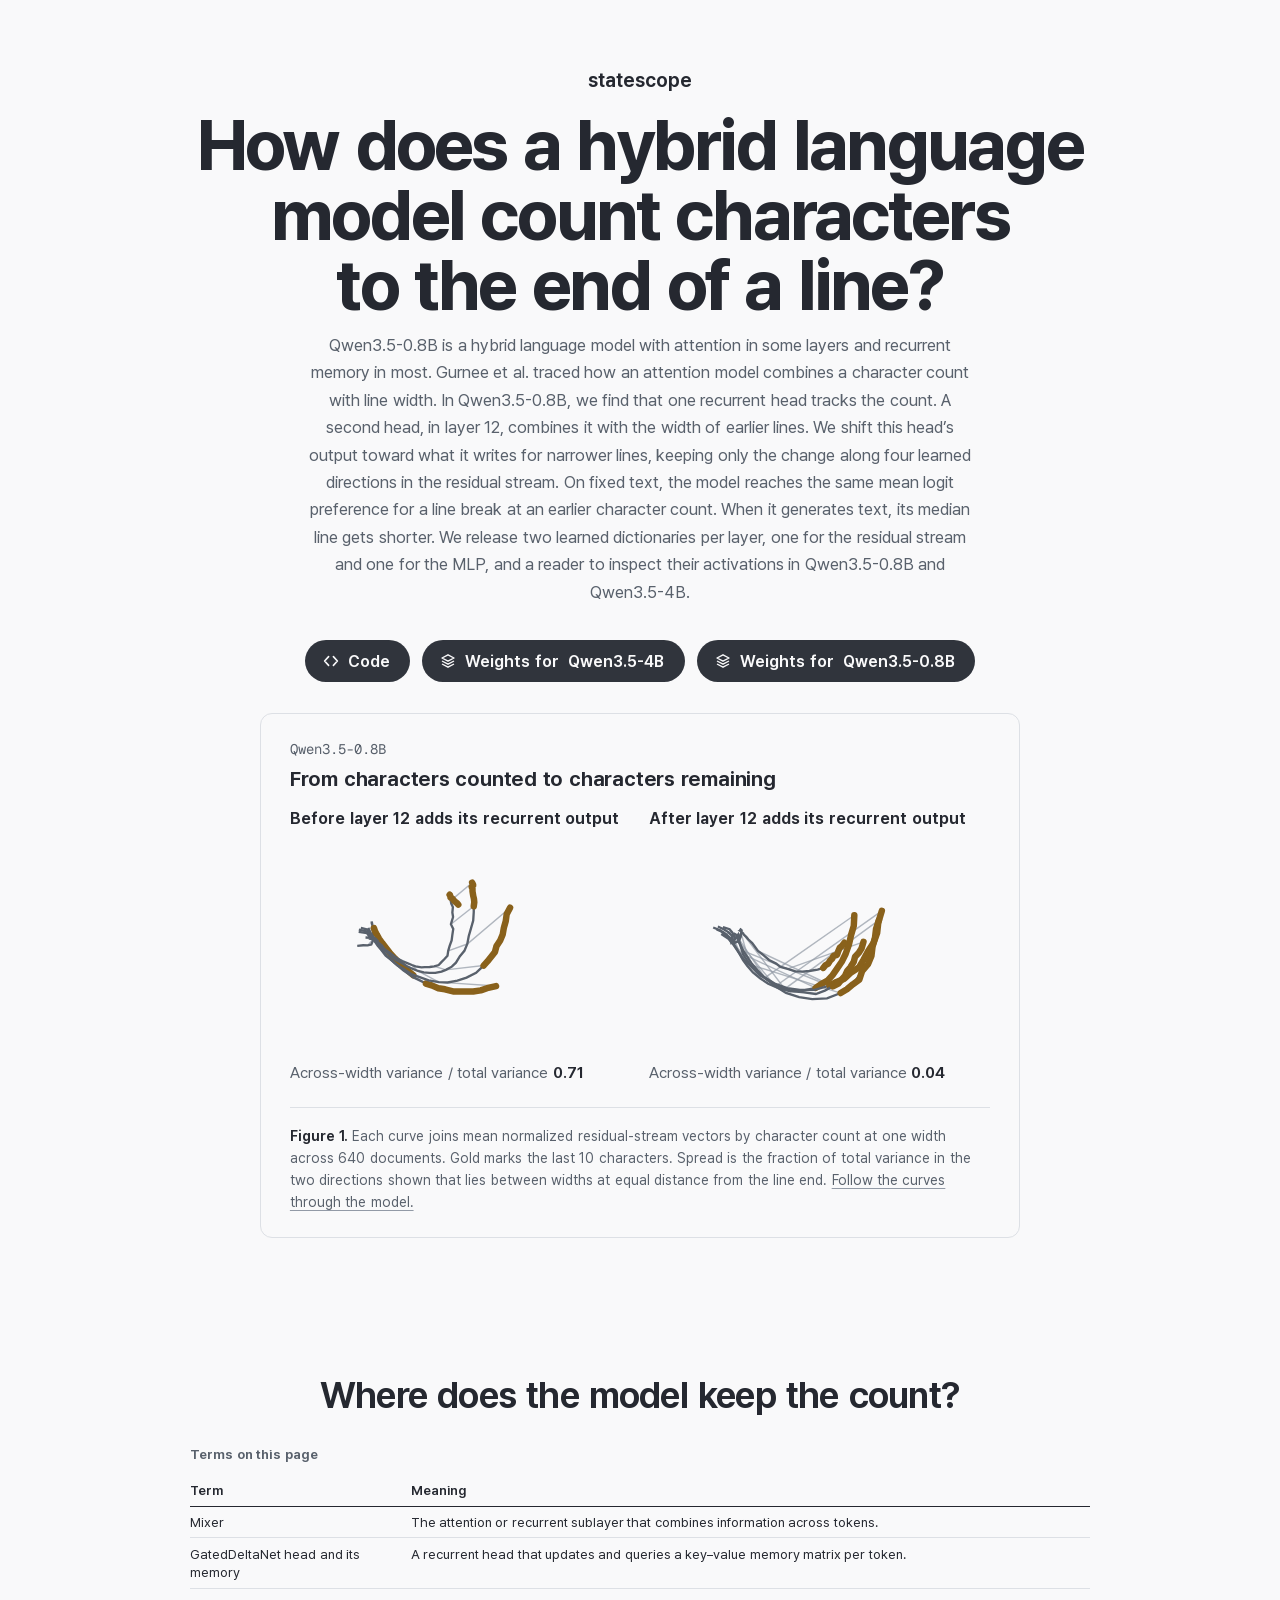
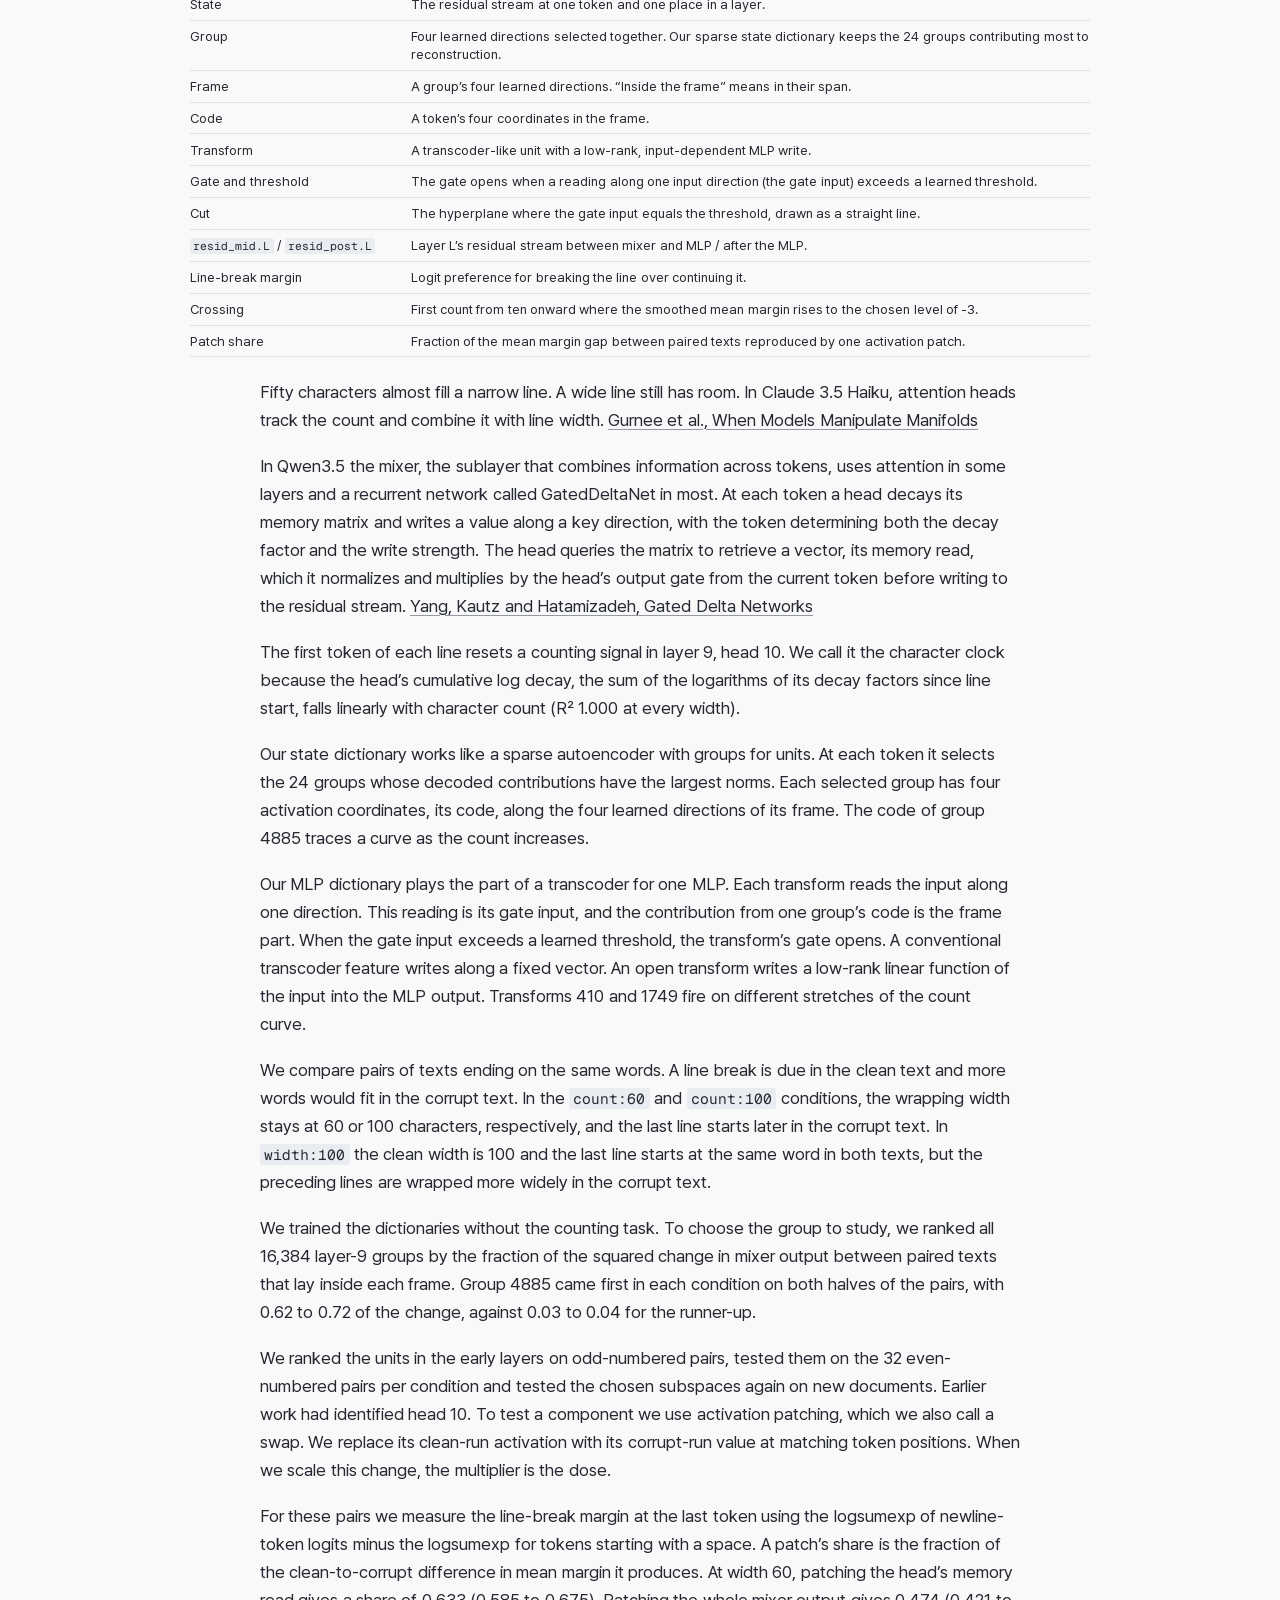
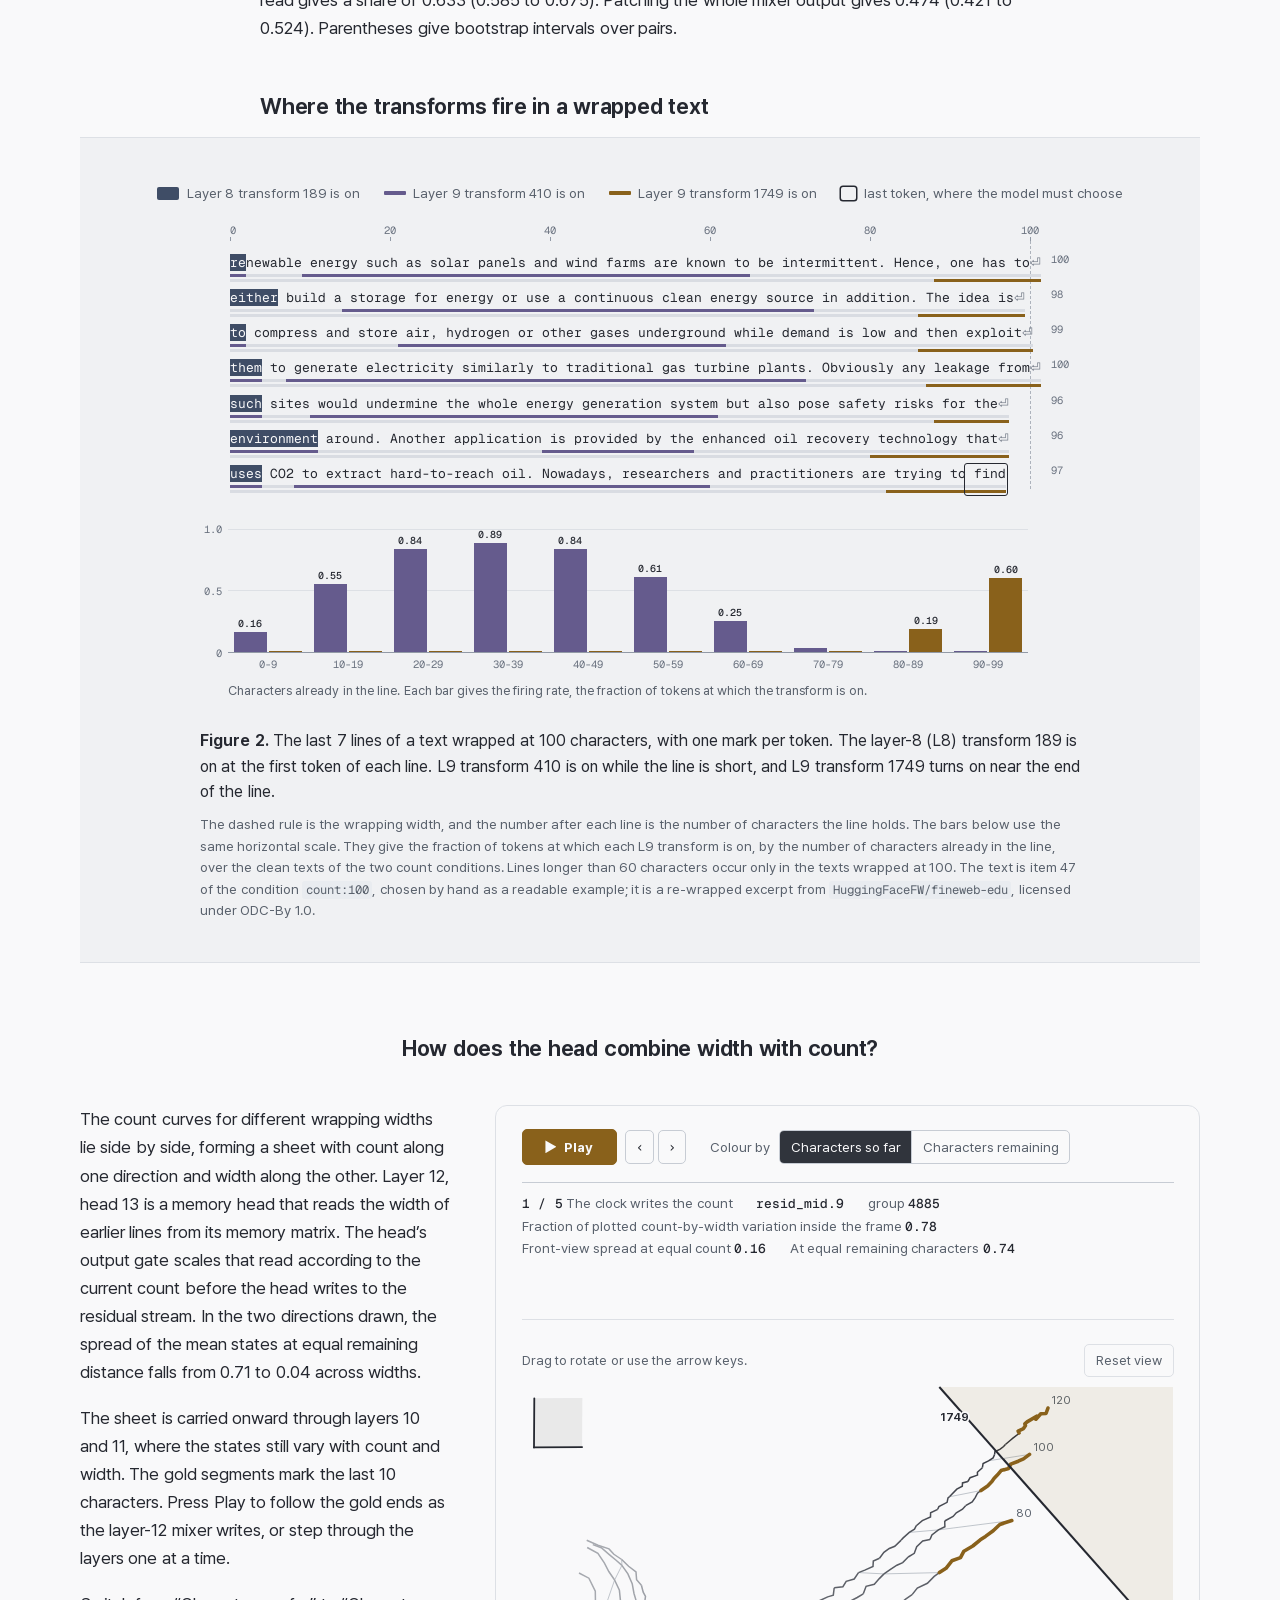
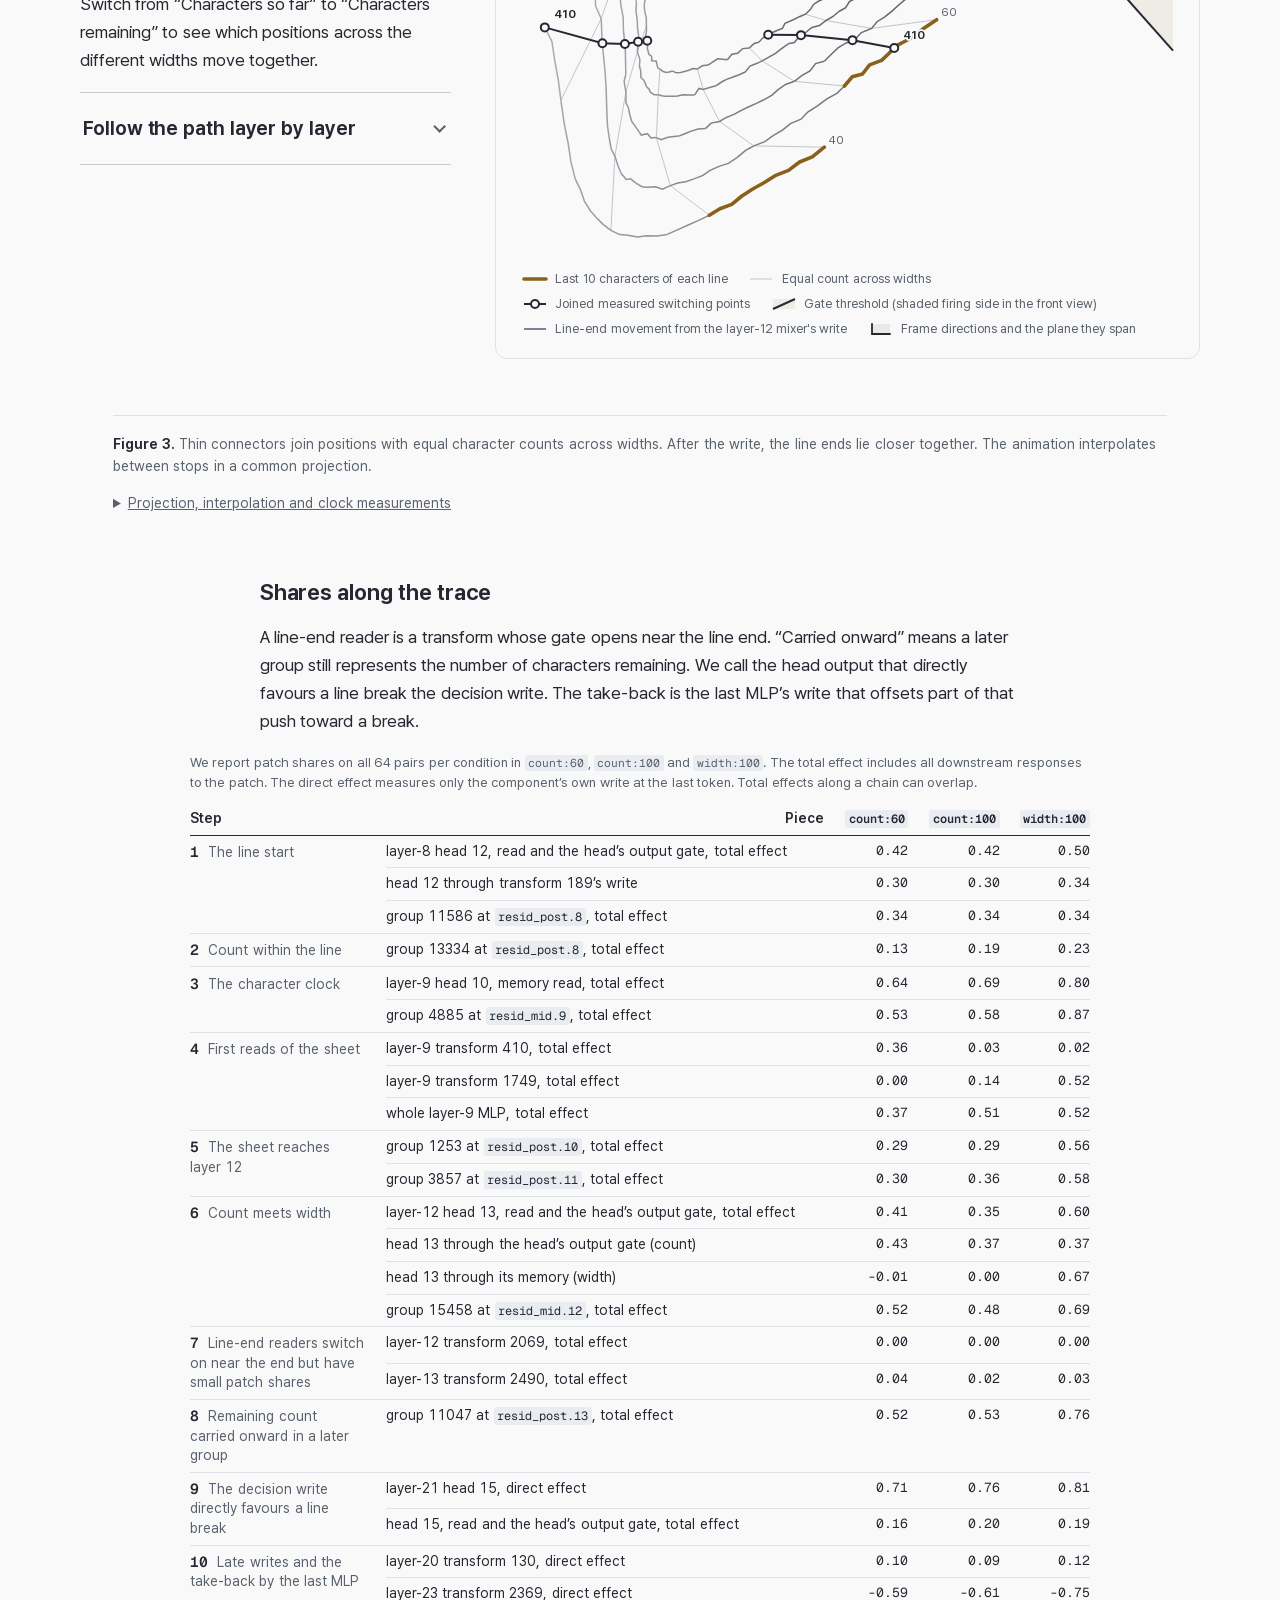
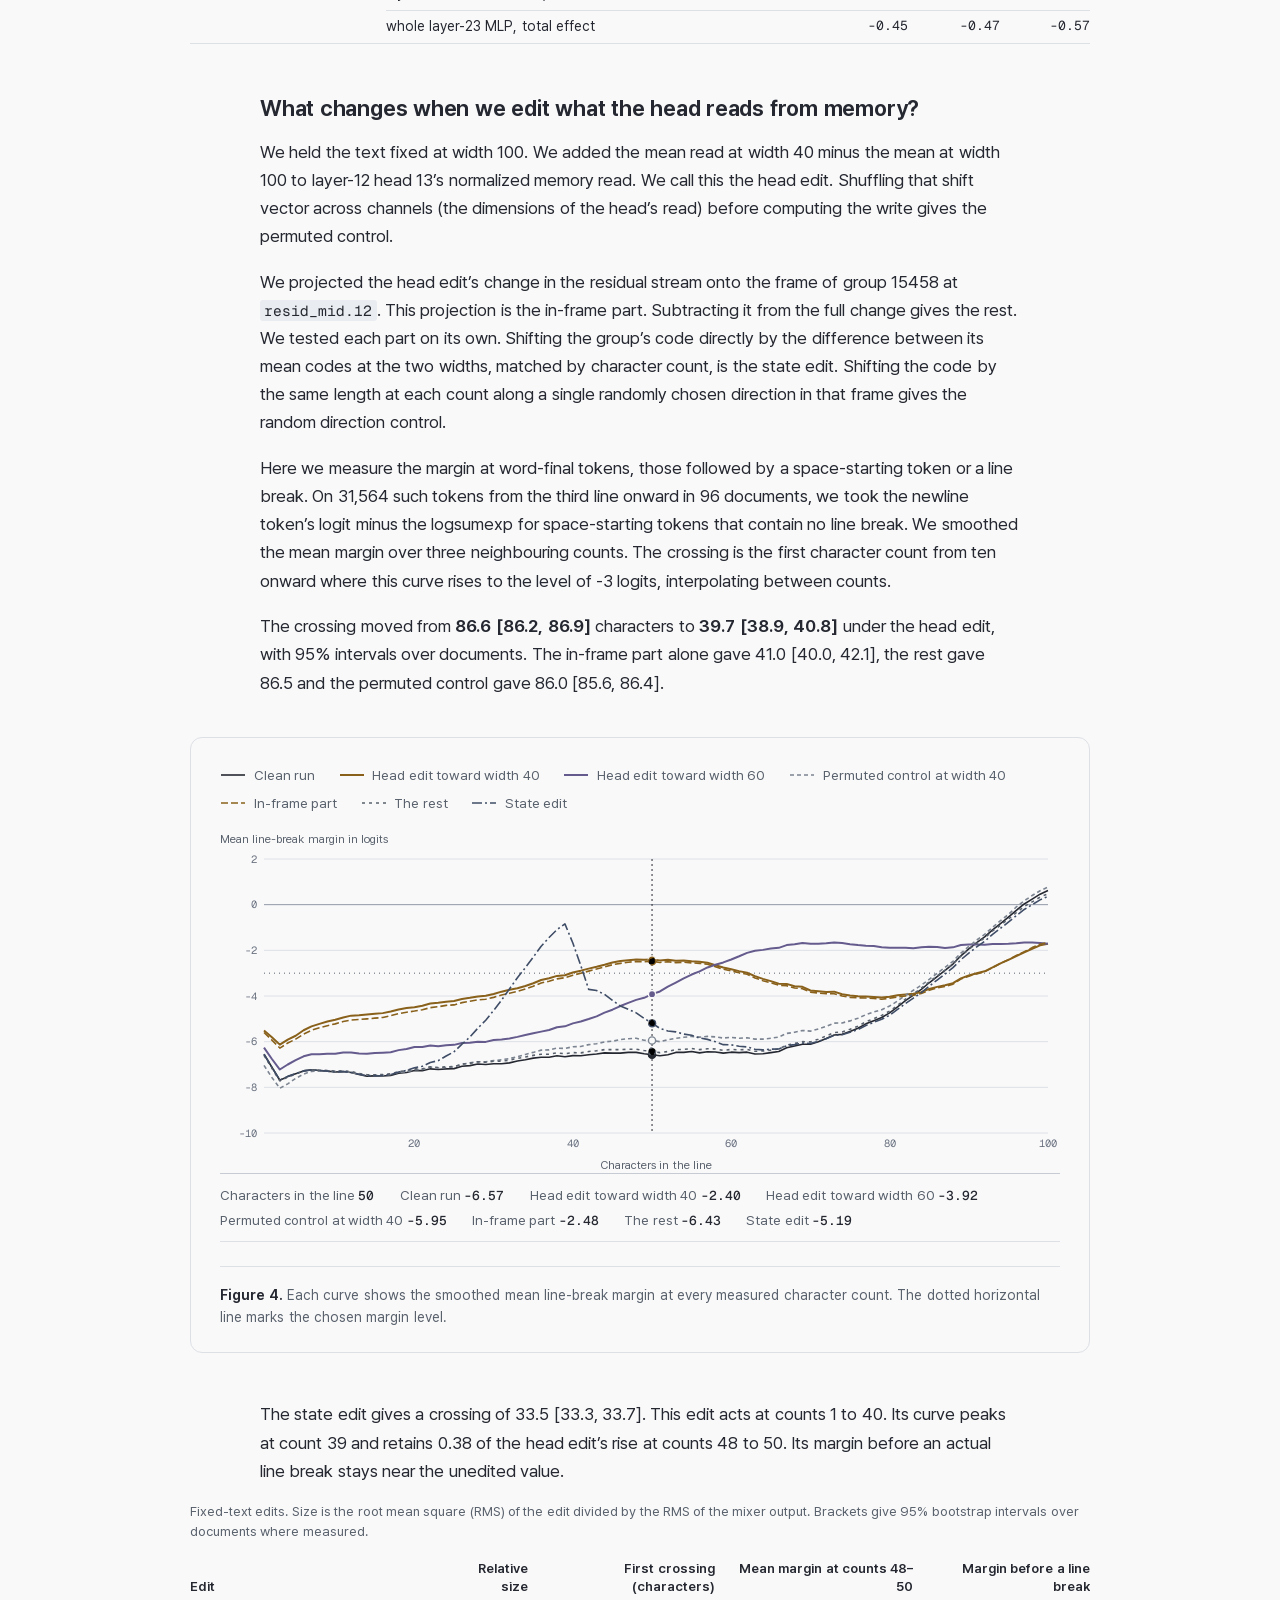
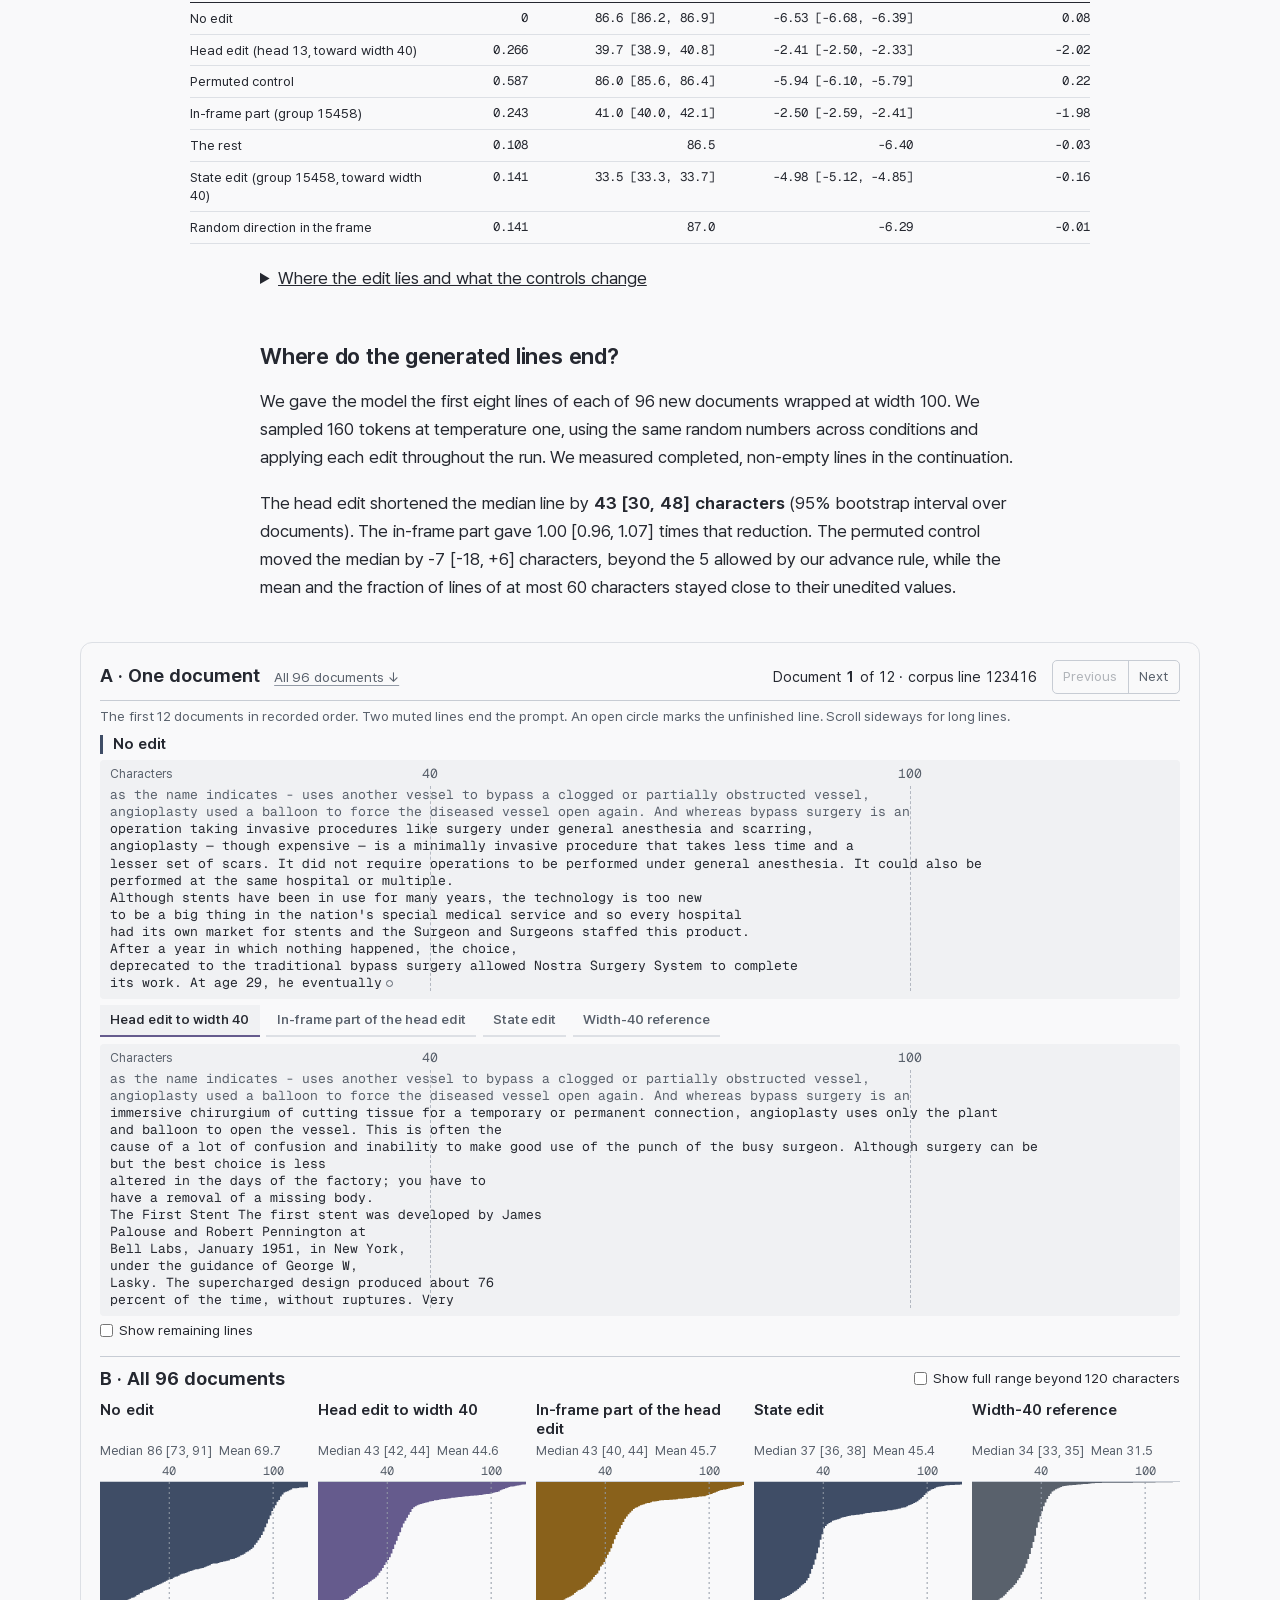
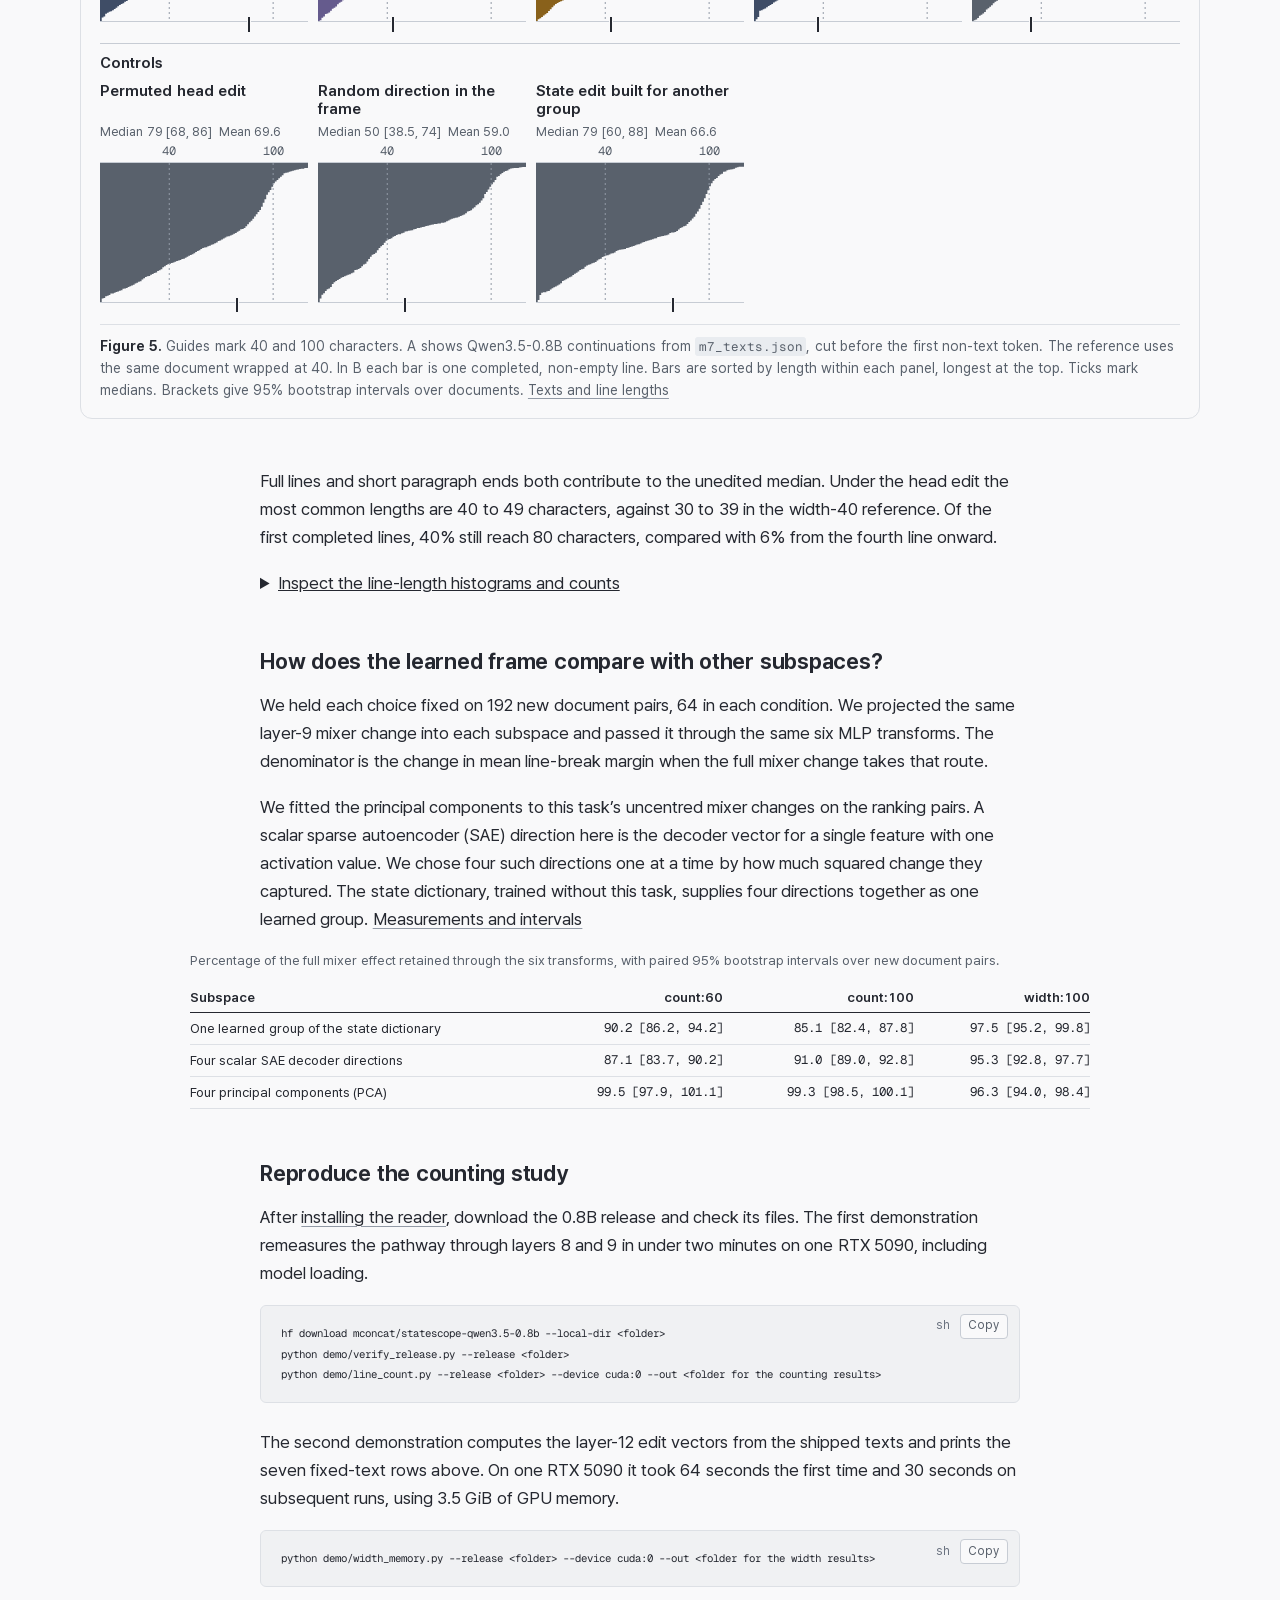
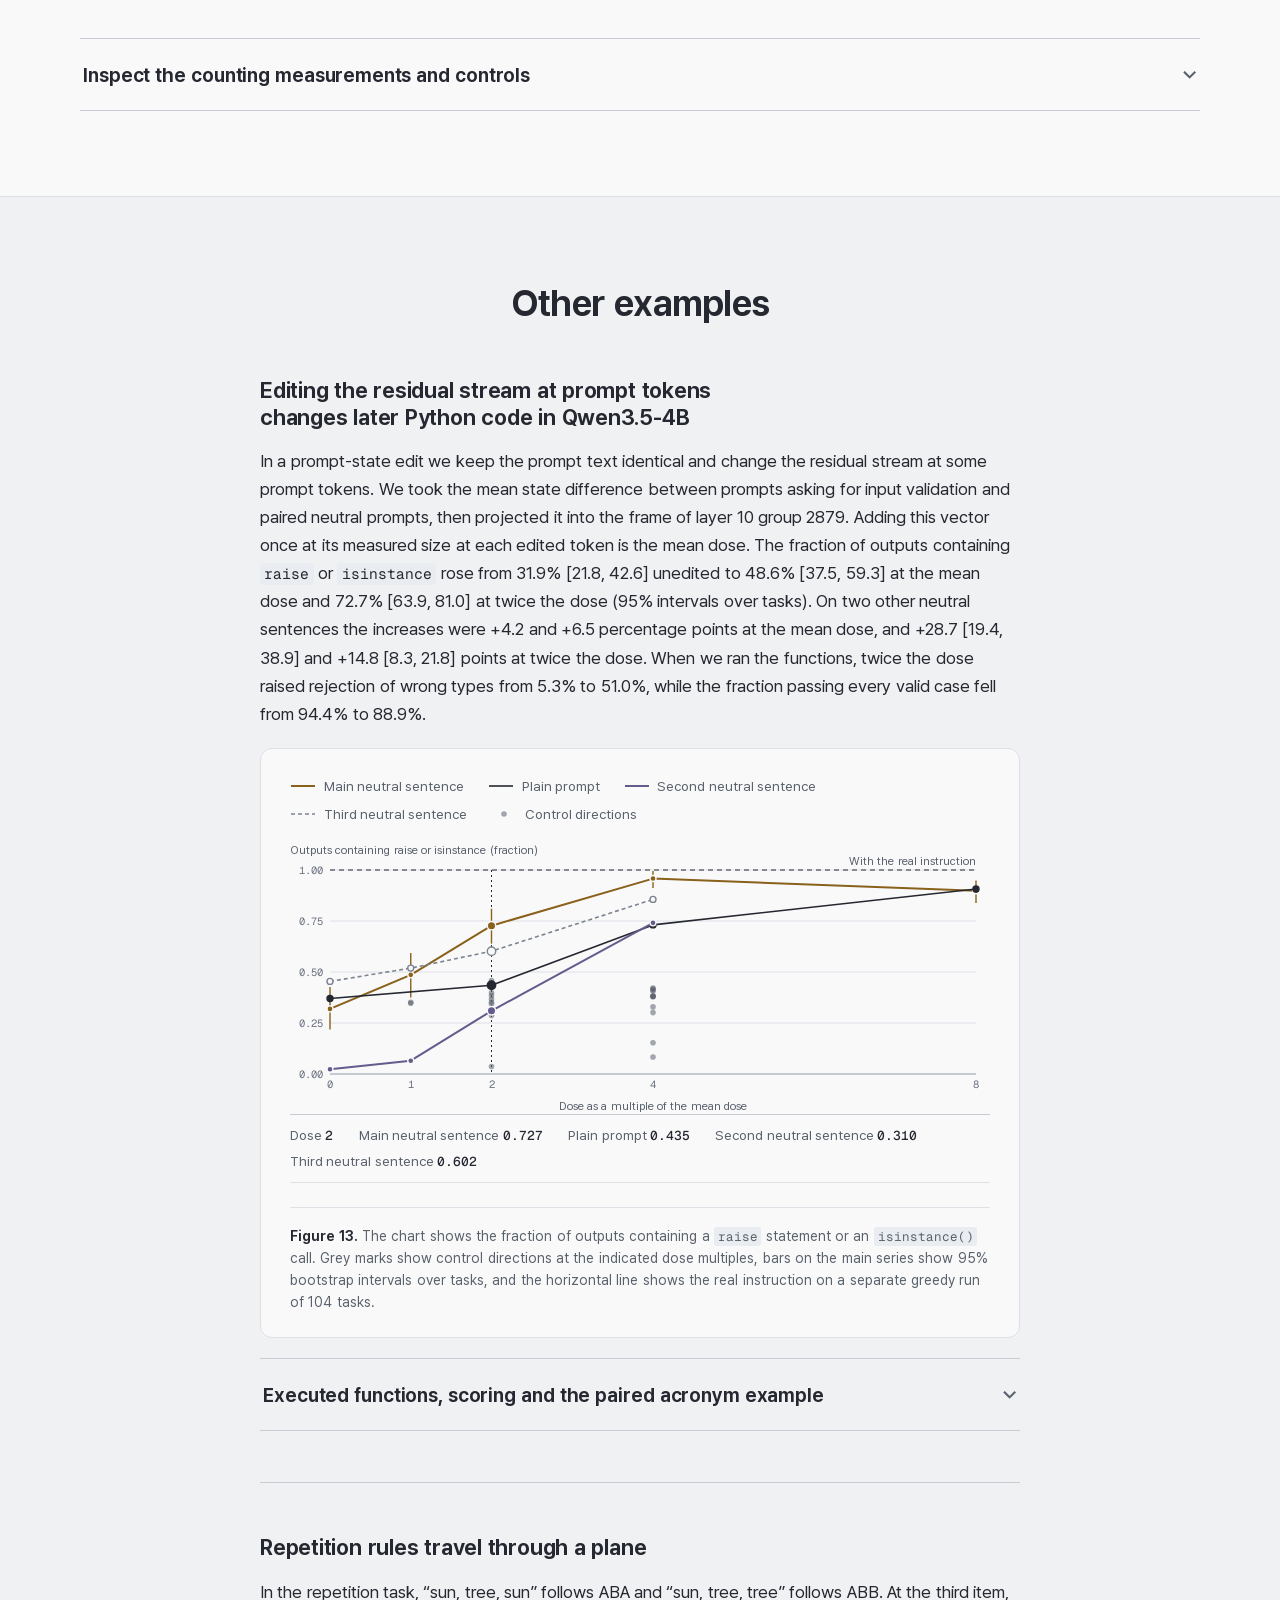
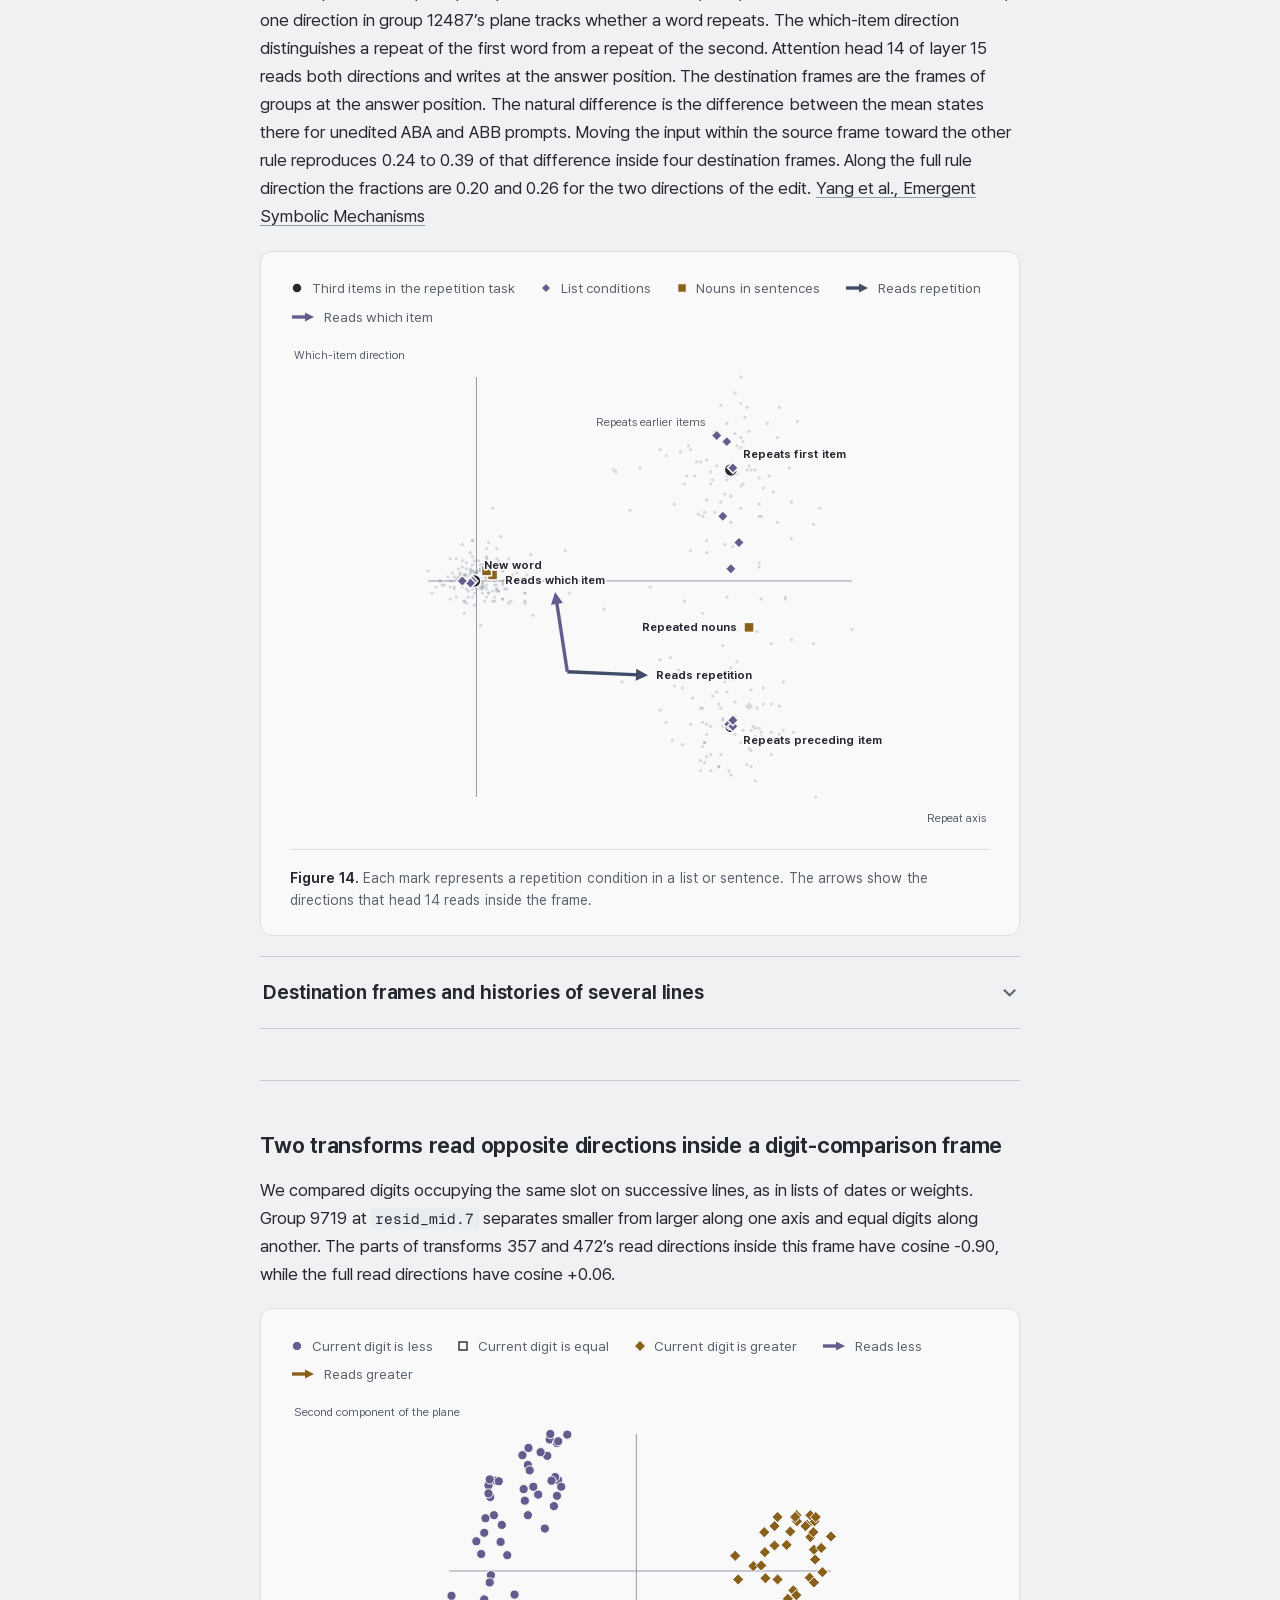
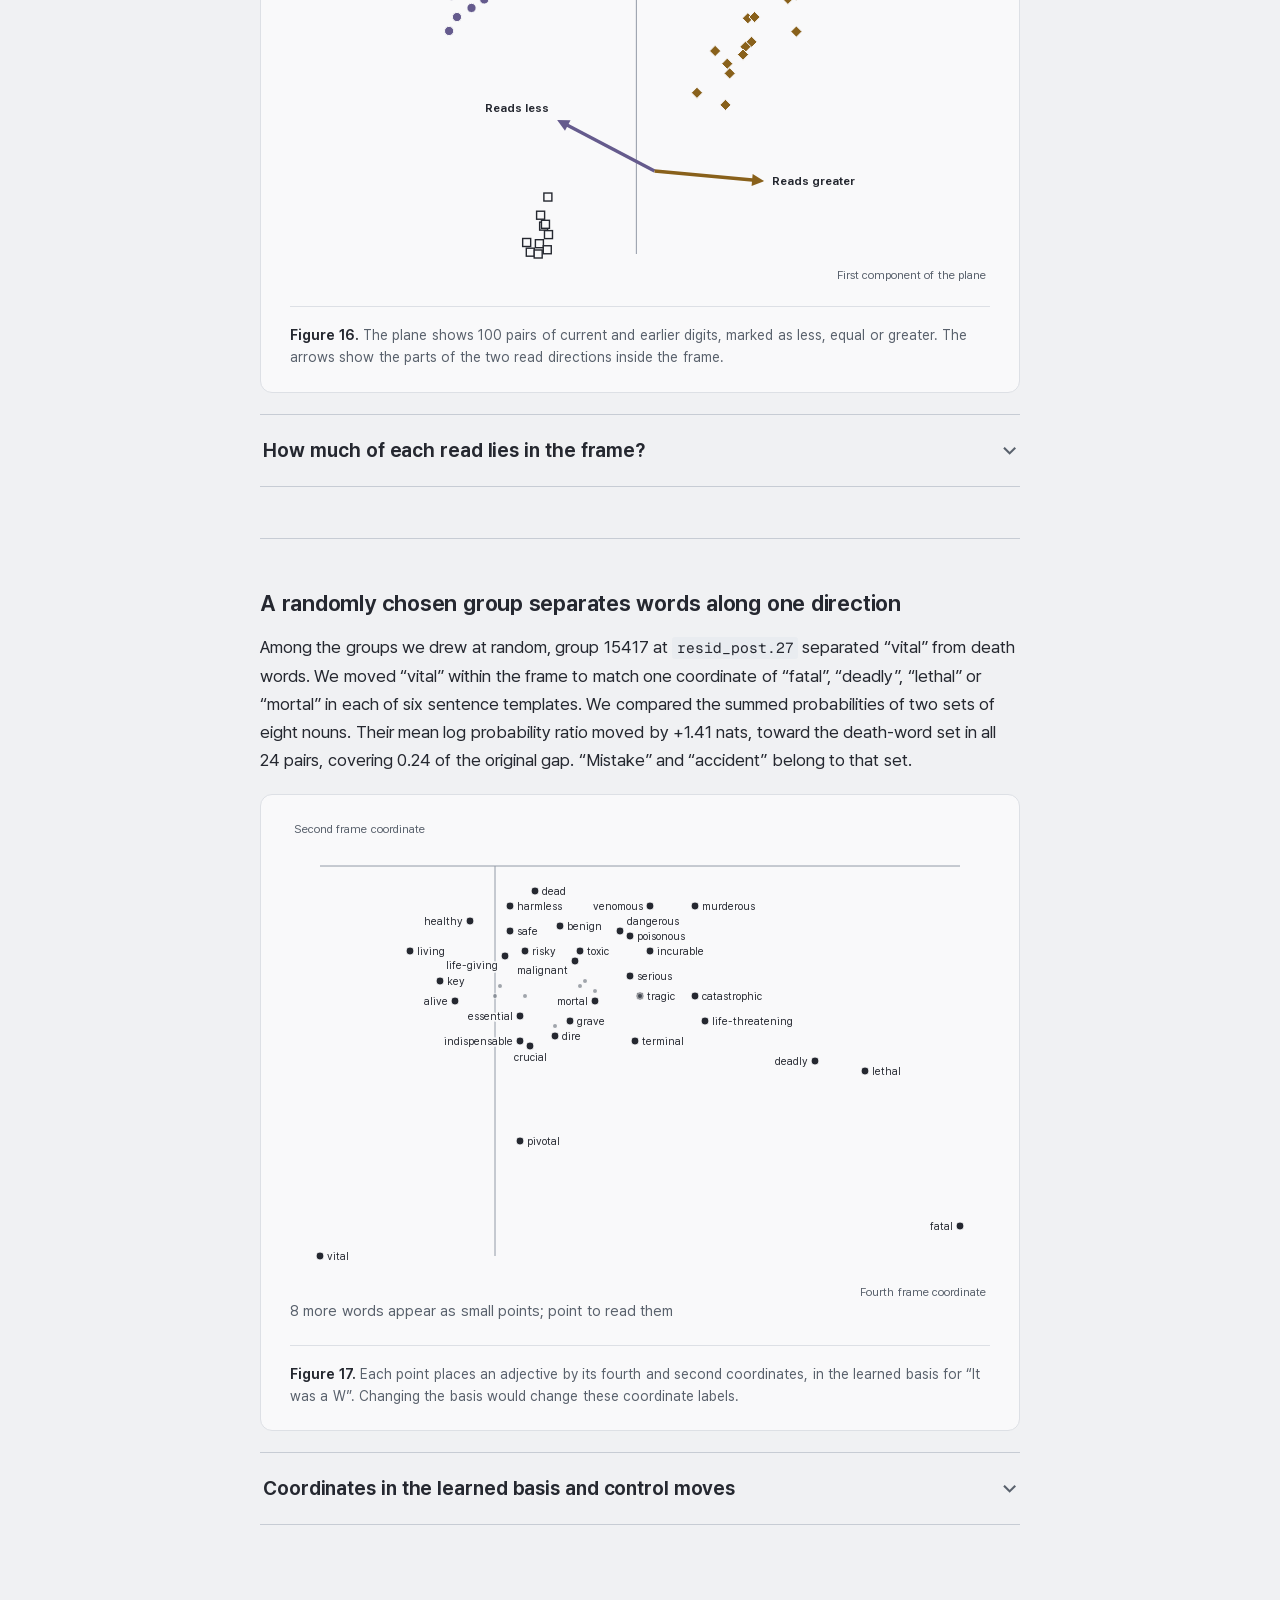
<file: index.html>
<!doctype html>
<!-- Generated by tools/build_page.py from tools/page.template.html and data/. Do not edit by hand. -->
<html lang="en">
<head>
<meta charset="utf-8">
<meta name="viewport" content="width=device-width, initial-scale=1">
<title>statescope: How does a hybrid language model count characters to the end of a line?</title>
<meta name="description" content="A recurrent head counts characters. A later head combines that count with line width. We change what that head reads from memory and measure where generated lines end.">
<meta property="og:type" content="website">
<meta property="og:title" content="statescope: How does a hybrid language model count characters to the end of a line?">
<meta property="og:description" content="A recurrent head counts characters. A later head combines that count with line width. We change what that head reads from memory and measure where generated lines end.">
<meta property="og:site_name" content="statescope">
<meta property="og:url" content="https://statescope.ai/">
<meta property="og:image" content="https://statescope.ai/assets/og-card.png">
<meta property="og:image:width" content="1200">
<meta property="og:image:height" content="630">
<meta property="og:image:alt" content="Mean residual-stream vectors at five wrapping widths before and after the recurrent head outputs are added in layer 12. Points at equal distances from the line end move closer together in the two directions shown.">
<meta name="twitter:card" content="summary_large_image">
<meta name="twitter:image" content="https://statescope.ai/assets/og-card.png">
<meta name="twitter:title" content="statescope: How does a hybrid language model count characters to the end of a line?">
<meta name="twitter:description" content="A recurrent head counts characters. A later head combines that count with line width. We change what that head reads from memory and measure where generated lines end.">
<meta name="color-scheme" content="light dark">
<link rel="icon" href="assets/favicon.svg" type="image/svg+xml">
<link rel="preload" href="assets/fonts/site-sans-var.woff2" as="font" type="font/woff2" crossorigin>
<link rel="preload" href="assets/fonts/geist-mono-var.woff2" as="font" type="font/woff2" crossorigin>
<link rel="stylesheet" href="assets/css/site.css">
<script>document.documentElement.classList.add("js");</script>
<style>html:not(.js) .needs-js { display: none; }</style>
</head>
<body>
<a class="skip" href="#main">Skip to the content</a>

<header class="hero" id="top">
  <p class="project-name">statescope</p>
  <h1>How does a hybrid language model count characters to the end of a line?</h1>
  <p class="sets">Qwen3.5-0.8B is a hybrid language model with attention in some layers and recurrent memory in most. Gurnee et al. traced how an attention model combines a character count with line width. In Qwen3.5-0.8B, we find that one recurrent head tracks the count. A second head, in layer 12, combines it with the width of earlier lines. We shift this head’s output toward what it writes for narrower lines, keeping only the change along four learned directions in the residual stream. On fixed text, the model reaches the same mean logit preference for a line break at an earlier character count. When it generates text, its median line gets shorter. We release two learned dictionaries per layer, one for the residual stream and one for the MLP, and a reader to inspect their activations in Qwen3.5-0.8B and Qwen3.5-4B.</p>
  <nav class="links" aria-label="Code and weights">
    <a class="pill" href="https://github.com/mconcat/statescope"><svg viewBox="0 0 16 16" width="16" height="16" aria-hidden="true"><path d="M5.6 3.6 1.6 8l4 4.4M10.4 3.6l4 4.4-4 4.4" fill="none" stroke="currentColor" stroke-width="1.6" stroke-linecap="round" stroke-linejoin="round"/></svg>Code</a>
    <a class="pill" href="https://huggingface.co/mconcat/statescope-qwen3.5-4b"><svg viewBox="0 0 16 16" width="16" height="16" aria-hidden="true"><path d="M8 1.8 14 5 8 8.2 2 5zM2 8l6 3.2L14 8M2 11l6 3.2 6-3.2" fill="none" stroke="currentColor" stroke-width="1.4" stroke-linejoin="round"/></svg>Weights for <span class="nw">Qwen3.5-4B</span></a>
    <a class="pill" href="https://huggingface.co/mconcat/statescope-qwen3.5-0.8b"><svg viewBox="0 0 16 16" width="16" height="16" aria-hidden="true"><path d="M8 1.8 14 5 8 8.2 2 5zM2 8l6 3.2L14 8M2 11l6 3.2 6-3.2" fill="none" stroke="currentColor" stroke-width="1.4" stroke-linejoin="round"/></svg>Weights for <span class="nw">Qwen3.5-0.8B</span></a>
  </nav>
</header>

<main id="main">


<section class="wrap research-overview" aria-label="Character counts before and after the recurrent sublayer in layer 12" id="abstract">
    <figure id="fig-overview" class="result">
      <p class="result-model">Qwen3.5-0.8B</p>
      <h3><a href="#story">From characters counted to characters remaining</a></h3>
      <div class="overview-pair">
        <div><h4>Before layer 12 adds its recurrent output</h4><svg viewBox="0 0 190 120" width="190" height="120"><path d="M43.2 59.2L46.4 55.5L44.5 51.7L44.2 52.4L45.3 53.8" class="mesh-connector"/><path d="M45.9 49.2L44.2 52.4L44.0 54.0L45.4 55.2L46.6 55.7" class="mesh-connector"/><path d="M46.7 49.6L43.6 49.7L43.5 52.1L45.1 53.9L46.0 55.0" class="mesh-connector"/><path d="M68.6 75.8L50.4 60.8L47.3 57.2L48.0 57.0L48.6 57.2" class="mesh-connector"/><path d="M75.6 80.4L59.7 70.2L56.4 65.6L56.0 63.7" class="mesh-connector"/><path d="M114.6 81.8L82.8 79.6L71.1 73.4L67.8 70.1" class="mesh-connector"/><path d="M107.7 70.4L86.7 72.8L80.2 70.8" class="mesh-connector"/><path d="M122.4 38.2L98.6 58.4L88.0 62.2" class="mesh-connector"/><path d="M102.2 37.4L89.5 47.4" class="mesh-connector"/><path d="M101.3 24.3L89.4 34.3" class="mesh-connector"/><path d="M37.4 59.4L40.7 59.1L43.2 59.2L45.2 58.7L46.0 56.9L46.1 54.2L46.1 51.6L45.9 49.2L45.7 47.1L45.5 46.2L45.4 45.9L45.5 47.1L46.7 49.6L48.3 53.2L51.4 58.0L55.5 63.3L61.4 69.4L68.6 75.8" class="path-line"/><path d="M46.7 49.6L47.3 51.3L48.3 53.2L49.6 55.5L51.4 58.0L53.4 60.6L55.5 63.3L58.3 66.4L61.4 69.4L64.7 72.5L68.6 75.8" class="mesh-end"/><path d="M42.0 54.8L45.4 55.0L46.4 55.5L46.6 56.0L46.2 55.8L45.3 54.8L44.5 53.6L44.2 52.4L43.9 51.3L43.6 50.4L43.6 49.7L43.5 49.5L43.6 49.7L44.1 50.7L44.6 52.2L46.2 54.6L47.7 57.4L50.4 60.8L53.9 65.0L58.1 68.9L63.0 73.0L69.0 77.1L75.6 80.4L82.5 83.0L90.7 84.8L97.7 84.8L106.1 84.2L114.6 81.8" class="path-line"/><path d="M75.6 80.4L78.8 81.4L82.5 83.0L86.2 83.6L90.7 84.8L93.9 84.8L97.7 84.8L101.9 84.8L106.1 84.2L109.6 83.0L114.6 81.8" class="mesh-end"/><path d="M39.4 49.4L42.6 50.3L44.5 51.7L45.4 53.3L45.3 54.2L45.0 54.6L44.5 54.4L44.0 54.0L43.7 53.7L43.3 53.0L43.6 52.4L43.6 52.2L43.5 52.1L43.9 52.7L44.3 53.1L44.8 54.0L45.9 55.4L47.3 57.2L48.8 59.4L50.9 61.9L53.2 64.9L56.2 67.2L59.7 70.2L63.5 72.5L67.4 75.1L72.1 76.8L77.1 78.6L82.8 79.6L87.7 79.8L93.1 78.8L98.2 77.1L103.5 74.4L107.7 70.4L111.9 65.5L114.8 59.7L118.3 53.1L120.0 45.7L122.4 38.2" class="path-line"/><path d="M107.7 70.4L109.8 68.1L111.9 65.5L114.0 62.8L114.8 59.7L116.9 56.4L118.3 53.1L118.9 49.6L120.0 45.7L120.5 41.9L122.4 38.2" class="mesh-end"/><path d="M38.3 50.4L41.9 51.2L44.2 52.4L45.9 54.4L46.3 55.2L45.8 55.5L46.0 55.5L45.4 55.2L44.9 55.0L44.7 54.4L45.0 54.4L44.7 53.8L45.1 53.9L45.2 54.1L46.2 54.7L46.3 55.1L47.1 56.3L48.0 57.0L49.3 58.6L50.7 60.1L52.7 62.0L54.6 63.5L56.4 65.6L59.1 67.4L62.1 69.0L64.9 70.6L67.7 72.0L71.1 73.4L74.4 74.2L77.5 74.5L80.8 74.5L84.3 73.8L86.7 72.8L90.0 71.0L92.3 68.8L94.5 65.2L97.0 62.2L98.6 58.4L99.4 54.1L100.7 49.6L101.9 45.4L102.2 40.6L102.2 37.4L102.3 33.2L101.7 30.3L101.5 27.6L101.9 25.8L101.3 24.3" class="path-line"/><path d="M102.2 37.4L102.5 35.2L102.3 33.2L101.9 31.6L101.7 30.3L101.5 29.1L101.5 27.6L101.0 26.6L101.9 25.8L101.8 25.3L101.3 24.3" class="mesh-end"/><path d="M38.2 51.7L42.8 52.4L45.3 53.8L47.7 55.6L48.1 56.0L48.1 56.0L47.2 55.9L46.6 55.7L46.3 55.1L45.9 55.3L45.8 55.0L46.2 54.9L46.0 55.0L45.9 54.8L46.6 55.5L47.0 55.8L47.7 56.2L48.6 57.2L49.7 58.1L51.2 59.3L52.2 60.8L53.8 62.1L56.0 63.7L57.7 65.0L60.0 66.6L62.5 67.9L65.2 69.0L67.8 70.1L69.8 70.8L73.1 71.4L75.0 71.3L77.7 71.2L80.2 70.8L82.7 70.1L84.2 68.5L85.8 66.9L87.6 64.9L88.0 62.2L88.8 59.5L89.9 56.4L90.3 53.3L90.8 50.0L89.5 47.4L90.7 43.4L90.3 40.9L90.6 37.9L89.7 35.9L89.4 34.3L89.0 32.3L88.8 31.6L88.7 30.8L88.9 30.7L88.8 31.0L89.0 31.4L89.3 32.5L90.5 33.3L91.7 34.7L93.6 36.5" class="path-line"/><path d="M88.8 31.0L89.0 31.2L89.0 31.4L89.4 32.3L89.3 32.5L89.9 32.9L90.5 33.3L91.3 34.4L91.7 34.7L92.8 35.6L93.6 36.5" class="mesh-end"/></svg><p>Across-width variance / total variance <b>0.71</b></p></div>
        <div><h4>After layer 12 adds its recurrent output</h4><svg viewBox="0 0 190 120" width="190" height="120"><path d="M47.3 59.3L46.3 52.0L44.1 51.8L43.2 53.2L41.9 53.1" class="mesh-connector"/><path d="M61.8 77.5L47.0 57.4L46.1 54.8L46.4 56.7L45.6 57.2" class="mesh-connector"/><path d="M92.7 82.8L49.9 63.0L46.9 53.0L47.9 55.5L46.9 57.9" class="mesh-connector"/><path d="M114.2 42.4L64.5 77.1L48.5 53.4L49.2 53.6L49.0 57.2" class="mesh-connector"/><path d="M100.4 81.6L52.5 62.3L49.6 53.5L51.0 54.5" class="mesh-connector"/><path d="M129.5 40.0L70.3 81.9L50.5 57.9L51.2 51.3" class="mesh-connector"/><path d="M106.6 85.7L56.1 69.8L50.6 50.2" class="mesh-connector"/><path d="M127.9 45.1L75.5 83.4L52.6 53.1" class="mesh-connector"/><path d="M102.3 81.9L60.6 62.3" class="mesh-connector"/><path d="M119.3 57.2L77.1 72.2" class="mesh-connector"/><path d="M40.2 52.8L44.2 55.5L47.3 59.3L50.2 63.6L52.3 67.3L54.6 70.5L57.8 74.2L61.8 77.5L66.3 80.5L72.0 83.0L78.6 84.7L85.3 84.4L92.7 82.8L99.3 78.8L104.5 72.3L109.4 63.8L112.4 53.4L114.2 42.4" class="path-line"/><path d="M92.7 82.8L95.5 80.9L99.3 78.8L102.1 75.7L104.5 72.3L107.2 68.3L109.4 63.8L111.2 58.7L112.4 53.4L113.9 48.3L114.2 42.4" class="mesh-end"/><path d="M41.1 49.0L44.8 50.2L46.3 52.0L47.3 53.9L47.8 55.5L47.4 56.2L46.7 56.9L47.0 57.4L47.1 58.1L47.3 58.7L47.9 59.8L48.9 61.2L49.9 63.0L51.7 65.5L53.7 68.1L56.7 70.9L60.2 74.2L64.5 77.1L70.3 80.6L76.9 82.9L83.9 84.0L92.1 83.9L100.4 81.6L108.7 77.7L116.9 71.3L121.9 62.3L126.9 52.2L129.5 40.0" class="path-line"/><path d="M100.4 81.6L104.3 79.5L108.7 77.7L112.4 74.2L116.9 71.3L119.2 67.3L121.9 62.3L124.9 57.8L126.9 52.2L127.5 46.6L129.5 40.0" class="mesh-end"/><path d="M38.3 48.7L41.8 50.3L44.1 51.8L45.8 53.5L46.4 54.7L46.4 55.0L46.4 55.0L46.1 54.8L46.2 54.5L46.1 54.2L46.6 53.8L46.9 53.3L46.9 53.0L47.3 53.0L47.5 52.7L47.8 52.8L48.2 53.1L48.5 53.4L48.7 54.2L49.6 55.7L50.0 57.5L51.0 59.3L52.5 62.3L54.5 65.3L57.0 69.1L60.3 72.9L64.8 77.7L70.3 81.9L76.2 85.6L83.5 87.9L90.8 89.1L99.0 88.6L106.6 85.7L113.4 80.8L118.5 73.5L123.7 65.1L125.7 54.9L127.9 45.1" class="path-line"/><path d="M106.6 85.7L110.1 83.6L113.4 80.8L117.0 78.2L118.5 73.5L121.8 69.6L123.7 65.1L124.3 60.1L125.7 54.9L126.3 49.9L127.9 45.1" class="mesh-end"/><path d="M37.6 50.3L41.2 51.8L43.2 53.2L45.3 55.2L46.2 56.2L46.0 56.4L46.4 56.7L46.4 56.7L46.3 56.7L46.5 56.4L47.1 56.4L47.2 56.0L47.9 55.5L47.9 55.2L48.8 55.0L48.7 54.4L49.1 54.4L49.2 53.6L49.6 53.6L49.6 53.3L49.9 53.3L49.8 53.1L49.6 53.5L49.7 53.9L50.1 54.2L50.1 55.3L50.0 56.3L50.5 57.9L51.0 59.8L51.6 61.7L52.4 64.2L54.2 66.9L56.1 69.8L58.8 72.6L61.7 75.8L66.0 78.3L70.6 81.2L75.5 83.4L80.6 84.7L86.2 85.3L92.8 86.2L97.8 84.3L102.3 81.9L107.0 78.4L110.2 73.5L113.9 68.3L116.7 63.3L119.3 57.2" class="path-line"/><path d="M102.3 81.9L105.3 80.4L107.0 78.4L109.0 76.1L110.2 73.5L112.0 71.3L113.9 68.3L114.6 65.5L116.7 63.3L118.2 60.9L119.3 57.2" class="mesh-end"/><path d="M35.7 49.2L39.8 50.9L41.9 53.1L44.3 55.0L45.6 56.2L45.9 56.8L45.8 57.0L45.6 57.2L45.7 57.3L45.8 57.8L46.1 57.6L46.8 57.7L46.9 57.9L47.2 57.5L47.8 57.8L48.2 57.4L48.8 57.2L49.0 57.2L49.6 56.4L50.1 56.0L50.4 55.7L50.7 55.1L51.0 54.5L51.1 53.8L51.1 53.2L51.3 52.2L51.4 51.7L51.2 51.3L50.6 51.0L51.3 50.6L50.5 49.9L50.8 50.2L50.6 50.2L51.2 50.5L51.5 51.4L51.4 51.6L52.4 52.5L52.6 53.1L54.2 54.6L55.3 55.9L57.4 57.9L59.0 60.1L60.6 62.3L63.8 64.7L66.8 67.3L70.7 69.3L73.1 71.1L77.1 72.2L81.5 73.6L85.2 73.8L89.1 73.4L93.8 72.7L96.9 71.7L99.7 69.3L101.9 66.5L104.6 64.4L106.1 60.5L108.7 57.7" class="path-line"/><path d="M96.9 71.7L98.1 70.2L99.7 69.3L100.7 67.6L101.9 66.5L102.6 65.0L104.6 64.4L105.2 62.6L106.1 60.5L107.3 59.5L108.7 57.7" class="mesh-end"/></svg><p>Across-width variance / total variance <b>0.04</b></p></div>
      </div>
      <figcaption><b>Figure 1.</b> Each curve joins mean normalized residual-stream vectors by character count at one width across 640 documents. Gold marks the last 10 characters. Spread is the fraction of total variance in the two directions shown that lies between widths at equal distance from the line end. <a href="#story">Follow the curves through the model.</a></figcaption>
    </figure>
</section>

<section class="band" aria-labelledby="example">
  <div class="wrap study">
    <h2 id="example"><a href="#example">Where does the model keep the count?</a></h2>
    <div class="table-wrap" id="terms">
      <table>
        <caption><strong>Terms on this page</strong></caption>
        <thead><tr><th scope="col">Term</th><th scope="col">Meaning</th></tr></thead>
        <tbody>
          <tr><th scope="row">Mixer</th><td>The attention or recurrent sublayer that combines information across tokens.</td></tr>
          <tr><th scope="row">GatedDeltaNet head and its memory</th><td>A recurrent head that updates and queries a key–value memory matrix per token.</td></tr>
          <tr><th scope="row">State</th><td>The residual stream at one token and one place in a layer.</td></tr>
          <tr><th scope="row">Group</th><td>Four learned directions selected together. Our sparse state dictionary keeps the 24 groups contributing most to reconstruction.</td></tr>
          <tr><th scope="row">Frame</th><td>A group’s four learned directions. “Inside the frame” means in their span.</td></tr>
          <tr><th scope="row">Code</th><td>A token’s four coordinates in the frame.</td></tr>
          <tr><th scope="row">Transform</th><td>A transcoder-like unit with a low-rank, input-dependent MLP write.</td></tr>
          <tr><th scope="row">Gate and threshold</th><td>The gate opens when a reading along one input direction (the gate input) exceeds a learned threshold.</td></tr>
          <tr><th scope="row">Cut</th><td>The hyperplane where the gate input equals the threshold, drawn as a straight line.</td></tr>
          <tr><th scope="row"><code>resid_mid.L</code> / <code>resid_post.L</code></th><td>Layer L’s residual stream between mixer and MLP / after the MLP.</td></tr>
          <tr><th scope="row">Line-break margin</th><td>Logit preference for breaking the line over continuing it.</td></tr>
          <tr><th scope="row">Crossing</th><td>First count from ten onward where the smoothed mean margin rises to the chosen level of -3.</td></tr>
          <tr><th scope="row">Patch share</th><td>Fraction of the mean margin gap between paired texts reproduced by one activation patch.</td></tr>
        </tbody>
      </table>
    </div>
    <p class="lead">Fifty characters almost fill a narrow line. A wide line still has room. In Claude 3.5 Haiku, attention heads track the count and combine it with line width. <a href="https://arxiv.org/abs/2601.04480">Gurnee et al., When Models Manipulate Manifolds</a></p>
    <p>In Qwen3.5 the mixer, the sublayer that combines information across tokens, uses attention in some layers and a recurrent network called GatedDeltaNet in most. At each token a head decays its memory matrix and writes a value along a key direction, with the token determining both the decay factor and the write strength. The head queries the matrix to retrieve a vector, its memory read, which it normalizes and multiplies by the head’s output gate from the current token before writing to the residual stream. <a href="https://arxiv.org/abs/2412.06464">Yang, Kautz and Hatamizadeh, Gated Delta Networks</a></p>
    <p>The first token of each line resets a counting signal in layer 9, head 10. We call it the character clock because the head’s cumulative log decay, the sum of the logarithms of its decay factors since line start, falls linearly with character count (R² 1.000 at every width).</p>
    <p>Our state dictionary works like a sparse autoencoder with groups for units. At each token it selects the 24 groups whose decoded contributions have the largest norms. Each selected group has four activation coordinates, its code, along the four learned directions of its frame. The code of group 4885 traces a curve as the count increases.</p>
    <p>Our MLP dictionary plays the part of a transcoder for one MLP. Each transform reads the input along one direction. This reading is its gate input, and the contribution from one group’s code is the frame part. When the gate input exceeds a learned threshold, the transform’s gate opens. A conventional transcoder feature writes along a fixed vector. An open transform writes a low-rank linear function of the input into the MLP output. Transforms 410 and 1749 fire on different stretches of the count curve.</p>
    <p>We compare pairs of texts ending on the same words. A line break is due in the clean text and more words would fit in the corrupt text. In the <code>count:60</code> and <code>count:100</code> conditions, the wrapping width stays at 60 or 100 characters, respectively, and the last line starts later in the corrupt text. In <code>width:100</code> the clean width is 100 and the last line starts at the same word in both texts, but the preceding lines are wrapped more widely in the corrupt text.</p>
    <p>We trained the dictionaries without the counting task. To choose the group to study, we ranked all 16,384 layer-9 groups by the fraction of the squared change in mixer output between paired texts that lay inside each frame. Group 4885 came first in each condition on both halves of the pairs, with 0.62 to 0.72 of the change, against 0.03 to 0.04 for the runner-up.</p>
    <p>We ranked the units in the early layers on odd-numbered pairs, tested them on the 32 even-numbered pairs per condition and tested the chosen subspaces again on new documents. Earlier work had identified head 10. To test a component we use activation patching, which we also call a swap. We replace its clean-run activation with its corrupt-run value at matching token positions. When we scale this change, the multiplier is the dose.</p>
    <p>For these pairs we measure the line-break margin at the last token using the logsumexp of newline-token logits minus the logsumexp for tokens starting with a space. A patch’s share is the fraction of the clean-to-corrupt difference in mean margin it produces. At width 60, patching the head’s memory read gives a share of 0.633 (0.585 to 0.675). Patching the whole mixer output gives 0.474 (0.421 to 0.524). Parentheses give bootstrap intervals over pairs.</p>
    <h3>Where the transforms fire in a wrapped text</h3>
<figure class="teaser band tint" id="fig-lead">
  <div class="wrap">
  <ul class="keys" aria-hidden="true">
    <li><span class="swatch a"></span>Layer 8 transform 189 is on</li>
    <li><span class="swatch b"></span>Layer 9 transform 410 is on</li>
    <li><span class="swatch c"></span>Layer 9 transform 1749 is on</li>
    <li><span class="swatch last"></span>last token, where the model must choose</li>
  </ul>
  <div class="lead-body">
    <div class="tscroll" tabindex="0" role="region" aria-label="The last lines of one wrapped text, with a mark at each token where one of the three transforms is on">
<div class="ttext" data-items data-cell="count:100" data-item="47" data-first="126" style="--w:100">
<div class="ruler" aria-hidden="true"><span style="--at:0">0</span><span style="--at:20">20</span><span style="--at:40">40</span><span style="--at:60">60</span><span style="--at:80">80</span><span style="--at:100">100</span></div>
<div class="tline"><span class="tok a b" data-i="126" data-c="2">re</span><span class="tok" data-i="127" data-c="5">new</span><span class="tok" data-i="128" data-c="9">able</span><span class="tok b" data-i="129" data-c="16"> energy</span><span class="tok b" data-i="130" data-c="21"> such</span><span class="tok b" data-i="131" data-c="24"> as</span><span class="tok b" data-i="132" data-c="30"> solar</span><span class="tok b" data-i="133" data-c="37"> panels</span><span class="tok b" data-i="134" data-c="41"> and</span><span class="tok b" data-i="135" data-c="46"> wind</span><span class="tok b" data-i="136" data-c="52"> farms</span><span class="tok b" data-i="137" data-c="56"> are</span><span class="tok b" data-i="138" data-c="62"> known</span><span class="tok b" data-i="139" data-c="65"> to</span><span class="tok" data-i="140" data-c="68"> be</span><span class="tok" data-i="141" data-c="81"> intermittent</span><span class="tok" data-i="142" data-c="82">.</span><span class="tok" data-i="143" data-c="88"> Hence</span><span class="tok c" data-i="144" data-c="89">,</span><span class="tok c" data-i="145" data-c="93"> one</span><span class="tok c" data-i="146" data-c="97"> has</span><span class="tok c" data-i="147" data-c="100"> to</span><span class="tok c nl" data-i="148" data-c="0">⏎</span><span class="count" aria-hidden="true">100</span></div>
<div class="tline"><span class="tok a" data-i="149" data-c="6">either</span><span class="tok" data-i="150" data-c="12"> build</span><span class="tok" data-i="151" data-c="14"> a</span><span class="tok b" data-i="152" data-c="22"> storage</span><span class="tok b" data-i="153" data-c="26"> for</span><span class="tok b" data-i="154" data-c="33"> energy</span><span class="tok b" data-i="155" data-c="36"> or</span><span class="tok b" data-i="156" data-c="40"> use</span><span class="tok b" data-i="157" data-c="42"> a</span><span class="tok b" data-i="158" data-c="53"> continuous</span><span class="tok b" data-i="159" data-c="59"> clean</span><span class="tok b" data-i="160" data-c="66"> energy</span><span class="tok b" data-i="161" data-c="73"> source</span><span class="tok" data-i="162" data-c="76"> in</span><span class="tok" data-i="163" data-c="85"> addition</span><span class="tok" data-i="164" data-c="86">.</span><span class="tok c" data-i="165" data-c="90"> The</span><span class="tok c" data-i="166" data-c="95"> idea</span><span class="tok c" data-i="167" data-c="98"> is</span><span class="tok c nl" data-i="168" data-c="0">⏎</span><span class="count" aria-hidden="true">98</span></div>
<div class="tline"><span class="tok a b" data-i="169" data-c="2">to</span><span class="tok" data-i="170" data-c="11"> compress</span><span class="tok" data-i="171" data-c="15"> and</span><span class="tok" data-i="172" data-c="21"> store</span><span class="tok b" data-i="173" data-c="25"> air</span><span class="tok b" data-i="174" data-c="26">,</span><span class="tok b" data-i="175" data-c="35"> hydrogen</span><span class="tok b" data-i="176" data-c="38"> or</span><span class="tok b" data-i="177" data-c="44"> other</span><span class="tok b" data-i="178" data-c="50"> gases</span><span class="tok b" data-i="179" data-c="62"> underground</span><span class="tok" data-i="180" data-c="68"> while</span><span class="tok" data-i="181" data-c="75"> demand</span><span class="tok" data-i="182" data-c="78"> is</span><span class="tok" data-i="183" data-c="82"> low</span><span class="tok" data-i="184" data-c="86"> and</span><span class="tok c" data-i="185" data-c="91"> then</span><span class="tok c" data-i="186" data-c="99"> exploit</span><span class="tok c nl" data-i="187" data-c="0">⏎</span><span class="count" aria-hidden="true">99</span></div>
<div class="tline"><span class="tok a b" data-i="188" data-c="4">them</span><span class="tok" data-i="189" data-c="7"> to</span><span class="tok b" data-i="190" data-c="16"> generate</span><span class="tok b" data-i="191" data-c="28"> electricity</span><span class="tok b" data-i="192" data-c="38"> similarly</span><span class="tok b" data-i="193" data-c="41"> to</span><span class="tok b" data-i="194" data-c="53"> traditional</span><span class="tok b" data-i="195" data-c="57"> gas</span><span class="tok b" data-i="196" data-c="65"> turbine</span><span class="tok b" data-i="197" data-c="72"> plants</span><span class="tok" data-i="198" data-c="73">.</span><span class="tok" data-i="199" data-c="83"> Obviously</span><span class="tok" data-i="200" data-c="87"> any</span><span class="tok c" data-i="201" data-c="95"> leakage</span><span class="tok c" data-i="202" data-c="100"> from</span><span class="tok c nl" data-i="203" data-c="0">⏎</span><span class="count" aria-hidden="true">100</span></div>
<div class="tline"><span class="tok a b" data-i="204" data-c="4">such</span><span class="tok" data-i="205" data-c="10"> sites</span><span class="tok b" data-i="206" data-c="16"> would</span><span class="tok b" data-i="207" data-c="26"> undermine</span><span class="tok b" data-i="208" data-c="30"> the</span><span class="tok b" data-i="209" data-c="36"> whole</span><span class="tok b" data-i="210" data-c="43"> energy</span><span class="tok b" data-i="211" data-c="54"> generation</span><span class="tok b" data-i="212" data-c="61"> system</span><span class="tok" data-i="213" data-c="65"> but</span><span class="tok" data-i="214" data-c="70"> also</span><span class="tok" data-i="215" data-c="75"> pose</span><span class="tok" data-i="216" data-c="82"> safety</span><span class="tok" data-i="217" data-c="88"> risks</span><span class="tok c" data-i="218" data-c="92"> for</span><span class="tok c" data-i="219" data-c="96"> the</span><span class="tok c nl" data-i="220" data-c="0">⏎</span><span class="count" aria-hidden="true">96</span></div>
<div class="tline"><span class="tok a b" data-i="221" data-c="11">environment</span><span class="tok" data-i="222" data-c="18"> around</span><span class="tok" data-i="223" data-c="19">.</span><span class="tok" data-i="224" data-c="27"> Another</span><span class="tok" data-i="225" data-c="39"> application</span><span class="tok b" data-i="226" data-c="42"> is</span><span class="tok b" data-i="227" data-c="51"> provided</span><span class="tok b" data-i="228" data-c="54"> by</span><span class="tok b" data-i="229" data-c="58"> the</span><span class="tok" data-i="230" data-c="67"> enhanced</span><span class="tok" data-i="231" data-c="71"> oil</span><span class="tok" data-i="232" data-c="80"> recovery</span><span class="tok c" data-i="233" data-c="91"> technology</span><span class="tok c" data-i="234" data-c="96"> that</span><span class="tok c nl" data-i="235" data-c="0">⏎</span><span class="count" aria-hidden="true">96</span></div>
<div class="tline"><span class="tok a b" data-i="236" data-c="4">uses</span><span class="tok" data-i="237" data-c="7"> CO</span><span class="tok" data-i="238" data-c="8">2</span><span class="tok b" data-i="239" data-c="11"> to</span><span class="tok b" data-i="240" data-c="19"> extract</span><span class="tok b" data-i="241" data-c="24"> hard</span><span class="tok b" data-i="242" data-c="27">-to</span><span class="tok b" data-i="243" data-c="30">-re</span><span class="tok b" data-i="244" data-c="33">ach</span><span class="tok b" data-i="245" data-c="37"> oil</span><span class="tok b" data-i="246" data-c="38">.</span><span class="tok b" data-i="247" data-c="47"> Nowadays</span><span class="tok b" data-i="248" data-c="48">,</span><span class="tok b" data-i="249" data-c="60"> researchers</span><span class="tok" data-i="250" data-c="64"> and</span><span class="tok" data-i="251" data-c="78"> practitioners</span><span class="tok" data-i="252" data-c="82"> are</span><span class="tok c" data-i="253" data-c="89"> trying</span><span class="tok c" data-i="254" data-c="92"> to</span><span class="tok c last" data-i="255" data-c="97"> find</span><span class="count" aria-hidden="true">97</span></div>
</div>
    </div>
    <p class="narrow-note">The text scrolls sideways. Each strip below is one of its lines, scaled to fit.</p>
<div class="tmap" data-items aria-hidden="true" style="--w:100">
<div class="tmap-line"><i class="tok a b" style="--n:2"></i><i class="tok" style="--n:3"></i><i class="tok" style="--n:4"></i><i class="tok b" style="--n:7"></i><i class="tok b" style="--n:5"></i><i class="tok b" style="--n:3"></i><i class="tok b" style="--n:6"></i><i class="tok b" style="--n:7"></i><i class="tok b" style="--n:4"></i><i class="tok b" style="--n:5"></i><i class="tok b" style="--n:6"></i><i class="tok b" style="--n:4"></i><i class="tok b" style="--n:6"></i><i class="tok b" style="--n:3"></i><i class="tok" style="--n:3"></i><i class="tok" style="--n:13"></i><i class="tok" style="--n:1"></i><i class="tok" style="--n:6"></i><i class="tok c" style="--n:1"></i><i class="tok c" style="--n:4"></i><i class="tok c" style="--n:4"></i><i class="tok c" style="--n:3"></i><i class="tok c nl" style="--n:1"></i></div>
<div class="tmap-line"><i class="tok a" style="--n:6"></i><i class="tok" style="--n:6"></i><i class="tok" style="--n:2"></i><i class="tok b" style="--n:8"></i><i class="tok b" style="--n:4"></i><i class="tok b" style="--n:7"></i><i class="tok b" style="--n:3"></i><i class="tok b" style="--n:4"></i><i class="tok b" style="--n:2"></i><i class="tok b" style="--n:11"></i><i class="tok b" style="--n:6"></i><i class="tok b" style="--n:7"></i><i class="tok b" style="--n:7"></i><i class="tok" style="--n:3"></i><i class="tok" style="--n:9"></i><i class="tok" style="--n:1"></i><i class="tok c" style="--n:4"></i><i class="tok c" style="--n:5"></i><i class="tok c" style="--n:3"></i><i class="tok c nl" style="--n:1"></i></div>
<div class="tmap-line"><i class="tok a b" style="--n:2"></i><i class="tok" style="--n:9"></i><i class="tok" style="--n:4"></i><i class="tok" style="--n:6"></i><i class="tok b" style="--n:4"></i><i class="tok b" style="--n:1"></i><i class="tok b" style="--n:9"></i><i class="tok b" style="--n:3"></i><i class="tok b" style="--n:6"></i><i class="tok b" style="--n:6"></i><i class="tok b" style="--n:12"></i><i class="tok" style="--n:6"></i><i class="tok" style="--n:7"></i><i class="tok" style="--n:3"></i><i class="tok" style="--n:4"></i><i class="tok" style="--n:4"></i><i class="tok c" style="--n:5"></i><i class="tok c" style="--n:8"></i><i class="tok c nl" style="--n:1"></i></div>
<div class="tmap-line"><i class="tok a b" style="--n:4"></i><i class="tok" style="--n:3"></i><i class="tok b" style="--n:9"></i><i class="tok b" style="--n:12"></i><i class="tok b" style="--n:10"></i><i class="tok b" style="--n:3"></i><i class="tok b" style="--n:12"></i><i class="tok b" style="--n:4"></i><i class="tok b" style="--n:8"></i><i class="tok b" style="--n:7"></i><i class="tok" style="--n:1"></i><i class="tok" style="--n:10"></i><i class="tok" style="--n:4"></i><i class="tok c" style="--n:8"></i><i class="tok c" style="--n:5"></i><i class="tok c nl" style="--n:1"></i></div>
<div class="tmap-line"><i class="tok a b" style="--n:4"></i><i class="tok" style="--n:6"></i><i class="tok b" style="--n:6"></i><i class="tok b" style="--n:10"></i><i class="tok b" style="--n:4"></i><i class="tok b" style="--n:6"></i><i class="tok b" style="--n:7"></i><i class="tok b" style="--n:11"></i><i class="tok b" style="--n:7"></i><i class="tok" style="--n:4"></i><i class="tok" style="--n:5"></i><i class="tok" style="--n:5"></i><i class="tok" style="--n:7"></i><i class="tok" style="--n:6"></i><i class="tok c" style="--n:4"></i><i class="tok c" style="--n:4"></i><i class="tok c nl" style="--n:1"></i></div>
<div class="tmap-line"><i class="tok a b" style="--n:11"></i><i class="tok" style="--n:7"></i><i class="tok" style="--n:1"></i><i class="tok" style="--n:8"></i><i class="tok" style="--n:12"></i><i class="tok b" style="--n:3"></i><i class="tok b" style="--n:9"></i><i class="tok b" style="--n:3"></i><i class="tok b" style="--n:4"></i><i class="tok" style="--n:9"></i><i class="tok" style="--n:4"></i><i class="tok" style="--n:9"></i><i class="tok c" style="--n:11"></i><i class="tok c" style="--n:5"></i><i class="tok c nl" style="--n:1"></i></div>
<div class="tmap-line"><i class="tok a b" style="--n:4"></i><i class="tok" style="--n:3"></i><i class="tok" style="--n:1"></i><i class="tok b" style="--n:3"></i><i class="tok b" style="--n:8"></i><i class="tok b" style="--n:5"></i><i class="tok b" style="--n:3"></i><i class="tok b" style="--n:3"></i><i class="tok b" style="--n:3"></i><i class="tok b" style="--n:4"></i><i class="tok b" style="--n:1"></i><i class="tok b" style="--n:9"></i><i class="tok b" style="--n:1"></i><i class="tok b" style="--n:12"></i><i class="tok" style="--n:4"></i><i class="tok" style="--n:14"></i><i class="tok" style="--n:4"></i><i class="tok c" style="--n:7"></i><i class="tok c" style="--n:3"></i><i class="tok c last" style="--n:5"></i></div>
</div>
<div class="rates" style="--w:100;--step:10">
<div class="rates-y" aria-hidden="true"><span style="--v:1">1.0</span><span style="--v:0.5">0.5</span><span style="--v:0">0</span></div>
<div class="rates-plot">
<div class="bin" data-bin="0-9"><i class="bar b" style="--r:0.16"><b>0.16</b></i><i class="bar c" style="--r:0.00"></i></div>
<div class="bin" data-bin="10-19"><i class="bar b" style="--r:0.55"><b>0.55</b></i><i class="bar c" style="--r:0.00"></i></div>
<div class="bin" data-bin="20-29"><i class="bar b" style="--r:0.84"><b>0.84</b></i><i class="bar c" style="--r:0.00"></i></div>
<div class="bin" data-bin="30-39"><i class="bar b" style="--r:0.89"><b>0.89</b></i><i class="bar c" style="--r:0.00"></i></div>
<div class="bin" data-bin="40-49"><i class="bar b" style="--r:0.84"><b>0.84</b></i><i class="bar c" style="--r:0.00"></i></div>
<div class="bin" data-bin="50-59"><i class="bar b" style="--r:0.61"><b>0.61</b></i><i class="bar c" style="--r:0.00"></i></div>
<div class="bin" data-bin="60-69"><i class="bar b" style="--r:0.25"><b>0.25</b></i><i class="bar c" style="--r:0.00"></i></div>
<div class="bin" data-bin="70-79"><i class="bar b" style="--r:0.03"></i><i class="bar c" style="--r:0.01"></i></div>
<div class="bin" data-bin="80-89"><i class="bar b" style="--r:0.01"></i><i class="bar c" style="--r:0.19"><b>0.19</b></i></div>
<div class="bin" data-bin="90-99"><i class="bar b" style="--r:0.01"></i><i class="bar c" style="--r:0.60"><b>0.60</b></i></div>
</div>
<div class="rates-x" aria-hidden="true"><span>0-9</span><span>10-19</span><span>20-29</span><span>30-39</span><span>40-49</span><span>50-59</span><span>60-69</span><span>70-79</span><span>80-89</span><span>90-99</span></div>
</div>
    <p class="axis-title">Characters already in the line. Each bar gives the firing rate, the fraction of tokens at which the transform is on.</p>
  </div>
  </div>
  <figcaption><b>Figure 2.</b> The last 7 lines of a text wrapped at 100 characters, with one mark per token. The layer-8 (L8) transform 189 is on at the first token of each line. L9 transform 410 is on while the line is short, and L9 transform 1749 turns on near the end of the line. <span class="fine">The dashed rule is the wrapping width, and the number after each line is the number of characters the line holds. The bars below use the same horizontal scale. They give the fraction of tokens at which each L9 transform is on, by the number of characters already in the line, over the clean texts of the two count conditions. Lines longer than 60 characters occur only in the texts wrapped at 100. The text is item 47 of the condition <code>count:100</code>, chosen by hand as a readable example; it is a re-wrapped excerpt from <code>HuggingFaceFW/fineweb-edu</code>, licensed under ODC-By 1.0.</span></figcaption>
</figure>

    <section id="story" aria-labelledby="geometry-heading">
      <h3 id="geometry-heading"><a href="#geometry-heading">How does the head combine width with count?</a></h3>
      <div class="story">
        <div class="story-text">
          <p>The count curves for different wrapping widths lie side by side, forming a sheet with count along one direction and width along the other. Layer 12, head 13 is a memory head that reads the width of earlier lines from its memory matrix. The head’s output gate scales that read according to the current count before the head writes to the residual stream. In the two directions drawn, the spread of the mean states at equal remaining distance falls from 0.71 to 0.04 across widths.</p>
          <p>The sheet is carried onward through layers 10 and 11, where the states still vary with count and width. The gold segments mark the last 10 characters. <span class="needs-js">Press Play to follow the gold ends as the layer-12 mixer writes, or step through the layers one at a time.</span></p>
          <p class="needs-js">Switch from “Characters so far” to “Characters remaining” to see which positions across the different widths move together.</p>
          <details class="fold">
            <summary>Follow the path layer by layer</summary>
            <article class="story-step" data-stage="a" tabindex="0">
              <h3 id="count"><a href="#count">The line start resets a clock</a></h3>
              <p>The first token of each line starts a new counting signal in the character-clock head (layer 9, head 10). Its cumulative log decay falls by 0.027 to 0.033 per character. The count appears as a curve in state group 4885.</p>
            </article>
            <article class="story-step" data-stage="a" tabindex="0">
              <h3 id="cut"><a href="#cut">Straight cuts select ranges of count</a></h3>
              <p>Each transform reads the count curve along one direction and switches on when that reading crosses its threshold (Figure 6). For the following switching points we group tokens by count and compare the mean gate input with its threshold. The short-line transform (410) switches on at about 0.20 times the line width and off at 54 to 58 characters. The long-line transform (1749) switches on at 96 to 103 characters. Neither fires a fixed distance before the line end.</p>
            </article>
            <article class="story-step" data-stage="b" tabindex="0">
              <h3 id="width"><a href="#width">Width supplies the missing distance</a></h3>
              <p>The model must combine width with count to obtain the distance to the line end. Width already displaces the count curves into a sheet: per character, the displacement across widths is 0.19 to 0.25 as large as the movement along a line. Layers 10 and 11 preserve the sheet through to the memory head in layer 12, head 13.</p>
            </article>
            <article class="story-step" data-stage="c" tabindex="0">
              <h3 id="write"><a href="#write">One write brings the line ends together</a></h3>
              <p>The head’s output gate scales the width-dependent memory read according to the count. Projecting the head’s write onto the mixer’s count curve within each width gives a fraction of 0.97. In the two directions drawn, the means at equal count have a spread of 0.15, against 0.71 at equal remaining characters. After the write, the spread at equal remaining distance is 0.04, against 0.78 at equal count. We infer that the product converts the count code into a code for the remaining characters.</p>
            </article>
            <article class="story-step" data-stage="d" tabindex="0">
              <h3 id="line-end"><a href="#line-end">A straight cut now marks the line end</a></h3>
              <p>We call a transform that switches on near the end of a line a line-end reader. The mean gate input of the layer-13 reader (transform 2490) passes its threshold 2 to 8 characters before the end across all five widths, and its cut is the straight line in the front view at <code>resid_mid.13</code> in Figure 3, within 0.7 characters of its measured switching points. Before the write, at <code>resid_mid.9</code>, no transform switches on a fixed distance before the line end. The mean input for transform 2069 crosses 2 to 6 characters before the end at widths 40, 60 and 80. Its mean gate input does not pass the threshold at widths 100 and 120. Layer-20 transform 130 crosses at 9.9 to 11.0 remaining characters. Swapping the layer-12 or layer-13 reader has little effect on the final margin. Including all downstream responses gives the total effect. The resulting patch shares for the layer-13 reader are 0.04, 0.02 and 0.03 across the three conditions. The layer-12 reader rounds to 0.00 in each.</p>
              <p>Downstream, head 15 of the layer-21 mixer writes directly toward the line-break decision. Remaining character count explains 0.97 of the reproducible variation in this contribution to the margin across combinations of width and count. Measuring only the head’s own write at the last token gives its direct effect. The corresponding shares are 0.71, 0.76 and 0.81 in <code>count:60</code>, <code>count:100</code> and <code>width:100</code>, respectively. With all downstream responses included its shares are 0.16, 0.20 and 0.19.</p>
            </article>
          </details>
        </div>
        <figure id="fig-path" class="story-figure" data-aria="A mesh follows count and width through the model as the layer-12 mixer's write brings positions with equal remaining characters together." data-play="Play" data-pause="Pause" data-spread-count="Front-view spread at equal count" data-spread-remaining="At equal remaining characters" data-frame-holds="Fraction of plotted count-by-width variation inside the frame" data-frame-shared="2 of 4 directions shared with previous group" data-write-inside="Fraction of plotted layer-12 write variation inside the frame" data-stage-a="The clock writes the count" data-stage-b="The sheet is carried onward" data-stage-c="Layer-12 mixer write combines width and count" data-stage-d="Straight cut near the line end" data-stage-e="Remaining characters stay together">
          <div class="needs-js">
            <div class="figure-head">
              <div class="controls">
                <div class="control"><button type="button" class="quiet play" id="path-play" aria-pressed="false">Play</button>
                  <span class="stepper"><button type="button" class="quiet" id="path-prev" aria-label="Previous">&#8249;</button><button type="button" class="quiet" id="path-next" aria-label="Next">&#8250;</button></span></div>
                <div class="control"><span class="label" id="path-colour-label">Colour by</span><div class="seg" role="group" aria-labelledby="path-colour-label" id="path-colour"><button type="button" data-value="count" aria-pressed="true">Characters so far</button><button type="button" data-value="remaining" aria-pressed="false">Characters remaining</button></div></div>
              </div>
            </div>
            <div class="layer-readout" id="path-readout" aria-live="polite"></div>
            <div class="path-view" id="path-view" hidden>
              <span id="path-rotate-hint">Drag to rotate or use the arrow keys.</span>
              <button type="button" class="quiet" id="path-reset" disabled>Reset view</button>
            </div>
            <div class="plot" id="path-plot" role="group" aria-label="State geometry" aria-describedby="path-rotate-hint"></div>
            <ul class="keys" aria-hidden="true">
              <li><svg width="26" height="12"><path d="M2 6H24" class="mesh-end"/></svg>Last 10 characters of each line</li>
              <li><svg width="26" height="12"><path d="M2 6H24" class="mesh-connector"/></svg>Equal count across widths</li>
              <li><svg width="26" height="12"><path d="M2 6H24" class="level-line"/><circle cx="13" cy="6" r="4" class="level-pt"/></svg>Joined measured switching points</li>
              <li><svg width="26" height="12"><path d="M2 1H24V11H2Z" class="level-side"/><path d="M2 11L24 1" class="level-line"/></svg>Gate threshold (shaded firing side in the front view)</li>
              <li><svg width="26" height="12"><path d="M2 6H24" class="trail"/></svg>Line-end movement from the layer-12 mixer's write</li>
              <li><svg width="26" height="14"><path d="M4 12H22V2H4Z" class="frame-patch"/><path d="M4 12H22" class="frame-axis"/><path d="M4 12V2" class="frame-axis"/></svg>Frame directions and the plane they span</li>
            </ul>
          </div>
          <p class="sample-note nojs-only">The static strip shows five stops along the path.</p>
          <div class="path-strip nojs-only">
            <figure class="strip-stop"><svg viewBox="0 0 190 120" width="190" height="120"><path d="M10.2 79.6L20.4 59.1L23.8 49.3L25.6 45.6L25.6 44.2" class="mesh-connector"/><path d="M22.8 112.3L23.8 93.6L26.6 77.5L29.5 67.3L31.8 61.0" class="mesh-connector"/><path d="M47.6 108.5L37.8 101.1L34.3 89.0L34.8 78.2L35.2 71.8" class="mesh-connector"/><path d="M76.6 91.4L58.8 91.1L50.2 84.9L46.1 76.8L44.6 71.7" class="mesh-connector"/><path d="M81.6 76.0L69.0 74.8L60.9 69.6L57.7 66.4" class="mesh-connector"/><path d="M104.9 59.3L88.5 61.5L77.0 59.5L71.8 57.9" class="mesh-connector"/><path d="M105.5 47.4L91.6 47.8L85.2 47.4" class="mesh-connector"/><path d="M123.7 34.3L105.3 36.7L98.0 37.3" class="mesh-connector"/><path d="M116.0 26.8L108.0 28.4" class="mesh-connector"/><path d="M128.2 17.7L117.9 19.3" class="mesh-connector"/><path d="M6.0 60.8L8.7 69.5L10.2 79.6L12.1 90.3L13.9 99.4L16.2 105.0L19.3 109.2L22.8 112.3L27.1 113.5L31.9 113.7L37.0 113.4L42.2 111.0L47.6 108.5L53.2 105.8L58.4 102.0L64.2 98.6L70.3 95.1L76.6 91.4" class="path-line"/><path d="M47.6 108.5L50.3 106.9L53.2 105.8L55.8 103.7L58.4 102.0L61.3 100.3L64.2 98.6L67.5 97.2L70.3 95.1L73.5 93.8L76.6 91.4" class="mesh-end"/><path d="M14.8 47.5L18.9 52.1L20.4 59.1L21.0 68.2L21.6 76.5L21.8 83.1L22.4 89.0L23.8 93.6L25.4 98.0L27.8 99.3L30.8 101.4L34.1 101.4L37.8 101.1L41.7 100.1L45.8 98.6L50.2 96.1L54.7 94.0L58.8 91.1L63.7 88.5L68.0 85.5L72.5 82.5L77.2 79.2L81.6 76.0L86.2 73.0L91.0 69.5L94.7 65.8L99.9 62.9L104.9 59.3" class="path-line"/><path d="M81.6 76.0L83.6 73.7L86.2 73.0L88.0 70.7L91.0 69.5L92.9 67.7L94.7 65.8L97.2 64.5L99.9 62.9L101.9 61.2L104.9 59.3" class="mesh-end"/><path d="M16.9 41.1L21.2 45.0L23.8 49.3L25.4 55.8L26.0 61.9L26.5 67.3L26.6 73.1L26.6 77.5L27.2 81.4L28.1 84.9L30.0 87.6L32.1 88.0L34.3 89.0L37.2 88.9L39.9 88.6L43.1 87.3L46.7 86.7L50.2 84.9L53.8 83.1L57.4 81.3L61.3 79.5L64.9 76.9L69.0 74.8L73.0 72.2L76.6 69.7L80.0 66.4L84.4 64.1L88.5 61.5L91.8 58.6L95.3 55.6L98.7 53.0L102.5 50.1L105.5 47.4L108.7 44.5L111.7 42.1L115.8 39.2L119.1 36.9L123.7 34.3" class="path-line"/><path d="M105.5 47.4L107.2 46.4L108.7 44.5L110.9 43.6L111.7 42.1L114.0 40.7L115.8 39.2L117.1 38.3L119.1 36.9L120.7 35.3L123.7 34.3" class="mesh-end"/><path d="M18.3 40.4L22.4 42.9L25.6 45.6L28.2 50.2L29.3 54.7L29.5 59.5L29.8 63.3L29.5 67.3L30.0 70.9L30.4 73.8L31.9 76.3L32.7 77.5L34.8 78.2L36.4 78.6L39.0 78.6L40.9 78.2L43.9 78.2L46.1 76.8L49.1 76.0L52.0 74.3L55.3 73.1L57.8 71.0L60.9 69.6L64.3 67.8L67.5 65.4L70.4 63.3L73.4 61.2L77.0 59.5L80.2 57.2L82.9 54.7L86.4 52.8L89.1 50.4L91.6 47.8L94.8 45.6L97.7 43.5L99.8 40.9L103.2 39.1L105.3 36.7L106.9 34.5L109.8 32.4L112.1 30.6L114.6 28.6L116.0 26.8L118.8 24.5L120.1 22.9L123.0 21.2L125.4 19.4L128.2 17.7" class="path-line"/><path d="M116.0 26.8L117.7 25.6L118.8 24.5L119.3 23.7L120.1 22.9L121.1 21.8L123.0 21.2L123.5 20.1L125.4 19.4L126.7 18.8L128.2 17.7" class="mesh-end"/><path d="M16.7 39.3L22.4 41.5L25.6 44.2L29.1 47.3L30.5 50.6L31.5 53.4L31.4 57.4L31.8 61.0L31.6 63.6L32.0 66.5L33.1 68.5L34.2 69.7L35.2 71.8L36.7 72.6L38.4 72.2L40.4 72.6L42.5 72.0L44.6 71.7L47.3 70.7L49.7 69.1L52.2 69.4L54.7 67.8L57.7 66.4L60.1 65.0L62.8 62.8L66.0 61.5L68.9 59.2L71.8 57.9L73.9 55.4L77.4 53.5L79.0 51.3L82.1 49.6L85.2 47.4L88.8 45.9L90.5 43.8L92.9 41.4L95.9 39.3L98.0 37.3L99.7 35.6L103.3 33.4L105.1 31.5L107.5 29.7L108.0 28.4L111.3 25.7L112.7 24.5L115.1 22.9L116.4 21.0L117.9 19.3L119.4 17.7L120.8 16.3L122.2 15.2L124.0 13.6L125.6 12.3L126.7 11.2L127.0 10.0L130.0 8.1L131.0 7.4L132.9 6.0" class="path-line"/><path d="M125.6 12.3L125.3 11.8L126.7 11.2L127.2 10.4L127.0 10.0L127.6 9.5L130.0 8.1L129.8 8.9L131.0 7.4L132.4 7.4L132.9 6.0" class="mesh-end"/></svg><figcaption>The clock writes the count</figcaption></figure>
            <figure class="strip-stop"><svg viewBox="0 0 190 120" width="190" height="120"><path d="M40.1 64.5L43.6 60.5L41.6 56.3L41.2 57.1L42.4 58.6" class="mesh-connector"/><path d="M43.2 53.6L41.3 57.1L41.0 58.9L42.6 60.1L43.8 60.6" class="mesh-connector"/><path d="M44.0 54.0L40.7 54.1L40.6 56.8L42.3 58.8L43.2 59.9" class="mesh-connector"/><path d="M67.8 82.6L48.0 66.3L44.7 62.3L45.4 62.1L46.0 62.4" class="mesh-connector"/><path d="M75.5 87.6L58.1 76.5L54.6 71.5L54.1 69.4" class="mesh-connector"/><path d="M118.4 89.2L83.4 86.8L70.6 80.1L67.0 76.4" class="mesh-connector"/><path d="M110.7 76.8L87.8 79.3L80.6 77.1" class="mesh-connector"/><path d="M126.6 41.5L100.7 63.5L89.1 67.7" class="mesh-connector"/><path d="M104.6 40.6L90.8 51.5" class="mesh-connector"/><path d="M103.6 26.3L90.7 37.2" class="mesh-connector"/><path d="M34.1 64.9L37.5 64.5L40.1 64.5L42.3 64.0L43.3 62.0L43.4 59.1L43.3 56.2L43.2 53.6L42.9 51.3L42.7 50.4L42.5 50.0L42.7 51.3L44.0 54.0L45.7 57.9L49.1 63.1L53.5 69.0L60.0 75.7L67.8 82.6" class="path-line"/><path d="M44.0 54.0L44.6 55.8L45.7 57.9L47.2 60.4L49.1 63.1L51.2 66.0L53.5 69.0L56.6 72.4L60.0 75.7L63.6 79.1L67.8 82.6" class="mesh-end"/><path d="M39.0 59.8L42.6 59.9L43.6 60.5L43.8 61.0L43.4 60.8L42.4 59.7L41.6 58.4L41.3 57.1L40.9 55.9L40.6 54.9L40.5 54.1L40.6 53.9L40.7 54.1L41.1 55.3L41.8 56.9L43.4 59.5L45.1 62.5L48.0 66.3L51.9 70.8L56.4 75.1L61.8 79.6L68.3 84.1L75.5 87.6L83.1 90.5L92.1 92.5L99.7 92.5L109.0 91.9L118.4 89.2" class="path-line"/><path d="M75.5 87.6L79.1 88.8L83.1 90.5L87.1 91.1L92.1 92.5L95.6 92.5L99.7 92.5L104.4 92.5L109.0 91.9L112.8 90.6L118.4 89.2" class="mesh-end"/><path d="M36.2 54.0L39.6 54.8L41.6 56.3L42.4 58.0L42.5 59.1L42.1 59.5L41.6 59.3L41.0 58.9L40.7 58.5L40.3 57.8L40.6 57.1L40.6 56.9L40.6 56.8L40.9 57.4L41.3 57.8L42.0 58.8L43.2 60.4L44.7 62.3L46.2 64.8L48.6 67.5L51.1 70.7L54.4 73.2L58.1 76.5L62.3 79.1L66.6 81.8L71.7 83.7L77.2 85.7L83.4 86.8L88.8 87.0L94.7 85.9L100.2 84.0L106.0 81.1L110.7 76.8L115.2 71.3L118.3 65.0L122.2 57.8L124.0 49.7L126.6 41.5" class="path-line"/><path d="M110.7 76.8L112.9 74.2L115.2 71.3L117.5 68.4L118.3 65.0L120.6 61.4L122.2 57.8L122.9 54.0L124.0 49.7L124.6 45.6L126.6 41.5" class="mesh-end"/><path d="M35.1 55.1L38.8 55.8L41.2 57.1L43.0 59.2L43.5 60.2L43.1 60.5L43.2 60.5L42.6 60.1L42.0 60.0L41.8 59.3L42.1 59.2L41.8 58.6L42.3 58.8L42.4 59.0L43.4 59.6L43.5 60.0L44.5 61.4L45.4 62.1L46.9 63.9L48.4 65.5L50.5 67.6L52.6 69.2L54.6 71.5L57.5 73.4L60.7 75.2L63.9 76.9L66.9 78.5L70.6 80.1L74.3 80.8L77.6 81.2L81.3 81.2L85.0 80.4L87.8 79.3L91.3 77.4L93.8 74.9L96.2 71.1L98.9 67.8L100.7 63.5L101.5 58.9L103.0 54.0L104.4 49.4L104.6 44.2L104.6 40.6L104.6 36.1L104.1 32.8L103.8 30.0L104.2 27.9L103.6 26.3" class="path-line"/><path d="M104.6 40.6L105.0 38.2L104.6 36.1L104.3 34.4L104.1 32.8L103.9 31.5L103.8 30.0L103.3 28.9L104.2 27.9L104.1 27.4L103.6 26.3" class="mesh-end"/><path d="M34.9 56.4L39.8 57.1L42.4 58.6L45.0 60.5L45.5 61.0L45.5 61.1L44.5 60.9L43.8 60.6L43.5 60.0L43.1 60.3L43.0 59.9L43.5 59.8L43.2 59.9L43.2 59.7L43.9 60.4L44.3 60.8L45.1 61.3L46.0 62.4L47.3 63.3L48.8 64.6L50.0 66.2L51.7 67.7L54.1 69.4L55.9 70.9L58.5 72.5L61.3 74.0L64.2 75.2L67.0 76.4L69.2 77.1L72.8 77.8L74.9 77.7L77.9 77.5L80.6 77.1L83.3 76.4L85.0 74.6L86.7 72.9L88.7 70.7L89.1 67.7L90.0 64.8L91.2 61.4L91.6 58.0L92.2 54.4L90.8 51.5L92.0 47.2L91.6 44.4L92.0 41.1L91.0 39.0L90.7 37.2L90.2 35.0L90.0 34.3L89.9 33.4L90.1 33.2L90.0 33.6L90.2 34.0L90.6 35.2L91.9 36.0L93.2 37.6L95.3 39.5" class="path-line"/><path d="M90.0 33.6L90.2 33.8L90.2 34.0L90.7 35.0L90.6 35.2L91.2 35.7L91.9 36.0L92.8 37.2L93.2 37.6L94.3 38.6L95.3 39.5" class="mesh-end"/></svg><figcaption>The sheet is carried onward</figcaption></figure>
            <figure class="strip-stop"><svg viewBox="0 0 190 120" width="190" height="120"><path d="M47.3 59.3L46.3 52.0L44.1 51.8L43.2 53.2L41.9 53.1" class="mesh-connector"/><path d="M61.8 77.5L47.0 57.4L46.1 54.8L46.4 56.7L45.6 57.2" class="mesh-connector"/><path d="M92.7 82.8L49.9 63.0L46.9 53.0L47.9 55.5L46.9 57.9" class="mesh-connector"/><path d="M114.2 42.4L64.5 77.1L48.5 53.4L49.2 53.6L49.0 57.2" class="mesh-connector"/><path d="M100.4 81.6L52.5 62.3L49.6 53.5L51.0 54.5" class="mesh-connector"/><path d="M129.5 40.0L70.3 81.9L50.5 57.9L51.2 51.3" class="mesh-connector"/><path d="M106.6 85.7L56.1 69.8L50.6 50.2" class="mesh-connector"/><path d="M127.9 45.1L75.5 83.4L52.6 53.1" class="mesh-connector"/><path d="M102.3 81.9L60.6 62.3" class="mesh-connector"/><path d="M119.3 57.2L77.1 72.2" class="mesh-connector"/><path d="M40.2 52.8L44.2 55.5L47.3 59.3L50.2 63.6L52.3 67.3L54.6 70.5L57.8 74.2L61.8 77.5L66.3 80.5L72.0 83.0L78.6 84.7L85.3 84.4L92.7 82.8L99.3 78.8L104.5 72.3L109.4 63.8L112.4 53.4L114.2 42.4" class="path-line"/><path d="M92.7 82.8L95.5 80.9L99.3 78.8L102.1 75.7L104.5 72.3L107.2 68.3L109.4 63.8L111.2 58.7L112.4 53.4L113.9 48.3L114.2 42.4" class="mesh-end"/><path d="M41.1 49.0L44.8 50.2L46.3 52.0L47.3 53.9L47.8 55.5L47.4 56.2L46.7 56.9L47.0 57.4L47.1 58.1L47.3 58.7L47.9 59.8L48.9 61.2L49.9 63.0L51.7 65.5L53.7 68.1L56.7 70.9L60.2 74.2L64.5 77.1L70.3 80.6L76.9 82.9L83.9 84.0L92.1 83.9L100.4 81.6L108.7 77.7L116.9 71.3L121.9 62.3L126.9 52.2L129.5 40.0" class="path-line"/><path d="M100.4 81.6L104.3 79.5L108.7 77.7L112.4 74.2L116.9 71.3L119.2 67.3L121.9 62.3L124.9 57.8L126.9 52.2L127.5 46.6L129.5 40.0" class="mesh-end"/><path d="M38.3 48.7L41.8 50.3L44.1 51.8L45.8 53.5L46.4 54.7L46.4 55.0L46.4 55.0L46.1 54.8L46.2 54.5L46.1 54.2L46.6 53.8L46.9 53.3L46.9 53.0L47.3 53.0L47.5 52.7L47.8 52.8L48.2 53.1L48.5 53.4L48.7 54.2L49.6 55.7L50.0 57.5L51.0 59.3L52.5 62.3L54.5 65.3L57.0 69.1L60.3 72.9L64.8 77.7L70.3 81.9L76.2 85.6L83.5 87.9L90.8 89.1L99.0 88.6L106.6 85.7L113.4 80.8L118.5 73.5L123.7 65.1L125.7 54.9L127.9 45.1" class="path-line"/><path d="M106.6 85.7L110.1 83.6L113.4 80.8L117.0 78.2L118.5 73.5L121.8 69.6L123.7 65.1L124.3 60.1L125.7 54.9L126.3 49.9L127.9 45.1" class="mesh-end"/><path d="M37.6 50.3L41.2 51.8L43.2 53.2L45.3 55.2L46.2 56.2L46.0 56.4L46.4 56.7L46.4 56.7L46.3 56.7L46.5 56.4L47.1 56.4L47.2 56.0L47.9 55.5L47.9 55.2L48.8 55.0L48.7 54.4L49.1 54.4L49.2 53.6L49.6 53.6L49.6 53.3L49.9 53.3L49.8 53.1L49.6 53.5L49.7 53.9L50.1 54.2L50.1 55.3L50.0 56.3L50.5 57.9L51.0 59.8L51.6 61.7L52.4 64.2L54.2 66.9L56.1 69.8L58.8 72.6L61.7 75.8L66.0 78.3L70.6 81.2L75.5 83.4L80.6 84.7L86.2 85.3L92.8 86.2L97.8 84.3L102.3 81.9L107.0 78.4L110.2 73.5L113.9 68.3L116.7 63.3L119.3 57.2" class="path-line"/><path d="M102.3 81.9L105.3 80.4L107.0 78.4L109.0 76.1L110.2 73.5L112.0 71.3L113.9 68.3L114.6 65.5L116.7 63.3L118.2 60.9L119.3 57.2" class="mesh-end"/><path d="M35.7 49.2L39.8 50.9L41.9 53.1L44.3 55.0L45.6 56.2L45.9 56.8L45.8 57.0L45.6 57.2L45.7 57.3L45.8 57.8L46.1 57.6L46.8 57.7L46.9 57.9L47.2 57.5L47.8 57.8L48.2 57.4L48.8 57.2L49.0 57.2L49.6 56.4L50.1 56.0L50.4 55.7L50.7 55.1L51.0 54.5L51.1 53.8L51.1 53.2L51.3 52.2L51.4 51.7L51.2 51.3L50.6 51.0L51.3 50.6L50.5 49.9L50.8 50.2L50.6 50.2L51.2 50.5L51.5 51.4L51.4 51.6L52.4 52.5L52.6 53.1L54.2 54.6L55.3 55.9L57.4 57.9L59.0 60.1L60.6 62.3L63.8 64.7L66.8 67.3L70.7 69.3L73.1 71.1L77.1 72.2L81.5 73.6L85.2 73.8L89.1 73.4L93.8 72.7L96.9 71.7L99.7 69.3L101.9 66.5L104.6 64.4L106.1 60.5L108.7 57.7" class="path-line"/><path d="M96.9 71.7L98.1 70.2L99.7 69.3L100.7 67.6L101.9 66.5L102.6 65.0L104.6 64.4L105.2 62.6L106.1 60.5L107.3 59.5L108.7 57.7" class="mesh-end"/></svg><figcaption>Layer-12 mixer write combines width and count</figcaption></figure>
            <figure class="strip-stop"><svg viewBox="0 0 190 120" width="190" height="120"><path d="M45.7 58.8L44.1 49.4L43.9 49.4L44.8 50.4L43.0 50.9" class="mesh-connector"/><path d="M58.7 76.6L44.5 56.4L45.4 54.1L47.0 55.4L45.9 56.2" class="mesh-connector"/><path d="M98.0 85.5L46.8 62.6L46.0 53.9L47.6 55.4L47.0 57.1" class="mesh-connector"/><path d="M136.1 40.4L60.6 76.6L46.5 55.2L48.7 54.1L48.7 56.7" class="mesh-connector"/><path d="M105.1 84.5L48.8 63.1L47.9 54.5L50.6 54.5" class="mesh-connector"/><path d="M148.1 37.3L64.8 81.2L47.3 58.7L49.9 52.0" class="mesh-connector"/><path d="M110.3 87.6L50.8 69.2L48.1 52.2" class="mesh-connector"/><path d="M147.5 40.7L69.2 81.5L49.0 55.7" class="mesh-connector"/><path d="M104.2 81.3L55.9 64.4" class="mesh-connector"/><path d="M133.6 53.2L72.6 73.3" class="mesh-connector"/><path d="M38.4 52.8L42.5 55.1L45.7 58.8L48.2 63.0L49.9 66.4L51.7 69.5L54.7 73.2L58.7 76.6L63.5 79.7L70.0 82.6L77.9 85.2L87.2 85.9L98.0 85.5L108.8 82.2L118.4 75.8L127.6 66.7L133.3 54.3L136.1 40.4" class="path-line"/><path d="M98.0 85.5L102.9 84.0L108.8 82.2L113.8 79.4L118.4 75.8L123.2 71.8L127.6 66.7L130.9 60.7L133.3 54.3L135.6 47.6L136.1 40.4" class="mesh-end"/><path d="M39.4 46.7L42.4 47.4L44.1 49.4L44.8 51.6L45.3 53.7L44.8 54.6L44.5 55.6L44.5 56.4L44.5 57.3L44.6 58.1L45.1 59.4L45.9 61.0L46.8 62.6L48.3 65.2L49.9 67.6L52.9 70.3L56.0 73.6L60.6 76.6L66.9 80.1L74.3 82.9L82.8 84.9L93.4 85.8L105.1 84.5L117.3 81.4L129.3 75.2L137.7 65.2L144.7 52.6L148.1 37.3" class="path-line"/><path d="M105.1 84.5L110.9 82.9L117.3 81.4L123.0 78.1L129.3 75.2L133.3 70.8L137.7 65.2L141.9 59.8L144.7 52.6L145.7 45.3L148.1 37.3" class="mesh-end"/><path d="M38.2 46.8L41.7 47.8L43.9 49.4L45.2 51.6L45.7 53.1L45.7 53.8L45.8 54.0L45.4 54.1L45.6 54.2L45.5 54.3L45.8 54.3L46.0 54.0L46.0 53.9L46.1 54.1L46.2 54.2L46.3 54.2L46.3 54.7L46.5 55.2L46.5 55.9L47.0 57.2L47.1 58.9L47.7 60.5L48.8 63.1L50.5 65.9L52.6 69.3L55.5 72.8L59.3 77.3L64.8 81.2L70.8 84.9L79.0 87.7L88.2 89.1L98.9 89.6L110.3 87.6L120.9 82.9L130.3 75.5L139.2 66.1L144.3 53.5L147.5 40.7" class="path-line"/><path d="M110.3 87.6L115.4 85.6L120.9 82.9L126.7 80.4L130.3 75.5L135.8 71.1L139.2 66.1L141.3 59.9L144.3 53.5L145.2 46.8L147.5 40.7" class="mesh-end"/><path d="M39.5 48.2L42.7 49.2L44.8 50.4L46.4 53.0L46.7 54.2L46.6 54.8L47.0 55.2L47.0 55.4L46.6 55.7L46.8 55.8L47.3 55.9L47.1 55.7L47.6 55.4L47.9 55.1L48.4 55.0L48.3 54.5L48.7 54.8L48.7 54.1L48.6 54.0L48.7 54.1L48.6 54.0L48.2 54.0L47.9 54.5L47.7 54.8L47.7 55.1L47.6 56.2L47.3 57.0L47.3 58.7L47.4 60.3L47.4 62.0L47.8 64.0L49.1 66.5L50.8 69.2L53.1 71.7L55.7 74.6L59.7 76.9L64.0 79.7L69.2 81.5L75.0 83.1L81.7 83.9L89.9 84.8L97.1 83.2L104.2 81.3L111.7 77.8L117.7 72.8L124.6 67.1L129.3 60.8L133.6 53.2" class="path-line"/><path d="M104.2 81.3L108.4 80.0L111.7 77.8L115.1 75.6L117.7 72.8L121.0 70.2L124.6 67.1L126.2 63.7L129.3 60.8L131.8 57.7L133.6 53.2" class="mesh-end"/><path d="M37.3 47.3L41.0 48.6L43.0 50.9L44.9 53.0L45.9 54.7L46.1 55.4L45.9 56.0L45.9 56.2L46.1 56.5L46.0 56.9L46.1 56.9L46.8 57.2L47.0 57.1L47.2 57.0L47.6 57.3L48.0 57.0L48.6 56.8L48.7 56.7L49.4 56.1L50.0 55.8L50.3 55.6L50.4 55.2L50.6 54.5L50.6 53.9L50.3 53.5L50.6 52.6L50.3 52.3L49.9 52.0L49.1 51.9L49.2 51.8L48.6 51.3L48.3 52.0L48.1 52.2L48.4 52.4L48.5 53.6L48.1 54.2L49.3 55.1L49.0 55.7L50.3 57.3L51.3 58.6L53.1 60.7L54.5 62.6L55.9 64.4L58.8 66.5L61.8 68.6L65.5 70.6L68.0 72.2L72.6 73.3L77.6 74.9L82.3 74.9L87.7 74.6L93.7 74.0L98.7 72.7L103.2 70.0L106.9 66.8L111.1 63.9L113.9 58.9L117.4 54.7" class="path-line"/><path d="M98.7 72.7L100.6 71.1L103.2 70.0L105.3 68.2L106.9 66.8L108.1 64.5L111.1 63.9L112.2 61.4L113.9 58.9L115.3 57.1L117.4 54.7" class="mesh-end"/></svg><figcaption>Straight cut near the line end</figcaption></figure>
            <figure class="strip-stop"><svg viewBox="0 0 190 120" width="190" height="120"><path d="M45.9 58.2L43.8 49.5L43.6 49.4L44.6 50.3L42.9 50.9" class="mesh-connector"/><path d="M58.1 75.5L44.8 55.7L45.5 53.6L47.0 55.0L46.0 55.8" class="mesh-connector"/><path d="M96.4 86.6L47.2 61.5L46.0 53.3L47.6 54.8L47.1 56.6" class="mesh-connector"/><path d="M144.7 43.4L60.2 75.6L46.7 54.5L48.6 53.5L48.8 55.9" class="mesh-connector"/><path d="M104.2 86.0L49.3 62.1L48.0 53.9L50.6 54.1" class="mesh-connector"/><path d="M159.0 40.7L63.4 80.3L47.7 57.7L49.9 51.5" class="mesh-connector"/><path d="M106.7 89.6L50.7 67.9L48.3 51.6" class="mesh-connector"/><path d="M156.0 44.8L66.9 81.0L49.3 54.9" class="mesh-connector"/><path d="M100.7 83.5L55.7 63.6" class="mesh-connector"/><path d="M138.3 56.6L70.8 73.5" class="mesh-connector"/><path d="M38.2 52.4L42.5 54.7L45.9 58.2L48.4 62.2L50.1 65.4L51.7 68.5L54.5 72.0L58.1 75.5L62.6 78.9L68.7 82.3L76.3 85.3L85.5 86.5L96.4 86.6L108.4 83.8L120.1 77.7L132.0 68.7L140.4 56.5L144.7 43.4" class="path-line"/><path d="M96.4 86.6L101.9 85.5L108.4 83.8L114.3 81.1L120.1 77.7L126.2 73.8L132.0 68.7L137.1 62.8L140.4 56.5L143.9 50.2L144.7 43.4" class="mesh-end"/><path d="M38.7 46.6L42.0 47.5L43.8 49.5L44.9 51.4L45.4 53.3L45.0 54.2L44.6 55.0L44.8 55.7L44.9 56.4L45.0 57.2L45.5 58.5L46.3 60.0L47.2 61.5L48.7 64.0L50.1 66.5L53.0 69.2L55.8 72.6L60.2 75.6L66.1 79.6L73.1 82.9L81.4 85.3L92.0 86.8L104.2 86.0L117.5 83.3L132.0 77.3L143.6 67.4L154.0 55.1L159.0 40.7" class="path-line"/><path d="M104.2 86.0L110.3 84.7L117.5 83.3L124.4 80.1L132.0 77.3L137.4 73.0L143.6 67.4L149.4 62.2L154.0 55.1L155.9 48.2L159.0 40.7" class="mesh-end"/><path d="M37.4 46.8L41.2 47.9L43.6 49.4L45.2 51.5L45.7 52.7L45.8 53.4L45.7 53.6L45.5 53.6L45.6 53.8L45.5 53.7L45.8 53.7L46.0 53.5L46.0 53.3L46.2 53.5L46.3 53.6L46.4 53.7L46.4 53.9L46.7 54.5L46.8 55.2L47.4 56.4L47.4 58.0L48.1 59.5L49.3 62.1L50.8 64.7L52.6 68.0L55.1 71.7L58.6 76.3L63.4 80.3L68.8 84.4L76.3 87.8L84.8 90.0L95.1 91.1L106.7 89.6L118.7 85.4L130.6 78.3L142.5 69.0L150.5 56.7L156.0 44.8" class="path-line"/><path d="M106.7 89.6L112.6 87.9L118.7 85.4L125.3 83.1L130.6 78.3L137.4 74.1L142.5 69.0L146.2 63.0L150.5 56.7L152.8 50.4L156.0 44.8" class="mesh-end"/><path d="M38.9 48.1L42.4 49.1L44.6 50.3L46.4 52.9L46.8 54.0L46.7 54.4L47.0 54.8L47.0 55.0L46.6 55.2L46.9 55.3L47.4 55.4L47.2 55.1L47.6 54.8L47.9 54.6L48.5 54.6L48.3 54.1L48.6 54.3L48.6 53.5L48.6 53.5L48.7 53.6L48.7 53.3L48.2 53.4L48.0 53.9L47.9 54.2L47.9 54.6L47.8 55.3L47.5 56.1L47.7 57.7L47.7 59.4L47.8 60.9L48.3 62.7L49.3 65.0L50.7 67.9L52.6 70.4L54.9 73.1L58.4 75.8L62.1 78.8L66.9 81.0L72.0 83.0L78.3 84.5L85.8 86.0L93.0 85.0L100.7 83.5L109.0 80.6L116.6 75.8L125.3 70.2L132.2 64.1L138.3 56.6" class="path-line"/><path d="M100.7 83.5L105.1 82.5L109.0 80.6L113.3 78.5L116.6 75.8L120.8 73.4L125.3 70.2L127.9 67.0L132.2 64.1L135.4 61.1L138.3 56.6" class="mesh-end"/><path d="M36.6 47.2L40.6 48.7L42.9 50.9L45.0 53.0L46.0 54.4L46.3 55.1L46.0 55.5L46.0 55.8L46.2 55.9L46.2 56.3L46.2 56.2L47.0 56.7L47.1 56.6L47.3 56.3L47.7 56.6L48.3 56.4L48.6 56.3L48.8 55.9L49.5 55.4L50.1 55.3L50.3 55.1L50.3 54.9L50.6 54.1L50.6 53.5L50.2 53.1L50.6 52.2L50.1 52.0L49.9 51.5L49.1 51.6L49.3 51.3L48.6 50.9L48.5 51.4L48.3 51.6L48.5 52.0L48.8 53.0L48.4 53.4L49.7 54.3L49.3 54.9L50.6 56.6L51.5 57.9L53.1 59.9L54.4 61.7L55.7 63.6L58.3 65.6L60.9 68.2L64.2 70.3L66.5 72.2L70.8 73.5L75.3 75.7L80.0 75.7L85.2 76.0L91.4 75.8L96.7 74.6L102.0 72.5L106.5 69.5L111.9 66.7L116.0 61.8L120.7 58.0" class="path-line"/><path d="M96.7 74.6L99.1 73.3L102.0 72.5L104.6 70.6L106.5 69.5L108.3 67.2L111.9 66.7L113.7 64.2L116.0 61.8L117.9 60.0L120.7 58.0" class="mesh-end"/></svg><figcaption>Remaining characters stay together</figcaption></figure>
          </div>
          <figcaption><b>Figure 3.</b> Thin connectors join positions with equal character counts across widths. After the write, the line ends lie closer together. The animation interpolates between stops in a common projection.
            <details class="measurement"><summary>Projection, interpolation and clock measurements</summary>
              <p>The mesh uses the first three principal components of the residual states, fitted across layers after centring each layer’s mean states for the different combinations of count and width. Together they capture 0.79 to 0.86 of the measured stops’ variation over count and width. The front view uses the first two directions, which hold 0.89 of the variation in the three directions across stops. The spread divides across-width variance by total variance for those same points. In all three common directions the equal-distance spread falls from 0.72 to 0.12. In the full residual, over the narrower range of 2 to 34 characters remaining, it is 0.85 at <code>resid_post.11</code>, 0.28 at <code>resid_mid.12</code> and 0.15 at <code>resid_post.13</code>. The stored means pool documents at each count and width, so these spreads have no document-level interval.</p>
              <p>Of the 9 stops, 8 are measured states from <code>resid_mid.9</code> to <code>resid_post.13</code>. The state immediately before the layer-12 write is the measured state after it minus the stored mixer output. Movement between stops is interpolated. During the write each mean moves by a fraction of its stored update.</p>
              <p>The corner arrows mark the two directions of the group’s frame closest to the front view. Successive groups carry 2 of 4 directions at cosines of 0.90 to 0.98. The shaded line in the front view and the threshold plane in a rotated view each use the fit validated in that space. Each fit reproduces the measured switching points within 2 characters and introduces no extra switches. Other lines join measured switching points.</p>
              <p>The clock head (layer 9, head 10) stores a value at the key supplied by the first token of the line with strength 0.996. The linear fit of cumulative log decay against count has R² 1.000 at every width. Projecting its write onto the whole mixer’s count curve within each width gives a fraction of 0.97.</p>
            </details></figcaption>
        </figure>
      </div>
    </section>


    <h3 id="trace-table"><a href="#trace-table">Shares along the trace</a></h3>
    <p>A line-end reader is a transform whose gate opens near the line end. “Carried onward” means a later group still represents the number of characters remaining. We call the head output that directly favours a line break the decision write. The take-back is the last MLP’s write that offsets part of that push toward a break.</p>
    <div class="table-wrap trace-table">
      <table>
        <caption>We report patch shares on all 64 pairs per condition in <code>count:60</code>, <code>count:100</code> and <code>width:100</code>. The total effect includes all downstream responses to the patch. The direct effect measures only the component’s own write at the last token. Total effects along a chain can overlap.</caption>
        <thead><tr><th scope="col">Step</th><th scope="col">Piece</th><th scope="col"><code>count:60</code></th><th scope="col"><code>count:100</code></th><th scope="col"><code>width:100</code></th></tr></thead>
        <tbody>
          <tr class=first><th scope="rowgroup" rowspan="3" class="step"><b>1</b> The line start</th><th scope="row">layer-8 head 12, read and the head’s output gate, total effect</th><td>0.42</td><td>0.42</td><td>0.50</td></tr>
          <tr><th scope="row">head 12 through transform 189’s write</th><td>0.30</td><td>0.30</td><td>0.34</td></tr>
          <tr><th scope="row">group 11586 at <code>resid_post.8</code>, total effect</th><td>0.34</td><td>0.34</td><td>0.34</td></tr>
          <tr class=first><th scope="rowgroup" rowspan="1" class="step"><b>2</b> Count within the line</th><th scope="row">group 13334 at <code>resid_post.8</code>, total effect</th><td>0.13</td><td>0.19</td><td>0.23</td></tr>
          <tr class=first><th scope="rowgroup" rowspan="2" class="step"><b>3</b> The character clock</th><th scope="row">layer-9 head 10, memory read, total effect</th><td>0.64</td><td>0.69</td><td>0.80</td></tr>
          <tr><th scope="row">group 4885 at <code>resid_mid.9</code>, total effect</th><td>0.53</td><td>0.58</td><td>0.87</td></tr>
          <tr class=first><th scope="rowgroup" rowspan="3" class="step"><b>4</b> First reads of the sheet</th><th scope="row">layer-9 transform 410, total effect</th><td>0.36</td><td>0.03</td><td>0.02</td></tr>
          <tr><th scope="row">layer-9 transform 1749, total effect</th><td>0.00</td><td>0.14</td><td>0.52</td></tr>
          <tr><th scope="row">whole layer-9 MLP, total effect</th><td>0.37</td><td>0.51</td><td>0.52</td></tr>
          <tr class=first><th scope="rowgroup" rowspan="2" class="step"><b>5</b> The sheet reaches layer 12</th><th scope="row">group 1253 at <code>resid_post.10</code>, total effect</th><td>0.29</td><td>0.29</td><td>0.56</td></tr>
          <tr><th scope="row">group 3857 at <code>resid_post.11</code>, total effect</th><td>0.30</td><td>0.36</td><td>0.58</td></tr>
          <tr class=first><th scope="rowgroup" rowspan="4" class="step"><b>6</b> Count meets width</th><th scope="row">layer-12 head 13, read and the head’s output gate, total effect</th><td>0.41</td><td>0.35</td><td>0.60</td></tr>
          <tr><th scope="row">head 13 through the head’s output gate (count)</th><td>0.43</td><td>0.37</td><td>0.37</td></tr>
          <tr><th scope="row">head 13 through its memory (width)</th><td>-0.01</td><td>0.00</td><td>0.67</td></tr>
          <tr><th scope="row">group 15458 at <code>resid_mid.12</code>, total effect</th><td>0.52</td><td>0.48</td><td>0.69</td></tr>
          <tr class=first><th scope="rowgroup" rowspan="2" class="step"><b>7</b> Line-end readers switch on near the end but have small patch shares</th><th scope="row">layer-12 transform 2069, total effect</th><td>0.00</td><td>0.00</td><td>0.00</td></tr>
          <tr><th scope="row">layer-13 transform 2490, total effect</th><td>0.04</td><td>0.02</td><td>0.03</td></tr>
          <tr class=first><th scope="rowgroup" rowspan="1" class="step"><b>8</b> Remaining count carried onward in a later group</th><th scope="row">group 11047 at <code>resid_post.13</code>, total effect</th><td>0.52</td><td>0.53</td><td>0.76</td></tr>
          <tr class=first><th scope="rowgroup" rowspan="2" class="step"><b>9</b> The decision write directly favours a line break</th><th scope="row">layer-21 head 15, direct effect</th><td>0.71</td><td>0.76</td><td>0.81</td></tr>
          <tr><th scope="row">head 15, read and the head’s output gate, total effect</th><td>0.16</td><td>0.20</td><td>0.19</td></tr>
          <tr class=first><th scope="rowgroup" rowspan="3" class="step"><b>10</b> Late writes and the take-back by the last MLP</th><th scope="row">layer-20 transform 130, direct effect</th><td>0.10</td><td>0.09</td><td>0.12</td></tr>
          <tr><th scope="row">layer-23 transform 2369, direct effect</th><td>-0.59</td><td>-0.61</td><td>-0.75</td></tr>
          <tr><th scope="row">whole layer-23 MLP, total effect</th><td>-0.45</td><td>-0.47</td><td>-0.57</td></tr>
        </tbody>
      </table>
    </div>


    <h3 id="evidence"><a href="#evidence">What changes when we edit what the head reads from memory?</a></h3>
    <p>We held the text fixed at width 100. We added the mean read at width 40 minus the mean at width 100 to layer-12 head 13’s normalized memory read. We call this the head edit. Shuffling that shift vector across channels (the dimensions of the head’s read) before computing the write gives the permuted control.</p>
    <p>We projected the head edit’s change in the residual stream onto the frame of group 15458 at <code>resid_mid.12</code>. This projection is the in-frame part. Subtracting it from the full change gives the rest. We tested each part on its own. Shifting the group’s code directly by the difference between its mean codes at the two widths, matched by character count, is the state edit. Shifting the code by the same length at each count along a single randomly chosen direction in that frame gives the random direction control.</p>
    <p>Here we measure the margin at word-final tokens, those followed by a space-starting token or a line break. On 31,564 such tokens from the third line onward in 96 documents, we took the newline token’s logit minus the logsumexp for space-starting tokens that contain no line break. We smoothed the mean margin over three neighbouring counts. The crossing is the first character count from ten onward where this curve rises to the level of -3 logits, interpolating between counts.</p>
    <p>The crossing moved from <strong>86.6 [86.2, 86.9]</strong> characters to <strong>39.7 [38.9, 40.8]</strong> under the head edit, with 95% intervals over documents. The in-frame part alone gave 41.0 [40.0, 42.1], the rest gave 86.5 and the permuted control gave 86.0 [85.6, 86.4].</p>
      <figure class="needs-js" id="fig-causal" data-aria="Mean line-break preference across the line for the clean run, memory reads shifted to narrower widths, the permuted control, the in-frame part, the rest and the state edit." data-level="-3" data-line-inside="In-frame part" data-line-rest="The rest" data-line-state="State edit" data-line-clean="Clean run" data-line-40="Head edit toward width 40" data-line-60="Head edit toward width 60" data-line-perm="Permuted control at width 40" data-axis-x="Characters in the line" data-axis-y="Mean line-break margin in logits">
        <ul class="keys" aria-hidden="true">
          <li><svg width="26" height="12"><path d="M1 6H25" class="series s-n"/></svg>Clean run</li>
          <li class="c-c"><svg width="26" height="12"><path d="M1 6H25" class="series s-unit"/></svg>Head edit toward width 40</li>
          <li class="c-b"><svg width="26" height="12"><path d="M1 6H25" class="series s-unit"/></svg>Head edit toward width 60</li>
          <li><svg width="26" height="12"><path d="M1 6H25" class="series s-r recorded"/></svg>Permuted control at width 40</li>
          <li><svg width="26" height="12"><path d="M1 6H25" class="series inside"/></svg>In-frame part</li>
          <li><svg width="26" height="12"><path d="M1 6H25" class="series outside"/></svg>The rest</li>
          <li><svg width="26" height="12"><path d="M1 6H25" class="series state-edit"/></svg>State edit</li>
        </ul>
        <div class="plot" id="causal-plot"></div>
        <div class="layer-readout" id="causal-readout" aria-live="polite"></div>
        <figcaption><b>Figure 4.</b> Each curve shows the smoothed mean line-break margin at every measured character count. The dotted horizontal line marks the chosen margin level.</figcaption>
      </figure>
    <p>The state edit gives a crossing of 33.5 [33.3, 33.7]. This edit acts at counts 1 to 40. Its curve peaks at count 39 and retains 0.38 of the head edit’s rise at counts 48 to 50. Its margin before an actual line break stays near the unedited value.</p>
    <div class="table-wrap"><table>
<caption>Fixed-text edits. Size is the root mean square (RMS) of the edit divided by the RMS of the mixer output. Brackets give 95% bootstrap intervals over documents where measured.</caption>
<thead><tr>
<th scope="col">Edit</th>
<th scope="col">Relative size</th>
<th scope="col">First crossing (characters)</th>
<th scope="col">Mean margin at counts 48–50</th>
<th scope="col">Margin before a line break</th>
</tr></thead><tbody>
<tr><th scope="row">No edit</th><td>0</td><td>86.6 [86.2, 86.9]</td><td>-6.53 [-6.68, -6.39]</td><td>0.08</td></tr>
<tr><th scope="row">Head edit (head 13, toward width 40)</th><td>0.266</td><td>39.7 [38.9, 40.8]</td><td>-2.41 [-2.50, -2.33]</td><td>-2.02</td></tr>
<tr><th scope="row">Permuted control</th><td>0.587</td><td>86.0 [85.6, 86.4]</td><td>-5.94 [-6.10, -5.79]</td><td>0.22</td></tr>
<tr><th scope="row">In-frame part (group 15458)</th><td>0.243</td><td>41.0 [40.0, 42.1]</td><td>-2.50 [-2.59, -2.41]</td><td>-1.98</td></tr>
<tr><th scope="row">The rest</th><td>0.108</td><td>86.5</td><td>-6.40</td><td>-0.03</td></tr>
<tr><th scope="row">State edit (group 15458, toward width 40)</th><td>0.141</td><td>33.5 [33.3, 33.7]</td><td>-4.98 [-5.12, -4.85]</td><td>-0.16</td></tr>
<tr><th scope="row">Random direction in the frame</th><td>0.141</td><td>87.0</td><td>-6.29</td><td>-0.01</td></tr>
</tbody></table></div>
    <details class="measurement"><summary>Where the edit lies and what the controls change</summary>
      <p>Group 15458 ranks first of 16,384 frames by the fraction of the head edit’s squared length inside it (0.85, runner-up 0.040). We use the frame as a subspace. On width-100 text, the clean dictionary selects the group on 0.00 to 0.01 of tokens by count from ten through fifty-eight. Selection becomes frequent near the line end. For the state edit we compute the mean code at each width, counting an unselected group’s code as zero.</p>
      <p>At counts 48 to 50 the in-frame part gives 0.979 [0.977, 0.980] of the head edit’s rise and the rest gives 0.03. Projecting into five random subspaces or five other groups injects much smaller changes (relative size 0.008 to 0.026), with crossings from 86.5 to 86.6. Those projections give margins of -6.54 to -6.49 at counts 48 to 50 and +0.05 to +0.08 before a line break. The larger changes outside the frame and in permuted channels raise the margin at counts 48 to 50 by +0.14 and +0.59 logits, respectively. Repeating the state edit in group 14177 gives a crossing at 86.5, a margin of -6.53 at counts 48 to 50 and +0.08 before a line break.</p>
      <p>Of five random directions inside the frame, the one most aligned with the state edit (cosine 0.75) also gives an early crossing, at 37.0. The other directions (cosines -0.71, -0.13, 0.01 and 0.56) cross near the original line end. With width 60 as target, the head edit, its in-frame part and the state edit cross at 55.4, 56.5, 51.7 characters, respectively. The controls using another group or a random direction cross at 86.6 and 87.3.</p>
      <p>The crossing depends on the chosen margin level. At a level of -2 the head edit crosses only near the end. At count 50 the smoothed margin rises from -6.57 to -2.40 logits. Within two characters of the width-100 end the mean margin falls from +0.46 to -1.78. <a href="data/width-edit.json">Fixed-text measurements</a></p>
    </details>
    <h3 id="generated"><a href="#generated">Where do the generated lines end?</a></h3>
    <p>We gave the model the first eight lines of each of 96 new documents wrapped at width 100. We sampled 160 tokens at temperature one, using the same random numbers across conditions and applying each edit throughout the run. We measured completed, non-empty lines in the continuation.</p>
    <p>The head edit shortened the median line by <strong>43 [30, 48] characters</strong> (95% bootstrap interval over documents). The in-frame part gave 1.00 [0.96, 1.07] times that reduction. The permuted control moved the median by -7 [-18, +6] characters, beyond the 5 allowed by our advance rule, while the mean and the fraction of lines of at most 60 characters stayed close to their unedited values.</p>
    <figure id="fig-lengths">
      <div class="document-nav">
        <div class="line-heading">
          <h4>A · One document</h4>
          <a href="#line-silhouettes">All 96 documents ↓</a>
        </div>
        <div class="document-picker">
          <span aria-live="polite">Document <b id="line-document">1</b> of 12 <span class="corpus-label">corpus line <span id="line-corpus">123416</span></span></span>
          <div class="controls" id="line-stepper" hidden><div class="seg">
            <button type="button" id="line-prev" disabled>Previous</button><button type="button" id="line-next">Next</button>
          </div></div>
        </div>
      </div>
      <p class="figure-sub">The first 12 documents in recorded order. Two muted lines end the prompt. An open circle marks the unfinished line. Scroll sideways for long lines.</p>
      <div class="line-example" id="line-baseline" data-arm="none"><h5>No edit</h5><div class="text-scroll" role="region" aria-label="No edit continuation" tabindex="0"><div class="ruled-text"><div class="character-ruler" aria-hidden="true"><span>Characters</span><i class="guide-40">40</i><i class="guide-100">100</i></div><pre><span class="prompt-end">as the name indicates - uses another vessel to bypass a clogged or partially obstructed vessel,
angioplasty used a balloon to force the diseased vessel open again. And whereas bypass surgery is an</span>
<span class="sample-text" id="line-baseline-text"><span>operation taking invasive procedures like surgery under general anesthesia and scarring,</span><span>
angioplasty <svg class="text-run" width="1ch" height="1.4em"><text y="1em" textLength="100%" lengthAdjust="spacingAndGlyphs">—</text></svg> though expensive <svg class="text-run" width="1ch" height="1.4em"><text y="1em" textLength="100%" lengthAdjust="spacingAndGlyphs">—</text></svg> is a minimally invasive procedure that takes less time and a</span><span>
lesser set of scars. It did not require operations to be performed under general anesthesia. It could also be</span><span>
performed at the same hospital or multiple.</span><span>
Although stents have been in use for many years, the technology is too new</span><span>
to be a big thing in the nation&#x27;s special medical service and so every hospital</span><span>
had its own market for stents and the Surgeon and Surgeons staffed this product.</span><span>
After a year in which nothing happened, the choice,</span><span>
deprecated to the traditional bypass surgery allowed Nostra Surgery System to complete</span><span class="unfinished">
its work. At age 29, he eventually</span></span></pre></div></div><label class="line-toggle"><input type="checkbox" aria-controls="line-baseline-text"> Show remaining lines</label></div><div id="line-tabs" role="tablist" aria-label="Comparison" hidden><button type="button" role="tab" id="line-tab-head" data-arm="head:40" aria-selected="true" aria-controls="line-comparison" tabindex="0">Head edit to width 40</button><button type="button" role="tab" id="line-tab-frame" data-arm="frame:40" aria-selected="false" aria-controls="line-comparison" tabindex="-1">In-frame part of the head edit</button><button type="button" role="tab" id="line-tab-state" data-arm="state:40" aria-selected="false" aria-controls="line-comparison" tabindex="-1">State edit</button><button type="button" role="tab" id="line-tab-ref" data-arm="ref:40" aria-selected="false" aria-controls="line-comparison" tabindex="-1">Width-40 reference</button></div><div class="line-example" id="line-comparison" data-arm="head:40"><h5>Head edit to width 40</h5><div class="text-scroll" role="region" aria-label="Head edit to width 40 continuation" tabindex="0"><div class="ruled-text"><div class="character-ruler" aria-hidden="true"><span>Characters</span><i class="guide-40">40</i><i class="guide-100">100</i></div><pre><span class="prompt-end">as the name indicates - uses another vessel to bypass a clogged or partially obstructed vessel,
angioplasty used a balloon to force the diseased vessel open again. And whereas bypass surgery is an</span>
<span class="sample-text" id="line-comparison-text"><span>immersive chirurgium of cutting tissue for a temporary or permanent connection, angioplasty uses only the plant</span><span>
and balloon to open the vessel. This is often the</span><span>
cause of a lot of confusion and inability to make good use of the punch of the busy surgeon. Although surgery can be</span><span>
but the best choice is less</span><span>
altered in the days of the factory; you have to</span><span>
have a removal of a missing body.</span><span>
The First Stent The first stent was developed by James</span><span>
Palouse and Robert Pennington at</span><span>
Bell Labs, January 1951, in New York,</span><span>
under the guidance of George W,</span><span>
Lasky. The supercharged design produced about 76</span><span>
percent of the time, without ruptures. Very</span><span class="unfinished">
high bubble</span></span></pre></div></div><label class="line-toggle"><input type="checkbox" aria-controls="line-comparison-text"> Show remaining lines</label></div>
      <div id="line-silhouettes">
        <div class="figure-head">
          <h4>B · All 96 documents</h4>
          <label class="range-control"><input type="checkbox" id="line-full-range"> Show full range beyond 120 characters</label>
        </div>
        <div class="edge-panels" style="--full-range:645"><div class="edge-grid"><div class="silhouette" data-arm="none" style="--median:86"><h5>No edit</h5><div class="edge-stats"><span>Median 86 [73, 91]</span> <span>Mean 69.7</span></div><div class="edge-plot" aria-hidden="true"><div class="edge-axis"><span class="guide-40">40</span><span class="guide-100">100</span><span class="axis-end">645</span></div><svg viewBox="0 0 645 821" preserveAspectRatio="none"><path d="M0 0.5h443M0 1.5h234M0 2.5h218M0 3.5h204M0 4.5h199M0 5.5h196M0 6.5h193M0 7.5h191M0 8.5h185M0 9.5h181M0 10.5h175M0 11.5h171M0 12.5h166M0 13.5h166M0 14.5h164M0 15.5h159M0 16.5h155M0 17.5h153M0 18.5h148M0 19.5h145M0 20.5h143M0 21.5h143M0 22.5h141M0 23.5h141M0 24.5h140M0 25.5h137M0 26.5h137M0 27.5h125M0 28.5h123M0 29.5h122M0 30.5h122M0 31.5h118M0 32.5h117M0 33.5h115M0 34.5h115M0 35.5h114M0 36.5h114M0 37.5h111M0 38.5h111M0 39.5h111M0 40.5h111M0 41.5h111M0 42.5h111M0 43.5h111M0 44.5h110M0 45.5h110M0 46.5h110M0 47.5h110M0 48.5h109M0 49.5h109M0 50.5h109M0 51.5h109M0 52.5h109M0 53.5h109M0 54.5h108M0 55.5h108M0 56.5h108M0 57.5h107M0 58.5h107M0 59.5h107M0 60.5h107M0 61.5h107M0 62.5h106M0 63.5h106M0 64.5h106M0 65.5h106M0 66.5h106M0 67.5h106M0 68.5h106M0 69.5h106M0 70.5h106M0 71.5h106M0 72.5h106M0 73.5h106M0 74.5h105M0 75.5h105M0 76.5h105M0 77.5h105M0 78.5h105M0 79.5h105M0 80.5h105M0 81.5h105M0 82.5h105M0 83.5h105M0 84.5h105M0 85.5h105M0 86.5h104M0 87.5h104M0 88.5h104M0 89.5h104M0 90.5h104M0 91.5h104M0 92.5h104M0 93.5h104M0 94.5h104M0 95.5h104M0 96.5h104M0 97.5h104M0 98.5h104M0 99.5h104M0 100.5h104M0 101.5h104M0 102.5h104M0 103.5h104M0 104.5h104M0 105.5h104M0 106.5h103M0 107.5h103M0 108.5h103M0 109.5h103M0 110.5h103M0 111.5h103M0 112.5h103M0 113.5h103M0 114.5h103M0 115.5h103M0 116.5h103M0 117.5h102M0 118.5h102M0 119.5h102M0 120.5h102M0 121.5h102M0 122.5h102M0 123.5h102M0 124.5h102M0 125.5h102M0 126.5h102M0 127.5h102M0 128.5h102M0 129.5h102M0 130.5h102M0 131.5h102M0 132.5h102M0 133.5h102M0 134.5h102M0 135.5h102M0 136.5h102M0 137.5h101M0 138.5h101M0 139.5h101M0 140.5h101M0 141.5h101M0 142.5h101M0 143.5h101M0 144.5h101M0 145.5h101M0 146.5h101M0 147.5h101M0 148.5h101M0 149.5h101M0 150.5h101M0 151.5h101M0 152.5h101M0 153.5h101M0 154.5h101M0 155.5h100M0 156.5h100M0 157.5h100M0 158.5h100M0 159.5h100M0 160.5h100M0 161.5h100M0 162.5h100M0 163.5h100M0 164.5h100M0 165.5h100M0 166.5h100M0 167.5h100M0 168.5h100M0 169.5h100M0 170.5h100M0 171.5h99M0 172.5h99M0 173.5h99M0 174.5h99M0 175.5h99M0 176.5h99M0 177.5h99M0 178.5h99M0 179.5h99M0 180.5h99M0 181.5h99M0 182.5h99M0 183.5h99M0 184.5h99M0 185.5h99M0 186.5h99M0 187.5h99M0 188.5h99M0 189.5h99M0 190.5h99M0 191.5h99M0 192.5h99M0 193.5h99M0 194.5h99M0 195.5h99M0 196.5h99M0 197.5h99M0 198.5h98M0 199.5h98M0 200.5h98M0 201.5h98M0 202.5h98M0 203.5h98M0 204.5h98M0 205.5h98M0 206.5h98M0 207.5h98M0 208.5h98M0 209.5h98M0 210.5h98M0 211.5h98M0 212.5h98M0 213.5h98M0 214.5h98M0 215.5h98M0 216.5h98M0 217.5h98M0 218.5h98M0 219.5h98M0 220.5h97M0 221.5h97M0 222.5h97M0 223.5h97M0 224.5h97M0 225.5h97M0 226.5h97M0 227.5h97M0 228.5h97M0 229.5h97M0 230.5h97M0 231.5h97M0 232.5h97M0 233.5h97M0 234.5h97M0 235.5h97M0 236.5h97M0 237.5h97M0 238.5h97M0 239.5h97M0 240.5h97M0 241.5h97M0 242.5h97M0 243.5h97M0 244.5h97M0 245.5h96M0 246.5h96M0 247.5h96M0 248.5h96M0 249.5h96M0 250.5h96M0 251.5h96M0 252.5h96M0 253.5h96M0 254.5h96M0 255.5h96M0 256.5h96M0 257.5h96M0 258.5h96M0 259.5h96M0 260.5h96M0 261.5h96M0 262.5h96M0 263.5h96M0 264.5h96M0 265.5h96M0 266.5h96M0 267.5h95M0 268.5h95M0 269.5h95M0 270.5h95M0 271.5h95M0 272.5h95M0 273.5h95M0 274.5h95M0 275.5h95M0 276.5h95M0 277.5h95M0 278.5h95M0 279.5h95M0 280.5h95M0 281.5h95M0 282.5h95M0 283.5h95M0 284.5h95M0 285.5h95M0 286.5h95M0 287.5h95M0 288.5h95M0 289.5h95M0 290.5h95M0 291.5h95M0 292.5h94M0 293.5h94M0 294.5h94M0 295.5h94M0 296.5h94M0 297.5h94M0 298.5h94M0 299.5h94M0 300.5h94M0 301.5h94M0 302.5h94M0 303.5h94M0 304.5h94M0 305.5h94M0 306.5h94M0 307.5h94M0 308.5h94M0 309.5h94M0 310.5h94M0 311.5h94M0 312.5h94M0 313.5h93M0 314.5h93M0 315.5h93M0 316.5h93M0 317.5h93M0 318.5h93M0 319.5h93M0 320.5h93M0 321.5h93M0 322.5h93M0 323.5h93M0 324.5h93M0 325.5h93M0 326.5h93M0 327.5h93M0 328.5h93M0 329.5h93M0 330.5h92M0 331.5h92M0 332.5h92M0 333.5h92M0 334.5h92M0 335.5h92M0 336.5h92M0 337.5h92M0 338.5h92M0 339.5h92M0 340.5h92M0 341.5h92M0 342.5h92M0 343.5h92M0 344.5h91M0 345.5h91M0 346.5h91M0 347.5h91M0 348.5h91M0 349.5h91M0 350.5h91M0 351.5h91M0 352.5h91M0 353.5h91M0 354.5h91M0 355.5h91M0 356.5h91M0 357.5h91M0 358.5h91M0 359.5h90M0 360.5h90M0 361.5h90M0 362.5h90M0 363.5h90M0 364.5h90M0 365.5h90M0 366.5h90M0 367.5h90M0 368.5h90M0 369.5h90M0 370.5h89M0 371.5h89M0 372.5h89M0 373.5h89M0 374.5h89M0 375.5h89M0 376.5h89M0 377.5h89M0 378.5h89M0 379.5h89M0 380.5h89M0 381.5h89M0 382.5h89M0 383.5h89M0 384.5h89M0 385.5h89M0 386.5h89M0 387.5h88M0 388.5h88M0 389.5h88M0 390.5h88M0 391.5h88M0 392.5h88M0 393.5h88M0 394.5h88M0 395.5h88M0 396.5h87M0 397.5h87M0 398.5h87M0 399.5h87M0 400.5h87M0 401.5h87M0 402.5h87M0 403.5h86M0 404.5h86M0 405.5h86M0 406.5h86M0 407.5h86M0 408.5h86M0 409.5h86M0 410.5h86M0 411.5h85M0 412.5h85M0 413.5h85M0 414.5h85M0 415.5h84M0 416.5h84M0 417.5h84M0 418.5h84M0 419.5h84M0 420.5h84M0 421.5h84M0 422.5h84M0 423.5h84M0 424.5h83M0 425.5h83M0 426.5h83M0 427.5h83M0 428.5h83M0 429.5h83M0 430.5h82M0 431.5h82M0 432.5h81M0 433.5h81M0 434.5h81M0 435.5h81M0 436.5h81M0 437.5h81M0 438.5h81M0 439.5h81M0 440.5h80M0 441.5h80M0 442.5h80M0 443.5h80M0 444.5h79M0 445.5h79M0 446.5h79M0 447.5h79M0 448.5h79M0 449.5h78M0 450.5h78M0 451.5h78M0 452.5h78M0 453.5h77M0 454.5h77M0 455.5h76M0 456.5h76M0 457.5h75M0 458.5h75M0 459.5h75M0 460.5h75M0 461.5h75M0 462.5h75M0 463.5h75M0 464.5h74M0 465.5h73M0 466.5h73M0 467.5h73M0 468.5h72M0 469.5h71M0 470.5h71M0 471.5h71M0 472.5h70M0 473.5h70M0 474.5h69M0 475.5h69M0 476.5h69M0 477.5h69M0 478.5h68M0 479.5h68M0 480.5h68M0 481.5h66M0 482.5h65M0 483.5h65M0 484.5h64M0 485.5h64M0 486.5h64M0 487.5h64M0 488.5h64M0 489.5h64M0 490.5h64M0 491.5h63M0 492.5h63M0 493.5h63M0 494.5h63M0 495.5h62M0 496.5h62M0 497.5h62M0 498.5h62M0 499.5h61M0 500.5h61M0 501.5h61M0 502.5h61M0 503.5h60M0 504.5h60M0 505.5h60M0 506.5h60M0 507.5h60M0 508.5h59M0 509.5h58M0 510.5h58M0 511.5h58M0 512.5h58M0 513.5h57M0 514.5h57M0 515.5h56M0 516.5h55M0 517.5h55M0 518.5h54M0 519.5h54M0 520.5h54M0 521.5h54M0 522.5h53M0 523.5h53M0 524.5h53M0 525.5h52M0 526.5h52M0 527.5h52M0 528.5h51M0 529.5h51M0 530.5h51M0 531.5h51M0 532.5h51M0 533.5h50M0 534.5h50M0 535.5h50M0 536.5h50M0 537.5h49M0 538.5h49M0 539.5h49M0 540.5h48M0 541.5h48M0 542.5h47M0 543.5h47M0 544.5h47M0 545.5h47M0 546.5h46M0 547.5h46M0 548.5h46M0 549.5h46M0 550.5h46M0 551.5h46M0 552.5h46M0 553.5h45M0 554.5h45M0 555.5h45M0 556.5h45M0 557.5h45M0 558.5h44M0 559.5h44M0 560.5h43M0 561.5h43M0 562.5h43M0 563.5h43M0 564.5h43M0 565.5h43M0 566.5h42M0 567.5h42M0 568.5h42M0 569.5h42M0 570.5h42M0 571.5h42M0 572.5h42M0 573.5h41M0 574.5h40M0 575.5h40M0 576.5h40M0 577.5h40M0 578.5h39M0 579.5h39M0 580.5h39M0 581.5h39M0 582.5h39M0 583.5h39M0 584.5h38M0 585.5h38M0 586.5h38M0 587.5h38M0 588.5h38M0 589.5h37M0 590.5h37M0 591.5h37M0 592.5h37M0 593.5h37M0 594.5h36M0 595.5h36M0 596.5h36M0 597.5h36M0 598.5h36M0 599.5h36M0 600.5h35M0 601.5h35M0 602.5h35M0 603.5h35M0 604.5h34M0 605.5h34M0 606.5h34M0 607.5h34M0 608.5h34M0 609.5h33M0 610.5h33M0 611.5h33M0 612.5h33M0 613.5h32M0 614.5h32M0 615.5h32M0 616.5h32M0 617.5h32M0 618.5h31M0 619.5h31M0 620.5h31M0 621.5h31M0 622.5h30M0 623.5h30M0 624.5h30M0 625.5h30M0 626.5h30M0 627.5h29M0 628.5h29M0 629.5h29M0 630.5h29M0 631.5h29M0 632.5h29M0 633.5h29M0 634.5h28M0 635.5h28M0 636.5h27M0 637.5h27M0 638.5h27M0 639.5h26M0 640.5h26M0 641.5h26M0 642.5h26M0 643.5h25M0 644.5h25M0 645.5h25M0 646.5h25M0 647.5h25M0 648.5h25M0 649.5h25M0 650.5h25M0 651.5h25M0 652.5h24M0 653.5h24M0 654.5h24M0 655.5h24M0 656.5h23M0 657.5h23M0 658.5h23M0 659.5h23M0 660.5h23M0 661.5h23M0 662.5h23M0 663.5h23M0 664.5h22M0 665.5h22M0 666.5h22M0 667.5h22M0 668.5h21M0 669.5h21M0 670.5h21M0 671.5h21M0 672.5h21M0 673.5h21M0 674.5h21M0 675.5h21M0 676.5h20M0 677.5h20M0 678.5h20M0 679.5h20M0 680.5h20M0 681.5h20M0 682.5h19M0 683.5h19M0 684.5h18M0 685.5h18M0 686.5h18M0 687.5h18M0 688.5h18M0 689.5h17M0 690.5h17M0 691.5h17M0 692.5h17M0 693.5h17M0 694.5h16M0 695.5h16M0 696.5h16M0 697.5h16M0 698.5h16M0 699.5h16M0 700.5h16M0 701.5h16M0 702.5h16M0 703.5h15M0 704.5h15M0 705.5h15M0 706.5h15M0 707.5h15M0 708.5h14M0 709.5h14M0 710.5h14M0 711.5h14M0 712.5h14M0 713.5h14M0 714.5h14M0 715.5h14M0 716.5h13M0 717.5h13M0 718.5h13M0 719.5h13M0 720.5h13M0 721.5h12M0 722.5h12M0 723.5h12M0 724.5h12M0 725.5h12M0 726.5h12M0 727.5h11M0 728.5h11M0 729.5h11M0 730.5h11M0 731.5h11M0 732.5h11M0 733.5h11M0 734.5h10M0 735.5h10M0 736.5h10M0 737.5h10M0 738.5h10M0 739.5h10M0 740.5h10M0 741.5h10M0 742.5h10M0 743.5h9M0 744.5h9M0 745.5h9M0 746.5h9M0 747.5h9M0 748.5h9M0 749.5h9M0 750.5h8M0 751.5h8M0 752.5h8M0 753.5h8M0 754.5h8M0 755.5h8M0 756.5h8M0 757.5h8M0 758.5h7M0 759.5h7M0 760.5h7M0 761.5h7M0 762.5h7M0 763.5h7M0 764.5h6M0 765.5h6M0 766.5h6M0 767.5h5M0 768.5h5M0 769.5h5M0 770.5h5M0 771.5h5M0 772.5h5M0 773.5h4M0 774.5h4M0 775.5h4M0 776.5h4M0 777.5h4M0 778.5h3M0 779.5h3M0 780.5h3M0 781.5h3M0 782.5h3M0 783.5h3M0 784.5h3M0 785.5h3M0 786.5h3M0 787.5h3M0 788.5h3M0 789.5h3M0 790.5h3M0 791.5h3M0 792.5h3M0 793.5h3M0 794.5h2M0 795.5h2M0 796.5h2M0 797.5h2M0 798.5h2M0 799.5h2M0 800.5h2M0 801.5h1M0 802.5h1M0 803.5h1M0 804.5h1M0 805.5h1M0 806.5h1M0 807.5h1M0 808.5h1M0 809.5h1M0 810.5h1M0 811.5h1M0 812.5h1M0 813.5h1M0 814.5h1M0 815.5h1M0 816.5h1M0 817.5h1M0 818.5h1M0 819.5h1M0 820.5h1"/><line x1="40" x2="40" y1="0" y2="821"/><line x1="100" x2="100" y1="0" y2="821"/></svg><i class="median-tick"></i></div></div><div class="silhouette" data-arm="head:40" style="--median:43"><h5>Head edit to width 40</h5><div class="edge-stats"><span>Median 43 [42, 44]</span> <span>Mean 44.6</span></div><div class="edge-plot" aria-hidden="true"><div class="edge-axis"><span class="guide-40">40</span><span class="guide-100">100</span><span class="axis-end">645</span></div><svg viewBox="0 0 645 1273" preserveAspectRatio="none"><path d="M0 0.5h388M0 1.5h220M0 2.5h189M0 3.5h176M0 4.5h153M0 5.5h146M0 6.5h145M0 7.5h144M0 8.5h138M0 9.5h137M0 10.5h132M0 11.5h131M0 12.5h130M0 13.5h129M0 14.5h127M0 15.5h125M0 16.5h124M0 17.5h121M0 18.5h121M0 19.5h120M0 20.5h120M0 21.5h120M0 22.5h119M0 23.5h119M0 24.5h118M0 25.5h117M0 26.5h117M0 27.5h117M0 28.5h117M0 29.5h117M0 30.5h116M0 31.5h116M0 32.5h116M0 33.5h115M0 34.5h115M0 35.5h114M0 36.5h114M0 37.5h114M0 38.5h114M0 39.5h113M0 40.5h113M0 41.5h111M0 42.5h111M0 43.5h111M0 44.5h111M0 45.5h110M0 46.5h110M0 47.5h110M0 48.5h110M0 49.5h110M0 50.5h110M0 51.5h110M0 52.5h109M0 53.5h109M0 54.5h109M0 55.5h109M0 56.5h109M0 57.5h109M0 58.5h108M0 59.5h108M0 60.5h108M0 61.5h108M0 62.5h108M0 63.5h108M0 64.5h108M0 65.5h107M0 66.5h107M0 67.5h107M0 68.5h107M0 69.5h106M0 70.5h106M0 71.5h106M0 72.5h106M0 73.5h106M0 74.5h106M0 75.5h106M0 76.5h105M0 77.5h105M0 78.5h105M0 79.5h105M0 80.5h105M0 81.5h105M0 82.5h105M0 83.5h105M0 84.5h105M0 85.5h105M0 86.5h105M0 87.5h105M0 88.5h104M0 89.5h104M0 90.5h104M0 91.5h104M0 92.5h103M0 93.5h103M0 94.5h102M0 95.5h102M0 96.5h102M0 97.5h102M0 98.5h102M0 99.5h101M0 100.5h101M0 101.5h101M0 102.5h100M0 103.5h100M0 104.5h100M0 105.5h100M0 106.5h100M0 107.5h99M0 108.5h99M0 109.5h98M0 110.5h97M0 111.5h97M0 112.5h96M0 113.5h96M0 114.5h96M0 115.5h95M0 116.5h95M0 117.5h95M0 118.5h94M0 119.5h94M0 120.5h93M0 121.5h93M0 122.5h92M0 123.5h91M0 124.5h90M0 125.5h89M0 126.5h89M0 127.5h88M0 128.5h87M0 129.5h87M0 130.5h85M0 131.5h85M0 132.5h84M0 133.5h84M0 134.5h84M0 135.5h83M0 136.5h83M0 137.5h82M0 138.5h81M0 139.5h80M0 140.5h80M0 141.5h79M0 142.5h79M0 143.5h79M0 144.5h78M0 145.5h77M0 146.5h77M0 147.5h77M0 148.5h76M0 149.5h76M0 150.5h76M0 151.5h75M0 152.5h75M0 153.5h75M0 154.5h74M0 155.5h73M0 156.5h72M0 157.5h72M0 158.5h71M0 159.5h71M0 160.5h71M0 161.5h70M0 162.5h70M0 163.5h70M0 164.5h70M0 165.5h69M0 166.5h68M0 167.5h68M0 168.5h67M0 169.5h67M0 170.5h67M0 171.5h67M0 172.5h67M0 173.5h67M0 174.5h66M0 175.5h66M0 176.5h66M0 177.5h65M0 178.5h64M0 179.5h64M0 180.5h64M0 181.5h64M0 182.5h64M0 183.5h64M0 184.5h64M0 185.5h63M0 186.5h63M0 187.5h62M0 188.5h62M0 189.5h62M0 190.5h62M0 191.5h62M0 192.5h61M0 193.5h61M0 194.5h61M0 195.5h61M0 196.5h60M0 197.5h60M0 198.5h60M0 199.5h60M0 200.5h60M0 201.5h59M0 202.5h59M0 203.5h59M0 204.5h59M0 205.5h59M0 206.5h59M0 207.5h58M0 208.5h58M0 209.5h58M0 210.5h58M0 211.5h58M0 212.5h58M0 213.5h58M0 214.5h57M0 215.5h57M0 216.5h57M0 217.5h57M0 218.5h57M0 219.5h57M0 220.5h57M0 221.5h56M0 222.5h56M0 223.5h56M0 224.5h56M0 225.5h56M0 226.5h56M0 227.5h56M0 228.5h56M0 229.5h56M0 230.5h56M0 231.5h56M0 232.5h55M0 233.5h55M0 234.5h55M0 235.5h55M0 236.5h55M0 237.5h55M0 238.5h55M0 239.5h55M0 240.5h55M0 241.5h55M0 242.5h55M0 243.5h55M0 244.5h55M0 245.5h55M0 246.5h55M0 247.5h54M0 248.5h54M0 249.5h54M0 250.5h54M0 251.5h54M0 252.5h54M0 253.5h54M0 254.5h54M0 255.5h54M0 256.5h54M0 257.5h54M0 258.5h54M0 259.5h54M0 260.5h54M0 261.5h54M0 262.5h54M0 263.5h54M0 264.5h54M0 265.5h54M0 266.5h54M0 267.5h54M0 268.5h54M0 269.5h54M0 270.5h54M0 271.5h54M0 272.5h54M0 273.5h54M0 274.5h53M0 275.5h53M0 276.5h53M0 277.5h53M0 278.5h53M0 279.5h53M0 280.5h53M0 281.5h53M0 282.5h53M0 283.5h53M0 284.5h53M0 285.5h53M0 286.5h53M0 287.5h53M0 288.5h53M0 289.5h53M0 290.5h53M0 291.5h53M0 292.5h53M0 293.5h53M0 294.5h53M0 295.5h53M0 296.5h53M0 297.5h53M0 298.5h53M0 299.5h52M0 300.5h52M0 301.5h52M0 302.5h52M0 303.5h52M0 304.5h52M0 305.5h52M0 306.5h52M0 307.5h52M0 308.5h52M0 309.5h52M0 310.5h52M0 311.5h52M0 312.5h52M0 313.5h52M0 314.5h52M0 315.5h52M0 316.5h52M0 317.5h52M0 318.5h52M0 319.5h52M0 320.5h52M0 321.5h52M0 322.5h52M0 323.5h52M0 324.5h52M0 325.5h52M0 326.5h52M0 327.5h51M0 328.5h51M0 329.5h51M0 330.5h51M0 331.5h51M0 332.5h51M0 333.5h51M0 334.5h51M0 335.5h51M0 336.5h51M0 337.5h51M0 338.5h51M0 339.5h51M0 340.5h51M0 341.5h51M0 342.5h51M0 343.5h51M0 344.5h51M0 345.5h51M0 346.5h51M0 347.5h51M0 348.5h51M0 349.5h51M0 350.5h51M0 351.5h51M0 352.5h51M0 353.5h51M0 354.5h51M0 355.5h50M0 356.5h50M0 357.5h50M0 358.5h50M0 359.5h50M0 360.5h50M0 361.5h50M0 362.5h50M0 363.5h50M0 364.5h50M0 365.5h50M0 366.5h50M0 367.5h50M0 368.5h50M0 369.5h50M0 370.5h50M0 371.5h50M0 372.5h50M0 373.5h50M0 374.5h50M0 375.5h50M0 376.5h50M0 377.5h50M0 378.5h50M0 379.5h49M0 380.5h49M0 381.5h49M0 382.5h49M0 383.5h49M0 384.5h49M0 385.5h49M0 386.5h49M0 387.5h49M0 388.5h49M0 389.5h49M0 390.5h49M0 391.5h49M0 392.5h49M0 393.5h49M0 394.5h49M0 395.5h49M0 396.5h49M0 397.5h49M0 398.5h49M0 399.5h49M0 400.5h49M0 401.5h49M0 402.5h49M0 403.5h49M0 404.5h49M0 405.5h49M0 406.5h49M0 407.5h49M0 408.5h49M0 409.5h49M0 410.5h49M0 411.5h49M0 412.5h49M0 413.5h49M0 414.5h49M0 415.5h49M0 416.5h49M0 417.5h48M0 418.5h48M0 419.5h48M0 420.5h48M0 421.5h48M0 422.5h48M0 423.5h48M0 424.5h48M0 425.5h48M0 426.5h48M0 427.5h48M0 428.5h48M0 429.5h48M0 430.5h48M0 431.5h48M0 432.5h48M0 433.5h48M0 434.5h48M0 435.5h48M0 436.5h48M0 437.5h48M0 438.5h48M0 439.5h48M0 440.5h48M0 441.5h48M0 442.5h48M0 443.5h48M0 444.5h48M0 445.5h48M0 446.5h48M0 447.5h48M0 448.5h48M0 449.5h48M0 450.5h48M0 451.5h48M0 452.5h48M0 453.5h48M0 454.5h48M0 455.5h48M0 456.5h48M0 457.5h48M0 458.5h48M0 459.5h48M0 460.5h48M0 461.5h47M0 462.5h47M0 463.5h47M0 464.5h47M0 465.5h47M0 466.5h47M0 467.5h47M0 468.5h47M0 469.5h47M0 470.5h47M0 471.5h47M0 472.5h47M0 473.5h47M0 474.5h47M0 475.5h47M0 476.5h47M0 477.5h47M0 478.5h47M0 479.5h47M0 480.5h47M0 481.5h47M0 482.5h47M0 483.5h47M0 484.5h47M0 485.5h47M0 486.5h47M0 487.5h47M0 488.5h47M0 489.5h47M0 490.5h47M0 491.5h47M0 492.5h47M0 493.5h47M0 494.5h47M0 495.5h46M0 496.5h46M0 497.5h46M0 498.5h46M0 499.5h46M0 500.5h46M0 501.5h46M0 502.5h46M0 503.5h46M0 504.5h46M0 505.5h46M0 506.5h46M0 507.5h46M0 508.5h46M0 509.5h46M0 510.5h46M0 511.5h46M0 512.5h46M0 513.5h46M0 514.5h46M0 515.5h46M0 516.5h46M0 517.5h46M0 518.5h46M0 519.5h46M0 520.5h46M0 521.5h46M0 522.5h46M0 523.5h46M0 524.5h46M0 525.5h46M0 526.5h46M0 527.5h46M0 528.5h46M0 529.5h46M0 530.5h46M0 531.5h46M0 532.5h46M0 533.5h46M0 534.5h46M0 535.5h46M0 536.5h46M0 537.5h46M0 538.5h45M0 539.5h45M0 540.5h45M0 541.5h45M0 542.5h45M0 543.5h45M0 544.5h45M0 545.5h45M0 546.5h45M0 547.5h45M0 548.5h45M0 549.5h45M0 550.5h45M0 551.5h45M0 552.5h45M0 553.5h45M0 554.5h45M0 555.5h45M0 556.5h45M0 557.5h45M0 558.5h45M0 559.5h45M0 560.5h45M0 561.5h45M0 562.5h45M0 563.5h45M0 564.5h45M0 565.5h45M0 566.5h45M0 567.5h45M0 568.5h45M0 569.5h45M0 570.5h45M0 571.5h45M0 572.5h45M0 573.5h44M0 574.5h44M0 575.5h44M0 576.5h44M0 577.5h44M0 578.5h44M0 579.5h44M0 580.5h44M0 581.5h44M0 582.5h44M0 583.5h44M0 584.5h44M0 585.5h44M0 586.5h44M0 587.5h44M0 588.5h44M0 589.5h44M0 590.5h44M0 591.5h44M0 592.5h44M0 593.5h44M0 594.5h44M0 595.5h44M0 596.5h44M0 597.5h44M0 598.5h44M0 599.5h44M0 600.5h44M0 601.5h44M0 602.5h44M0 603.5h44M0 604.5h44M0 605.5h44M0 606.5h44M0 607.5h44M0 608.5h44M0 609.5h44M0 610.5h44M0 611.5h44M0 612.5h44M0 613.5h43M0 614.5h43M0 615.5h43M0 616.5h43M0 617.5h43M0 618.5h43M0 619.5h43M0 620.5h43M0 621.5h43M0 622.5h43M0 623.5h43M0 624.5h43M0 625.5h43M0 626.5h43M0 627.5h43M0 628.5h43M0 629.5h43M0 630.5h43M0 631.5h43M0 632.5h43M0 633.5h43M0 634.5h43M0 635.5h43M0 636.5h43M0 637.5h43M0 638.5h43M0 639.5h43M0 640.5h43M0 641.5h43M0 642.5h43M0 643.5h43M0 644.5h43M0 645.5h43M0 646.5h43M0 647.5h43M0 648.5h43M0 649.5h43M0 650.5h43M0 651.5h43M0 652.5h43M0 653.5h43M0 654.5h42M0 655.5h42M0 656.5h42M0 657.5h42M0 658.5h42M0 659.5h42M0 660.5h42M0 661.5h42M0 662.5h42M0 663.5h42M0 664.5h42M0 665.5h42M0 666.5h42M0 667.5h42M0 668.5h42M0 669.5h42M0 670.5h42M0 671.5h42M0 672.5h42M0 673.5h42M0 674.5h42M0 675.5h42M0 676.5h42M0 677.5h42M0 678.5h42M0 679.5h42M0 680.5h42M0 681.5h42M0 682.5h42M0 683.5h42M0 684.5h42M0 685.5h42M0 686.5h42M0 687.5h42M0 688.5h42M0 689.5h41M0 690.5h41M0 691.5h41M0 692.5h41M0 693.5h41M0 694.5h41M0 695.5h41M0 696.5h41M0 697.5h41M0 698.5h41M0 699.5h41M0 700.5h41M0 701.5h41M0 702.5h41M0 703.5h41M0 704.5h41M0 705.5h41M0 706.5h41M0 707.5h41M0 708.5h41M0 709.5h41M0 710.5h41M0 711.5h41M0 712.5h41M0 713.5h41M0 714.5h40M0 715.5h40M0 716.5h40M0 717.5h40M0 718.5h40M0 719.5h40M0 720.5h40M0 721.5h40M0 722.5h40M0 723.5h40M0 724.5h40M0 725.5h40M0 726.5h40M0 727.5h40M0 728.5h40M0 729.5h40M0 730.5h40M0 731.5h40M0 732.5h40M0 733.5h40M0 734.5h39M0 735.5h39M0 736.5h39M0 737.5h39M0 738.5h39M0 739.5h39M0 740.5h39M0 741.5h39M0 742.5h39M0 743.5h39M0 744.5h39M0 745.5h39M0 746.5h39M0 747.5h39M0 748.5h39M0 749.5h39M0 750.5h39M0 751.5h39M0 752.5h39M0 753.5h39M0 754.5h39M0 755.5h39M0 756.5h39M0 757.5h39M0 758.5h39M0 759.5h38M0 760.5h38M0 761.5h38M0 762.5h38M0 763.5h38M0 764.5h38M0 765.5h38M0 766.5h38M0 767.5h38M0 768.5h38M0 769.5h38M0 770.5h38M0 771.5h38M0 772.5h38M0 773.5h38M0 774.5h38M0 775.5h38M0 776.5h38M0 777.5h38M0 778.5h38M0 779.5h38M0 780.5h38M0 781.5h38M0 782.5h38M0 783.5h38M0 784.5h38M0 785.5h38M0 786.5h38M0 787.5h37M0 788.5h37M0 789.5h37M0 790.5h37M0 791.5h37M0 792.5h37M0 793.5h37M0 794.5h37M0 795.5h37M0 796.5h37M0 797.5h37M0 798.5h37M0 799.5h37M0 800.5h37M0 801.5h37M0 802.5h37M0 803.5h37M0 804.5h37M0 805.5h37M0 806.5h37M0 807.5h37M0 808.5h37M0 809.5h37M0 810.5h37M0 811.5h37M0 812.5h37M0 813.5h36M0 814.5h36M0 815.5h36M0 816.5h36M0 817.5h36M0 818.5h36M0 819.5h36M0 820.5h36M0 821.5h36M0 822.5h36M0 823.5h36M0 824.5h36M0 825.5h36M0 826.5h36M0 827.5h36M0 828.5h36M0 829.5h36M0 830.5h35M0 831.5h35M0 832.5h35M0 833.5h35M0 834.5h35M0 835.5h35M0 836.5h35M0 837.5h35M0 838.5h35M0 839.5h35M0 840.5h35M0 841.5h35M0 842.5h35M0 843.5h35M0 844.5h35M0 845.5h35M0 846.5h35M0 847.5h35M0 848.5h35M0 849.5h35M0 850.5h35M0 851.5h35M0 852.5h35M0 853.5h35M0 854.5h35M0 855.5h35M0 856.5h34M0 857.5h34M0 858.5h34M0 859.5h34M0 860.5h34M0 861.5h34M0 862.5h34M0 863.5h34M0 864.5h34M0 865.5h34M0 866.5h34M0 867.5h34M0 868.5h34M0 869.5h34M0 870.5h34M0 871.5h34M0 872.5h34M0 873.5h33M0 874.5h33M0 875.5h33M0 876.5h33M0 877.5h33M0 878.5h33M0 879.5h33M0 880.5h33M0 881.5h33M0 882.5h33M0 883.5h33M0 884.5h33M0 885.5h33M0 886.5h33M0 887.5h32M0 888.5h32M0 889.5h32M0 890.5h32M0 891.5h32M0 892.5h32M0 893.5h32M0 894.5h32M0 895.5h32M0 896.5h31M0 897.5h31M0 898.5h31M0 899.5h31M0 900.5h31M0 901.5h31M0 902.5h31M0 903.5h31M0 904.5h31M0 905.5h31M0 906.5h31M0 907.5h31M0 908.5h31M0 909.5h31M0 910.5h30M0 911.5h30M0 912.5h30M0 913.5h30M0 914.5h30M0 915.5h30M0 916.5h30M0 917.5h30M0 918.5h30M0 919.5h29M0 920.5h29M0 921.5h29M0 922.5h29M0 923.5h29M0 924.5h29M0 925.5h29M0 926.5h29M0 927.5h29M0 928.5h29M0 929.5h29M0 930.5h29M0 931.5h29M0 932.5h29M0 933.5h29M0 934.5h29M0 935.5h29M0 936.5h28M0 937.5h28M0 938.5h28M0 939.5h28M0 940.5h28M0 941.5h28M0 942.5h28M0 943.5h27M0 944.5h27M0 945.5h27M0 946.5h27M0 947.5h27M0 948.5h27M0 949.5h27M0 950.5h27M0 951.5h27M0 952.5h26M0 953.5h26M0 954.5h26M0 955.5h26M0 956.5h26M0 957.5h26M0 958.5h26M0 959.5h26M0 960.5h26M0 961.5h26M0 962.5h26M0 963.5h25M0 964.5h25M0 965.5h25M0 966.5h25M0 967.5h25M0 968.5h25M0 969.5h25M0 970.5h25M0 971.5h25M0 972.5h25M0 973.5h24M0 974.5h24M0 975.5h24M0 976.5h24M0 977.5h24M0 978.5h24M0 979.5h24M0 980.5h23M0 981.5h23M0 982.5h23M0 983.5h23M0 984.5h23M0 985.5h23M0 986.5h23M0 987.5h23M0 988.5h23M0 989.5h23M0 990.5h23M0 991.5h23M0 992.5h23M0 993.5h23M0 994.5h23M0 995.5h23M0 996.5h23M0 997.5h23M0 998.5h23M0 999.5h22M0 1000.5h22M0 1001.5h22M0 1002.5h22M0 1003.5h22M0 1004.5h22M0 1005.5h22M0 1006.5h22M0 1007.5h22M0 1008.5h22M0 1009.5h22M0 1010.5h22M0 1011.5h22M0 1012.5h22M0 1013.5h22M0 1014.5h21M0 1015.5h21M0 1016.5h21M0 1017.5h21M0 1018.5h21M0 1019.5h21M0 1020.5h21M0 1021.5h21M0 1022.5h21M0 1023.5h21M0 1024.5h21M0 1025.5h20M0 1026.5h20M0 1027.5h20M0 1028.5h20M0 1029.5h20M0 1030.5h20M0 1031.5h20M0 1032.5h20M0 1033.5h20M0 1034.5h20M0 1035.5h20M0 1036.5h20M0 1037.5h20M0 1038.5h19M0 1039.5h19M0 1040.5h19M0 1041.5h19M0 1042.5h19M0 1043.5h19M0 1044.5h19M0 1045.5h19M0 1046.5h19M0 1047.5h19M0 1048.5h19M0 1049.5h18M0 1050.5h18M0 1051.5h18M0 1052.5h18M0 1053.5h18M0 1054.5h18M0 1055.5h18M0 1056.5h18M0 1057.5h18M0 1058.5h18M0 1059.5h18M0 1060.5h18M0 1061.5h18M0 1062.5h18M0 1063.5h18M0 1064.5h18M0 1065.5h17M0 1066.5h17M0 1067.5h17M0 1068.5h17M0 1069.5h17M0 1070.5h17M0 1071.5h16M0 1072.5h16M0 1073.5h16M0 1074.5h16M0 1075.5h16M0 1076.5h16M0 1077.5h15M0 1078.5h15M0 1079.5h15M0 1080.5h15M0 1081.5h15M0 1082.5h15M0 1083.5h14M0 1084.5h14M0 1085.5h14M0 1086.5h14M0 1087.5h14M0 1088.5h14M0 1089.5h14M0 1090.5h14M0 1091.5h14M0 1092.5h14M0 1093.5h14M0 1094.5h14M0 1095.5h14M0 1096.5h14M0 1097.5h13M0 1098.5h13M0 1099.5h13M0 1100.5h13M0 1101.5h13M0 1102.5h13M0 1103.5h13M0 1104.5h13M0 1105.5h12M0 1106.5h12M0 1107.5h12M0 1108.5h12M0 1109.5h12M0 1110.5h12M0 1111.5h12M0 1112.5h12M0 1113.5h12M0 1114.5h12M0 1115.5h12M0 1116.5h12M0 1117.5h12M0 1118.5h12M0 1119.5h11M0 1120.5h11M0 1121.5h11M0 1122.5h11M0 1123.5h11M0 1124.5h11M0 1125.5h11M0 1126.5h11M0 1127.5h11M0 1128.5h11M0 1129.5h11M0 1130.5h11M0 1131.5h11M0 1132.5h11M0 1133.5h11M0 1134.5h11M0 1135.5h11M0 1136.5h11M0 1137.5h11M0 1138.5h11M0 1139.5h11M0 1140.5h11M0 1141.5h10M0 1142.5h10M0 1143.5h10M0 1144.5h10M0 1145.5h10M0 1146.5h10M0 1147.5h10M0 1148.5h10M0 1149.5h10M0 1150.5h10M0 1151.5h10M0 1152.5h9M0 1153.5h9M0 1154.5h9M0 1155.5h9M0 1156.5h9M0 1157.5h9M0 1158.5h9M0 1159.5h9M0 1160.5h9M0 1161.5h8M0 1162.5h8M0 1163.5h8M0 1164.5h8M0 1165.5h8M0 1166.5h8M0 1167.5h8M0 1168.5h8M0 1169.5h8M0 1170.5h8M0 1171.5h8M0 1172.5h8M0 1173.5h8M0 1174.5h8M0 1175.5h8M0 1176.5h8M0 1177.5h8M0 1178.5h7M0 1179.5h7M0 1180.5h7M0 1181.5h7M0 1182.5h7M0 1183.5h7M0 1184.5h7M0 1185.5h7M0 1186.5h7M0 1187.5h7M0 1188.5h7M0 1189.5h7M0 1190.5h7M0 1191.5h7M0 1192.5h7M0 1193.5h7M0 1194.5h7M0 1195.5h7M0 1196.5h6M0 1197.5h6M0 1198.5h6M0 1199.5h6M0 1200.5h6M0 1201.5h6M0 1202.5h6M0 1203.5h6M0 1204.5h6M0 1205.5h5M0 1206.5h5M0 1207.5h5M0 1208.5h5M0 1209.5h5M0 1210.5h4M0 1211.5h4M0 1212.5h4M0 1213.5h4M0 1214.5h4M0 1215.5h4M0 1216.5h4M0 1217.5h4M0 1218.5h4M0 1219.5h4M0 1220.5h4M0 1221.5h4M0 1222.5h4M0 1223.5h4M0 1224.5h4M0 1225.5h4M0 1226.5h4M0 1227.5h4M0 1228.5h4M0 1229.5h4M0 1230.5h4M0 1231.5h3M0 1232.5h3M0 1233.5h3M0 1234.5h3M0 1235.5h3M0 1236.5h3M0 1237.5h3M0 1238.5h3M0 1239.5h3M0 1240.5h3M0 1241.5h3M0 1242.5h3M0 1243.5h3M0 1244.5h2M0 1245.5h2M0 1246.5h2M0 1247.5h2M0 1248.5h2M0 1249.5h2M0 1250.5h2M0 1251.5h2M0 1252.5h2M0 1253.5h2M0 1254.5h2M0 1255.5h2M0 1256.5h2M0 1257.5h2M0 1258.5h2M0 1259.5h2M0 1260.5h2M0 1261.5h2M0 1262.5h2M0 1263.5h2M0 1264.5h2M0 1265.5h1M0 1266.5h1M0 1267.5h1M0 1268.5h1M0 1269.5h1M0 1270.5h1M0 1271.5h1M0 1272.5h1"/><line x1="40" x2="40" y1="0" y2="1273"/><line x1="100" x2="100" y1="0" y2="1273"/></svg><i class="median-tick"></i></div></div><div class="silhouette" data-arm="frame:40" style="--median:43"><h5>In-frame part of the head edit</h5><div class="edge-stats"><span>Median 43 [40, 44]</span> <span>Mean 45.7</span></div><div class="edge-plot" aria-hidden="true"><div class="edge-axis"><span class="guide-40">40</span><span class="guide-100">100</span><span class="axis-end">645</span></div><svg viewBox="0 0 645 1215" preserveAspectRatio="none"><path d="M0 0.5h295M0 1.5h269M0 2.5h219M0 3.5h205M0 4.5h188M0 5.5h164M0 6.5h152M0 7.5h152M0 8.5h151M0 9.5h151M0 10.5h139M0 11.5h137M0 12.5h133M0 13.5h130M0 14.5h129M0 15.5h129M0 16.5h128M0 17.5h127M0 18.5h127M0 19.5h125M0 20.5h125M0 21.5h123M0 22.5h122M0 23.5h121M0 24.5h121M0 25.5h121M0 26.5h119M0 27.5h119M0 28.5h119M0 29.5h119M0 30.5h119M0 31.5h119M0 32.5h118M0 33.5h118M0 34.5h118M0 35.5h118M0 36.5h118M0 37.5h118M0 38.5h117M0 39.5h117M0 40.5h116M0 41.5h115M0 42.5h115M0 43.5h115M0 44.5h114M0 45.5h114M0 46.5h114M0 47.5h114M0 48.5h113M0 49.5h113M0 50.5h113M0 51.5h113M0 52.5h112M0 53.5h112M0 54.5h112M0 55.5h112M0 56.5h112M0 57.5h111M0 58.5h111M0 59.5h111M0 60.5h111M0 61.5h110M0 62.5h110M0 63.5h110M0 64.5h110M0 65.5h109M0 66.5h108M0 67.5h108M0 68.5h108M0 69.5h108M0 70.5h108M0 71.5h107M0 72.5h107M0 73.5h106M0 74.5h106M0 75.5h106M0 76.5h106M0 77.5h106M0 78.5h106M0 79.5h105M0 80.5h105M0 81.5h105M0 82.5h105M0 83.5h105M0 84.5h105M0 85.5h104M0 86.5h104M0 87.5h104M0 88.5h104M0 89.5h104M0 90.5h104M0 91.5h103M0 92.5h103M0 93.5h103M0 94.5h103M0 95.5h103M0 96.5h103M0 97.5h102M0 98.5h102M0 99.5h102M0 100.5h102M0 101.5h102M0 102.5h102M0 103.5h102M0 104.5h101M0 105.5h101M0 106.5h101M0 107.5h101M0 108.5h100M0 109.5h100M0 110.5h100M0 111.5h100M0 112.5h100M0 113.5h99M0 114.5h99M0 115.5h99M0 116.5h99M0 117.5h99M0 118.5h99M0 119.5h98M0 120.5h98M0 121.5h98M0 122.5h98M0 123.5h98M0 124.5h96M0 125.5h96M0 126.5h96M0 127.5h94M0 128.5h94M0 129.5h94M0 130.5h94M0 131.5h93M0 132.5h93M0 133.5h92M0 134.5h90M0 135.5h90M0 136.5h90M0 137.5h89M0 138.5h89M0 139.5h88M0 140.5h88M0 141.5h88M0 142.5h87M0 143.5h86M0 144.5h85M0 145.5h85M0 146.5h83M0 147.5h82M0 148.5h82M0 149.5h82M0 150.5h82M0 151.5h81M0 152.5h80M0 153.5h79M0 154.5h79M0 155.5h77M0 156.5h77M0 157.5h75M0 158.5h74M0 159.5h73M0 160.5h72M0 161.5h72M0 162.5h71M0 163.5h71M0 164.5h71M0 165.5h70M0 166.5h70M0 167.5h70M0 168.5h69M0 169.5h69M0 170.5h68M0 171.5h67M0 172.5h67M0 173.5h67M0 174.5h67M0 175.5h67M0 176.5h67M0 177.5h67M0 178.5h66M0 179.5h66M0 180.5h66M0 181.5h66M0 182.5h66M0 183.5h65M0 184.5h64M0 185.5h64M0 186.5h64M0 187.5h64M0 188.5h64M0 189.5h63M0 190.5h63M0 191.5h63M0 192.5h63M0 193.5h63M0 194.5h62M0 195.5h62M0 196.5h62M0 197.5h62M0 198.5h61M0 199.5h61M0 200.5h61M0 201.5h61M0 202.5h61M0 203.5h61M0 204.5h60M0 205.5h60M0 206.5h60M0 207.5h60M0 208.5h60M0 209.5h60M0 210.5h60M0 211.5h59M0 212.5h59M0 213.5h59M0 214.5h59M0 215.5h59M0 216.5h59M0 217.5h59M0 218.5h59M0 219.5h59M0 220.5h58M0 221.5h58M0 222.5h58M0 223.5h58M0 224.5h58M0 225.5h57M0 226.5h57M0 227.5h57M0 228.5h57M0 229.5h57M0 230.5h57M0 231.5h57M0 232.5h57M0 233.5h57M0 234.5h57M0 235.5h57M0 236.5h56M0 237.5h56M0 238.5h56M0 239.5h56M0 240.5h56M0 241.5h56M0 242.5h56M0 243.5h56M0 244.5h56M0 245.5h56M0 246.5h56M0 247.5h56M0 248.5h56M0 249.5h56M0 250.5h56M0 251.5h56M0 252.5h55M0 253.5h55M0 254.5h55M0 255.5h55M0 256.5h55M0 257.5h55M0 258.5h55M0 259.5h55M0 260.5h55M0 261.5h55M0 262.5h55M0 263.5h55M0 264.5h55M0 265.5h55M0 266.5h55M0 267.5h54M0 268.5h54M0 269.5h54M0 270.5h54M0 271.5h54M0 272.5h54M0 273.5h54M0 274.5h54M0 275.5h54M0 276.5h54M0 277.5h54M0 278.5h54M0 279.5h54M0 280.5h54M0 281.5h53M0 282.5h53M0 283.5h53M0 284.5h53M0 285.5h53M0 286.5h53M0 287.5h53M0 288.5h53M0 289.5h53M0 290.5h53M0 291.5h53M0 292.5h53M0 293.5h53M0 294.5h53M0 295.5h53M0 296.5h53M0 297.5h53M0 298.5h53M0 299.5h53M0 300.5h53M0 301.5h52M0 302.5h52M0 303.5h52M0 304.5h52M0 305.5h52M0 306.5h52M0 307.5h52M0 308.5h52M0 309.5h52M0 310.5h52M0 311.5h52M0 312.5h52M0 313.5h52M0 314.5h52M0 315.5h52M0 316.5h52M0 317.5h52M0 318.5h52M0 319.5h52M0 320.5h52M0 321.5h52M0 322.5h51M0 323.5h51M0 324.5h51M0 325.5h51M0 326.5h51M0 327.5h51M0 328.5h51M0 329.5h51M0 330.5h51M0 331.5h51M0 332.5h51M0 333.5h51M0 334.5h51M0 335.5h51M0 336.5h51M0 337.5h51M0 338.5h51M0 339.5h51M0 340.5h51M0 341.5h51M0 342.5h51M0 343.5h51M0 344.5h51M0 345.5h51M0 346.5h51M0 347.5h51M0 348.5h51M0 349.5h51M0 350.5h50M0 351.5h50M0 352.5h50M0 353.5h50M0 354.5h50M0 355.5h50M0 356.5h50M0 357.5h50M0 358.5h50M0 359.5h50M0 360.5h50M0 361.5h50M0 362.5h50M0 363.5h50M0 364.5h50M0 365.5h50M0 366.5h50M0 367.5h50M0 368.5h50M0 369.5h50M0 370.5h50M0 371.5h50M0 372.5h50M0 373.5h50M0 374.5h50M0 375.5h49M0 376.5h49M0 377.5h49M0 378.5h49M0 379.5h49M0 380.5h49M0 381.5h49M0 382.5h49M0 383.5h49M0 384.5h49M0 385.5h49M0 386.5h49M0 387.5h49M0 388.5h49M0 389.5h49M0 390.5h49M0 391.5h49M0 392.5h49M0 393.5h49M0 394.5h49M0 395.5h49M0 396.5h49M0 397.5h49M0 398.5h49M0 399.5h49M0 400.5h49M0 401.5h49M0 402.5h49M0 403.5h49M0 404.5h49M0 405.5h49M0 406.5h48M0 407.5h48M0 408.5h48M0 409.5h48M0 410.5h48M0 411.5h48M0 412.5h48M0 413.5h48M0 414.5h48M0 415.5h48M0 416.5h48M0 417.5h48M0 418.5h48M0 419.5h48M0 420.5h48M0 421.5h48M0 422.5h48M0 423.5h48M0 424.5h48M0 425.5h48M0 426.5h48M0 427.5h48M0 428.5h48M0 429.5h48M0 430.5h48M0 431.5h48M0 432.5h48M0 433.5h48M0 434.5h48M0 435.5h48M0 436.5h48M0 437.5h47M0 438.5h47M0 439.5h47M0 440.5h47M0 441.5h47M0 442.5h47M0 443.5h47M0 444.5h47M0 445.5h47M0 446.5h47M0 447.5h47M0 448.5h47M0 449.5h47M0 450.5h47M0 451.5h47M0 452.5h47M0 453.5h47M0 454.5h47M0 455.5h47M0 456.5h47M0 457.5h47M0 458.5h47M0 459.5h47M0 460.5h47M0 461.5h47M0 462.5h47M0 463.5h47M0 464.5h46M0 465.5h46M0 466.5h46M0 467.5h46M0 468.5h46M0 469.5h46M0 470.5h46M0 471.5h46M0 472.5h46M0 473.5h46M0 474.5h46M0 475.5h46M0 476.5h46M0 477.5h46M0 478.5h46M0 479.5h46M0 480.5h46M0 481.5h46M0 482.5h46M0 483.5h46M0 484.5h46M0 485.5h46M0 486.5h46M0 487.5h46M0 488.5h46M0 489.5h46M0 490.5h46M0 491.5h46M0 492.5h46M0 493.5h46M0 494.5h46M0 495.5h46M0 496.5h46M0 497.5h46M0 498.5h46M0 499.5h46M0 500.5h46M0 501.5h45M0 502.5h45M0 503.5h45M0 504.5h45M0 505.5h45M0 506.5h45M0 507.5h45M0 508.5h45M0 509.5h45M0 510.5h45M0 511.5h45M0 512.5h45M0 513.5h45M0 514.5h45M0 515.5h45M0 516.5h45M0 517.5h45M0 518.5h45M0 519.5h45M0 520.5h45M0 521.5h45M0 522.5h45M0 523.5h45M0 524.5h45M0 525.5h45M0 526.5h45M0 527.5h45M0 528.5h45M0 529.5h45M0 530.5h45M0 531.5h45M0 532.5h45M0 533.5h45M0 534.5h45M0 535.5h45M0 536.5h45M0 537.5h45M0 538.5h45M0 539.5h44M0 540.5h44M0 541.5h44M0 542.5h44M0 543.5h44M0 544.5h44M0 545.5h44M0 546.5h44M0 547.5h44M0 548.5h44M0 549.5h44M0 550.5h44M0 551.5h44M0 552.5h44M0 553.5h44M0 554.5h44M0 555.5h44M0 556.5h44M0 557.5h44M0 558.5h44M0 559.5h44M0 560.5h44M0 561.5h44M0 562.5h44M0 563.5h44M0 564.5h44M0 565.5h44M0 566.5h44M0 567.5h44M0 568.5h44M0 569.5h44M0 570.5h44M0 571.5h44M0 572.5h44M0 573.5h44M0 574.5h44M0 575.5h44M0 576.5h44M0 577.5h44M0 578.5h44M0 579.5h44M0 580.5h43M0 581.5h43M0 582.5h43M0 583.5h43M0 584.5h43M0 585.5h43M0 586.5h43M0 587.5h43M0 588.5h43M0 589.5h43M0 590.5h43M0 591.5h43M0 592.5h43M0 593.5h43M0 594.5h43M0 595.5h43M0 596.5h43M0 597.5h43M0 598.5h43M0 599.5h43M0 600.5h43M0 601.5h43M0 602.5h43M0 603.5h43M0 604.5h43M0 605.5h43M0 606.5h43M0 607.5h43M0 608.5h43M0 609.5h42M0 610.5h42M0 611.5h42M0 612.5h42M0 613.5h42M0 614.5h42M0 615.5h42M0 616.5h42M0 617.5h42M0 618.5h42M0 619.5h42M0 620.5h42M0 621.5h42M0 622.5h42M0 623.5h42M0 624.5h42M0 625.5h42M0 626.5h42M0 627.5h42M0 628.5h42M0 629.5h42M0 630.5h42M0 631.5h42M0 632.5h42M0 633.5h42M0 634.5h42M0 635.5h41M0 636.5h41M0 637.5h41M0 638.5h41M0 639.5h41M0 640.5h41M0 641.5h41M0 642.5h41M0 643.5h41M0 644.5h41M0 645.5h41M0 646.5h41M0 647.5h41M0 648.5h41M0 649.5h41M0 650.5h41M0 651.5h41M0 652.5h41M0 653.5h41M0 654.5h41M0 655.5h41M0 656.5h41M0 657.5h41M0 658.5h41M0 659.5h41M0 660.5h41M0 661.5h41M0 662.5h41M0 663.5h41M0 664.5h41M0 665.5h41M0 666.5h40M0 667.5h40M0 668.5h40M0 669.5h40M0 670.5h40M0 671.5h40M0 672.5h40M0 673.5h40M0 674.5h40M0 675.5h40M0 676.5h40M0 677.5h40M0 678.5h40M0 679.5h40M0 680.5h40M0 681.5h40M0 682.5h40M0 683.5h40M0 684.5h40M0 685.5h40M0 686.5h40M0 687.5h40M0 688.5h40M0 689.5h40M0 690.5h40M0 691.5h40M0 692.5h40M0 693.5h40M0 694.5h40M0 695.5h40M0 696.5h40M0 697.5h40M0 698.5h40M0 699.5h39M0 700.5h39M0 701.5h39M0 702.5h39M0 703.5h39M0 704.5h39M0 705.5h39M0 706.5h39M0 707.5h39M0 708.5h39M0 709.5h39M0 710.5h39M0 711.5h39M0 712.5h39M0 713.5h39M0 714.5h39M0 715.5h39M0 716.5h39M0 717.5h39M0 718.5h39M0 719.5h39M0 720.5h39M0 721.5h39M0 722.5h39M0 723.5h38M0 724.5h38M0 725.5h38M0 726.5h38M0 727.5h38M0 728.5h38M0 729.5h38M0 730.5h38M0 731.5h38M0 732.5h38M0 733.5h38M0 734.5h38M0 735.5h38M0 736.5h38M0 737.5h38M0 738.5h38M0 739.5h37M0 740.5h37M0 741.5h37M0 742.5h37M0 743.5h37M0 744.5h37M0 745.5h37M0 746.5h37M0 747.5h37M0 748.5h37M0 749.5h37M0 750.5h37M0 751.5h37M0 752.5h37M0 753.5h37M0 754.5h37M0 755.5h37M0 756.5h37M0 757.5h37M0 758.5h37M0 759.5h37M0 760.5h37M0 761.5h37M0 762.5h37M0 763.5h37M0 764.5h37M0 765.5h37M0 766.5h37M0 767.5h37M0 768.5h37M0 769.5h37M0 770.5h37M0 771.5h37M0 772.5h37M0 773.5h36M0 774.5h36M0 775.5h36M0 776.5h36M0 777.5h36M0 778.5h36M0 779.5h36M0 780.5h36M0 781.5h36M0 782.5h36M0 783.5h36M0 784.5h36M0 785.5h36M0 786.5h36M0 787.5h36M0 788.5h36M0 789.5h36M0 790.5h36M0 791.5h36M0 792.5h36M0 793.5h36M0 794.5h36M0 795.5h36M0 796.5h36M0 797.5h36M0 798.5h36M0 799.5h36M0 800.5h35M0 801.5h35M0 802.5h35M0 803.5h35M0 804.5h35M0 805.5h35M0 806.5h35M0 807.5h35M0 808.5h35M0 809.5h35M0 810.5h35M0 811.5h35M0 812.5h35M0 813.5h35M0 814.5h34M0 815.5h34M0 816.5h34M0 817.5h34M0 818.5h34M0 819.5h34M0 820.5h34M0 821.5h34M0 822.5h34M0 823.5h34M0 824.5h34M0 825.5h34M0 826.5h34M0 827.5h34M0 828.5h34M0 829.5h34M0 830.5h34M0 831.5h33M0 832.5h33M0 833.5h33M0 834.5h33M0 835.5h33M0 836.5h33M0 837.5h33M0 838.5h33M0 839.5h33M0 840.5h33M0 841.5h33M0 842.5h33M0 843.5h33M0 844.5h33M0 845.5h33M0 846.5h33M0 847.5h33M0 848.5h33M0 849.5h33M0 850.5h33M0 851.5h33M0 852.5h32M0 853.5h32M0 854.5h32M0 855.5h32M0 856.5h32M0 857.5h32M0 858.5h32M0 859.5h32M0 860.5h32M0 861.5h32M0 862.5h32M0 863.5h32M0 864.5h32M0 865.5h32M0 866.5h32M0 867.5h32M0 868.5h32M0 869.5h31M0 870.5h31M0 871.5h31M0 872.5h31M0 873.5h31M0 874.5h31M0 875.5h31M0 876.5h31M0 877.5h31M0 878.5h31M0 879.5h31M0 880.5h30M0 881.5h30M0 882.5h30M0 883.5h30M0 884.5h30M0 885.5h30M0 886.5h30M0 887.5h30M0 888.5h30M0 889.5h30M0 890.5h30M0 891.5h30M0 892.5h30M0 893.5h30M0 894.5h30M0 895.5h30M0 896.5h29M0 897.5h29M0 898.5h29M0 899.5h29M0 900.5h29M0 901.5h29M0 902.5h29M0 903.5h29M0 904.5h29M0 905.5h29M0 906.5h29M0 907.5h29M0 908.5h29M0 909.5h29M0 910.5h29M0 911.5h29M0 912.5h29M0 913.5h29M0 914.5h28M0 915.5h28M0 916.5h28M0 917.5h28M0 918.5h28M0 919.5h28M0 920.5h28M0 921.5h28M0 922.5h28M0 923.5h28M0 924.5h28M0 925.5h27M0 926.5h27M0 927.5h27M0 928.5h27M0 929.5h27M0 930.5h27M0 931.5h27M0 932.5h27M0 933.5h27M0 934.5h27M0 935.5h27M0 936.5h26M0 937.5h26M0 938.5h26M0 939.5h26M0 940.5h26M0 941.5h25M0 942.5h25M0 943.5h25M0 944.5h25M0 945.5h25M0 946.5h25M0 947.5h24M0 948.5h24M0 949.5h24M0 950.5h24M0 951.5h24M0 952.5h24M0 953.5h24M0 954.5h24M0 955.5h24M0 956.5h24M0 957.5h24M0 958.5h24M0 959.5h24M0 960.5h23M0 961.5h23M0 962.5h23M0 963.5h23M0 964.5h23M0 965.5h23M0 966.5h23M0 967.5h23M0 968.5h23M0 969.5h23M0 970.5h23M0 971.5h22M0 972.5h22M0 973.5h22M0 974.5h22M0 975.5h22M0 976.5h22M0 977.5h22M0 978.5h22M0 979.5h22M0 980.5h22M0 981.5h22M0 982.5h22M0 983.5h22M0 984.5h22M0 985.5h21M0 986.5h21M0 987.5h21M0 988.5h21M0 989.5h21M0 990.5h21M0 991.5h21M0 992.5h21M0 993.5h21M0 994.5h21M0 995.5h20M0 996.5h20M0 997.5h20M0 998.5h20M0 999.5h20M0 1000.5h20M0 1001.5h20M0 1002.5h19M0 1003.5h19M0 1004.5h19M0 1005.5h19M0 1006.5h19M0 1007.5h19M0 1008.5h19M0 1009.5h19M0 1010.5h18M0 1011.5h18M0 1012.5h18M0 1013.5h18M0 1014.5h18M0 1015.5h18M0 1016.5h17M0 1017.5h17M0 1018.5h17M0 1019.5h17M0 1020.5h17M0 1021.5h17M0 1022.5h17M0 1023.5h17M0 1024.5h17M0 1025.5h17M0 1026.5h17M0 1027.5h16M0 1028.5h16M0 1029.5h16M0 1030.5h16M0 1031.5h16M0 1032.5h16M0 1033.5h16M0 1034.5h16M0 1035.5h15M0 1036.5h15M0 1037.5h15M0 1038.5h15M0 1039.5h15M0 1040.5h15M0 1041.5h15M0 1042.5h14M0 1043.5h14M0 1044.5h14M0 1045.5h14M0 1046.5h14M0 1047.5h14M0 1048.5h14M0 1049.5h13M0 1050.5h13M0 1051.5h13M0 1052.5h13M0 1053.5h13M0 1054.5h13M0 1055.5h13M0 1056.5h13M0 1057.5h13M0 1058.5h12M0 1059.5h12M0 1060.5h12M0 1061.5h12M0 1062.5h12M0 1063.5h12M0 1064.5h12M0 1065.5h12M0 1066.5h12M0 1067.5h11M0 1068.5h11M0 1069.5h11M0 1070.5h11M0 1071.5h11M0 1072.5h11M0 1073.5h11M0 1074.5h11M0 1075.5h11M0 1076.5h11M0 1077.5h11M0 1078.5h11M0 1079.5h11M0 1080.5h10M0 1081.5h10M0 1082.5h10M0 1083.5h10M0 1084.5h10M0 1085.5h10M0 1086.5h10M0 1087.5h10M0 1088.5h10M0 1089.5h10M0 1090.5h10M0 1091.5h10M0 1092.5h10M0 1093.5h10M0 1094.5h10M0 1095.5h9M0 1096.5h9M0 1097.5h9M0 1098.5h9M0 1099.5h9M0 1100.5h9M0 1101.5h9M0 1102.5h9M0 1103.5h9M0 1104.5h9M0 1105.5h9M0 1106.5h9M0 1107.5h9M0 1108.5h9M0 1109.5h9M0 1110.5h9M0 1111.5h9M0 1112.5h9M0 1113.5h8M0 1114.5h8M0 1115.5h8M0 1116.5h8M0 1117.5h8M0 1118.5h8M0 1119.5h8M0 1120.5h8M0 1121.5h8M0 1122.5h8M0 1123.5h8M0 1124.5h8M0 1125.5h8M0 1126.5h8M0 1127.5h8M0 1128.5h7M0 1129.5h7M0 1130.5h7M0 1131.5h7M0 1132.5h7M0 1133.5h7M0 1134.5h7M0 1135.5h7M0 1136.5h7M0 1137.5h7M0 1138.5h7M0 1139.5h7M0 1140.5h7M0 1141.5h7M0 1142.5h7M0 1143.5h7M0 1144.5h7M0 1145.5h6M0 1146.5h6M0 1147.5h6M0 1148.5h6M0 1149.5h6M0 1150.5h6M0 1151.5h6M0 1152.5h6M0 1153.5h6M0 1154.5h6M0 1155.5h6M0 1156.5h5M0 1157.5h5M0 1158.5h5M0 1159.5h5M0 1160.5h5M0 1161.5h5M0 1162.5h5M0 1163.5h5M0 1164.5h5M0 1165.5h5M0 1166.5h5M0 1167.5h4M0 1168.5h4M0 1169.5h4M0 1170.5h4M0 1171.5h4M0 1172.5h4M0 1173.5h4M0 1174.5h4M0 1175.5h4M0 1176.5h4M0 1177.5h4M0 1178.5h4M0 1179.5h3M0 1180.5h3M0 1181.5h3M0 1182.5h3M0 1183.5h3M0 1184.5h3M0 1185.5h3M0 1186.5h3M0 1187.5h3M0 1188.5h3M0 1189.5h3M0 1190.5h3M0 1191.5h2M0 1192.5h2M0 1193.5h2M0 1194.5h2M0 1195.5h2M0 1196.5h2M0 1197.5h2M0 1198.5h2M0 1199.5h2M0 1200.5h1M0 1201.5h1M0 1202.5h1M0 1203.5h1M0 1204.5h1M0 1205.5h1M0 1206.5h1M0 1207.5h1M0 1208.5h1M0 1209.5h1M0 1210.5h1M0 1211.5h1M0 1212.5h1M0 1213.5h1M0 1214.5h1"/><line x1="40" x2="40" y1="0" y2="1215"/><line x1="100" x2="100" y1="0" y2="1215"/></svg><i class="median-tick"></i></div></div><div class="silhouette" data-arm="state:40" style="--median:37"><h5>State edit</h5><div class="edge-stats"><span>Median 37 [36, 38]</span> <span>Mean 45.4</span></div><div class="edge-plot" aria-hidden="true"><div class="edge-axis"><span class="guide-40">40</span><span class="guide-100">100</span><span class="axis-end">645</span></div><svg viewBox="0 0 645 1250" preserveAspectRatio="none"><path d="M0 0.5h358M0 1.5h226M0 2.5h222M0 3.5h201M0 4.5h183M0 5.5h182M0 6.5h176M0 7.5h168M0 8.5h164M0 9.5h157M0 10.5h155M0 11.5h149M0 12.5h144M0 13.5h139M0 14.5h138M0 15.5h136M0 16.5h133M0 17.5h133M0 18.5h132M0 19.5h124M0 20.5h124M0 21.5h124M0 22.5h122M0 23.5h119M0 24.5h117M0 25.5h116M0 26.5h115M0 27.5h114M0 28.5h113M0 29.5h112M0 30.5h111M0 31.5h110M0 32.5h110M0 33.5h110M0 34.5h110M0 35.5h110M0 36.5h109M0 37.5h109M0 38.5h108M0 39.5h108M0 40.5h108M0 41.5h107M0 42.5h106M0 43.5h106M0 44.5h106M0 45.5h106M0 46.5h106M0 47.5h106M0 48.5h105M0 49.5h105M0 50.5h105M0 51.5h105M0 52.5h105M0 53.5h105M0 54.5h105M0 55.5h105M0 56.5h104M0 57.5h104M0 58.5h104M0 59.5h104M0 60.5h104M0 61.5h104M0 62.5h104M0 63.5h103M0 64.5h103M0 65.5h103M0 66.5h103M0 67.5h103M0 68.5h102M0 69.5h102M0 70.5h102M0 71.5h102M0 72.5h102M0 73.5h102M0 74.5h102M0 75.5h102M0 76.5h102M0 77.5h102M0 78.5h101M0 79.5h101M0 80.5h101M0 81.5h101M0 82.5h101M0 83.5h101M0 84.5h101M0 85.5h101M0 86.5h100M0 87.5h100M0 88.5h100M0 89.5h100M0 90.5h100M0 91.5h100M0 92.5h100M0 93.5h100M0 94.5h100M0 95.5h100M0 96.5h100M0 97.5h100M0 98.5h100M0 99.5h100M0 100.5h100M0 101.5h100M0 102.5h99M0 103.5h99M0 104.5h99M0 105.5h99M0 106.5h99M0 107.5h99M0 108.5h99M0 109.5h99M0 110.5h99M0 111.5h99M0 112.5h99M0 113.5h99M0 114.5h99M0 115.5h99M0 116.5h99M0 117.5h99M0 118.5h98M0 119.5h98M0 120.5h98M0 121.5h98M0 122.5h98M0 123.5h98M0 124.5h98M0 125.5h98M0 126.5h98M0 127.5h98M0 128.5h98M0 129.5h98M0 130.5h98M0 131.5h98M0 132.5h98M0 133.5h98M0 134.5h98M0 135.5h97M0 136.5h97M0 137.5h97M0 138.5h97M0 139.5h97M0 140.5h97M0 141.5h97M0 142.5h97M0 143.5h97M0 144.5h97M0 145.5h97M0 146.5h97M0 147.5h97M0 148.5h97M0 149.5h96M0 150.5h96M0 151.5h96M0 152.5h96M0 153.5h96M0 154.5h96M0 155.5h96M0 156.5h96M0 157.5h96M0 158.5h96M0 159.5h96M0 160.5h95M0 161.5h95M0 162.5h95M0 163.5h95M0 164.5h95M0 165.5h95M0 166.5h95M0 167.5h95M0 168.5h95M0 169.5h95M0 170.5h95M0 171.5h95M0 172.5h95M0 173.5h94M0 174.5h94M0 175.5h94M0 176.5h94M0 177.5h94M0 178.5h94M0 179.5h94M0 180.5h94M0 181.5h94M0 182.5h93M0 183.5h93M0 184.5h93M0 185.5h93M0 186.5h93M0 187.5h93M0 188.5h92M0 189.5h92M0 190.5h92M0 191.5h92M0 192.5h92M0 193.5h92M0 194.5h92M0 195.5h92M0 196.5h92M0 197.5h92M0 198.5h91M0 199.5h91M0 200.5h91M0 201.5h91M0 202.5h91M0 203.5h91M0 204.5h90M0 205.5h90M0 206.5h90M0 207.5h90M0 208.5h89M0 209.5h89M0 210.5h89M0 211.5h89M0 212.5h89M0 213.5h89M0 214.5h89M0 215.5h89M0 216.5h89M0 217.5h89M0 218.5h88M0 219.5h88M0 220.5h88M0 221.5h88M0 222.5h88M0 223.5h88M0 224.5h88M0 225.5h88M0 226.5h88M0 227.5h87M0 228.5h87M0 229.5h87M0 230.5h86M0 231.5h86M0 232.5h85M0 233.5h85M0 234.5h85M0 235.5h85M0 236.5h85M0 237.5h85M0 238.5h84M0 239.5h84M0 240.5h83M0 241.5h83M0 242.5h83M0 243.5h83M0 244.5h83M0 245.5h82M0 246.5h82M0 247.5h82M0 248.5h81M0 249.5h81M0 250.5h80M0 251.5h80M0 252.5h80M0 253.5h79M0 254.5h78M0 255.5h77M0 256.5h77M0 257.5h77M0 258.5h77M0 259.5h77M0 260.5h76M0 261.5h76M0 262.5h76M0 263.5h75M0 264.5h74M0 265.5h73M0 266.5h73M0 267.5h72M0 268.5h72M0 269.5h71M0 270.5h70M0 271.5h70M0 272.5h70M0 273.5h68M0 274.5h68M0 275.5h68M0 276.5h67M0 277.5h67M0 278.5h66M0 279.5h65M0 280.5h65M0 281.5h65M0 282.5h64M0 283.5h64M0 284.5h64M0 285.5h64M0 286.5h63M0 287.5h63M0 288.5h63M0 289.5h62M0 290.5h62M0 291.5h61M0 292.5h61M0 293.5h61M0 294.5h61M0 295.5h59M0 296.5h58M0 297.5h58M0 298.5h58M0 299.5h57M0 300.5h56M0 301.5h56M0 302.5h56M0 303.5h55M0 304.5h55M0 305.5h54M0 306.5h54M0 307.5h54M0 308.5h54M0 309.5h54M0 310.5h53M0 311.5h53M0 312.5h53M0 313.5h53M0 314.5h53M0 315.5h52M0 316.5h52M0 317.5h51M0 318.5h51M0 319.5h51M0 320.5h51M0 321.5h51M0 322.5h50M0 323.5h50M0 324.5h50M0 325.5h50M0 326.5h50M0 327.5h50M0 328.5h50M0 329.5h50M0 330.5h49M0 331.5h49M0 332.5h49M0 333.5h49M0 334.5h48M0 335.5h48M0 336.5h48M0 337.5h48M0 338.5h48M0 339.5h48M0 340.5h47M0 341.5h47M0 342.5h47M0 343.5h46M0 344.5h46M0 345.5h46M0 346.5h46M0 347.5h46M0 348.5h45M0 349.5h45M0 350.5h45M0 351.5h45M0 352.5h45M0 353.5h45M0 354.5h45M0 355.5h45M0 356.5h45M0 357.5h45M0 358.5h45M0 359.5h45M0 360.5h45M0 361.5h45M0 362.5h44M0 363.5h44M0 364.5h44M0 365.5h44M0 366.5h44M0 367.5h44M0 368.5h43M0 369.5h43M0 370.5h43M0 371.5h43M0 372.5h43M0 373.5h43M0 374.5h43M0 375.5h43M0 376.5h43M0 377.5h43M0 378.5h43M0 379.5h42M0 380.5h42M0 381.5h42M0 382.5h42M0 383.5h42M0 384.5h42M0 385.5h42M0 386.5h42M0 387.5h42M0 388.5h42M0 389.5h42M0 390.5h42M0 391.5h42M0 392.5h42M0 393.5h42M0 394.5h42M0 395.5h41M0 396.5h41M0 397.5h41M0 398.5h41M0 399.5h41M0 400.5h41M0 401.5h41M0 402.5h41M0 403.5h41M0 404.5h41M0 405.5h41M0 406.5h41M0 407.5h41M0 408.5h41M0 409.5h41M0 410.5h41M0 411.5h41M0 412.5h41M0 413.5h41M0 414.5h41M0 415.5h41M0 416.5h40M0 417.5h40M0 418.5h40M0 419.5h40M0 420.5h40M0 421.5h40M0 422.5h40M0 423.5h40M0 424.5h40M0 425.5h40M0 426.5h40M0 427.5h40M0 428.5h40M0 429.5h40M0 430.5h40M0 431.5h40M0 432.5h40M0 433.5h40M0 434.5h40M0 435.5h40M0 436.5h40M0 437.5h40M0 438.5h40M0 439.5h40M0 440.5h40M0 441.5h40M0 442.5h40M0 443.5h40M0 444.5h40M0 445.5h40M0 446.5h40M0 447.5h40M0 448.5h40M0 449.5h40M0 450.5h40M0 451.5h40M0 452.5h40M0 453.5h40M0 454.5h40M0 455.5h40M0 456.5h40M0 457.5h40M0 458.5h40M0 459.5h40M0 460.5h40M0 461.5h40M0 462.5h40M0 463.5h40M0 464.5h40M0 465.5h40M0 466.5h40M0 467.5h40M0 468.5h40M0 469.5h39M0 470.5h39M0 471.5h39M0 472.5h39M0 473.5h39M0 474.5h39M0 475.5h39M0 476.5h39M0 477.5h39M0 478.5h39M0 479.5h39M0 480.5h39M0 481.5h39M0 482.5h39M0 483.5h39M0 484.5h39M0 485.5h39M0 486.5h39M0 487.5h39M0 488.5h39M0 489.5h39M0 490.5h39M0 491.5h39M0 492.5h39M0 493.5h39M0 494.5h39M0 495.5h39M0 496.5h39M0 497.5h39M0 498.5h39M0 499.5h39M0 500.5h39M0 501.5h39M0 502.5h39M0 503.5h39M0 504.5h39M0 505.5h39M0 506.5h39M0 507.5h39M0 508.5h39M0 509.5h39M0 510.5h39M0 511.5h39M0 512.5h39M0 513.5h39M0 514.5h39M0 515.5h39M0 516.5h39M0 517.5h39M0 518.5h39M0 519.5h39M0 520.5h38M0 521.5h38M0 522.5h38M0 523.5h38M0 524.5h38M0 525.5h38M0 526.5h38M0 527.5h38M0 528.5h38M0 529.5h38M0 530.5h38M0 531.5h38M0 532.5h38M0 533.5h38M0 534.5h38M0 535.5h38M0 536.5h38M0 537.5h38M0 538.5h38M0 539.5h38M0 540.5h38M0 541.5h38M0 542.5h38M0 543.5h38M0 544.5h38M0 545.5h38M0 546.5h38M0 547.5h38M0 548.5h38M0 549.5h38M0 550.5h38M0 551.5h38M0 552.5h38M0 553.5h38M0 554.5h38M0 555.5h38M0 556.5h38M0 557.5h38M0 558.5h38M0 559.5h38M0 560.5h38M0 561.5h38M0 562.5h38M0 563.5h38M0 564.5h38M0 565.5h38M0 566.5h38M0 567.5h38M0 568.5h38M0 569.5h38M0 570.5h38M0 571.5h38M0 572.5h38M0 573.5h38M0 574.5h38M0 575.5h38M0 576.5h38M0 577.5h38M0 578.5h38M0 579.5h38M0 580.5h38M0 581.5h38M0 582.5h38M0 583.5h38M0 584.5h38M0 585.5h38M0 586.5h38M0 587.5h38M0 588.5h37M0 589.5h37M0 590.5h37M0 591.5h37M0 592.5h37M0 593.5h37M0 594.5h37M0 595.5h37M0 596.5h37M0 597.5h37M0 598.5h37M0 599.5h37M0 600.5h37M0 601.5h37M0 602.5h37M0 603.5h37M0 604.5h37M0 605.5h37M0 606.5h37M0 607.5h37M0 608.5h37M0 609.5h37M0 610.5h37M0 611.5h37M0 612.5h37M0 613.5h37M0 614.5h37M0 615.5h37M0 616.5h37M0 617.5h37M0 618.5h37M0 619.5h37M0 620.5h37M0 621.5h37M0 622.5h37M0 623.5h37M0 624.5h37M0 625.5h37M0 626.5h37M0 627.5h37M0 628.5h37M0 629.5h37M0 630.5h37M0 631.5h37M0 632.5h37M0 633.5h37M0 634.5h37M0 635.5h37M0 636.5h37M0 637.5h37M0 638.5h37M0 639.5h37M0 640.5h36M0 641.5h36M0 642.5h36M0 643.5h36M0 644.5h36M0 645.5h36M0 646.5h36M0 647.5h36M0 648.5h36M0 649.5h36M0 650.5h36M0 651.5h36M0 652.5h36M0 653.5h36M0 654.5h36M0 655.5h36M0 656.5h36M0 657.5h36M0 658.5h36M0 659.5h36M0 660.5h36M0 661.5h36M0 662.5h36M0 663.5h36M0 664.5h36M0 665.5h36M0 666.5h36M0 667.5h36M0 668.5h36M0 669.5h36M0 670.5h36M0 671.5h36M0 672.5h36M0 673.5h36M0 674.5h36M0 675.5h36M0 676.5h36M0 677.5h36M0 678.5h36M0 679.5h36M0 680.5h36M0 681.5h36M0 682.5h36M0 683.5h36M0 684.5h36M0 685.5h36M0 686.5h36M0 687.5h36M0 688.5h36M0 689.5h36M0 690.5h36M0 691.5h36M0 692.5h36M0 693.5h36M0 694.5h36M0 695.5h36M0 696.5h36M0 697.5h35M0 698.5h35M0 699.5h35M0 700.5h35M0 701.5h35M0 702.5h35M0 703.5h35M0 704.5h35M0 705.5h35M0 706.5h35M0 707.5h35M0 708.5h35M0 709.5h35M0 710.5h35M0 711.5h35M0 712.5h35M0 713.5h35M0 714.5h35M0 715.5h35M0 716.5h35M0 717.5h35M0 718.5h35M0 719.5h35M0 720.5h35M0 721.5h35M0 722.5h35M0 723.5h35M0 724.5h35M0 725.5h35M0 726.5h35M0 727.5h35M0 728.5h35M0 729.5h35M0 730.5h35M0 731.5h35M0 732.5h35M0 733.5h35M0 734.5h35M0 735.5h35M0 736.5h35M0 737.5h35M0 738.5h35M0 739.5h35M0 740.5h35M0 741.5h35M0 742.5h35M0 743.5h35M0 744.5h35M0 745.5h34M0 746.5h34M0 747.5h34M0 748.5h34M0 749.5h34M0 750.5h34M0 751.5h34M0 752.5h34M0 753.5h34M0 754.5h34M0 755.5h34M0 756.5h34M0 757.5h34M0 758.5h34M0 759.5h34M0 760.5h34M0 761.5h34M0 762.5h34M0 763.5h34M0 764.5h34M0 765.5h34M0 766.5h34M0 767.5h34M0 768.5h34M0 769.5h34M0 770.5h34M0 771.5h34M0 772.5h34M0 773.5h34M0 774.5h34M0 775.5h34M0 776.5h34M0 777.5h34M0 778.5h34M0 779.5h34M0 780.5h34M0 781.5h34M0 782.5h34M0 783.5h33M0 784.5h33M0 785.5h33M0 786.5h33M0 787.5h33M0 788.5h33M0 789.5h33M0 790.5h33M0 791.5h33M0 792.5h33M0 793.5h33M0 794.5h33M0 795.5h33M0 796.5h33M0 797.5h33M0 798.5h33M0 799.5h33M0 800.5h33M0 801.5h33M0 802.5h33M0 803.5h33M0 804.5h33M0 805.5h33M0 806.5h33M0 807.5h33M0 808.5h33M0 809.5h33M0 810.5h33M0 811.5h33M0 812.5h33M0 813.5h33M0 814.5h33M0 815.5h33M0 816.5h33M0 817.5h33M0 818.5h33M0 819.5h33M0 820.5h33M0 821.5h33M0 822.5h33M0 823.5h33M0 824.5h33M0 825.5h32M0 826.5h32M0 827.5h32M0 828.5h32M0 829.5h32M0 830.5h32M0 831.5h32M0 832.5h32M0 833.5h32M0 834.5h32M0 835.5h32M0 836.5h32M0 837.5h32M0 838.5h32M0 839.5h32M0 840.5h32M0 841.5h32M0 842.5h32M0 843.5h32M0 844.5h32M0 845.5h32M0 846.5h32M0 847.5h32M0 848.5h32M0 849.5h32M0 850.5h32M0 851.5h32M0 852.5h32M0 853.5h32M0 854.5h32M0 855.5h32M0 856.5h32M0 857.5h32M0 858.5h32M0 859.5h32M0 860.5h32M0 861.5h32M0 862.5h32M0 863.5h31M0 864.5h31M0 865.5h31M0 866.5h31M0 867.5h31M0 868.5h31M0 869.5h31M0 870.5h31M0 871.5h31M0 872.5h31M0 873.5h31M0 874.5h31M0 875.5h31M0 876.5h31M0 877.5h31M0 878.5h31M0 879.5h31M0 880.5h31M0 881.5h31M0 882.5h31M0 883.5h31M0 884.5h31M0 885.5h31M0 886.5h30M0 887.5h30M0 888.5h30M0 889.5h30M0 890.5h30M0 891.5h30M0 892.5h30M0 893.5h30M0 894.5h30M0 895.5h30M0 896.5h30M0 897.5h30M0 898.5h30M0 899.5h30M0 900.5h30M0 901.5h30M0 902.5h30M0 903.5h30M0 904.5h30M0 905.5h30M0 906.5h30M0 907.5h30M0 908.5h30M0 909.5h29M0 910.5h29M0 911.5h29M0 912.5h29M0 913.5h29M0 914.5h29M0 915.5h29M0 916.5h29M0 917.5h29M0 918.5h29M0 919.5h29M0 920.5h28M0 921.5h28M0 922.5h28M0 923.5h28M0 924.5h28M0 925.5h28M0 926.5h28M0 927.5h28M0 928.5h28M0 929.5h28M0 930.5h28M0 931.5h27M0 932.5h27M0 933.5h27M0 934.5h27M0 935.5h27M0 936.5h27M0 937.5h27M0 938.5h27M0 939.5h27M0 940.5h27M0 941.5h27M0 942.5h27M0 943.5h27M0 944.5h27M0 945.5h27M0 946.5h27M0 947.5h27M0 948.5h27M0 949.5h26M0 950.5h26M0 951.5h26M0 952.5h26M0 953.5h26M0 954.5h26M0 955.5h26M0 956.5h26M0 957.5h26M0 958.5h26M0 959.5h26M0 960.5h26M0 961.5h26M0 962.5h25M0 963.5h25M0 964.5h25M0 965.5h25M0 966.5h25M0 967.5h25M0 968.5h25M0 969.5h25M0 970.5h25M0 971.5h25M0 972.5h25M0 973.5h25M0 974.5h25M0 975.5h25M0 976.5h24M0 977.5h24M0 978.5h24M0 979.5h24M0 980.5h24M0 981.5h24M0 982.5h24M0 983.5h24M0 984.5h23M0 985.5h23M0 986.5h23M0 987.5h23M0 988.5h23M0 989.5h23M0 990.5h23M0 991.5h23M0 992.5h23M0 993.5h23M0 994.5h23M0 995.5h23M0 996.5h22M0 997.5h22M0 998.5h22M0 999.5h22M0 1000.5h22M0 1001.5h22M0 1002.5h22M0 1003.5h22M0 1004.5h22M0 1005.5h22M0 1006.5h22M0 1007.5h21M0 1008.5h21M0 1009.5h21M0 1010.5h21M0 1011.5h21M0 1012.5h21M0 1013.5h21M0 1014.5h21M0 1015.5h21M0 1016.5h21M0 1017.5h21M0 1018.5h20M0 1019.5h20M0 1020.5h20M0 1021.5h20M0 1022.5h20M0 1023.5h20M0 1024.5h20M0 1025.5h20M0 1026.5h19M0 1027.5h19M0 1028.5h19M0 1029.5h19M0 1030.5h19M0 1031.5h19M0 1032.5h19M0 1033.5h19M0 1034.5h18M0 1035.5h18M0 1036.5h18M0 1037.5h18M0 1038.5h18M0 1039.5h18M0 1040.5h17M0 1041.5h17M0 1042.5h17M0 1043.5h17M0 1044.5h17M0 1045.5h17M0 1046.5h16M0 1047.5h16M0 1048.5h16M0 1049.5h16M0 1050.5h16M0 1051.5h16M0 1052.5h16M0 1053.5h16M0 1054.5h16M0 1055.5h15M0 1056.5h15M0 1057.5h15M0 1058.5h15M0 1059.5h15M0 1060.5h15M0 1061.5h14M0 1062.5h14M0 1063.5h14M0 1064.5h14M0 1065.5h14M0 1066.5h13M0 1067.5h13M0 1068.5h13M0 1069.5h13M0 1070.5h13M0 1071.5h13M0 1072.5h13M0 1073.5h13M0 1074.5h12M0 1075.5h12M0 1076.5h12M0 1077.5h12M0 1078.5h12M0 1079.5h12M0 1080.5h12M0 1081.5h12M0 1082.5h12M0 1083.5h11M0 1084.5h11M0 1085.5h11M0 1086.5h11M0 1087.5h11M0 1088.5h11M0 1089.5h11M0 1090.5h11M0 1091.5h11M0 1092.5h11M0 1093.5h11M0 1094.5h11M0 1095.5h11M0 1096.5h11M0 1097.5h11M0 1098.5h10M0 1099.5h10M0 1100.5h10M0 1101.5h10M0 1102.5h10M0 1103.5h10M0 1104.5h10M0 1105.5h10M0 1106.5h9M0 1107.5h9M0 1108.5h9M0 1109.5h9M0 1110.5h9M0 1111.5h9M0 1112.5h9M0 1113.5h9M0 1114.5h9M0 1115.5h9M0 1116.5h8M0 1117.5h8M0 1118.5h8M0 1119.5h8M0 1120.5h8M0 1121.5h8M0 1122.5h8M0 1123.5h8M0 1124.5h8M0 1125.5h8M0 1126.5h7M0 1127.5h7M0 1128.5h7M0 1129.5h7M0 1130.5h7M0 1131.5h7M0 1132.5h7M0 1133.5h7M0 1134.5h7M0 1135.5h7M0 1136.5h7M0 1137.5h6M0 1138.5h6M0 1139.5h6M0 1140.5h6M0 1141.5h6M0 1142.5h6M0 1143.5h6M0 1144.5h5M0 1145.5h5M0 1146.5h5M0 1147.5h5M0 1148.5h5M0 1149.5h5M0 1150.5h5M0 1151.5h5M0 1152.5h5M0 1153.5h5M0 1154.5h4M0 1155.5h4M0 1156.5h4M0 1157.5h4M0 1158.5h3M0 1159.5h3M0 1160.5h3M0 1161.5h3M0 1162.5h3M0 1163.5h3M0 1164.5h3M0 1165.5h3M0 1166.5h3M0 1167.5h3M0 1168.5h3M0 1169.5h3M0 1170.5h3M0 1171.5h3M0 1172.5h3M0 1173.5h3M0 1174.5h3M0 1175.5h3M0 1176.5h3M0 1177.5h3M0 1178.5h3M0 1179.5h3M0 1180.5h3M0 1181.5h3M0 1182.5h3M0 1183.5h3M0 1184.5h3M0 1185.5h3M0 1186.5h3M0 1187.5h3M0 1188.5h3M0 1189.5h3M0 1190.5h3M0 1191.5h3M0 1192.5h3M0 1193.5h3M0 1194.5h3M0 1195.5h3M0 1196.5h3M0 1197.5h3M0 1198.5h3M0 1199.5h3M0 1200.5h3M0 1201.5h3M0 1202.5h3M0 1203.5h3M0 1204.5h3M0 1205.5h3M0 1206.5h3M0 1207.5h3M0 1208.5h3M0 1209.5h3M0 1210.5h3M0 1211.5h3M0 1212.5h3M0 1213.5h3M0 1214.5h2M0 1215.5h2M0 1216.5h2M0 1217.5h2M0 1218.5h2M0 1219.5h2M0 1220.5h2M0 1221.5h2M0 1222.5h2M0 1223.5h2M0 1224.5h2M0 1225.5h2M0 1226.5h2M0 1227.5h2M0 1228.5h2M0 1229.5h2M0 1230.5h2M0 1231.5h2M0 1232.5h2M0 1233.5h2M0 1234.5h2M0 1235.5h1M0 1236.5h1M0 1237.5h1M0 1238.5h1M0 1239.5h1M0 1240.5h1M0 1241.5h1M0 1242.5h1M0 1243.5h1M0 1244.5h1M0 1245.5h1M0 1246.5h1M0 1247.5h1M0 1248.5h1M0 1249.5h1"/><line x1="40" x2="40" y1="0" y2="1250"/><line x1="100" x2="100" y1="0" y2="1250"/></svg><i class="median-tick"></i></div></div><div class="silhouette" data-arm="ref:40" style="--median:34"><h5>Width-40 reference</h5><div class="edge-stats"><span>Median 34 [33, 35]</span> <span>Mean 31.5</span></div><div class="edge-plot" aria-hidden="true"><div class="edge-axis"><span class="guide-40">40</span><span class="guide-100">100</span><span class="axis-end">645</span></div><svg viewBox="0 0 645 1703" preserveAspectRatio="none"><path d="M0 0.5h116M0 1.5h116M0 2.5h115M0 3.5h111M0 4.5h106M0 5.5h101M0 6.5h95M0 7.5h93M0 8.5h78M0 9.5h75M0 10.5h75M0 11.5h74M0 12.5h71M0 13.5h71M0 14.5h70M0 15.5h70M0 16.5h69M0 17.5h69M0 18.5h69M0 19.5h68M0 20.5h68M0 21.5h68M0 22.5h67M0 23.5h67M0 24.5h66M0 25.5h65M0 26.5h64M0 27.5h64M0 28.5h64M0 29.5h63M0 30.5h61M0 31.5h61M0 32.5h61M0 33.5h61M0 34.5h60M0 35.5h60M0 36.5h59M0 37.5h58M0 38.5h58M0 39.5h57M0 40.5h56M0 41.5h56M0 42.5h55M0 43.5h55M0 44.5h55M0 45.5h54M0 46.5h54M0 47.5h54M0 48.5h53M0 49.5h53M0 50.5h53M0 51.5h53M0 52.5h53M0 53.5h52M0 54.5h52M0 55.5h52M0 56.5h52M0 57.5h52M0 58.5h52M0 59.5h52M0 60.5h51M0 61.5h51M0 62.5h51M0 63.5h51M0 64.5h51M0 65.5h51M0 66.5h51M0 67.5h51M0 68.5h51M0 69.5h51M0 70.5h50M0 71.5h50M0 72.5h50M0 73.5h50M0 74.5h50M0 75.5h50M0 76.5h50M0 77.5h50M0 78.5h50M0 79.5h49M0 80.5h49M0 81.5h49M0 82.5h49M0 83.5h49M0 84.5h49M0 85.5h49M0 86.5h49M0 87.5h49M0 88.5h49M0 89.5h48M0 90.5h48M0 91.5h48M0 92.5h48M0 93.5h48M0 94.5h48M0 95.5h48M0 96.5h48M0 97.5h48M0 98.5h48M0 99.5h48M0 100.5h48M0 101.5h48M0 102.5h48M0 103.5h48M0 104.5h48M0 105.5h47M0 106.5h47M0 107.5h47M0 108.5h47M0 109.5h47M0 110.5h47M0 111.5h47M0 112.5h47M0 113.5h47M0 114.5h47M0 115.5h47M0 116.5h46M0 117.5h46M0 118.5h46M0 119.5h46M0 120.5h46M0 121.5h46M0 122.5h46M0 123.5h46M0 124.5h46M0 125.5h46M0 126.5h46M0 127.5h46M0 128.5h46M0 129.5h46M0 130.5h46M0 131.5h46M0 132.5h46M0 133.5h46M0 134.5h46M0 135.5h46M0 136.5h46M0 137.5h46M0 138.5h46M0 139.5h46M0 140.5h46M0 141.5h46M0 142.5h46M0 143.5h45M0 144.5h45M0 145.5h45M0 146.5h45M0 147.5h45M0 148.5h45M0 149.5h45M0 150.5h45M0 151.5h45M0 152.5h45M0 153.5h45M0 154.5h45M0 155.5h45M0 156.5h45M0 157.5h45M0 158.5h45M0 159.5h45M0 160.5h45M0 161.5h45M0 162.5h45M0 163.5h45M0 164.5h45M0 165.5h45M0 166.5h45M0 167.5h45M0 168.5h45M0 169.5h45M0 170.5h45M0 171.5h44M0 172.5h44M0 173.5h44M0 174.5h44M0 175.5h44M0 176.5h44M0 177.5h44M0 178.5h44M0 179.5h44M0 180.5h44M0 181.5h44M0 182.5h44M0 183.5h44M0 184.5h44M0 185.5h44M0 186.5h44M0 187.5h44M0 188.5h44M0 189.5h44M0 190.5h44M0 191.5h44M0 192.5h44M0 193.5h44M0 194.5h44M0 195.5h44M0 196.5h44M0 197.5h44M0 198.5h44M0 199.5h44M0 200.5h44M0 201.5h44M0 202.5h44M0 203.5h44M0 204.5h44M0 205.5h44M0 206.5h44M0 207.5h44M0 208.5h43M0 209.5h43M0 210.5h43M0 211.5h43M0 212.5h43M0 213.5h43M0 214.5h43M0 215.5h43M0 216.5h43M0 217.5h43M0 218.5h43M0 219.5h43M0 220.5h43M0 221.5h43M0 222.5h43M0 223.5h43M0 224.5h43M0 225.5h43M0 226.5h43M0 227.5h43M0 228.5h43M0 229.5h43M0 230.5h43M0 231.5h43M0 232.5h43M0 233.5h43M0 234.5h43M0 235.5h43M0 236.5h43M0 237.5h43M0 238.5h43M0 239.5h43M0 240.5h43M0 241.5h43M0 242.5h43M0 243.5h43M0 244.5h43M0 245.5h43M0 246.5h43M0 247.5h43M0 248.5h43M0 249.5h43M0 250.5h42M0 251.5h42M0 252.5h42M0 253.5h42M0 254.5h42M0 255.5h42M0 256.5h42M0 257.5h42M0 258.5h42M0 259.5h42M0 260.5h42M0 261.5h42M0 262.5h42M0 263.5h42M0 264.5h42M0 265.5h42M0 266.5h42M0 267.5h42M0 268.5h42M0 269.5h42M0 270.5h42M0 271.5h42M0 272.5h42M0 273.5h42M0 274.5h42M0 275.5h42M0 276.5h42M0 277.5h42M0 278.5h42M0 279.5h42M0 280.5h42M0 281.5h42M0 282.5h42M0 283.5h42M0 284.5h42M0 285.5h42M0 286.5h42M0 287.5h42M0 288.5h42M0 289.5h42M0 290.5h42M0 291.5h42M0 292.5h42M0 293.5h42M0 294.5h42M0 295.5h42M0 296.5h42M0 297.5h41M0 298.5h41M0 299.5h41M0 300.5h41M0 301.5h41M0 302.5h41M0 303.5h41M0 304.5h41M0 305.5h41M0 306.5h41M0 307.5h41M0 308.5h41M0 309.5h41M0 310.5h41M0 311.5h41M0 312.5h41M0 313.5h41M0 314.5h41M0 315.5h41M0 316.5h41M0 317.5h41M0 318.5h41M0 319.5h41M0 320.5h41M0 321.5h41M0 322.5h41M0 323.5h41M0 324.5h41M0 325.5h41M0 326.5h41M0 327.5h41M0 328.5h41M0 329.5h41M0 330.5h41M0 331.5h41M0 332.5h41M0 333.5h41M0 334.5h41M0 335.5h41M0 336.5h41M0 337.5h41M0 338.5h41M0 339.5h41M0 340.5h41M0 341.5h41M0 342.5h41M0 343.5h41M0 344.5h41M0 345.5h41M0 346.5h41M0 347.5h41M0 348.5h41M0 349.5h41M0 350.5h41M0 351.5h41M0 352.5h41M0 353.5h41M0 354.5h41M0 355.5h41M0 356.5h41M0 357.5h41M0 358.5h41M0 359.5h40M0 360.5h40M0 361.5h40M0 362.5h40M0 363.5h40M0 364.5h40M0 365.5h40M0 366.5h40M0 367.5h40M0 368.5h40M0 369.5h40M0 370.5h40M0 371.5h40M0 372.5h40M0 373.5h40M0 374.5h40M0 375.5h40M0 376.5h40M0 377.5h40M0 378.5h40M0 379.5h40M0 380.5h40M0 381.5h40M0 382.5h40M0 383.5h40M0 384.5h40M0 385.5h40M0 386.5h40M0 387.5h40M0 388.5h40M0 389.5h40M0 390.5h40M0 391.5h40M0 392.5h40M0 393.5h40M0 394.5h40M0 395.5h40M0 396.5h40M0 397.5h40M0 398.5h40M0 399.5h40M0 400.5h40M0 401.5h40M0 402.5h40M0 403.5h40M0 404.5h40M0 405.5h40M0 406.5h40M0 407.5h40M0 408.5h40M0 409.5h40M0 410.5h40M0 411.5h40M0 412.5h40M0 413.5h40M0 414.5h40M0 415.5h40M0 416.5h40M0 417.5h40M0 418.5h40M0 419.5h39M0 420.5h39M0 421.5h39M0 422.5h39M0 423.5h39M0 424.5h39M0 425.5h39M0 426.5h39M0 427.5h39M0 428.5h39M0 429.5h39M0 430.5h39M0 431.5h39M0 432.5h39M0 433.5h39M0 434.5h39M0 435.5h39M0 436.5h39M0 437.5h39M0 438.5h39M0 439.5h39M0 440.5h39M0 441.5h39M0 442.5h39M0 443.5h39M0 444.5h39M0 445.5h39M0 446.5h39M0 447.5h39M0 448.5h39M0 449.5h39M0 450.5h39M0 451.5h39M0 452.5h39M0 453.5h39M0 454.5h39M0 455.5h39M0 456.5h39M0 457.5h39M0 458.5h39M0 459.5h39M0 460.5h39M0 461.5h39M0 462.5h39M0 463.5h39M0 464.5h39M0 465.5h39M0 466.5h39M0 467.5h39M0 468.5h39M0 469.5h39M0 470.5h39M0 471.5h39M0 472.5h39M0 473.5h39M0 474.5h39M0 475.5h39M0 476.5h39M0 477.5h39M0 478.5h39M0 479.5h39M0 480.5h39M0 481.5h39M0 482.5h39M0 483.5h39M0 484.5h39M0 485.5h39M0 486.5h39M0 487.5h39M0 488.5h39M0 489.5h39M0 490.5h39M0 491.5h39M0 492.5h39M0 493.5h38M0 494.5h38M0 495.5h38M0 496.5h38M0 497.5h38M0 498.5h38M0 499.5h38M0 500.5h38M0 501.5h38M0 502.5h38M0 503.5h38M0 504.5h38M0 505.5h38M0 506.5h38M0 507.5h38M0 508.5h38M0 509.5h38M0 510.5h38M0 511.5h38M0 512.5h38M0 513.5h38M0 514.5h38M0 515.5h38M0 516.5h38M0 517.5h38M0 518.5h38M0 519.5h38M0 520.5h38M0 521.5h38M0 522.5h38M0 523.5h38M0 524.5h38M0 525.5h38M0 526.5h38M0 527.5h38M0 528.5h38M0 529.5h38M0 530.5h38M0 531.5h38M0 532.5h38M0 533.5h38M0 534.5h38M0 535.5h38M0 536.5h38M0 537.5h38M0 538.5h38M0 539.5h38M0 540.5h38M0 541.5h38M0 542.5h38M0 543.5h38M0 544.5h38M0 545.5h38M0 546.5h38M0 547.5h38M0 548.5h38M0 549.5h38M0 550.5h38M0 551.5h38M0 552.5h38M0 553.5h38M0 554.5h38M0 555.5h38M0 556.5h38M0 557.5h38M0 558.5h38M0 559.5h38M0 560.5h38M0 561.5h38M0 562.5h37M0 563.5h37M0 564.5h37M0 565.5h37M0 566.5h37M0 567.5h37M0 568.5h37M0 569.5h37M0 570.5h37M0 571.5h37M0 572.5h37M0 573.5h37M0 574.5h37M0 575.5h37M0 576.5h37M0 577.5h37M0 578.5h37M0 579.5h37M0 580.5h37M0 581.5h37M0 582.5h37M0 583.5h37M0 584.5h37M0 585.5h37M0 586.5h37M0 587.5h37M0 588.5h37M0 589.5h37M0 590.5h37M0 591.5h37M0 592.5h37M0 593.5h37M0 594.5h37M0 595.5h37M0 596.5h37M0 597.5h37M0 598.5h37M0 599.5h37M0 600.5h37M0 601.5h37M0 602.5h37M0 603.5h37M0 604.5h37M0 605.5h37M0 606.5h37M0 607.5h37M0 608.5h37M0 609.5h37M0 610.5h37M0 611.5h37M0 612.5h37M0 613.5h37M0 614.5h37M0 615.5h37M0 616.5h37M0 617.5h37M0 618.5h37M0 619.5h37M0 620.5h37M0 621.5h37M0 622.5h37M0 623.5h37M0 624.5h37M0 625.5h37M0 626.5h37M0 627.5h37M0 628.5h37M0 629.5h37M0 630.5h37M0 631.5h37M0 632.5h37M0 633.5h37M0 634.5h37M0 635.5h37M0 636.5h37M0 637.5h37M0 638.5h37M0 639.5h37M0 640.5h37M0 641.5h37M0 642.5h37M0 643.5h37M0 644.5h37M0 645.5h37M0 646.5h37M0 647.5h37M0 648.5h37M0 649.5h37M0 650.5h37M0 651.5h37M0 652.5h37M0 653.5h37M0 654.5h37M0 655.5h37M0 656.5h37M0 657.5h37M0 658.5h37M0 659.5h36M0 660.5h36M0 661.5h36M0 662.5h36M0 663.5h36M0 664.5h36M0 665.5h36M0 666.5h36M0 667.5h36M0 668.5h36M0 669.5h36M0 670.5h36M0 671.5h36M0 672.5h36M0 673.5h36M0 674.5h36M0 675.5h36M0 676.5h36M0 677.5h36M0 678.5h36M0 679.5h36M0 680.5h36M0 681.5h36M0 682.5h36M0 683.5h36M0 684.5h36M0 685.5h36M0 686.5h36M0 687.5h36M0 688.5h36M0 689.5h36M0 690.5h36M0 691.5h36M0 692.5h36M0 693.5h36M0 694.5h36M0 695.5h36M0 696.5h36M0 697.5h36M0 698.5h36M0 699.5h36M0 700.5h36M0 701.5h36M0 702.5h36M0 703.5h36M0 704.5h36M0 705.5h36M0 706.5h36M0 707.5h36M0 708.5h36M0 709.5h36M0 710.5h36M0 711.5h36M0 712.5h36M0 713.5h36M0 714.5h36M0 715.5h36M0 716.5h36M0 717.5h36M0 718.5h36M0 719.5h36M0 720.5h36M0 721.5h36M0 722.5h36M0 723.5h36M0 724.5h36M0 725.5h36M0 726.5h36M0 727.5h36M0 728.5h36M0 729.5h36M0 730.5h36M0 731.5h36M0 732.5h36M0 733.5h36M0 734.5h36M0 735.5h36M0 736.5h35M0 737.5h35M0 738.5h35M0 739.5h35M0 740.5h35M0 741.5h35M0 742.5h35M0 743.5h35M0 744.5h35M0 745.5h35M0 746.5h35M0 747.5h35M0 748.5h35M0 749.5h35M0 750.5h35M0 751.5h35M0 752.5h35M0 753.5h35M0 754.5h35M0 755.5h35M0 756.5h35M0 757.5h35M0 758.5h35M0 759.5h35M0 760.5h35M0 761.5h35M0 762.5h35M0 763.5h35M0 764.5h35M0 765.5h35M0 766.5h35M0 767.5h35M0 768.5h35M0 769.5h35M0 770.5h35M0 771.5h35M0 772.5h35M0 773.5h35M0 774.5h35M0 775.5h35M0 776.5h35M0 777.5h35M0 778.5h35M0 779.5h35M0 780.5h35M0 781.5h35M0 782.5h35M0 783.5h35M0 784.5h35M0 785.5h35M0 786.5h35M0 787.5h35M0 788.5h35M0 789.5h35M0 790.5h35M0 791.5h35M0 792.5h35M0 793.5h35M0 794.5h35M0 795.5h35M0 796.5h35M0 797.5h35M0 798.5h35M0 799.5h35M0 800.5h35M0 801.5h35M0 802.5h35M0 803.5h35M0 804.5h35M0 805.5h35M0 806.5h35M0 807.5h35M0 808.5h34M0 809.5h34M0 810.5h34M0 811.5h34M0 812.5h34M0 813.5h34M0 814.5h34M0 815.5h34M0 816.5h34M0 817.5h34M0 818.5h34M0 819.5h34M0 820.5h34M0 821.5h34M0 822.5h34M0 823.5h34M0 824.5h34M0 825.5h34M0 826.5h34M0 827.5h34M0 828.5h34M0 829.5h34M0 830.5h34M0 831.5h34M0 832.5h34M0 833.5h34M0 834.5h34M0 835.5h34M0 836.5h34M0 837.5h34M0 838.5h34M0 839.5h34M0 840.5h34M0 841.5h34M0 842.5h34M0 843.5h34M0 844.5h34M0 845.5h34M0 846.5h34M0 847.5h34M0 848.5h34M0 849.5h34M0 850.5h34M0 851.5h34M0 852.5h34M0 853.5h34M0 854.5h34M0 855.5h34M0 856.5h34M0 857.5h34M0 858.5h34M0 859.5h34M0 860.5h34M0 861.5h34M0 862.5h34M0 863.5h34M0 864.5h34M0 865.5h34M0 866.5h34M0 867.5h34M0 868.5h34M0 869.5h34M0 870.5h34M0 871.5h34M0 872.5h34M0 873.5h34M0 874.5h34M0 875.5h34M0 876.5h34M0 877.5h34M0 878.5h34M0 879.5h34M0 880.5h34M0 881.5h34M0 882.5h33M0 883.5h33M0 884.5h33M0 885.5h33M0 886.5h33M0 887.5h33M0 888.5h33M0 889.5h33M0 890.5h33M0 891.5h33M0 892.5h33M0 893.5h33M0 894.5h33M0 895.5h33M0 896.5h33M0 897.5h33M0 898.5h33M0 899.5h33M0 900.5h33M0 901.5h33M0 902.5h33M0 903.5h33M0 904.5h33M0 905.5h33M0 906.5h33M0 907.5h33M0 908.5h33M0 909.5h33M0 910.5h33M0 911.5h33M0 912.5h33M0 913.5h33M0 914.5h33M0 915.5h33M0 916.5h33M0 917.5h33M0 918.5h33M0 919.5h33M0 920.5h33M0 921.5h33M0 922.5h33M0 923.5h33M0 924.5h33M0 925.5h33M0 926.5h33M0 927.5h33M0 928.5h33M0 929.5h33M0 930.5h33M0 931.5h33M0 932.5h33M0 933.5h33M0 934.5h33M0 935.5h33M0 936.5h33M0 937.5h33M0 938.5h33M0 939.5h33M0 940.5h33M0 941.5h33M0 942.5h33M0 943.5h33M0 944.5h32M0 945.5h32M0 946.5h32M0 947.5h32M0 948.5h32M0 949.5h32M0 950.5h32M0 951.5h32M0 952.5h32M0 953.5h32M0 954.5h32M0 955.5h32M0 956.5h32M0 957.5h32M0 958.5h32M0 959.5h32M0 960.5h32M0 961.5h32M0 962.5h32M0 963.5h32M0 964.5h32M0 965.5h32M0 966.5h32M0 967.5h32M0 968.5h32M0 969.5h32M0 970.5h32M0 971.5h32M0 972.5h32M0 973.5h32M0 974.5h32M0 975.5h32M0 976.5h32M0 977.5h32M0 978.5h32M0 979.5h32M0 980.5h32M0 981.5h32M0 982.5h32M0 983.5h32M0 984.5h32M0 985.5h32M0 986.5h32M0 987.5h32M0 988.5h32M0 989.5h32M0 990.5h32M0 991.5h32M0 992.5h32M0 993.5h32M0 994.5h32M0 995.5h32M0 996.5h32M0 997.5h32M0 998.5h32M0 999.5h32M0 1000.5h32M0 1001.5h32M0 1002.5h31M0 1003.5h31M0 1004.5h31M0 1005.5h31M0 1006.5h31M0 1007.5h31M0 1008.5h31M0 1009.5h31M0 1010.5h31M0 1011.5h31M0 1012.5h31M0 1013.5h31M0 1014.5h31M0 1015.5h31M0 1016.5h31M0 1017.5h31M0 1018.5h31M0 1019.5h31M0 1020.5h31M0 1021.5h31M0 1022.5h31M0 1023.5h31M0 1024.5h31M0 1025.5h31M0 1026.5h31M0 1027.5h31M0 1028.5h31M0 1029.5h31M0 1030.5h31M0 1031.5h31M0 1032.5h31M0 1033.5h31M0 1034.5h31M0 1035.5h31M0 1036.5h31M0 1037.5h31M0 1038.5h31M0 1039.5h31M0 1040.5h31M0 1041.5h31M0 1042.5h31M0 1043.5h31M0 1044.5h31M0 1045.5h31M0 1046.5h31M0 1047.5h31M0 1048.5h31M0 1049.5h31M0 1050.5h31M0 1051.5h31M0 1052.5h31M0 1053.5h31M0 1054.5h31M0 1055.5h31M0 1056.5h30M0 1057.5h30M0 1058.5h30M0 1059.5h30M0 1060.5h30M0 1061.5h30M0 1062.5h30M0 1063.5h30M0 1064.5h30M0 1065.5h30M0 1066.5h30M0 1067.5h30M0 1068.5h30M0 1069.5h30M0 1070.5h30M0 1071.5h30M0 1072.5h30M0 1073.5h30M0 1074.5h30M0 1075.5h30M0 1076.5h30M0 1077.5h30M0 1078.5h30M0 1079.5h30M0 1080.5h30M0 1081.5h30M0 1082.5h30M0 1083.5h30M0 1084.5h30M0 1085.5h30M0 1086.5h30M0 1087.5h30M0 1088.5h30M0 1089.5h30M0 1090.5h30M0 1091.5h30M0 1092.5h30M0 1093.5h30M0 1094.5h30M0 1095.5h30M0 1096.5h30M0 1097.5h30M0 1098.5h30M0 1099.5h30M0 1100.5h30M0 1101.5h29M0 1102.5h29M0 1103.5h29M0 1104.5h29M0 1105.5h29M0 1106.5h29M0 1107.5h29M0 1108.5h29M0 1109.5h29M0 1110.5h29M0 1111.5h29M0 1112.5h29M0 1113.5h29M0 1114.5h29M0 1115.5h29M0 1116.5h29M0 1117.5h29M0 1118.5h29M0 1119.5h29M0 1120.5h29M0 1121.5h29M0 1122.5h29M0 1123.5h29M0 1124.5h29M0 1125.5h29M0 1126.5h29M0 1127.5h29M0 1128.5h29M0 1129.5h29M0 1130.5h29M0 1131.5h29M0 1132.5h29M0 1133.5h29M0 1134.5h29M0 1135.5h29M0 1136.5h29M0 1137.5h28M0 1138.5h28M0 1139.5h28M0 1140.5h28M0 1141.5h28M0 1142.5h28M0 1143.5h28M0 1144.5h28M0 1145.5h28M0 1146.5h28M0 1147.5h28M0 1148.5h28M0 1149.5h28M0 1150.5h28M0 1151.5h28M0 1152.5h28M0 1153.5h28M0 1154.5h28M0 1155.5h28M0 1156.5h28M0 1157.5h28M0 1158.5h28M0 1159.5h28M0 1160.5h28M0 1161.5h28M0 1162.5h28M0 1163.5h28M0 1164.5h28M0 1165.5h28M0 1166.5h28M0 1167.5h28M0 1168.5h28M0 1169.5h28M0 1170.5h28M0 1171.5h28M0 1172.5h28M0 1173.5h28M0 1174.5h28M0 1175.5h28M0 1176.5h27M0 1177.5h27M0 1178.5h27M0 1179.5h27M0 1180.5h27M0 1181.5h27M0 1182.5h27M0 1183.5h27M0 1184.5h27M0 1185.5h27M0 1186.5h27M0 1187.5h27M0 1188.5h27M0 1189.5h27M0 1190.5h27M0 1191.5h27M0 1192.5h27M0 1193.5h27M0 1194.5h27M0 1195.5h27M0 1196.5h27M0 1197.5h27M0 1198.5h27M0 1199.5h27M0 1200.5h27M0 1201.5h27M0 1202.5h27M0 1203.5h27M0 1204.5h26M0 1205.5h26M0 1206.5h26M0 1207.5h26M0 1208.5h26M0 1209.5h26M0 1210.5h26M0 1211.5h26M0 1212.5h26M0 1213.5h26M0 1214.5h26M0 1215.5h26M0 1216.5h26M0 1217.5h26M0 1218.5h26M0 1219.5h26M0 1220.5h26M0 1221.5h26M0 1222.5h26M0 1223.5h26M0 1224.5h26M0 1225.5h26M0 1226.5h26M0 1227.5h26M0 1228.5h26M0 1229.5h26M0 1230.5h26M0 1231.5h26M0 1232.5h26M0 1233.5h26M0 1234.5h26M0 1235.5h26M0 1236.5h26M0 1237.5h26M0 1238.5h26M0 1239.5h25M0 1240.5h25M0 1241.5h25M0 1242.5h25M0 1243.5h25M0 1244.5h25M0 1245.5h25M0 1246.5h25M0 1247.5h25M0 1248.5h25M0 1249.5h25M0 1250.5h25M0 1251.5h25M0 1252.5h25M0 1253.5h25M0 1254.5h25M0 1255.5h25M0 1256.5h25M0 1257.5h25M0 1258.5h25M0 1259.5h25M0 1260.5h25M0 1261.5h25M0 1262.5h25M0 1263.5h24M0 1264.5h24M0 1265.5h24M0 1266.5h24M0 1267.5h24M0 1268.5h24M0 1269.5h24M0 1270.5h24M0 1271.5h24M0 1272.5h24M0 1273.5h24M0 1274.5h24M0 1275.5h24M0 1276.5h24M0 1277.5h24M0 1278.5h24M0 1279.5h24M0 1280.5h24M0 1281.5h24M0 1282.5h24M0 1283.5h24M0 1284.5h24M0 1285.5h24M0 1286.5h24M0 1287.5h24M0 1288.5h24M0 1289.5h23M0 1290.5h23M0 1291.5h23M0 1292.5h23M0 1293.5h23M0 1294.5h23M0 1295.5h23M0 1296.5h23M0 1297.5h23M0 1298.5h23M0 1299.5h23M0 1300.5h23M0 1301.5h23M0 1302.5h23M0 1303.5h23M0 1304.5h23M0 1305.5h23M0 1306.5h23M0 1307.5h23M0 1308.5h22M0 1309.5h22M0 1310.5h22M0 1311.5h22M0 1312.5h22M0 1313.5h22M0 1314.5h22M0 1315.5h22M0 1316.5h22M0 1317.5h22M0 1318.5h22M0 1319.5h22M0 1320.5h22M0 1321.5h22M0 1322.5h22M0 1323.5h22M0 1324.5h22M0 1325.5h21M0 1326.5h21M0 1327.5h21M0 1328.5h21M0 1329.5h21M0 1330.5h21M0 1331.5h21M0 1332.5h21M0 1333.5h21M0 1334.5h21M0 1335.5h21M0 1336.5h21M0 1337.5h21M0 1338.5h21M0 1339.5h21M0 1340.5h21M0 1341.5h21M0 1342.5h21M0 1343.5h21M0 1344.5h21M0 1345.5h21M0 1346.5h21M0 1347.5h21M0 1348.5h20M0 1349.5h20M0 1350.5h20M0 1351.5h20M0 1352.5h20M0 1353.5h20M0 1354.5h20M0 1355.5h20M0 1356.5h20M0 1357.5h20M0 1358.5h20M0 1359.5h20M0 1360.5h20M0 1361.5h20M0 1362.5h20M0 1363.5h20M0 1364.5h20M0 1365.5h20M0 1366.5h20M0 1367.5h20M0 1368.5h20M0 1369.5h20M0 1370.5h20M0 1371.5h20M0 1372.5h20M0 1373.5h20M0 1374.5h20M0 1375.5h20M0 1376.5h19M0 1377.5h19M0 1378.5h19M0 1379.5h19M0 1380.5h19M0 1381.5h19M0 1382.5h19M0 1383.5h19M0 1384.5h19M0 1385.5h19M0 1386.5h19M0 1387.5h19M0 1388.5h19M0 1389.5h19M0 1390.5h19M0 1391.5h19M0 1392.5h19M0 1393.5h19M0 1394.5h19M0 1395.5h18M0 1396.5h18M0 1397.5h18M0 1398.5h18M0 1399.5h18M0 1400.5h18M0 1401.5h18M0 1402.5h18M0 1403.5h18M0 1404.5h18M0 1405.5h18M0 1406.5h18M0 1407.5h18M0 1408.5h18M0 1409.5h18M0 1410.5h18M0 1411.5h18M0 1412.5h18M0 1413.5h18M0 1414.5h17M0 1415.5h17M0 1416.5h17M0 1417.5h17M0 1418.5h17M0 1419.5h17M0 1420.5h17M0 1421.5h17M0 1422.5h17M0 1423.5h17M0 1424.5h16M0 1425.5h16M0 1426.5h16M0 1427.5h16M0 1428.5h16M0 1429.5h16M0 1430.5h16M0 1431.5h16M0 1432.5h16M0 1433.5h16M0 1434.5h16M0 1435.5h16M0 1436.5h16M0 1437.5h16M0 1438.5h16M0 1439.5h16M0 1440.5h16M0 1441.5h16M0 1442.5h16M0 1443.5h15M0 1444.5h15M0 1445.5h15M0 1446.5h15M0 1447.5h15M0 1448.5h15M0 1449.5h15M0 1450.5h15M0 1451.5h15M0 1452.5h15M0 1453.5h15M0 1454.5h15M0 1455.5h14M0 1456.5h14M0 1457.5h14M0 1458.5h14M0 1459.5h14M0 1460.5h14M0 1461.5h14M0 1462.5h14M0 1463.5h14M0 1464.5h14M0 1465.5h14M0 1466.5h14M0 1467.5h13M0 1468.5h13M0 1469.5h13M0 1470.5h13M0 1471.5h13M0 1472.5h13M0 1473.5h13M0 1474.5h13M0 1475.5h13M0 1476.5h13M0 1477.5h13M0 1478.5h13M0 1479.5h13M0 1480.5h13M0 1481.5h13M0 1482.5h13M0 1483.5h13M0 1484.5h13M0 1485.5h12M0 1486.5h12M0 1487.5h12M0 1488.5h12M0 1489.5h12M0 1490.5h12M0 1491.5h12M0 1492.5h12M0 1493.5h12M0 1494.5h12M0 1495.5h12M0 1496.5h12M0 1497.5h12M0 1498.5h12M0 1499.5h12M0 1500.5h12M0 1501.5h12M0 1502.5h12M0 1503.5h12M0 1504.5h12M0 1505.5h12M0 1506.5h12M0 1507.5h12M0 1508.5h12M0 1509.5h12M0 1510.5h12M0 1511.5h11M0 1512.5h11M0 1513.5h11M0 1514.5h11M0 1515.5h11M0 1516.5h11M0 1517.5h11M0 1518.5h11M0 1519.5h11M0 1520.5h11M0 1521.5h11M0 1522.5h11M0 1523.5h11M0 1524.5h11M0 1525.5h11M0 1526.5h11M0 1527.5h11M0 1528.5h10M0 1529.5h10M0 1530.5h10M0 1531.5h10M0 1532.5h10M0 1533.5h10M0 1534.5h10M0 1535.5h10M0 1536.5h10M0 1537.5h10M0 1538.5h10M0 1539.5h10M0 1540.5h10M0 1541.5h10M0 1542.5h10M0 1543.5h10M0 1544.5h10M0 1545.5h10M0 1546.5h10M0 1547.5h10M0 1548.5h9M0 1549.5h9M0 1550.5h9M0 1551.5h9M0 1552.5h9M0 1553.5h9M0 1554.5h9M0 1555.5h9M0 1556.5h9M0 1557.5h9M0 1558.5h9M0 1559.5h9M0 1560.5h9M0 1561.5h9M0 1562.5h9M0 1563.5h8M0 1564.5h8M0 1565.5h8M0 1566.5h8M0 1567.5h8M0 1568.5h8M0 1569.5h8M0 1570.5h8M0 1571.5h8M0 1572.5h8M0 1573.5h8M0 1574.5h8M0 1575.5h8M0 1576.5h8M0 1577.5h8M0 1578.5h8M0 1579.5h8M0 1580.5h8M0 1581.5h8M0 1582.5h8M0 1583.5h8M0 1584.5h8M0 1585.5h8M0 1586.5h8M0 1587.5h8M0 1588.5h8M0 1589.5h8M0 1590.5h8M0 1591.5h8M0 1592.5h8M0 1593.5h7M0 1594.5h7M0 1595.5h7M0 1596.5h7M0 1597.5h7M0 1598.5h7M0 1599.5h7M0 1600.5h7M0 1601.5h7M0 1602.5h7M0 1603.5h7M0 1604.5h7M0 1605.5h7M0 1606.5h7M0 1607.5h7M0 1608.5h7M0 1609.5h7M0 1610.5h6M0 1611.5h6M0 1612.5h6M0 1613.5h6M0 1614.5h6M0 1615.5h6M0 1616.5h6M0 1617.5h6M0 1618.5h6M0 1619.5h6M0 1620.5h6M0 1621.5h6M0 1622.5h6M0 1623.5h6M0 1624.5h6M0 1625.5h6M0 1626.5h5M0 1627.5h5M0 1628.5h5M0 1629.5h5M0 1630.5h5M0 1631.5h5M0 1632.5h5M0 1633.5h5M0 1634.5h5M0 1635.5h5M0 1636.5h5M0 1637.5h5M0 1638.5h5M0 1639.5h4M0 1640.5h4M0 1641.5h4M0 1642.5h4M0 1643.5h4M0 1644.5h4M0 1645.5h4M0 1646.5h4M0 1647.5h4M0 1648.5h4M0 1649.5h4M0 1650.5h4M0 1651.5h4M0 1652.5h4M0 1653.5h4M0 1654.5h4M0 1655.5h4M0 1656.5h4M0 1657.5h4M0 1658.5h4M0 1659.5h4M0 1660.5h4M0 1661.5h4M0 1662.5h4M0 1663.5h4M0 1664.5h4M0 1665.5h4M0 1666.5h4M0 1667.5h3M0 1668.5h3M0 1669.5h3M0 1670.5h3M0 1671.5h3M0 1672.5h3M0 1673.5h3M0 1674.5h3M0 1675.5h3M0 1676.5h3M0 1677.5h3M0 1678.5h3M0 1679.5h3M0 1680.5h3M0 1681.5h3M0 1682.5h3M0 1683.5h3M0 1684.5h3M0 1685.5h2M0 1686.5h2M0 1687.5h2M0 1688.5h2M0 1689.5h2M0 1690.5h2M0 1691.5h2M0 1692.5h2M0 1693.5h2M0 1694.5h1M0 1695.5h1M0 1696.5h1M0 1697.5h1M0 1698.5h1M0 1699.5h1M0 1700.5h1M0 1701.5h1M0 1702.5h1"/><line x1="40" x2="40" y1="0" y2="1703"/><line x1="100" x2="100" y1="0" y2="1703"/></svg><i class="median-tick"></i></div></div></div><h5 class="controls-heading">Controls</h5><div class="edge-grid edge-controls"><div class="silhouette" data-arm="perm:40" style="--median:79"><h5>Permuted head edit</h5><div class="edge-stats"><span>Median 79 [68, 86]</span> <span>Mean 69.6</span></div><div class="edge-plot" aria-hidden="true"><div class="edge-axis"><span class="guide-40">40</span><span class="guide-100">100</span><span class="axis-end">645</span></div><svg viewBox="0 0 645 846" preserveAspectRatio="none"><path d="M0 0.5h347M0 1.5h315M0 2.5h241M0 3.5h233M0 4.5h217M0 5.5h207M0 6.5h206M0 7.5h197M0 8.5h196M0 9.5h190M0 10.5h187M0 11.5h185M0 12.5h175M0 13.5h153M0 14.5h153M0 15.5h147M0 16.5h147M0 17.5h142M0 18.5h139M0 19.5h139M0 20.5h135M0 21.5h134M0 22.5h134M0 23.5h133M0 24.5h125M0 25.5h124M0 26.5h123M0 27.5h122M0 28.5h122M0 29.5h120M0 30.5h119M0 31.5h118M0 32.5h118M0 33.5h118M0 34.5h118M0 35.5h116M0 36.5h116M0 37.5h115M0 38.5h115M0 39.5h114M0 40.5h114M0 41.5h113M0 42.5h113M0 43.5h113M0 44.5h112M0 45.5h112M0 46.5h112M0 47.5h111M0 48.5h111M0 49.5h111M0 50.5h110M0 51.5h110M0 52.5h110M0 53.5h110M0 54.5h109M0 55.5h109M0 56.5h109M0 57.5h109M0 58.5h108M0 59.5h108M0 60.5h107M0 61.5h107M0 62.5h107M0 63.5h106M0 64.5h106M0 65.5h106M0 66.5h106M0 67.5h106M0 68.5h106M0 69.5h106M0 70.5h106M0 71.5h106M0 72.5h106M0 73.5h106M0 74.5h105M0 75.5h105M0 76.5h105M0 77.5h105M0 78.5h105M0 79.5h105M0 80.5h105M0 81.5h105M0 82.5h105M0 83.5h105M0 84.5h104M0 85.5h104M0 86.5h104M0 87.5h104M0 88.5h104M0 89.5h104M0 90.5h104M0 91.5h104M0 92.5h104M0 93.5h103M0 94.5h103M0 95.5h103M0 96.5h103M0 97.5h103M0 98.5h103M0 99.5h103M0 100.5h103M0 101.5h103M0 102.5h103M0 103.5h103M0 104.5h102M0 105.5h102M0 106.5h102M0 107.5h102M0 108.5h102M0 109.5h102M0 110.5h102M0 111.5h102M0 112.5h102M0 113.5h101M0 114.5h101M0 115.5h101M0 116.5h101M0 117.5h101M0 118.5h101M0 119.5h101M0 120.5h101M0 121.5h101M0 122.5h101M0 123.5h100M0 124.5h100M0 125.5h100M0 126.5h100M0 127.5h100M0 128.5h100M0 129.5h100M0 130.5h100M0 131.5h100M0 132.5h100M0 133.5h100M0 134.5h100M0 135.5h100M0 136.5h100M0 137.5h100M0 138.5h100M0 139.5h100M0 140.5h100M0 141.5h100M0 142.5h100M0 143.5h100M0 144.5h99M0 145.5h99M0 146.5h99M0 147.5h99M0 148.5h99M0 149.5h99M0 150.5h99M0 151.5h99M0 152.5h99M0 153.5h99M0 154.5h99M0 155.5h99M0 156.5h99M0 157.5h99M0 158.5h99M0 159.5h99M0 160.5h99M0 161.5h99M0 162.5h99M0 163.5h99M0 164.5h99M0 165.5h98M0 166.5h98M0 167.5h98M0 168.5h98M0 169.5h98M0 170.5h98M0 171.5h98M0 172.5h98M0 173.5h98M0 174.5h98M0 175.5h98M0 176.5h98M0 177.5h98M0 178.5h97M0 179.5h97M0 180.5h97M0 181.5h97M0 182.5h97M0 183.5h97M0 184.5h97M0 185.5h97M0 186.5h97M0 187.5h97M0 188.5h97M0 189.5h97M0 190.5h97M0 191.5h97M0 192.5h97M0 193.5h96M0 194.5h96M0 195.5h96M0 196.5h96M0 197.5h96M0 198.5h96M0 199.5h96M0 200.5h96M0 201.5h96M0 202.5h96M0 203.5h96M0 204.5h96M0 205.5h96M0 206.5h96M0 207.5h96M0 208.5h96M0 209.5h96M0 210.5h96M0 211.5h96M0 212.5h96M0 213.5h96M0 214.5h96M0 215.5h96M0 216.5h96M0 217.5h96M0 218.5h96M0 219.5h96M0 220.5h96M0 221.5h95M0 222.5h95M0 223.5h95M0 224.5h95M0 225.5h95M0 226.5h95M0 227.5h95M0 228.5h95M0 229.5h95M0 230.5h95M0 231.5h95M0 232.5h95M0 233.5h95M0 234.5h95M0 235.5h95M0 236.5h95M0 237.5h95M0 238.5h95M0 239.5h95M0 240.5h95M0 241.5h95M0 242.5h94M0 243.5h94M0 244.5h94M0 245.5h94M0 246.5h94M0 247.5h94M0 248.5h94M0 249.5h94M0 250.5h94M0 251.5h94M0 252.5h94M0 253.5h94M0 254.5h94M0 255.5h94M0 256.5h94M0 257.5h94M0 258.5h94M0 259.5h94M0 260.5h94M0 261.5h94M0 262.5h94M0 263.5h94M0 264.5h94M0 265.5h94M0 266.5h93M0 267.5h93M0 268.5h93M0 269.5h93M0 270.5h93M0 271.5h93M0 272.5h93M0 273.5h93M0 274.5h93M0 275.5h93M0 276.5h93M0 277.5h93M0 278.5h93M0 279.5h93M0 280.5h93M0 281.5h93M0 282.5h93M0 283.5h93M0 284.5h93M0 285.5h93M0 286.5h92M0 287.5h92M0 288.5h92M0 289.5h92M0 290.5h92M0 291.5h92M0 292.5h92M0 293.5h92M0 294.5h92M0 295.5h92M0 296.5h92M0 297.5h92M0 298.5h91M0 299.5h91M0 300.5h91M0 301.5h91M0 302.5h91M0 303.5h91M0 304.5h91M0 305.5h91M0 306.5h91M0 307.5h91M0 308.5h91M0 309.5h91M0 310.5h91M0 311.5h91M0 312.5h90M0 313.5h90M0 314.5h90M0 315.5h90M0 316.5h90M0 317.5h90M0 318.5h90M0 319.5h90M0 320.5h90M0 321.5h90M0 322.5h90M0 323.5h90M0 324.5h90M0 325.5h89M0 326.5h89M0 327.5h89M0 328.5h89M0 329.5h89M0 330.5h89M0 331.5h89M0 332.5h89M0 333.5h89M0 334.5h89M0 335.5h89M0 336.5h89M0 337.5h89M0 338.5h89M0 339.5h89M0 340.5h88M0 341.5h88M0 342.5h88M0 343.5h88M0 344.5h88M0 345.5h88M0 346.5h88M0 347.5h88M0 348.5h88M0 349.5h88M0 350.5h88M0 351.5h88M0 352.5h87M0 353.5h87M0 354.5h87M0 355.5h87M0 356.5h87M0 357.5h87M0 358.5h87M0 359.5h87M0 360.5h86M0 361.5h86M0 362.5h86M0 363.5h86M0 364.5h86M0 365.5h86M0 366.5h86M0 367.5h86M0 368.5h86M0 369.5h86M0 370.5h86M0 371.5h86M0 372.5h86M0 373.5h85M0 374.5h85M0 375.5h85M0 376.5h85M0 377.5h85M0 378.5h85M0 379.5h85M0 380.5h85M0 381.5h85M0 382.5h85M0 383.5h85M0 384.5h85M0 385.5h84M0 386.5h84M0 387.5h84M0 388.5h84M0 389.5h84M0 390.5h84M0 391.5h84M0 392.5h84M0 393.5h84M0 394.5h84M0 395.5h83M0 396.5h83M0 397.5h83M0 398.5h83M0 399.5h83M0 400.5h83M0 401.5h83M0 402.5h82M0 403.5h81M0 404.5h81M0 405.5h81M0 406.5h81M0 407.5h81M0 408.5h81M0 409.5h81M0 410.5h81M0 411.5h81M0 412.5h81M0 413.5h80M0 414.5h80M0 415.5h80M0 416.5h80M0 417.5h80M0 418.5h80M0 419.5h79M0 420.5h79M0 421.5h79M0 422.5h79M0 423.5h79M0 424.5h79M0 425.5h79M0 426.5h78M0 427.5h78M0 428.5h78M0 429.5h78M0 430.5h78M0 431.5h77M0 432.5h77M0 433.5h77M0 434.5h77M0 435.5h77M0 436.5h77M0 437.5h76M0 438.5h76M0 439.5h76M0 440.5h76M0 441.5h76M0 442.5h75M0 443.5h75M0 444.5h75M0 445.5h75M0 446.5h74M0 447.5h74M0 448.5h73M0 449.5h73M0 450.5h73M0 451.5h73M0 452.5h73M0 453.5h73M0 454.5h72M0 455.5h72M0 456.5h72M0 457.5h72M0 458.5h72M0 459.5h71M0 460.5h71M0 461.5h71M0 462.5h71M0 463.5h71M0 464.5h71M0 465.5h71M0 466.5h70M0 467.5h70M0 468.5h70M0 469.5h70M0 470.5h70M0 471.5h70M0 472.5h69M0 473.5h69M0 474.5h68M0 475.5h68M0 476.5h68M0 477.5h68M0 478.5h68M0 479.5h68M0 480.5h68M0 481.5h68M0 482.5h68M0 483.5h68M0 484.5h67M0 485.5h67M0 486.5h67M0 487.5h67M0 488.5h67M0 489.5h66M0 490.5h66M0 491.5h66M0 492.5h66M0 493.5h66M0 494.5h66M0 495.5h65M0 496.5h65M0 497.5h65M0 498.5h64M0 499.5h64M0 500.5h64M0 501.5h64M0 502.5h64M0 503.5h63M0 504.5h63M0 505.5h63M0 506.5h63M0 507.5h62M0 508.5h62M0 509.5h62M0 510.5h62M0 511.5h62M0 512.5h62M0 513.5h61M0 514.5h60M0 515.5h60M0 516.5h60M0 517.5h60M0 518.5h59M0 519.5h59M0 520.5h59M0 521.5h59M0 522.5h59M0 523.5h59M0 524.5h58M0 525.5h58M0 526.5h58M0 527.5h58M0 528.5h58M0 529.5h58M0 530.5h58M0 531.5h57M0 532.5h57M0 533.5h57M0 534.5h57M0 535.5h57M0 536.5h56M0 537.5h56M0 538.5h56M0 539.5h56M0 540.5h56M0 541.5h56M0 542.5h55M0 543.5h55M0 544.5h55M0 545.5h55M0 546.5h55M0 547.5h55M0 548.5h55M0 549.5h54M0 550.5h54M0 551.5h54M0 552.5h54M0 553.5h54M0 554.5h54M0 555.5h54M0 556.5h53M0 557.5h53M0 558.5h53M0 559.5h53M0 560.5h52M0 561.5h52M0 562.5h52M0 563.5h52M0 564.5h51M0 565.5h51M0 566.5h51M0 567.5h51M0 568.5h51M0 569.5h51M0 570.5h51M0 571.5h50M0 572.5h50M0 573.5h50M0 574.5h50M0 575.5h50M0 576.5h49M0 577.5h49M0 578.5h49M0 579.5h49M0 580.5h49M0 581.5h49M0 582.5h49M0 583.5h48M0 584.5h48M0 585.5h47M0 586.5h47M0 587.5h47M0 588.5h47M0 589.5h47M0 590.5h47M0 591.5h46M0 592.5h46M0 593.5h45M0 594.5h45M0 595.5h45M0 596.5h44M0 597.5h44M0 598.5h44M0 599.5h44M0 600.5h44M0 601.5h43M0 602.5h43M0 603.5h43M0 604.5h43M0 605.5h42M0 606.5h42M0 607.5h42M0 608.5h42M0 609.5h41M0 610.5h41M0 611.5h41M0 612.5h41M0 613.5h40M0 614.5h40M0 615.5h39M0 616.5h39M0 617.5h39M0 618.5h39M0 619.5h39M0 620.5h39M0 621.5h38M0 622.5h38M0 623.5h38M0 624.5h38M0 625.5h38M0 626.5h38M0 627.5h38M0 628.5h37M0 629.5h37M0 630.5h37M0 631.5h37M0 632.5h37M0 633.5h37M0 634.5h37M0 635.5h36M0 636.5h36M0 637.5h36M0 638.5h36M0 639.5h36M0 640.5h36M0 641.5h36M0 642.5h36M0 643.5h36M0 644.5h36M0 645.5h36M0 646.5h36M0 647.5h35M0 648.5h35M0 649.5h35M0 650.5h35M0 651.5h35M0 652.5h35M0 653.5h34M0 654.5h34M0 655.5h34M0 656.5h34M0 657.5h33M0 658.5h33M0 659.5h33M0 660.5h33M0 661.5h33M0 662.5h33M0 663.5h33M0 664.5h33M0 665.5h33M0 666.5h32M0 667.5h32M0 668.5h32M0 669.5h32M0 670.5h31M0 671.5h31M0 672.5h31M0 673.5h31M0 674.5h31M0 675.5h30M0 676.5h30M0 677.5h30M0 678.5h30M0 679.5h30M0 680.5h29M0 681.5h29M0 682.5h29M0 683.5h29M0 684.5h29M0 685.5h29M0 686.5h29M0 687.5h29M0 688.5h28M0 689.5h27M0 690.5h27M0 691.5h27M0 692.5h27M0 693.5h27M0 694.5h26M0 695.5h26M0 696.5h26M0 697.5h26M0 698.5h26M0 699.5h26M0 700.5h26M0 701.5h25M0 702.5h25M0 703.5h25M0 704.5h25M0 705.5h25M0 706.5h25M0 707.5h25M0 708.5h25M0 709.5h24M0 710.5h24M0 711.5h24M0 712.5h24M0 713.5h24M0 714.5h24M0 715.5h24M0 716.5h24M0 717.5h24M0 718.5h24M0 719.5h23M0 720.5h23M0 721.5h23M0 722.5h23M0 723.5h22M0 724.5h22M0 725.5h22M0 726.5h22M0 727.5h22M0 728.5h22M0 729.5h21M0 730.5h21M0 731.5h21M0 732.5h21M0 733.5h21M0 734.5h20M0 735.5h20M0 736.5h20M0 737.5h20M0 738.5h20M0 739.5h20M0 740.5h20M0 741.5h19M0 742.5h19M0 743.5h19M0 744.5h19M0 745.5h19M0 746.5h18M0 747.5h18M0 748.5h18M0 749.5h18M0 750.5h17M0 751.5h17M0 752.5h17M0 753.5h17M0 754.5h17M0 755.5h16M0 756.5h16M0 757.5h16M0 758.5h16M0 759.5h16M0 760.5h16M0 761.5h15M0 762.5h15M0 763.5h15M0 764.5h14M0 765.5h14M0 766.5h13M0 767.5h13M0 768.5h13M0 769.5h13M0 770.5h13M0 771.5h13M0 772.5h13M0 773.5h13M0 774.5h13M0 775.5h12M0 776.5h12M0 777.5h12M0 778.5h11M0 779.5h11M0 780.5h11M0 781.5h11M0 782.5h10M0 783.5h10M0 784.5h10M0 785.5h9M0 786.5h9M0 787.5h9M0 788.5h9M0 789.5h8M0 790.5h8M0 791.5h8M0 792.5h8M0 793.5h8M0 794.5h7M0 795.5h6M0 796.5h6M0 797.5h6M0 798.5h6M0 799.5h6M0 800.5h6M0 801.5h6M0 802.5h6M0 803.5h5M0 804.5h5M0 805.5h5M0 806.5h5M0 807.5h5M0 808.5h4M0 809.5h4M0 810.5h4M0 811.5h3M0 812.5h3M0 813.5h3M0 814.5h3M0 815.5h3M0 816.5h3M0 817.5h3M0 818.5h3M0 819.5h3M0 820.5h3M0 821.5h2M0 822.5h2M0 823.5h2M0 824.5h1M0 825.5h1M0 826.5h1M0 827.5h1M0 828.5h1M0 829.5h1M0 830.5h1M0 831.5h1M0 832.5h1M0 833.5h1M0 834.5h1M0 835.5h1M0 836.5h1M0 837.5h1M0 838.5h1M0 839.5h1M0 840.5h1M0 841.5h1M0 842.5h1M0 843.5h1M0 844.5h1M0 845.5h1"/><line x1="40" x2="40" y1="0" y2="846"/><line x1="100" x2="100" y1="0" y2="846"/></svg><i class="median-tick"></i></div></div><div class="silhouette" data-arm="state_rand:40" style="--median:50"><h5>Random direction in the frame</h5><div class="edge-stats"><span>Median 50 [38.5, 74]</span> <span>Mean 59.0</span></div><div class="edge-plot" aria-hidden="true"><div class="edge-axis"><span class="guide-40">40</span><span class="guide-100">100</span><span class="axis-end">645</span></div><svg viewBox="0 0 645 932" preserveAspectRatio="none"><path d="M0 0.5h382M0 1.5h322M0 2.5h269M0 3.5h257M0 4.5h256M0 5.5h243M0 6.5h232M0 7.5h231M0 8.5h201M0 9.5h177M0 10.5h171M0 11.5h163M0 12.5h156M0 13.5h155M0 14.5h150M0 15.5h149M0 16.5h139M0 17.5h138M0 18.5h137M0 19.5h136M0 20.5h135M0 21.5h134M0 22.5h124M0 23.5h124M0 24.5h123M0 25.5h123M0 26.5h120M0 27.5h118M0 28.5h117M0 29.5h117M0 30.5h117M0 31.5h116M0 32.5h116M0 33.5h115M0 34.5h113M0 35.5h113M0 36.5h112M0 37.5h111M0 38.5h111M0 39.5h111M0 40.5h111M0 41.5h111M0 42.5h110M0 43.5h110M0 44.5h110M0 45.5h110M0 46.5h110M0 47.5h110M0 48.5h110M0 49.5h110M0 50.5h109M0 51.5h109M0 52.5h109M0 53.5h108M0 54.5h108M0 55.5h108M0 56.5h108M0 57.5h108M0 58.5h108M0 59.5h107M0 60.5h107M0 61.5h107M0 62.5h107M0 63.5h107M0 64.5h107M0 65.5h107M0 66.5h107M0 67.5h106M0 68.5h106M0 69.5h106M0 70.5h106M0 71.5h106M0 72.5h106M0 73.5h106M0 74.5h106M0 75.5h106M0 76.5h105M0 77.5h105M0 78.5h105M0 79.5h105M0 80.5h105M0 81.5h105M0 82.5h105M0 83.5h105M0 84.5h105M0 85.5h105M0 86.5h105M0 87.5h104M0 88.5h104M0 89.5h104M0 90.5h104M0 91.5h104M0 92.5h103M0 93.5h103M0 94.5h103M0 95.5h103M0 96.5h103M0 97.5h103M0 98.5h103M0 99.5h103M0 100.5h103M0 101.5h103M0 102.5h103M0 103.5h103M0 104.5h103M0 105.5h103M0 106.5h103M0 107.5h103M0 108.5h103M0 109.5h103M0 110.5h103M0 111.5h103M0 112.5h103M0 113.5h103M0 114.5h102M0 115.5h102M0 116.5h102M0 117.5h102M0 118.5h102M0 119.5h102M0 120.5h102M0 121.5h102M0 122.5h102M0 123.5h102M0 124.5h102M0 125.5h102M0 126.5h102M0 127.5h102M0 128.5h102M0 129.5h101M0 130.5h101M0 131.5h101M0 132.5h101M0 133.5h101M0 134.5h101M0 135.5h101M0 136.5h101M0 137.5h101M0 138.5h101M0 139.5h101M0 140.5h101M0 141.5h101M0 142.5h100M0 143.5h100M0 144.5h100M0 145.5h100M0 146.5h100M0 147.5h100M0 148.5h100M0 149.5h100M0 150.5h100M0 151.5h100M0 152.5h100M0 153.5h100M0 154.5h100M0 155.5h100M0 156.5h100M0 157.5h100M0 158.5h100M0 159.5h99M0 160.5h99M0 161.5h99M0 162.5h99M0 163.5h99M0 164.5h99M0 165.5h99M0 166.5h99M0 167.5h99M0 168.5h99M0 169.5h99M0 170.5h99M0 171.5h99M0 172.5h99M0 173.5h99M0 174.5h99M0 175.5h99M0 176.5h99M0 177.5h99M0 178.5h98M0 179.5h98M0 180.5h98M0 181.5h98M0 182.5h98M0 183.5h98M0 184.5h98M0 185.5h98M0 186.5h98M0 187.5h98M0 188.5h98M0 189.5h98M0 190.5h98M0 191.5h98M0 192.5h98M0 193.5h98M0 194.5h98M0 195.5h97M0 196.5h97M0 197.5h97M0 198.5h97M0 199.5h97M0 200.5h97M0 201.5h97M0 202.5h97M0 203.5h97M0 204.5h97M0 205.5h97M0 206.5h97M0 207.5h97M0 208.5h96M0 209.5h96M0 210.5h96M0 211.5h96M0 212.5h96M0 213.5h96M0 214.5h96M0 215.5h96M0 216.5h96M0 217.5h96M0 218.5h96M0 219.5h96M0 220.5h96M0 221.5h96M0 222.5h96M0 223.5h96M0 224.5h96M0 225.5h96M0 226.5h96M0 227.5h96M0 228.5h96M0 229.5h96M0 230.5h96M0 231.5h96M0 232.5h96M0 233.5h96M0 234.5h96M0 235.5h96M0 236.5h95M0 237.5h95M0 238.5h95M0 239.5h95M0 240.5h95M0 241.5h95M0 242.5h95M0 243.5h95M0 244.5h95M0 245.5h95M0 246.5h95M0 247.5h95M0 248.5h95M0 249.5h95M0 250.5h95M0 251.5h95M0 252.5h94M0 253.5h94M0 254.5h94M0 255.5h94M0 256.5h94M0 257.5h94M0 258.5h94M0 259.5h94M0 260.5h94M0 261.5h94M0 262.5h94M0 263.5h94M0 264.5h94M0 265.5h94M0 266.5h93M0 267.5h93M0 268.5h93M0 269.5h93M0 270.5h93M0 271.5h93M0 272.5h93M0 273.5h93M0 274.5h93M0 275.5h93M0 276.5h92M0 277.5h92M0 278.5h92M0 279.5h92M0 280.5h92M0 281.5h92M0 282.5h92M0 283.5h92M0 284.5h91M0 285.5h91M0 286.5h91M0 287.5h91M0 288.5h91M0 289.5h91M0 290.5h91M0 291.5h91M0 292.5h91M0 293.5h91M0 294.5h91M0 295.5h91M0 296.5h90M0 297.5h90M0 298.5h90M0 299.5h90M0 300.5h90M0 301.5h90M0 302.5h90M0 303.5h90M0 304.5h90M0 305.5h89M0 306.5h89M0 307.5h89M0 308.5h89M0 309.5h89M0 310.5h89M0 311.5h89M0 312.5h89M0 313.5h89M0 314.5h89M0 315.5h89M0 316.5h88M0 317.5h88M0 318.5h88M0 319.5h88M0 320.5h88M0 321.5h88M0 322.5h87M0 323.5h87M0 324.5h87M0 325.5h87M0 326.5h86M0 327.5h86M0 328.5h86M0 329.5h86M0 330.5h86M0 331.5h86M0 332.5h86M0 333.5h86M0 334.5h86M0 335.5h86M0 336.5h86M0 337.5h85M0 338.5h85M0 339.5h85M0 340.5h85M0 341.5h85M0 342.5h85M0 343.5h85M0 344.5h85M0 345.5h85M0 346.5h84M0 347.5h84M0 348.5h84M0 349.5h84M0 350.5h83M0 351.5h83M0 352.5h83M0 353.5h83M0 354.5h83M0 355.5h82M0 356.5h82M0 357.5h82M0 358.5h82M0 359.5h82M0 360.5h81M0 361.5h81M0 362.5h81M0 363.5h81M0 364.5h81M0 365.5h80M0 366.5h80M0 367.5h79M0 368.5h79M0 369.5h79M0 370.5h79M0 371.5h78M0 372.5h78M0 373.5h78M0 374.5h77M0 375.5h77M0 376.5h77M0 377.5h77M0 378.5h76M0 379.5h76M0 380.5h76M0 381.5h76M0 382.5h76M0 383.5h76M0 384.5h76M0 385.5h75M0 386.5h75M0 387.5h75M0 388.5h75M0 389.5h75M0 390.5h75M0 391.5h74M0 392.5h74M0 393.5h74M0 394.5h74M0 395.5h74M0 396.5h74M0 397.5h73M0 398.5h73M0 399.5h73M0 400.5h72M0 401.5h71M0 402.5h71M0 403.5h71M0 404.5h71M0 405.5h70M0 406.5h69M0 407.5h69M0 408.5h69M0 409.5h67M0 410.5h67M0 411.5h67M0 412.5h67M0 413.5h66M0 414.5h65M0 415.5h65M0 416.5h65M0 417.5h65M0 418.5h64M0 419.5h64M0 420.5h64M0 421.5h63M0 422.5h63M0 423.5h62M0 424.5h62M0 425.5h62M0 426.5h62M0 427.5h61M0 428.5h61M0 429.5h60M0 430.5h60M0 431.5h60M0 432.5h60M0 433.5h59M0 434.5h59M0 435.5h58M0 436.5h57M0 437.5h57M0 438.5h57M0 439.5h57M0 440.5h57M0 441.5h57M0 442.5h56M0 443.5h56M0 444.5h56M0 445.5h55M0 446.5h55M0 447.5h55M0 448.5h55M0 449.5h55M0 450.5h55M0 451.5h54M0 452.5h53M0 453.5h53M0 454.5h53M0 455.5h52M0 456.5h52M0 457.5h52M0 458.5h51M0 459.5h51M0 460.5h50M0 461.5h50M0 462.5h50M0 463.5h50M0 464.5h50M0 465.5h50M0 466.5h50M0 467.5h50M0 468.5h49M0 469.5h49M0 470.5h49M0 471.5h48M0 472.5h48M0 473.5h48M0 474.5h48M0 475.5h48M0 476.5h48M0 477.5h47M0 478.5h46M0 479.5h46M0 480.5h46M0 481.5h46M0 482.5h46M0 483.5h45M0 484.5h45M0 485.5h45M0 486.5h45M0 487.5h45M0 488.5h45M0 489.5h44M0 490.5h44M0 491.5h44M0 492.5h44M0 493.5h44M0 494.5h44M0 495.5h43M0 496.5h43M0 497.5h43M0 498.5h43M0 499.5h43M0 500.5h43M0 501.5h43M0 502.5h43M0 503.5h43M0 504.5h43M0 505.5h42M0 506.5h42M0 507.5h42M0 508.5h42M0 509.5h42M0 510.5h41M0 511.5h41M0 512.5h41M0 513.5h40M0 514.5h40M0 515.5h40M0 516.5h40M0 517.5h40M0 518.5h40M0 519.5h40M0 520.5h40M0 521.5h40M0 522.5h39M0 523.5h39M0 524.5h39M0 525.5h39M0 526.5h39M0 527.5h39M0 528.5h39M0 529.5h39M0 530.5h39M0 531.5h39M0 532.5h39M0 533.5h39M0 534.5h39M0 535.5h38M0 536.5h38M0 537.5h38M0 538.5h38M0 539.5h38M0 540.5h38M0 541.5h38M0 542.5h38M0 543.5h38M0 544.5h38M0 545.5h38M0 546.5h38M0 547.5h38M0 548.5h38M0 549.5h37M0 550.5h37M0 551.5h37M0 552.5h37M0 553.5h37M0 554.5h37M0 555.5h37M0 556.5h37M0 557.5h37M0 558.5h36M0 559.5h36M0 560.5h36M0 561.5h36M0 562.5h36M0 563.5h36M0 564.5h36M0 565.5h36M0 566.5h36M0 567.5h36M0 568.5h36M0 569.5h36M0 570.5h35M0 571.5h35M0 572.5h35M0 573.5h35M0 574.5h35M0 575.5h35M0 576.5h35M0 577.5h35M0 578.5h35M0 579.5h35M0 580.5h35M0 581.5h35M0 582.5h35M0 583.5h35M0 584.5h35M0 585.5h34M0 586.5h34M0 587.5h34M0 588.5h34M0 589.5h34M0 590.5h34M0 591.5h34M0 592.5h34M0 593.5h34M0 594.5h34M0 595.5h34M0 596.5h34M0 597.5h34M0 598.5h34M0 599.5h34M0 600.5h34M0 601.5h34M0 602.5h33M0 603.5h33M0 604.5h33M0 605.5h33M0 606.5h33M0 607.5h33M0 608.5h33M0 609.5h33M0 610.5h32M0 611.5h32M0 612.5h32M0 613.5h32M0 614.5h32M0 615.5h32M0 616.5h31M0 617.5h31M0 618.5h31M0 619.5h31M0 620.5h31M0 621.5h31M0 622.5h31M0 623.5h31M0 624.5h31M0 625.5h31M0 626.5h31M0 627.5h31M0 628.5h30M0 629.5h30M0 630.5h30M0 631.5h30M0 632.5h30M0 633.5h30M0 634.5h30M0 635.5h30M0 636.5h30M0 637.5h30M0 638.5h30M0 639.5h30M0 640.5h30M0 641.5h30M0 642.5h30M0 643.5h29M0 644.5h29M0 645.5h29M0 646.5h29M0 647.5h29M0 648.5h29M0 649.5h29M0 650.5h29M0 651.5h29M0 652.5h29M0 653.5h29M0 654.5h29M0 655.5h29M0 656.5h29M0 657.5h29M0 658.5h29M0 659.5h29M0 660.5h29M0 661.5h28M0 662.5h28M0 663.5h28M0 664.5h28M0 665.5h28M0 666.5h28M0 667.5h28M0 668.5h28M0 669.5h28M0 670.5h28M0 671.5h28M0 672.5h28M0 673.5h28M0 674.5h28M0 675.5h28M0 676.5h27M0 677.5h27M0 678.5h27M0 679.5h27M0 680.5h27M0 681.5h26M0 682.5h26M0 683.5h26M0 684.5h26M0 685.5h26M0 686.5h26M0 687.5h26M0 688.5h26M0 689.5h26M0 690.5h26M0 691.5h26M0 692.5h25M0 693.5h25M0 694.5h25M0 695.5h25M0 696.5h25M0 697.5h25M0 698.5h25M0 699.5h25M0 700.5h25M0 701.5h25M0 702.5h25M0 703.5h25M0 704.5h24M0 705.5h24M0 706.5h24M0 707.5h24M0 708.5h24M0 709.5h24M0 710.5h23M0 711.5h23M0 712.5h23M0 713.5h23M0 714.5h23M0 715.5h22M0 716.5h22M0 717.5h22M0 718.5h21M0 719.5h21M0 720.5h21M0 721.5h21M0 722.5h21M0 723.5h21M0 724.5h21M0 725.5h21M0 726.5h21M0 727.5h21M0 728.5h21M0 729.5h21M0 730.5h21M0 731.5h21M0 732.5h21M0 733.5h21M0 734.5h20M0 735.5h20M0 736.5h20M0 737.5h20M0 738.5h20M0 739.5h20M0 740.5h19M0 741.5h19M0 742.5h19M0 743.5h19M0 744.5h19M0 745.5h19M0 746.5h18M0 747.5h18M0 748.5h18M0 749.5h17M0 750.5h17M0 751.5h17M0 752.5h17M0 753.5h17M0 754.5h17M0 755.5h16M0 756.5h16M0 757.5h16M0 758.5h16M0 759.5h16M0 760.5h15M0 761.5h15M0 762.5h15M0 763.5h15M0 764.5h14M0 765.5h14M0 766.5h14M0 767.5h14M0 768.5h14M0 769.5h14M0 770.5h13M0 771.5h13M0 772.5h13M0 773.5h13M0 774.5h13M0 775.5h13M0 776.5h13M0 777.5h13M0 778.5h12M0 779.5h12M0 780.5h12M0 781.5h12M0 782.5h12M0 783.5h12M0 784.5h12M0 785.5h11M0 786.5h11M0 787.5h11M0 788.5h11M0 789.5h11M0 790.5h11M0 791.5h11M0 792.5h10M0 793.5h10M0 794.5h10M0 795.5h10M0 796.5h10M0 797.5h10M0 798.5h10M0 799.5h9M0 800.5h9M0 801.5h9M0 802.5h9M0 803.5h9M0 804.5h9M0 805.5h9M0 806.5h9M0 807.5h9M0 808.5h9M0 809.5h9M0 810.5h9M0 811.5h9M0 812.5h8M0 813.5h8M0 814.5h8M0 815.5h8M0 816.5h8M0 817.5h8M0 818.5h8M0 819.5h8M0 820.5h8M0 821.5h8M0 822.5h8M0 823.5h8M0 824.5h8M0 825.5h8M0 826.5h8M0 827.5h8M0 828.5h8M0 829.5h8M0 830.5h8M0 831.5h7M0 832.5h7M0 833.5h7M0 834.5h7M0 835.5h7M0 836.5h7M0 837.5h7M0 838.5h7M0 839.5h7M0 840.5h7M0 841.5h6M0 842.5h6M0 843.5h6M0 844.5h6M0 845.5h6M0 846.5h5M0 847.5h5M0 848.5h5M0 849.5h5M0 850.5h5M0 851.5h5M0 852.5h5M0 853.5h5M0 854.5h5M0 855.5h5M0 856.5h5M0 857.5h5M0 858.5h5M0 859.5h4M0 860.5h4M0 861.5h4M0 862.5h4M0 863.5h4M0 864.5h4M0 865.5h4M0 866.5h4M0 867.5h4M0 868.5h4M0 869.5h4M0 870.5h4M0 871.5h4M0 872.5h4M0 873.5h3M0 874.5h3M0 875.5h3M0 876.5h3M0 877.5h3M0 878.5h3M0 879.5h3M0 880.5h3M0 881.5h3M0 882.5h3M0 883.5h2M0 884.5h2M0 885.5h2M0 886.5h2M0 887.5h2M0 888.5h2M0 889.5h2M0 890.5h2M0 891.5h2M0 892.5h2M0 893.5h2M0 894.5h2M0 895.5h2M0 896.5h2M0 897.5h2M0 898.5h2M0 899.5h2M0 900.5h2M0 901.5h2M0 902.5h2M0 903.5h2M0 904.5h2M0 905.5h2M0 906.5h2M0 907.5h2M0 908.5h1M0 909.5h1M0 910.5h1M0 911.5h1M0 912.5h1M0 913.5h1M0 914.5h1M0 915.5h1M0 916.5h1M0 917.5h1M0 918.5h1M0 919.5h1M0 920.5h1M0 921.5h1M0 922.5h1M0 923.5h1M0 924.5h1M0 925.5h1M0 926.5h1M0 927.5h1M0 928.5h1M0 929.5h1M0 930.5h1M0 931.5h1"/><line x1="40" x2="40" y1="0" y2="932"/><line x1="100" x2="100" y1="0" y2="932"/></svg><i class="median-tick"></i></div></div><div class="silhouette" data-arm="state_other:40" style="--median:79"><h5>State edit built for another group</h5><div class="edge-stats"><span>Median 79 [60, 88]</span> <span>Mean 66.6</span></div><div class="edge-plot" aria-hidden="true"><div class="edge-axis"><span class="guide-40">40</span><span class="guide-100">100</span><span class="axis-end">645</span></div><svg viewBox="0 0 645 863" preserveAspectRatio="none"><path d="M0 0.5h645M0 1.5h197M0 2.5h197M0 3.5h196M0 4.5h194M0 5.5h176M0 6.5h175M0 7.5h173M0 8.5h170M0 9.5h160M0 10.5h159M0 11.5h154M0 12.5h153M0 13.5h151M0 14.5h150M0 15.5h136M0 16.5h136M0 17.5h135M0 18.5h131M0 19.5h129M0 20.5h129M0 21.5h128M0 22.5h127M0 23.5h123M0 24.5h117M0 25.5h117M0 26.5h117M0 27.5h116M0 28.5h116M0 29.5h116M0 30.5h115M0 31.5h115M0 32.5h115M0 33.5h115M0 34.5h115M0 35.5h114M0 36.5h114M0 37.5h114M0 38.5h114M0 39.5h113M0 40.5h112M0 41.5h112M0 42.5h111M0 43.5h111M0 44.5h111M0 45.5h110M0 46.5h110M0 47.5h110M0 48.5h110M0 49.5h110M0 50.5h110M0 51.5h110M0 52.5h109M0 53.5h109M0 54.5h109M0 55.5h108M0 56.5h108M0 57.5h108M0 58.5h108M0 59.5h108M0 60.5h108M0 61.5h108M0 62.5h108M0 63.5h108M0 64.5h108M0 65.5h108M0 66.5h107M0 67.5h107M0 68.5h107M0 69.5h107M0 70.5h107M0 71.5h106M0 72.5h106M0 73.5h106M0 74.5h106M0 75.5h106M0 76.5h106M0 77.5h106M0 78.5h106M0 79.5h106M0 80.5h106M0 81.5h105M0 82.5h105M0 83.5h105M0 84.5h105M0 85.5h105M0 86.5h105M0 87.5h105M0 88.5h105M0 89.5h105M0 90.5h105M0 91.5h105M0 92.5h105M0 93.5h104M0 94.5h104M0 95.5h104M0 96.5h104M0 97.5h104M0 98.5h104M0 99.5h103M0 100.5h103M0 101.5h103M0 102.5h103M0 103.5h103M0 104.5h103M0 105.5h103M0 106.5h103M0 107.5h103M0 108.5h103M0 109.5h103M0 110.5h102M0 111.5h102M0 112.5h102M0 113.5h102M0 114.5h102M0 115.5h102M0 116.5h102M0 117.5h102M0 118.5h102M0 119.5h102M0 120.5h102M0 121.5h102M0 122.5h102M0 123.5h102M0 124.5h102M0 125.5h101M0 126.5h101M0 127.5h101M0 128.5h101M0 129.5h101M0 130.5h101M0 131.5h101M0 132.5h101M0 133.5h101M0 134.5h101M0 135.5h101M0 136.5h101M0 137.5h101M0 138.5h101M0 139.5h101M0 140.5h101M0 141.5h101M0 142.5h101M0 143.5h101M0 144.5h101M0 145.5h100M0 146.5h100M0 147.5h100M0 148.5h100M0 149.5h100M0 150.5h100M0 151.5h100M0 152.5h100M0 153.5h100M0 154.5h100M0 155.5h100M0 156.5h100M0 157.5h100M0 158.5h100M0 159.5h100M0 160.5h100M0 161.5h100M0 162.5h100M0 163.5h100M0 164.5h100M0 165.5h100M0 166.5h100M0 167.5h100M0 168.5h100M0 169.5h99M0 170.5h99M0 171.5h99M0 172.5h99M0 173.5h99M0 174.5h99M0 175.5h99M0 176.5h99M0 177.5h99M0 178.5h99M0 179.5h99M0 180.5h99M0 181.5h99M0 182.5h99M0 183.5h99M0 184.5h99M0 185.5h99M0 186.5h99M0 187.5h99M0 188.5h99M0 189.5h99M0 190.5h99M0 191.5h99M0 192.5h98M0 193.5h98M0 194.5h98M0 195.5h98M0 196.5h98M0 197.5h98M0 198.5h98M0 199.5h98M0 200.5h98M0 201.5h98M0 202.5h98M0 203.5h98M0 204.5h98M0 205.5h98M0 206.5h98M0 207.5h98M0 208.5h98M0 209.5h98M0 210.5h98M0 211.5h98M0 212.5h98M0 213.5h98M0 214.5h98M0 215.5h98M0 216.5h98M0 217.5h98M0 218.5h98M0 219.5h97M0 220.5h97M0 221.5h97M0 222.5h97M0 223.5h97M0 224.5h97M0 225.5h97M0 226.5h97M0 227.5h97M0 228.5h97M0 229.5h97M0 230.5h97M0 231.5h97M0 232.5h97M0 233.5h97M0 234.5h97M0 235.5h97M0 236.5h97M0 237.5h97M0 238.5h97M0 239.5h97M0 240.5h96M0 241.5h96M0 242.5h96M0 243.5h96M0 244.5h96M0 245.5h96M0 246.5h96M0 247.5h96M0 248.5h96M0 249.5h96M0 250.5h96M0 251.5h96M0 252.5h96M0 253.5h96M0 254.5h96M0 255.5h96M0 256.5h96M0 257.5h96M0 258.5h96M0 259.5h96M0 260.5h95M0 261.5h95M0 262.5h95M0 263.5h95M0 264.5h95M0 265.5h95M0 266.5h95M0 267.5h95M0 268.5h95M0 269.5h95M0 270.5h95M0 271.5h95M0 272.5h95M0 273.5h95M0 274.5h95M0 275.5h95M0 276.5h95M0 277.5h95M0 278.5h95M0 279.5h95M0 280.5h95M0 281.5h95M0 282.5h95M0 283.5h95M0 284.5h94M0 285.5h94M0 286.5h94M0 287.5h94M0 288.5h94M0 289.5h94M0 290.5h94M0 291.5h94M0 292.5h94M0 293.5h94M0 294.5h94M0 295.5h94M0 296.5h94M0 297.5h94M0 298.5h94M0 299.5h94M0 300.5h94M0 301.5h93M0 302.5h93M0 303.5h93M0 304.5h93M0 305.5h93M0 306.5h93M0 307.5h93M0 308.5h93M0 309.5h93M0 310.5h93M0 311.5h93M0 312.5h93M0 313.5h93M0 314.5h93M0 315.5h92M0 316.5h92M0 317.5h92M0 318.5h92M0 319.5h92M0 320.5h92M0 321.5h92M0 322.5h92M0 323.5h92M0 324.5h92M0 325.5h92M0 326.5h92M0 327.5h92M0 328.5h92M0 329.5h92M0 330.5h92M0 331.5h92M0 332.5h92M0 333.5h91M0 334.5h91M0 335.5h91M0 336.5h91M0 337.5h91M0 338.5h91M0 339.5h91M0 340.5h91M0 341.5h91M0 342.5h91M0 343.5h91M0 344.5h91M0 345.5h90M0 346.5h90M0 347.5h90M0 348.5h90M0 349.5h90M0 350.5h90M0 351.5h90M0 352.5h90M0 353.5h90M0 354.5h90M0 355.5h90M0 356.5h90M0 357.5h89M0 358.5h89M0 359.5h89M0 360.5h89M0 361.5h89M0 362.5h89M0 363.5h89M0 364.5h89M0 365.5h89M0 366.5h88M0 367.5h88M0 368.5h88M0 369.5h88M0 370.5h88M0 371.5h88M0 372.5h88M0 373.5h88M0 374.5h88M0 375.5h88M0 376.5h88M0 377.5h88M0 378.5h88M0 379.5h87M0 380.5h87M0 381.5h87M0 382.5h87M0 383.5h87M0 384.5h87M0 385.5h87M0 386.5h87M0 387.5h87M0 388.5h87M0 389.5h86M0 390.5h86M0 391.5h86M0 392.5h86M0 393.5h85M0 394.5h85M0 395.5h85M0 396.5h85M0 397.5h85M0 398.5h85M0 399.5h84M0 400.5h84M0 401.5h84M0 402.5h84M0 403.5h84M0 404.5h83M0 405.5h83M0 406.5h83M0 407.5h83M0 408.5h83M0 409.5h83M0 410.5h83M0 411.5h83M0 412.5h83M0 413.5h82M0 414.5h82M0 415.5h82M0 416.5h82M0 417.5h82M0 418.5h82M0 419.5h82M0 420.5h82M0 421.5h82M0 422.5h81M0 423.5h81M0 424.5h81M0 425.5h81M0 426.5h81M0 427.5h81M0 428.5h81M0 429.5h80M0 430.5h80M0 431.5h79M0 432.5h78M0 433.5h78M0 434.5h78M0 435.5h77M0 436.5h77M0 437.5h77M0 438.5h77M0 439.5h77M0 440.5h77M0 441.5h77M0 442.5h77M0 443.5h77M0 444.5h76M0 445.5h76M0 446.5h76M0 447.5h76M0 448.5h75M0 449.5h75M0 450.5h74M0 451.5h74M0 452.5h74M0 453.5h73M0 454.5h73M0 455.5h72M0 456.5h72M0 457.5h72M0 458.5h71M0 459.5h71M0 460.5h70M0 461.5h70M0 462.5h70M0 463.5h70M0 464.5h70M0 465.5h70M0 466.5h70M0 467.5h69M0 468.5h68M0 469.5h68M0 470.5h68M0 471.5h68M0 472.5h68M0 473.5h68M0 474.5h67M0 475.5h67M0 476.5h67M0 477.5h66M0 478.5h66M0 479.5h65M0 480.5h65M0 481.5h65M0 482.5h64M0 483.5h64M0 484.5h64M0 485.5h64M0 486.5h63M0 487.5h63M0 488.5h63M0 489.5h63M0 490.5h62M0 491.5h62M0 492.5h62M0 493.5h61M0 494.5h61M0 495.5h61M0 496.5h61M0 497.5h61M0 498.5h61M0 499.5h61M0 500.5h60M0 501.5h60M0 502.5h60M0 503.5h60M0 504.5h59M0 505.5h59M0 506.5h58M0 507.5h58M0 508.5h58M0 509.5h58M0 510.5h57M0 511.5h57M0 512.5h57M0 513.5h57M0 514.5h57M0 515.5h57M0 516.5h56M0 517.5h56M0 518.5h55M0 519.5h55M0 520.5h55M0 521.5h54M0 522.5h54M0 523.5h54M0 524.5h54M0 525.5h54M0 526.5h53M0 527.5h53M0 528.5h52M0 529.5h52M0 530.5h52M0 531.5h52M0 532.5h52M0 533.5h52M0 534.5h51M0 535.5h51M0 536.5h50M0 537.5h49M0 538.5h48M0 539.5h48M0 540.5h48M0 541.5h48M0 542.5h47M0 543.5h47M0 544.5h47M0 545.5h47M0 546.5h47M0 547.5h46M0 548.5h46M0 549.5h46M0 550.5h46M0 551.5h46M0 552.5h46M0 553.5h46M0 554.5h46M0 555.5h45M0 556.5h45M0 557.5h45M0 558.5h45M0 559.5h45M0 560.5h44M0 561.5h44M0 562.5h43M0 563.5h43M0 564.5h43M0 565.5h43M0 566.5h43M0 567.5h43M0 568.5h42M0 569.5h42M0 570.5h42M0 571.5h42M0 572.5h41M0 573.5h41M0 574.5h40M0 575.5h40M0 576.5h40M0 577.5h40M0 578.5h40M0 579.5h39M0 580.5h39M0 581.5h39M0 582.5h39M0 583.5h39M0 584.5h38M0 585.5h38M0 586.5h38M0 587.5h38M0 588.5h38M0 589.5h38M0 590.5h38M0 591.5h38M0 592.5h38M0 593.5h38M0 594.5h37M0 595.5h37M0 596.5h37M0 597.5h36M0 598.5h36M0 599.5h36M0 600.5h36M0 601.5h36M0 602.5h36M0 603.5h36M0 604.5h36M0 605.5h35M0 606.5h35M0 607.5h35M0 608.5h35M0 609.5h35M0 610.5h35M0 611.5h35M0 612.5h35M0 613.5h35M0 614.5h34M0 615.5h34M0 616.5h34M0 617.5h34M0 618.5h34M0 619.5h33M0 620.5h33M0 621.5h33M0 622.5h32M0 623.5h32M0 624.5h32M0 625.5h32M0 626.5h32M0 627.5h32M0 628.5h32M0 629.5h31M0 630.5h31M0 631.5h30M0 632.5h30M0 633.5h30M0 634.5h30M0 635.5h30M0 636.5h30M0 637.5h29M0 638.5h29M0 639.5h29M0 640.5h29M0 641.5h29M0 642.5h29M0 643.5h29M0 644.5h28M0 645.5h28M0 646.5h28M0 647.5h28M0 648.5h28M0 649.5h28M0 650.5h28M0 651.5h28M0 652.5h28M0 653.5h28M0 654.5h28M0 655.5h28M0 656.5h27M0 657.5h27M0 658.5h27M0 659.5h27M0 660.5h26M0 661.5h26M0 662.5h26M0 663.5h26M0 664.5h26M0 665.5h25M0 666.5h25M0 667.5h25M0 668.5h25M0 669.5h25M0 670.5h25M0 671.5h25M0 672.5h25M0 673.5h25M0 674.5h24M0 675.5h24M0 676.5h24M0 677.5h24M0 678.5h24M0 679.5h24M0 680.5h24M0 681.5h23M0 682.5h23M0 683.5h23M0 684.5h23M0 685.5h23M0 686.5h23M0 687.5h22M0 688.5h22M0 689.5h22M0 690.5h22M0 691.5h22M0 692.5h22M0 693.5h22M0 694.5h22M0 695.5h21M0 696.5h21M0 697.5h21M0 698.5h21M0 699.5h21M0 700.5h21M0 701.5h21M0 702.5h21M0 703.5h21M0 704.5h20M0 705.5h20M0 706.5h20M0 707.5h20M0 708.5h20M0 709.5h19M0 710.5h19M0 711.5h19M0 712.5h19M0 713.5h19M0 714.5h19M0 715.5h18M0 716.5h18M0 717.5h18M0 718.5h18M0 719.5h18M0 720.5h18M0 721.5h17M0 722.5h17M0 723.5h17M0 724.5h17M0 725.5h17M0 726.5h17M0 727.5h17M0 728.5h16M0 729.5h16M0 730.5h16M0 731.5h16M0 732.5h16M0 733.5h15M0 734.5h15M0 735.5h15M0 736.5h15M0 737.5h15M0 738.5h15M0 739.5h15M0 740.5h15M0 741.5h15M0 742.5h15M0 743.5h15M0 744.5h15M0 745.5h15M0 746.5h15M0 747.5h14M0 748.5h14M0 749.5h14M0 750.5h14M0 751.5h14M0 752.5h14M0 753.5h14M0 754.5h14M0 755.5h13M0 756.5h13M0 757.5h13M0 758.5h13M0 759.5h13M0 760.5h13M0 761.5h12M0 762.5h12M0 763.5h12M0 764.5h12M0 765.5h12M0 766.5h12M0 767.5h11M0 768.5h11M0 769.5h11M0 770.5h11M0 771.5h11M0 772.5h10M0 773.5h10M0 774.5h10M0 775.5h10M0 776.5h10M0 777.5h10M0 778.5h9M0 779.5h9M0 780.5h9M0 781.5h9M0 782.5h9M0 783.5h9M0 784.5h9M0 785.5h8M0 786.5h8M0 787.5h8M0 788.5h8M0 789.5h8M0 790.5h8M0 791.5h8M0 792.5h8M0 793.5h8M0 794.5h7M0 795.5h7M0 796.5h7M0 797.5h6M0 798.5h6M0 799.5h6M0 800.5h6M0 801.5h6M0 802.5h5M0 803.5h4M0 804.5h4M0 805.5h3M0 806.5h3M0 807.5h3M0 808.5h3M0 809.5h3M0 810.5h3M0 811.5h3M0 812.5h3M0 813.5h3M0 814.5h3M0 815.5h3M0 816.5h3M0 817.5h3M0 818.5h3M0 819.5h3M0 820.5h2M0 821.5h2M0 822.5h2M0 823.5h2M0 824.5h2M0 825.5h2M0 826.5h2M0 827.5h2M0 828.5h2M0 829.5h2M0 830.5h2M0 831.5h2M0 832.5h2M0 833.5h2M0 834.5h2M0 835.5h2M0 836.5h2M0 837.5h2M0 838.5h2M0 839.5h2M0 840.5h2M0 841.5h2M0 842.5h2M0 843.5h2M0 844.5h2M0 845.5h2M0 846.5h2M0 847.5h2M0 848.5h2M0 849.5h2M0 850.5h2M0 851.5h1M0 852.5h1M0 853.5h1M0 854.5h1M0 855.5h1M0 856.5h1M0 857.5h1M0 858.5h1M0 859.5h1M0 860.5h1M0 861.5h1M0 862.5h1"/><line x1="40" x2="40" y1="0" y2="863"/><line x1="100" x2="100" y1="0" y2="863"/></svg><i class="median-tick"></i></div></div></div></div>
      </div>
      <figcaption><b>Figure 5.</b> Guides mark 40 and 100 characters. A shows Qwen3.5-0.8B continuations from <code>m7_texts.json</code>, cut before the first non-text token. The reference uses the same document wrapped at 40. In B each bar is one completed, non-empty line. Bars are sorted by length within each panel, longest at the top. Ticks mark medians. Brackets give 95% bootstrap intervals over documents. <a href="data/generated-lines.json">Texts and line lengths</a></figcaption>
    </figure>
    <p>Full lines and short paragraph ends both contribute to the unedited median. Under the head edit the most common lengths are 40 to 49 characters, against 30 to 39 in the width-40 reference. Of the first completed lines, 40% still reach 80 characters, compared with 6% from the fourth line onward.</p>
    <details class="measurement" id="sampled-pair"><summary>Inspect the line-length histograms and counts</summary>
      <p>Each histogram shows the fraction of lines in each ten-character bin, on the same scale for all conditions. The last bin includes all longer lines. <a href="#fig-lengths">Read the paired continuations in part A of Figure 5.</a></p>
      <div class="length-row" data-arm="none"><div class="length-summary"><b>No edit</b><span>Median 86 [73, 91] · mean 69.7</span></div><div class="length-chart" aria-hidden="true"><svg viewBox="0 0 130 35" preserveAspectRatio="none"><rect x="0.5" y="26.93" width="9" height="8.07" data-lines="78"/><rect x="10.5" y="28.69" width="9" height="6.31" data-lines="61"/><rect x="20.5" y="29.31" width="9" height="5.69" data-lines="55"/><rect x="30.5" y="29.93" width="9" height="5.07" data-lines="49"/><rect x="40.5" y="30.76" width="9" height="4.24" data-lines="41"/><rect x="50.5" y="32.00" width="9" height="3.00" data-lines="29"/><rect x="60.5" y="31.48" width="9" height="3.52" data-lines="34"/><rect x="70.5" y="31.90" width="9" height="3.10" data-lines="30"/><rect x="80.5" y="27.35" width="9" height="7.65" data-lines="74"/><rect x="90.5" y="14.42" width="9" height="20.58" data-lines="199"/><rect x="100.5" y="22.28" width="9" height="12.72" data-lines="123"/><rect x="110.5" y="33.24" width="9" height="1.76" data-lines="17"/><rect x="120.5" y="31.79" width="9" height="3.21" data-lines="31"/><line x1="40" x2="40" y1="0" y2="35"/><line x1="100" x2="100" y1="0" y2="35"/></svg><div class="length-scale"><span style="left:0.0000%">0</span><span style="left:30.7692%">40</span><span style="left:46.1538%">60</span><span style="left:76.9231%">100</span><span style="left:92.3077%">120+</span></div></div></div>
<div class="length-row" data-arm="head:40"><div class="length-summary"><b>Head edit to width 40</b><span>Median 43 [42, 44] · mean 44.6</span></div><div class="length-chart" aria-hidden="true"><svg viewBox="0 0 130 35" preserveAspectRatio="none"><rect x="0.5" y="26.93" width="9" height="8.07" data-lines="121"/><rect x="10.5" y="27.40" width="9" height="7.60" data-lines="114"/><rect x="20.5" y="27.06" width="9" height="7.94" data-lines="119"/><rect x="30.5" y="22.66" width="9" height="12.34" data-lines="185"/><rect x="40.5" y="11.32" width="9" height="23.68" data-lines="355"/><rect x="50.5" y="23.13" width="9" height="11.87" data-lines="178"/><rect x="60.5" y="32.60" width="9" height="2.40" data-lines="36"/><rect x="70.5" y="33.40" width="9" height="1.60" data-lines="24"/><rect x="80.5" y="33.93" width="9" height="1.07" data-lines="16"/><rect x="90.5" y="33.80" width="9" height="1.20" data-lines="18"/><rect x="100.5" y="31.33" width="9" height="3.67" data-lines="55"/><rect x="110.5" y="33.00" width="9" height="2.00" data-lines="30"/><rect x="120.5" y="33.53" width="9" height="1.47" data-lines="22"/><line x1="40" x2="40" y1="0" y2="35"/><line x1="100" x2="100" y1="0" y2="35"/></svg><div class="length-scale"><span style="left:0.0000%">0</span><span style="left:30.7692%">40</span><span style="left:46.1538%">60</span><span style="left:76.9231%">100</span><span style="left:92.3077%">120+</span></div></div></div>
<div class="length-row" data-arm="frame:40"><div class="length-summary"><b>In-frame part of the head edit</b><span>Median 43 [40, 44] · mean 45.7</span></div><div class="length-chart" aria-hidden="true"><svg viewBox="0 0 130 35" preserveAspectRatio="none"><rect x="0.5" y="26.61" width="9" height="8.39" data-lines="120"/><rect x="10.5" y="28.50" width="9" height="6.50" data-lines="93"/><rect x="20.5" y="27.59" width="9" height="7.41" data-lines="106"/><rect x="30.5" y="21.23" width="9" height="13.77" data-lines="197"/><rect x="40.5" y="12.36" width="9" height="22.64" data-lines="324"/><rect x="50.5" y="23.54" width="9" height="11.46" data-lines="164"/><rect x="60.5" y="32.00" width="9" height="3.00" data-lines="43"/><rect x="70.5" y="33.95" width="9" height="1.05" data-lines="15"/><rect x="80.5" y="33.88" width="9" height="1.12" data-lines="16"/><rect x="90.5" y="33.32" width="9" height="1.68" data-lines="24"/><rect x="100.5" y="31.65" width="9" height="3.35" data-lines="48"/><rect x="110.5" y="32.27" width="9" height="2.73" data-lines="39"/><rect x="120.5" y="33.18" width="9" height="1.82" data-lines="26"/><line x1="40" x2="40" y1="0" y2="35"/><line x1="100" x2="100" y1="0" y2="35"/></svg><div class="length-scale"><span style="left:0.0000%">0</span><span style="left:30.7692%">40</span><span style="left:46.1538%">60</span><span style="left:76.9231%">100</span><span style="left:92.3077%">120+</span></div></div></div>
<div class="length-row" data-arm="state:40"><div class="length-summary"><b>State edit</b><span>Median 37 [36, 38] · mean 45.4</span></div><div class="length-chart" aria-hidden="true"><svg viewBox="0 0 130 35" preserveAspectRatio="none"><rect x="0.5" y="25.22" width="9" height="9.78" data-lines="144"/><rect x="10.5" y="29.57" width="9" height="5.43" data-lines="80"/><rect x="20.5" y="27.05" width="9" height="7.95" data-lines="117"/><rect x="30.5" y="5.12" width="9" height="29.88" data-lines="440"/><rect x="40.5" y="25.56" width="9" height="9.44" data-lines="139"/><rect x="50.5" y="32.62" width="9" height="2.38" data-lines="35"/><rect x="60.5" y="33.51" width="9" height="1.49" data-lines="22"/><rect x="70.5" y="33.64" width="9" height="1.36" data-lines="20"/><rect x="80.5" y="31.94" width="9" height="3.06" data-lines="45"/><rect x="90.5" y="27.80" width="9" height="7.20" data-lines="106"/><rect x="100.5" y="30.52" width="9" height="4.48" data-lines="66"/><rect x="110.5" y="34.12" width="9" height="0.88" data-lines="13"/><rect x="120.5" y="33.44" width="9" height="1.56" data-lines="23"/><line x1="40" x2="40" y1="0" y2="35"/><line x1="100" x2="100" y1="0" y2="35"/></svg><div class="length-scale"><span style="left:0.0000%">0</span><span style="left:30.7692%">40</span><span style="left:46.1538%">60</span><span style="left:76.9231%">100</span><span style="left:92.3077%">120+</span></div></div></div>
<div class="length-row" data-arm="ref:40"><div class="length-summary"><b>Width-40 reference</b><span>Median 34 [33, 35] · mean 31.5</span></div><div class="length-chart" aria-hidden="true"><svg viewBox="0 0 130 35" preserveAspectRatio="none"><rect x="0.5" y="27.27" width="9" height="7.73" data-lines="155"/><rect x="10.5" y="26.43" width="9" height="8.57" data-lines="172"/><rect x="20.5" y="21.29" width="9" height="13.71" data-lines="275"/><rect x="30.5" y="1.00" width="9" height="34.00" data-lines="682"/><rect x="40.5" y="18.05" width="9" height="16.95" data-lines="340"/><rect x="50.5" y="32.86" width="9" height="2.14" data-lines="43"/><rect x="60.5" y="34.00" width="9" height="1.00" data-lines="20"/><rect x="70.5" y="34.60" width="9" height="0.40" data-lines="8"/><rect x="80.5" y="35.00" width="9" height="0.00" data-lines="0"/><rect x="90.5" y="34.90" width="9" height="0.10" data-lines="2"/><rect x="100.5" y="34.90" width="9" height="0.10" data-lines="2"/><rect x="110.5" y="34.80" width="9" height="0.20" data-lines="4"/><rect x="120.5" y="35.00" width="9" height="0.00" data-lines="0"/><line x1="40" x2="40" y1="0" y2="35"/><line x1="100" x2="100" y1="0" y2="35"/></svg><div class="length-scale"><span style="left:0.0000%">0</span><span style="left:30.7692%">40</span><span style="left:46.1538%">60</span><span style="left:76.9231%">100</span><span style="left:92.3077%">120+</span></div></div></div>
<div class="length-row" data-arm="perm:40"><div class="length-summary"><b>Permuted head edit</b><span>Median 79 [68, 86] · mean 69.6</span></div><div class="length-chart" aria-hidden="true"><svg viewBox="0 0 130 35" preserveAspectRatio="none"><rect x="0.5" y="28.88" width="9" height="6.12" data-lines="61"/><rect x="10.5" y="30.58" width="9" height="4.42" data-lines="44"/><rect x="20.5" y="28.88" width="9" height="6.12" data-lines="61"/><rect x="30.5" y="28.48" width="9" height="6.52" data-lines="65"/><rect x="40.5" y="31.09" width="9" height="3.91" data-lines="39"/><rect x="50.5" y="29.18" width="9" height="5.82" data-lines="58"/><rect x="60.5" y="30.38" width="9" height="4.62" data-lines="46"/><rect x="70.5" y="29.68" width="9" height="5.32" data-lines="53"/><rect x="80.5" y="25.57" width="9" height="9.43" data-lines="94"/><rect x="90.5" y="16.84" width="9" height="18.16" data-lines="181"/><rect x="100.5" y="25.97" width="9" height="9.03" data-lines="90"/><rect x="110.5" y="32.59" width="9" height="2.41" data-lines="24"/><rect x="120.5" y="31.99" width="9" height="3.01" data-lines="30"/><line x1="40" x2="40" y1="0" y2="35"/><line x1="100" x2="100" y1="0" y2="35"/></svg><div class="length-scale"><span style="left:0.0000%">0</span><span style="left:30.7692%">40</span><span style="left:46.1538%">60</span><span style="left:76.9231%">100</span><span style="left:92.3077%">120+</span></div></div></div>
<div class="length-row" data-arm="state_rand:40"><div class="length-summary"><b>Random direction in the frame</b><span>Median 50 [38.5, 74] · mean 59.0</span></div><div class="length-chart" aria-hidden="true"><svg viewBox="0 0 130 35" preserveAspectRatio="none"><rect x="0.5" y="22.88" width="9" height="12.12" data-lines="133"/><rect x="10.5" y="29.63" width="9" height="5.37" data-lines="59"/><rect x="20.5" y="26.16" width="9" height="8.84" data-lines="97"/><rect x="30.5" y="23.98" width="9" height="11.02" data-lines="121"/><rect x="40.5" y="30.08" width="9" height="4.92" data-lines="54"/><rect x="50.5" y="31.81" width="9" height="3.19" data-lines="35"/><rect x="60.5" y="32.54" width="9" height="2.46" data-lines="27"/><rect x="70.5" y="31.45" width="9" height="3.55" data-lines="39"/><rect x="80.5" y="29.35" width="9" height="5.65" data-lines="62"/><rect x="90.5" y="21.70" width="9" height="13.30" data-lines="146"/><rect x="100.5" y="25.07" width="9" height="9.93" data-lines="109"/><rect x="110.5" y="32.90" width="9" height="2.10" data-lines="23"/><rect x="120.5" y="32.54" width="9" height="2.46" data-lines="27"/><line x1="40" x2="40" y1="0" y2="35"/><line x1="100" x2="100" y1="0" y2="35"/></svg><div class="length-scale"><span style="left:0.0000%">0</span><span style="left:30.7692%">40</span><span style="left:46.1538%">60</span><span style="left:76.9231%">100</span><span style="left:92.3077%">120+</span></div></div></div>
<div class="length-row" data-arm="state_other:40"><div class="length-summary"><b>State edit built for another group</b><span>Median 79 [60, 88] · mean 66.6</span></div><div class="length-chart" aria-hidden="true"><svg viewBox="0 0 130 35" preserveAspectRatio="none"><rect x="0.5" y="26.64" width="9" height="8.36" data-lines="85"/><rect x="10.5" y="28.21" width="9" height="6.79" data-lines="69"/><rect x="20.5" y="27.92" width="9" height="7.08" data-lines="72"/><rect x="30.5" y="29.29" width="9" height="5.71" data-lines="58"/><rect x="40.5" y="30.87" width="9" height="4.13" data-lines="42"/><rect x="50.5" y="31.75" width="9" height="3.25" data-lines="33"/><rect x="60.5" y="31.36" width="9" height="3.64" data-lines="37"/><rect x="70.5" y="31.46" width="9" height="3.54" data-lines="36"/><rect x="80.5" y="27.72" width="9" height="7.28" data-lines="74"/><rect x="90.5" y="16.50" width="9" height="18.50" data-lines="188"/><rect x="100.5" y="23.49" width="9" height="11.51" data-lines="117"/><rect x="110.5" y="32.25" width="9" height="2.75" data-lines="28"/><rect x="120.5" y="32.64" width="9" height="2.36" data-lines="24"/><line x1="40" x2="40" y1="0" y2="35"/><line x1="100" x2="100" y1="0" y2="35"/></svg><div class="length-scale"><span style="left:0.0000%">0</span><span style="left:30.7692%">40</span><span style="left:46.1538%">60</span><span style="left:76.9231%">100</span><span style="left:92.3077%">120+</span></div></div></div>
      <div class="table-wrap"><table>
<caption>Completed non-empty lines in the sampled continuations. The interval on the median resamples documents.</caption>
<thead><tr>
<th scope="col">Condition</th>
<th scope="col">Lines</th>
<th scope="col">Median [95% interval]</th>
<th scope="col">Mean</th>
<th scope="col">At most 60 characters</th>
<th scope="col">At least 80 characters</th>
</tr></thead><tbody>
<tr><th scope="row">No edit</th><td>821</td><td>86 [73, 91]</td><td>69.7</td><td>38.7%</td><td>54.1%</td></tr>
<tr><th scope="row">Head edit to width 40</th><td>1,273</td><td>43 [42, 44]</td><td>44.6</td><td>84.6%</td><td>11.1%</td></tr>
<tr><th scope="row">In-frame part of the head edit</th><td>1,215</td><td>43 [40, 44]</td><td>45.7</td><td>83.2%</td><td>12.6%</td></tr>
<tr><th scope="row">State edit</th><td>1,250</td><td>37 [36, 38]</td><td>45.4</td><td>76.4%</td><td>20.2%</td></tr>
<tr><th scope="row">Width-40 reference</th><td>1,703</td><td>34 [33, 35]</td><td>31.5</td><td>98.0%</td><td>0.5%</td></tr>
<tr><th scope="row">Permuted head edit</th><td>846</td><td>79 [68, 86]</td><td>69.6</td><td>39.2%</td><td>49.5%</td></tr>
<tr><th scope="row">Random direction in the frame</th><td>932</td><td>50 [38.5, 74]</td><td>59.0</td><td>54.0%</td><td>39.4%</td></tr>
<tr><th scope="row">State edit built for another group</th><td>863</td><td>79 [60, 88]</td><td>66.6</td><td>42.1%</td><td>49.9%</td></tr>
</tbody></table></div>
      <p>In the first document, the unedited and head-edited continuations both take up the prompt’s discussion of angioplasty. ASCII letters and spaces account for 94.5% of characters without the edit and 93.1% with the head edit. The head edit lowers the rates of empty and repeated lines. The random in-frame direction (cosine 0.56) also shortens lines. Repeating the state edit in another group gives a median close to the unedited one.</p>
      <p>With width 60 as target, the median lengths for the head edit, its in-frame part, the state edit and the reference are 51.5, 56, 55, 52. Greedy decoding loops in every condition. Its medians for no edit, the head edit, its in-frame part, the state edit and the permuted control are 74, 44, 46, 38, 75 characters.</p>
    </details>

    <h3 id="baselines"><a href="#baselines">How does the learned frame compare with other subspaces?</a></h3>
    <p>We held each choice fixed on 192 new document pairs, 64 in each condition. We projected the same layer-9 mixer change into each subspace and passed it through the same six MLP transforms. The denominator is the change in mean line-break margin when the full mixer change takes that route.</p>
    <p>We fitted the principal components to this task’s uncentred mixer changes on the ranking pairs. A scalar sparse autoencoder (SAE) direction here is the decoder vector for a single feature with one activation value. We chose four such directions one at a time by how much squared change they captured. The state dictionary, trained without this task, supplies four directions together as one learned group. <a href="https://github.com/mconcat/statescope/blob/main/docs/l9-state-subspaces.csv">Measurements and intervals</a></p>
    <div class="table-wrap"><table>
<caption>Percentage of the full mixer effect retained through the six transforms, with paired 95% bootstrap intervals over new document pairs.</caption>
<thead><tr>
<th scope="col">Subspace</th>
<th scope="col">count:60</th>
<th scope="col">count:100</th>
<th scope="col">width:100</th>
</tr></thead><tbody>
<tr><th scope="row">One learned group of the state dictionary</th><td>90.2 [86.2, 94.2]</td><td>85.1 [82.4, 87.8]</td><td>97.5 [95.2, 99.8]</td></tr>
<tr><th scope="row">Four scalar SAE decoder directions</th><td>87.1 [83.7, 90.2]</td><td>91.0 [89.0, 92.8]</td><td>95.3 [92.8, 97.7]</td></tr>
<tr><th scope="row">Four principal components (PCA)</th><td>99.5 [97.9, 101.1]</td><td>99.3 [98.5, 100.1]</td><td>96.3 [94.0, 98.4]</td></tr>
</tbody></table></div>
    <h3 id="reproduce"><a href="#reproduce">Reproduce the counting study</a></h3>
    <p>After <a href="#use">installing the reader</a>, download the 0.8B release and check its files. The first demonstration remeasures the pathway through layers 8 and 9 in under two minutes on one RTX 5090, including model loading.</p>
    <div class="codeblock"><span class="lang">sh</span><pre><code>hf download mconcat/statescope-qwen3.5-0.8b --local-dir &lt;folder&gt;
python demo/verify_release.py --release &lt;folder&gt;
python demo/line_count.py --release &lt;folder&gt; --device cuda:0 --out &lt;folder for the counting results&gt;</code></pre></div>
    <p>The second demonstration computes the layer-12 edit vectors from the shipped texts and prints the seven fixed-text rows above. On one RTX 5090 it took 64 seconds the first time and 30 seconds on subsequent runs, using 3.5 GiB of GPU memory.</p>
    <div class="codeblock"><span class="lang">sh</span><pre><code>python demo/width_memory.py --release &lt;folder&gt; --device cuda:0 --out &lt;folder for the width results&gt;</code></pre></div>
    <details class="fold" id="evidence-block">
      <summary>Inspect the counting measurements and controls</summary>
      <div class="fold-body">
        <p class="guide">Inspect the gate thresholds, compare the shares along the trace and check the margins of individual text pairs.</p>

    <p class="lead read-intro">Figure 6 shows how the layer-9 transforms 410 and 1749 read the count curve along different directions and compare each reading with a threshold.</p>
    <figure class="needs-js" id="fig-read" data-arrow="Read direction" data-aria-plane="The count curve lies in a plane, with an arrow showing the chosen transform’s read direction, shading showing its firing rate and a marker showing the chosen count." data-aria-lines="The chart shows the mean gate input and mean frame part by character count, with a horizontal threshold line and a marker at the chosen count." data-aria-rate="The chart shows the chosen transform’s firing rate by character count, with a marker at the chosen count." data-line-threshold="Threshold" data-axis-x="Characters in the line" data-count="Characters in the line" data-readout-gate="Mean gate input" data-readout-frame="Mean frame part" data-readout-threshold="Threshold" data-readout-rate="Firing rate">
      <div class="figure-head">
        <div class="controls">
          <div class="control"><span class="label" id="read-transform-label">Transform</span><div class="seg" role="group" aria-labelledby="read-transform-label" id="read-transform"></div></div>
          <div class="control"><span class="label" id="read-width-label">Wrapping width</span><div class="seg code" role="group" aria-labelledby="read-width-label" id="read-width"></div></div>
          <div class="control"><label for="read-count">Characters in the line</label><input type="range" id="read-count" min="0" max="0" step="1" value="0"></div>
        </div>
      </div>
      <div class="layer-readout" id="read-readout" aria-live="polite"></div>
      <div class="read-grid">
        <div class="panel">
          <ul class="keys" aria-hidden="true">
            <li><svg width="12" height="12"><circle cx="6" cy="6" r="4" class="curve-key"/></svg>Texts wrapped at 60 characters</li>
            <li><svg width="12" height="12"><rect x="2" y="2" width="8" height="8" class="curve-key"/></svg>Texts wrapped at 100 characters</li>
            <li><span class="ramp by-rate"></span>Firing rate</li>
          </ul>
          <div class="plot" id="read-plane"></div>
        </div>
        <div class="read-charts">
          <div class="panel">
            <h4>Gate input, frame part and threshold</h4>
            <ul class="keys" aria-hidden="true">
              <li><svg width="26" height="12"><path d="M1 6H25" class="series s-unit"/></svg>Mean gate input</li>
              <li><svg width="26" height="12"><path d="M1 6H25" class="series s-r"/></svg>Mean frame part</li>
              <li><svg width="26" height="12"><path d="M1 6H25" class="mean-line target"/></svg>Threshold</li>
            </ul>
            <div class="plot" id="read-lines"></div>
          </div>
          <div class="panel">
            <h4>Firing rate by count</h4>
            <div class="plot" id="read-rate"></div>
          </div>
        </div>
      </div>
      <figcaption><b>Figure 6.</b> The arrow shows the chosen transform’s read direction, and the shading shows its firing rate at each count.
The three lines show the mean gate input, the mean frame part and the threshold for the chosen transform and wrapping width.
The chart below shows the firing rate at each count.
The R² values for how the mean frame part follows the mean gate input at wrapping widths of 60 and 100 are 0.973 and 0.982 for transform 410, and 0.958 and 0.981 for transform 1749.
These are means by count, and individual tokens scatter around them.
The frame part accounts for most of the change in gate input. Other parts of the residual stream also contribute.</figcaption>
    </figure>


        <p>In Figure 2, layer-8 transform 189 fires on 1.000 of first tokens, 0.001 of line-break tokens and 0.010 of other tokens. Layer-9 transform 410 fires on 0.84 to 0.89 of tokens at counts of 20 to 49 characters, falling to 0.03 at 70 to 79 characters. Transform 1749 fires on 0.00 of tokens below 70 characters and 0.60 at 90 to 99 characters.</p>

        <h3 id="confirm"><a href="#confirm">Patching the first links</a></h3>
    <div class="split even">
      <div>
        <p>Each item pairs 256-token texts ending on the same words. In every condition, the <dfn>clean</dfn> text's last line is full, at most 6 characters short of the width, so a line break is due. In the <dfn>corrupt</dfn> text a line break is not due.</p>
        <p>A <dfn>condition</dfn> is a task setting defined by the wrapping width and how the corrupt text is made. The three conditions are <code>count:60</code>, <code>count:100</code> and <code>width:100</code>. Each condition contains 64 pairs.</p>
        <ul>
          <li>In the count conditions, the corrupt text's last line starts at a later word than the clean text's, chosen so that the line holds between 35% and 65% of the width at the last word, and the preceding lines are wrapped backward from that word at the same width, moving their line breaks too.</li>
          <li>In the width condition, the corrupt text's last line starts at the same word as the clean text's, and the preceding lines are wrapped backward at 1.75 times the width.</li>
        </ul>
      </div>
      <div class="defs">
        <div class="def">
          <p>For the L8–L9 demo, the <dfn>margin</dfn> is the last-token logsumexp of newline-token logits minus the logsumexp of logits for tokens starting with a space. A higher margin favours a line break.</p>
          <pre class="formula">m = logsumexp(logits of newline tokens) - logsumexp(logits of tokens that start with a space)</pre>
        </div>
        <div class="def">
          <p>An activation <dfn>patch</dfn> replaces a tensor in the clean run with a value built from the corrupt run and moved onto the clean run's token positions. Each row called a swap on this page is one such patched run of the clean texts. A <dfn>share</dfn> is the part of the clean/corrupt margin difference carried by the patched tensor. At 0 the mean margin equals the clean mean. At 1 it equals the corrupt mean. Individual items can move in either direction. Shares can be negative or exceed 1, and shares along a path can overlap.</p>
          <pre class="formula">share = mean(m_clean - m_patched) / mean(m_clean - m_corrupt)</pre>
        </div>
      </div>
    </div>

    <div class="cols">
      <p>Figure 7 ties each step to its swaps. In every step, the swap of one named unit stands next to the swap of the whole tensor it belongs to, measured by the same route.</p>
      <p>In the count conditions, transform 189 or group 11586 carries about as much as the whole L8 MLP output through the L9 mixer. Head 10's read alone gives a larger share than the whole mixer output. Transform 410 carries the L9 MLP's effect in <code>count:60</code>, and transform 1749 carries it in <code>width:100</code>. In <code>count:100</code> their shares are 0.013 (-0.039 to 0.064) and 0.108 (0.070 to 0.146), against 0.458 (0.404 to 0.510) for the whole MLP. The same computation is also visible in individual MLP neurons.</p>
    </div>

    <figure class="needs-js" id="fig-chain">
    <div class="figure-head">
      <div class="controls">
        <div class="control"><span class="label" id="cell-label-chain">Condition</span><div class="seg code" role="group" aria-labelledby="cell-label-chain" data-scope="cell"></div></div>
        <div class="control"><span class="label" id="half-label-chain">Items</span><div class="seg" role="group" aria-labelledby="half-label-chain" data-scope="half"></div></div>
      </div>
    </div>
    <div class="chain" id="chain" role="group" aria-label="The traced chain from the L8 MLP to the L9 MLP, with the share of each swap"></div>
      <figcaption><b>Figure 7.</b> Each row shows a separate swap, which replaces one unit's clean-run value with its value on the corrupt text. The dot shows the share of the mean clean-to-corrupt margin change carried by that swap, and the bar shows its bootstrap interval from 2.5% to 97.5%. Filled dots mark named units, while open dots mark whole tensors or whole dictionaries measured through the same route. The rows do not add up, and GatedDeltaNet head 10 is read directly as the model head that carries the count inside the layer-9 mixer. Selecting a row shows its items in Figure 9.</figcaption>
    </figure>
    <div class="toggles">
      <details class="more"><summary>Table: the eleven main swaps in the three conditions</summary>
<div class="table-wrap"><table>
<caption>Shares on even-numbered items, with the bootstrap interval in parentheses.</caption>
<thead><tr>
<th scope="col">Swap</th>
<th scope="col">count:60</th>
<th scope="col">count:100</th>
<th scope="col">width:100</th>
</tr></thead><tbody>
<tr><th scope="row">L9 mixer, whole output</th><td>0.474 (0.421 to 0.524)</td><td>0.590 (0.542 to 0.638)</td><td>0.704 (0.663 to 0.744)</td></tr>
<tr><th scope="row">L9 mixer, head 10 only</th><td>0.633 (0.585 to 0.675)</td><td>0.678 (0.632 to 0.725)</td><td>0.784 (0.737 to 0.827)</td></tr>
<tr><th scope="row">resid_post.8, whole, through the L9 mixer</th><td>0.343 (0.286 to 0.396)</td><td>0.378 (0.317 to 0.439)</td><td>0.519 (0.471 to 0.562)</td></tr>
<tr><th scope="row">L8 MLP output, through the L9 mixer</th><td>0.353 (0.295 to 0.410)</td><td>0.323 (0.275 to 0.368)</td><td>0.326 (0.268 to 0.375)</td></tr>
<tr><th scope="row">L8 MLP dictionary, all transforms, through the L9 mixer</th><td>0.357 (0.301 to 0.414)</td><td>0.319 (0.267 to 0.369)</td><td>0.348 (0.286 to 0.404)</td></tr>
<tr><th scope="row">L8 transform 189, through the L9 mixer</th><td>0.328 (0.261 to 0.385)</td><td>0.324 (0.265 to 0.375)</td><td>0.254 (0.202 to 0.307)</td></tr>
<tr><th scope="row">state group 11586, through the L9 mixer</th><td>0.351 (0.295 to 0.399)</td><td>0.312 (0.266 to 0.356)</td><td>0.308 (0.262 to 0.355)</td></tr>
<tr><th scope="row">L9 MLP output</th><td>0.346 (0.296 to 0.395)</td><td>0.458 (0.404 to 0.510)</td><td>0.508 (0.465 to 0.552)</td></tr>
<tr><th scope="row">L9 MLP dictionary, all transforms</th><td>0.329 (0.280 to 0.376)</td><td>0.366 (0.296 to 0.434)</td><td>0.482 (0.431 to 0.533)</td></tr>
<tr><th scope="row">L9 transform 410</th><td>0.345 (0.281 to 0.401)</td><td>0.013 (-0.039 to 0.064)</td><td>0.026 (0.013 to 0.042)</td></tr>
<tr><th scope="row">L9 transform 1749</th><td>0.000 (0.000 to 0.000)</td><td>0.108 (0.070 to 0.146)</td><td>0.524 (0.457 to 0.593)</td></tr>
</tbody></table></div>
      </details>
      <details class="more"><summary>Table: firing rates of the three transforms</summary>
<div class="table-wrap"><table>
<caption>Fraction of tokens at which each transform&#x27;s gate is open, on the clean texts of the two count conditions.</caption>
<thead><tr>
<th scope="col">Tokens</th>
<th scope="col">L8 transform 189</th>
<th scope="col">L9 transform 410</th>
<th scope="col">L9 transform 1749</th>
</tr></thead><tbody>
<tr><th scope="row">first token of a line</th><td>1.000</td><td>0.552</td><td>0.000</td></tr>
<tr><th scope="row">line-break token</th><td>0.001</td><td>0.422</td><td>0.253</td></tr>
<tr><th scope="row">any other token</th><td>0.010</td><td>0.562</td><td>0.046</td></tr>
<tr><th scope="row">other token, 0-9 characters in the line</th><td>0.07</td><td>0.16</td><td>0.00</td></tr>
<tr><th scope="row">other token, 10-19 characters in the line</th><td>0.01</td><td>0.55</td><td>0.00</td></tr>
<tr><th scope="row">other token, 20-29 characters in the line</th><td>0.01</td><td>0.84</td><td>0.00</td></tr>
<tr><th scope="row">other token, 30-39 characters in the line</th><td>0.01</td><td>0.89</td><td>0.00</td></tr>
<tr><th scope="row">other token, 40-49 characters in the line</th><td>0.00</td><td>0.84</td><td>0.00</td></tr>
<tr><th scope="row">other token, 50-59 characters in the line</th><td>0.00</td><td>0.61</td><td>0.00</td></tr>
<tr><th scope="row">other token, 60-69 characters in the line</th><td>0.01</td><td>0.25</td><td>0.00</td></tr>
<tr><th scope="row">other token, 70-79 characters in the line</th><td>0.01</td><td>0.03</td><td>0.01</td></tr>
<tr><th scope="row">other token, 80-89 characters in the line</th><td>0.01</td><td>0.01</td><td>0.19</td></tr>
<tr><th scope="row">other token, 90-99 characters in the line</th><td>0.01</td><td>0.01</td><td>0.60</td></tr>
</tbody></table></div>
      </details>
    </div>


        <h3 id="pairs"><a href="#pairs">Pairs of texts and the margin</a></h3>
    <figure class="needs-js" id="fig-pair">
    <div class="figure-head">
      <div class="controls">
        <div class="control"><span class="label" id="cell-label-pair">Condition</span><div class="seg code" role="group" aria-labelledby="cell-label-pair" data-scope="cell"></div></div>
        <div class="control">
          <span class="label" id="item-label">Item</span>
          <span class="stepper" role="group" aria-labelledby="item-label">
            <button type="button" class="quiet" id="item-prev" aria-label="Previous item">&#8249;</button>
            <label class="visually-hidden" for="item-number">Item number</label>
            <input type="number" id="item-number" min="0" max="0" step="1" value="0" inputmode="numeric">
            <button type="button" class="quiet" id="item-next" aria-label="Next item">&#8250;</button>
          </span>
        </div>
        <div class="control"><div class="seg" role="group" aria-label="Lines shown" id="lines-seg">
          <button type="button" data-value="tail" aria-pressed="true">last lines</button>
          <button type="button" data-value="all" aria-pressed="false">whole text</button>
        </div></div>
      </div>
      <span class="figure-sub" id="viewer-title"></span>
    </div>
    <div id="load-error-demo" class="load-error" hidden></div>
    <div class="viewer-texts" id="viewer">
      <div>
        <div class="text-head"><span><b>Clean text.</b> The last line is full, so a line break is due.</span><span class="m" id="clean-margins"></span></div>
        <div class="tscroll" id="clean-box" tabindex="0" role="region" aria-label="Clean text of the selected item"></div>
      </div>
      <div>
        <div class="text-head"><span><b>Corrupt text.</b> It ends on the same words, and a line break is not due.</span><span class="m" id="corrupt-margins"></span></div>
        <div class="tscroll" id="corrupt-box" tabindex="0" role="region" aria-label="Corrupt text of the selected item"></div>
      </div>
    </div>
      <figcaption><b>Figure 8.</b> The two texts of one item. Both end on the same words; the outlined token is the last one, where the margin is read. On the clean text, the marks are those of Figure 2: the script recorded the three gates on the clean texts only. The number after each line is the number of characters it holds, and a token before the first line break of a text has no known count. Texts: re-wrapped excerpts from <code>HuggingFaceFW/fineweb-edu</code>, licensed under ODC-By 1.0.</figcaption>
    </figure>

    <h3 id="by-item"><a href="#by-item">One swap, item by item</a></h3>
    <p class="lead">A share is a ratio of two means over items. Figure 9 shows what is behind one share: for each of the 64 items of a condition, the margin of the clean run, of the corrupt run, and of the clean run with one swap.</p>

    <figure class="needs-js" id="fig-items">
      <div class="figure-head">
        <div class="controls">
          <div class="control"><label for="arm-select">Swap</label><select id="arm-select"></select></div>
          <div class="control"><span class="label" id="cell-label-items">Condition</span><div class="seg code" role="group" aria-labelledby="cell-label-items" data-scope="cell"></div></div>
          <div class="control"><span class="label" id="half-label-items">Items</span><div class="seg" role="group" aria-labelledby="half-label-items" data-scope="half"></div></div>
          <div class="control"><div class="seg" role="group" aria-label="Order of the items" id="sort-seg">
            <button type="button" data-value="clean" aria-pressed="true">by clean margin</button>
            <button type="button" data-value="index" aria-pressed="false">by item number</button>
          </div></div>
        </div>
      </div>
      <div class="readout" aria-live="polite">
        <span><span class="visually-hidden">Share </span><span class="big" id="share-big"></span></span>
        <span id="share-interval"></span>
        <span class="mono" id="share-means"></span>
      </div>
      <p class="swap-what" id="share-what"></p>
      <ul class="keys" aria-hidden="true">
        <li><svg width="14" height="18"><path d="M7 2V13" class="arrow-item"/><path d="M3.5 10.5 7 15.5 10.5 10.5z" class="arrow-head"/></svg>One item's swap</li>
        <li><svg width="16" height="12"><path d="M2 6H14" class="pt-target"/></svg>Corrupt margin</li>
        <li><svg width="14" height="18"><path d="M7 2V12" class="arrow-mean"/><path d="M2.5 9.5 7 16 11.5 9.5z" class="arrow-mean-head"/></svg>Mean swap</li>
        <li>faded: items outside the selected set</li>
      </ul>
      <div class="plot" id="items-plot" data-zero="above: the model prefers a line break" data-mean="Mean swap" data-target="Corrupt mean" data-start="Clean mean" data-y="Preference for a line break over a space" data-x="Items ordered by clean margin" data-aria="Thin arrows show each item's margin before and after the swap, faint marks show corrupt margins, and a bold arrow shows the mean change."></div>
      <p class="look">Look at how swapping one unit moves the model from preferring a line break toward preferring a space, and how far the bold arrow moves on average.</p>
      <figcaption><b>Figure 9.</b> Each thin arrow shows one item, from its clean-run margin to its margin after the swap. A faint mark shows its corrupt-run margin, and items are ordered by their clean margin. The bold arrow at the right runs from the mean clean margin to the mean margin after the swap, with the mean corrupt margin as its target. The share is the signed change from the clean mean to the patched mean divided by the change from the clean mean to the corrupt mean. Selecting an item shows its two texts in Figure 8.</figcaption>
      <details class="more" id="items-details"><summary>Table: the margins of the items for the selected swap</summary>
        <div id="items-table"></div>
      </details>
    </figure>


    <h3 id="count-curve"><a href="#count-curve">The character count as a curve inside one state group's frame</a></h3>
    <div class="split curve">
      <div>
        <p>The chain reached state group 4885 at <code>resid_mid.9</code>. It showed that the part of the layer-9 mixer's write inside this group's frame moves the layer-9 MLP transforms about as much as the whole write. Figure 10 shows that the count is a position along a curve in a plane inside the group's 4-dimensional frame.</p>
        <p>The dictionary selects group 4885 on most tokens. Its 4 coordinates can change even while it stays selected.</p>
      </div>
      <figure class="needs-js" id="fig-curve" data-first="Start of a new line" data-x="First component" data-y="Second component" data-aria="Mean codes trace a curve as the character count grows, with the start of a new line apart and texts with a wider wrapping width continuing along the same path." data-count="Character count" data-tokens="Contributing tokens">
        <div class="figure-head">
          <div class="controls"><div class="control"><label for="curve-count">Character count</label><input type="range" id="curve-count" min="0" max="0" step="1" value="0"></div></div>
        </div>
        <div class="layer-readout" id="curve-readout" aria-live="polite"></div>
        <ul class="keys" aria-hidden="true">
          <li><svg width="12" height="12"><circle cx="6" cy="6" r="4" class="curve-key"/></svg>Texts wrapped at 60 characters</li>
          <li><svg width="12" height="12"><rect x="2" y="2" width="8" height="8" class="curve-key"/></svg>Texts wrapped at 100 characters</li>
          <li><span class="ramp"></span>Characters in the line</li>
        </ul>
        <div class="plot" id="curve-plot"></div>
        <figcaption><b>Figure 10.</b> Each point is the mean code of tokens with one character count and one wrapping width for which the group is active, shown only when at least 20 tokens contribute. We measured 48,960 tokens after dropping the first position from each text. The plane spans the two largest components of the mean curves and holds 0.984 of their variance. The point for count 0 sits apart, and the curve moves smoothly from about ten characters onward. Texts wrapped at 100 characters continue along the same path beyond 60 characters. Curves computed separately from even-numbered and odd-numbered items correlate 0.9945 for texts wrapped at 60 characters and 0.9963 for texts wrapped at 100 characters.</figcaption>
      </figure>
    </div>


    <h3 id="steer"><a href="#steer">Steering one unit by scaling a patch</a></h3>
    <p class="lead">A dose α scales the change from a unit’s clean value toward its corrupt value, aligned to the clean text’s token positions, and we varied the dose across 10 values from -1 to 2 for 5 units. The patch shares in Figure 11 are over all 64 items of a condition, while the early-chain comparison uses the 32 even-numbered items, so the numbers differ. For L8 transform 189 in <code>count:60</code>, over all 64 items, we observed a share of 0.348 at the full swap and 0.349 at α = 2, so going past the full swap adds nothing there, while the share of 0.073 at α = -1 shows that a negative dose is not the mirror image of a positive one.</p>
    <figure class="needs-js" id="fig-steer" data-zone="Extrapolated values" data-aria-share="The curve shows how the share changes with dose, with a bootstrap interval band and the chosen dose marked." data-aria-mean="The curve shows how the mean margin changes with dose against horizontal clean and corrupt means, with the chosen dose marked." data-aria-items="The plot compares each item's clean, corrupt and dosed margins at the chosen dose." data-key-clean="Clean margin" data-key-corrupt="Corrupt margin" data-key-dosed="Dosed margin" data-readout-interval="Bootstrap interval">
      <div class="figure-head">
        <div class="controls">
          <div class="control"><label for="steer-unit">Unit</label><select id="steer-unit"></select></div>
          <div class="control"><span class="label" id="steer-cell-label">Condition</span><div class="seg code" role="group" aria-labelledby="steer-cell-label" id="steer-cell"></div></div>
          <div class="control dose"><label for="steer-dose">Dose α</label><input type="range" id="steer-dose" min="0" max="0" step="1" value="0"><output class="mono" id="steer-dose-value" for="steer-dose"></output></div>
        </div>
      </div>
      <div class="readout" aria-live="polite">
        <span>Share <span class="big" id="steer-share"></span></span>
        <span id="steer-interval"></span>
        <span>Mean margin <span class="mono" id="steer-mean"></span></span>
      </div>
      <div class="steer-grid">
        <div class="steer-curves">
          <div class="panel">
            <h4>Share across doses</h4>
            <ul class="keys" aria-hidden="true">
              <li><svg width="26" height="12"><path d="M1 6H25" class="series s-unit"/><circle cx="13" cy="6" r="3" class="mark s-unit"/></svg><span id="steer-key-unit"></span></li>
              <li id="steer-key-ref-item"><svg width="26" height="12"><path d="M1 6H25" class="series s-r recorded"/></svg>Whole component, same route</li>
              <li><span class="swatch band-key"></span>Bootstrap interval</li>
            </ul>
            <div class="plot" id="steer-share-plot"></div>
          </div>
          <div class="panel">
            <h4>Mean margin across doses</h4>
            <div class="plot" id="steer-mean-plot"></div>
          </div>
        </div>
        <div class="panel">
          <h4 id="steer-items-title" data-text="Item margins at α = ALPHA"></h4>
          <ul class="keys" aria-hidden="true">
            <li><svg width="12" height="12"><circle cx="6" cy="6" r="4" class="pt-clean"/></svg>Clean margin</li>
            <li><svg width="12" height="12"><circle cx="6" cy="6" r="3.5" class="pt-corrupt"/></svg>Corrupt margin</li>
            <li><svg width="12" height="12"><path d="M6 1L11 6L6 11L1 6z" class="pt-patched"/></svg>Dosed margin</li>
          </ul>
          <div class="plot" id="steer-items-plot"></div>
        </div>
      </div>
      <figcaption><b>Figure 11.</b> A dose α replaces a unit's clean value with that value plus α times the difference from its corrupt value, aligned to the clean text's token positions. At α = 0 and α = 1, the margins exactly equal the demonstration's tested clean-run and full-swap values. Values outside [0, 1] extrapolate beyond the corrupt text. The first part shows the share over α, its bootstrap interval from 2.5% to 97.5% and the chosen dose; for layer-8 units and layer-9 transforms, a dashed line shows the whole component measured through the same route. The second part shows the mean margin over α against the clean and corrupt means, and the third shows each item's clean, corrupt and dosed margins at the chosen dose. Shares here use all 64 items of the chosen condition. We measured this for this page with the published reader and weights, and it is not part of our repository's tests.</figcaption>
    </figure>

    <h3 id="mixer-to-mlp"><a href="#mixer-to-mlp">A four-dimensional frame preserves the effect on six downstream transforms</a></h3>
    <p class="lead">In texts wrapped at 60 characters, swapping the layer-9 mixer output changed the line-break margin by 0.320 (0.258 to 0.373) of the mean clean–corrupt gap through six selected transforms. Keeping only the change inside the learned frame gave 0.300 (0.230 to 0.356). The largest absolute share among 5 random frames was 0.003.</p>
    <p class="lead">Across the three conditions, this four-dimensional frame preserves about 83% to 95% of the full swap’s effect along that six-transform path. The component outside the frame still affects the decision through other downstream paths.</p>

    <figure class="needs-js" id="fig-link">
    <div class="figure-head">
      <div class="controls">
        <div class="control"><span class="label" id="base-label">Change at the L9 mixer output</span><div class="seg" role="group" aria-labelledby="base-label" id="base-seg"></div></div>
        <div class="control"><span class="label" id="cell-label-link">Condition</span><div class="seg code" role="group" aria-labelledby="cell-label-link" data-scope="cell"></div></div>
        <div class="control"><span class="label" id="half-label-link">Items</span><div class="seg" role="group" aria-labelledby="half-label-link" data-scope="half"></div></div>
      </div>
    </div>
    <div class="link-panels" id="link-panels"></div>
      <figcaption><b>Figure 12.</b> The share carried by three parts of one change at the L9 mixer output, read by three routes. The part inside group 4885's frame moves the transforms about as much as the whole change, and the rest moves them little. With everything downstream, the rest still carries a share, so the frame is not the only route to the answer. The last bar of the first two panels is a control: the largest absolute share among 5 random 4-dimensional frames, measured for the whole mixer swap and through the transforms only. Bars are drawn from 0 to 1.</figcaption>
    </figure>
    <div class="toggles">
      <details class="more"><summary>Routes, pass criteria and shares for all three conditions</summary>
      <p>We applied the whole mixer swap or head 10’s swap in full, projected inside group 4885 at <code>resid_mid.9</code>, or with that projection removed. The changed state enters the MLP dictionary. We patch the writes of six transforms (410, 1749, 6, 3720, 1394 and 2275), the writes of just 410 and 1749, or let all downstream paths respond.</p>
    <div class="cols">
      <p>On even-numbered items, for the whole mixer swap, the rest carries 0.016 in <code>count:60</code>, 0.032 in <code>count:100</code> and 0.042 in <code>width:100</code> through the six transforms. Through the two transforms alone, the rest carries 0.013, 0.052 and 0.031. A random 4-dimensional frame carries at most 0.005 through the six transforms and 0.007 through the two.</p>
      <p>With everything downstream, the rest carries 0.156 in <code>count:60</code>, 0.168 in <code>count:100</code> and 0.177 in <code>width:100</code>. The frame is therefore not the only route to the answer. The downstream shares of the two parts do not add up to the whole.</p>
      <p>We registered a pass rule for the mixer-to-MLP link. The rule requires at least 0.75 of the whole share inside the frame, at most 0.25 of it and at most 0.05 in the rest, and at most 0.01 in random frames, in both count conditions. Our verdict was that the rule holds for the route through the six transforms and holds only in part for the route through 410 and 1749 alone, because this run gives a share of 0.052 for the rest in <code>count:100</code> through those two transforms.</p>
    </div>
<div class="table-wrap"><table>
<caption>Shares on even-numbered items, written A / B (C). A: through the six selected L9 transforms. B: through transforms 410 and 1749 alone. C: with everything downstream. The last row has no C.</caption>
<thead><tr>
<th scope="col">Change at the L9 mixer output</th>
<th scope="col">count:60</th>
<th scope="col">count:100</th>
<th scope="col">width:100</th>
</tr></thead><tbody>
<tr><th scope="row">whole mixer swap, all of it</th><td>0.320 / 0.268 (0.474)</td><td>0.396 / 0.202 (0.590)</td><td>0.392 / 0.425 (0.704)</td></tr>
<tr><th scope="row">whole mixer swap, only the part inside group 4885&#x27;s frame</th><td>0.300 / 0.283 (0.459)</td><td>0.329 / 0.164 (0.594)</td><td>0.374 / 0.414 (0.721)</td></tr>
<tr><th scope="row">whole mixer swap, the rest</th><td>0.016 / 0.013 (0.156)</td><td>0.032 / 0.052 (0.168)</td><td>0.042 / 0.031 (0.177)</td></tr>
<tr><th scope="row">head 10 swap, all of it</th><td>0.293 / 0.380 (0.633)</td><td>0.373 / 0.179 (0.678)</td><td>0.398 / 0.467 (0.784)</td></tr>
<tr><th scope="row">head 10 swap, only the part inside group 4885&#x27;s frame</th><td>0.314 / 0.374 (0.585)</td><td>0.309 / 0.169 (0.650)</td><td>0.395 / 0.476 (0.860)</td></tr>
<tr><th scope="row">head 10 swap, the rest</th><td>0.026 / 0.025 (0.153)</td><td>0.041 / 0.066 (0.185)</td><td>0.044 / 0.037 (0.204)</td></tr>
<tr><th scope="row">whole mixer swap, only the part inside a random 4-dimensional frame (largest of 5, absolute)</th><td>0.003 / 0.004</td><td>0.003 / 0.005</td><td>0.005 / 0.007</td></tr>
</tbody></table></div>
      </details>
    </div>
      </div>
    </details>
  </div>
</section>


<section class="band tint" aria-labelledby="other-examples">
  <div class="wrap">
    <h2 id="other-examples"><a href="#other-examples">Other examples</a></h2>
    <article class="short-example" id="qwen35-4b">
      <h3 id="prompt-states"><a href="#prompt-states">Editing the residual stream at prompt tokens changes later Python code in Qwen3.5-4B</a></h3>
      <p>In a prompt-state edit we keep the prompt text identical and change the residual stream at some prompt tokens. We took the mean state difference between prompts asking for input validation and paired neutral prompts, then projected it into the frame of layer 10 group 2879. Adding this vector once at its measured size at each edited token is the mean dose. The fraction of outputs containing <code>raise</code> or <code>isinstance</code> rose from 31.9% [21.8, 42.6] unedited to 48.6% [37.5, 59.3] at the mean dose and 72.7% [63.9, 81.0] at twice the dose (95% intervals over tasks). On two other neutral sentences the increases were +4.2 and +6.5 percentage points at the mean dose, and +28.7 [19.4, 38.9] and +14.8 [8.3, 21.8] points at twice the dose. When we ran the functions, twice the dose raised rejection of wrong types from 5.3% to 51.0%, while the fraction passing every valid case fell from 94.4% to 88.9%.</p>
<figure class="needs-js" id="fig-su" data-aria="The chart compares rates of outputs containing a raise statement or an isinstance call across doses for the main neutral sentence, the plain prompt and two other neutral sentences, with grey control marks and a horizontal line for the real instruction." data-axis-x="Dose as a multiple of the mean dose" data-axis-y="Outputs containing raise or isinstance (fraction)" data-line-neutral="Main neutral sentence" data-line-plain="Plain prompt" data-line-second="Second neutral sentence" data-line-third="Third neutral sentence" data-instructed="With the real instruction" data-dose="Dose">
          <ul class="keys" aria-hidden="true">
            <li class="c-c"><svg width="26" height="12"><path d="M1 6H25" class="series s-unit"/></svg>Main neutral sentence</li>
            <li><svg width="26" height="12"><path d="M1 6H25" class="series s-n"/></svg>Plain prompt</li>
            <li class="c-b"><svg width="26" height="12"><path d="M1 6H25" class="series s-unit"/></svg>Second neutral sentence</li>
            <li><svg width="26" height="12"><path d="M1 6H25" class="series s-r recorded"/></svg>Third neutral sentence</li>
            <li><svg width="26" height="12"><circle cx="13" cy="6" r="2.8" class="control-mark"/></svg>Control directions</li>
          </ul>
          <div class="plot" id="su-plot"></div>
          <div class="layer-readout" id="su-readout" aria-live="polite"></div>
          <figcaption><b>Figure 13.</b> The chart shows the fraction of outputs containing a <code>raise</code> statement or an <code>isinstance()</code> call. Grey marks show control directions at the indicated dose multiples, bars on the main series show 95% bootstrap intervals over tasks, and the horizontal line shows the real instruction on a separate greedy run of 104 tasks.</figcaption>
        </figure>
      <details class="fold"><summary>Executed functions, scoring and the paired acronym example</summary>
        <p>On sixteen separate tasks we measured the average state difference between “Validate the arguments at the start of the function and raise an error for invalid ones” and “Describe the arguments at the start of the function and keep the code easy to read.” Group 2879 had the largest projection, 0.45 of the full difference in norm. A mean dose adds just that projected vector to each of the 17 neutral-sentence tokens. Twelve unedited prompt tokens follow, through the opening Python code fence.</p>
        <p>For each of the <a href="#python-tasks">72 evaluation tasks</a> we used one greedy answer and two sampled answers, giving 216 outputs per condition. We tested them on 678 valid inputs, 297 wrong-type inputs and 87 wrong-value inputs. We average the rejection rates by task. The wrong-value cases cover the 38 tasks that state a value restriction. We counted an invalid input as rejected when a <code>raise</code> in the generated code fired. We scored valid outputs against the specification and counted explicit rejections on invalid inputs regardless of reason.</p>
        <div class="table-wrap"><table>
<caption>Generated Python on the main wording. Percentages with 95% bootstrap intervals over tasks. Rejection means a raise statement in the generated code fired.</caption>
<thead><tr>
<th scope="col">Condition</th>
<th scope="col">Contains raise or isinstance</th>
<th scope="col">Wrong types rejected</th>
<th scope="col">Wrong values rejected</th>
<th scope="col">Passes every valid case</th>
</tr></thead><tbody>
<tr><th scope="row">No edit</th><td>31.9 [21.8, 42.6]</td><td>5.3 [2.5, 8.5]</td><td>56.9 [43.0, 70.9]</td><td>94.4 [89.4, 98.1]</td></tr>
<tr><th scope="row">Mean dose</th><td>48.6 [37.5, 59.3]</td><td>12.4 [7.6, 17.7]</td><td>84.6 [74.3, 93.4]</td><td>90.7 [84.7, 95.8]</td></tr>
<tr><th scope="row">Twice the dose</th><td>72.7 [63.9, 81.0]</td><td>51.0 [42.9, 59.2]</td><td>94.0 [88.2, 99.1]</td><td>88.9 [82.4, 94.9]</td></tr>
<tr><th scope="row">Four times the dose</th><td>95.8 [91.2, 99.5]</td><td>83.9 [78.1, 89.3]</td><td>97.8 [94.3, 100.0]</td><td>88.4 [82.4, 94.0]</td></tr>
<tr><th scope="row">Written instruction</th><td>100.0 [100.0, 100.0]</td><td>94.5 [89.4, 98.5]</td><td>98.2 [95.6, 100.0]</td><td>67.1 [57.9, 76.4]</td></tr>
<tr><th scope="row">Whole prompt difference</th><td>100.0 [100.0, 100.0]</td><td>98.6 [97.3, 99.7]</td><td>96.6 [91.2, 100.0]</td><td>82.9 [75.5, 89.4]</td></tr>
</tbody></table></div>
        <p>Across conditions, 2,341 of 2,386 outputs containing either Python construct (98.1%) rejected at least one fixed invalid input. At the mean dose the main gain was in rejecting values outside a stated restriction. Most lost valid cases came from explicit checks on inputs such as an empty string or list where the specification was silent. Across the seven tasks specifying a result for empty input, none of the 21 outputs at any single-group dose raised on that input. Across the broader set of stated special cases, the single group overrode the specification in 0, 2 and 3 of 33 outputs at the three doses. The written instruction did so in 13 and the whole-vector edit in 6. Five unedited greedy functions already disagreed with their specifications (<code>bits</code>, <code>capitalize</code>, <code>ordinal</code>, <code>slug</code> and <code>version</code>).</p>
        <div class="table-wrap"><table>
<caption>Change in percentage points with 95% paired bootstrap intervals over tasks. Each prompt is compared with its own unedited run. The last two rows compare the main edit with pooled control directions at its dose.</caption>
<thead><tr>
<th scope="col">Condition</th>
<th scope="col">Wrong types rejected</th>
<th scope="col">Wrong values rejected</th>
<th scope="col">Passes every valid case</th>
</tr></thead><tbody>
<tr><th scope="row">Mean dose</th><td>+7.2 [+3.9, +10.6]</td><td>+27.8 [+17.0, +39.5]</td><td>-3.7 [-6.9, -0.9]</td></tr>
<tr><th scope="row">Twice the dose</th><td>+45.7 [+37.9, +53.8]</td><td>+37.1 [+24.1, +50.6]</td><td>-5.6 [-11.1, -0.5]</td></tr>
<tr><th scope="row">Second neutral sentence, twice</th><td>+4.1 [+1.3, +7.9]</td><td>+46.9 [+33.5, +61.1]</td><td>+0.9 [-3.2, +5.6]</td></tr>
<tr><th scope="row">Third neutral sentence, twice</th><td>+19.4 [+13.0, +26.3]</td><td>+9.2 [+1.9, +17.3]</td><td>-3.2 [-7.4, +0.9]</td></tr>
<tr><th scope="row">Mean dose versus pooled controls</th><td>+7.5 [+4.1, +11.3]</td><td>+24.5 [+15.2, +34.6]</td><td>-3.9 [-7.6, -0.9]</td></tr>
<tr><th scope="row">Twice the dose versus pooled controls</th><td>+45.4 [+37.7, +53.3]</td><td>+32.6 [+21.7, +43.5]</td><td>-4.4 [-10.0, +0.3]</td></tr>
</tbody></table></div>
        <p><a href="data/code-behaviour.json">Execution scores and paired differences</a></p>
        <p>For the acronym task, the request was to return the upper-case first letters of the words in a phrase. We show the first task alphabetically whose greedy answer gained a scored check at twice the dose. Both versions return “HW” for “Hello World”. On an empty string the unedited function returns an empty string and the edited function raises <code>ValueError</code>.</p>
    <details class="measurement"><summary>Read both complete generated functions</summary>
      <div class="split even sample-code">
        <div><h4>No edit</h4><pre><code>def acronym(phrase: str) -&gt; str:
    &quot;&quot;&quot;
    Returns the acronym of a given phrase.
   &#32;
    The function takes a string containing words separated by spaces,
    extracts the first letter of each word, converts it to uppercase,
    and joins them together to form the acronym.
   &#32;
    Args:
        phrase (str): A string containing words separated by spaces.
       &#32;
    Returns:
        str: The acronym formed by the first letters of each word in uppercase.
       &#32;
    Example:
        &gt;&gt;&gt; acronym(&quot;Hello World&quot;)
        &#x27;HW&#x27;
        &gt;&gt;&gt; acronym(&quot;Python Is Awesome&quot;)
        &#x27;PIA&#x27;
    &quot;&quot;&quot;
    # Split the phrase into individual words based on spaces
    words = phrase.split()
   &#32;
    # Extract the first letter of each word, convert to uppercase, and join them
    return &#x27;&#x27;.join(word[0].upper() for word in words)</code></pre></div>
        <div><h4>Twice the mean dose</h4><pre><code>def acronym(phrase: str) -&gt; str:
    &quot;&quot;&quot;
    Returns the uppercase first letters of each word in the given phrase.

    Args:
        phrase (str): A string containing words separated by spaces.
                      The phrase should not be empty.

    Returns:
        str: A string formed by the first letter of each word in uppercase.

    Raises:
        ValueError: If the input phrase is empty or contains only whitespace.
    &quot;&quot;&quot;
    if not phrase or not phrase.strip():
        raise ValueError(&quot;The phrase cannot be empty or contain only whitespace.&quot;)

    # Split the phrase into words, strip each word to remove leading/trailing spaces,
    # and take the first character of each word, converting it to uppercase.
    return &#x27;&#x27;.join(word[0].upper() for word in phrase.split() if word)</code></pre></div>
      </div>
    </details>
      </details>
    </article>
    <article class="short-example">
      <h3 id="carrying"><a href="#carrying">Repetition rules travel through a plane</a></h3>
      <p>In the repetition task, “sun, tree, sun” follows ABA and “sun, tree, tree” follows ABB. At the third item, one direction in group 12487’s plane tracks whether a word repeats. The which-item direction distinguishes a repeat of the first word from a repeat of the second. Attention head 14 of layer 15 reads both directions and writes at the answer position. The destination frames are the frames of groups at the answer position. The natural difference is the difference between the mean states there for unedited ABA and ABB prompts. Moving the input within the source frame toward the other rule reproduces 0.24 to 0.39 of that difference inside four destination frames. Along the full rule direction the fractions are 0.20 and 0.26 for the two directions of the edit. <a href="https://arxiv.org/abs/2502.20332">Yang et al., Emergent Symbolic Mechanisms</a></p>
<figure class="needs-js" id="fig-aba" data-aria="The plane separates repetition from which item repeats, with arrows showing the head’s read directions." data-x="Repeat axis" data-y="Which-item direction" data-arrow1="Reads repetition" data-arrow2="Reads which item" data-label-aba="Repeats first item" data-label-abb="Repeats preceding item" data-label-new="New word" data-label-earlier="Repeats earlier items" data-label-noun="Repeated nouns">
          <ul class="keys" aria-hidden="true">
            <li><svg width="14" height="14"><circle cx="7" cy="7" r="5" class="cond task"/></svg>Third items in the repetition task</li>
            <li><svg width="14" height="14"><path d="M7 2L12 7L7 12L2 7z" class="cond line"/></svg>List conditions</li>
            <li><svg width="14" height="14"><rect x="2.5" y="2.5" width="9" height="9" class="cond natural"/></svg>Nouns in sentences</li>
            <li><svg width="26" height="12"><path d="M2 6H17" class="arrow-mean read-arrow c-a"/><path d="M24 6L15 1.5V10.5z" class="arrow-mean-head read-arrow c-a"/></svg>Reads repetition</li>
            <li><svg width="26" height="12"><path d="M2 6H17" class="arrow-mean read-arrow c-b"/><path d="M24 6L15 1.5V10.5z" class="arrow-mean-head read-arrow c-b"/></svg>Reads which item</li>
          </ul>
          <div class="plot" id="aba-plot"></div>
          <figcaption><b>Figure 14.</b> Each mark represents a repetition condition in a list or sentence. The arrows show the directions that head 14 reads inside the frame.</figcaption>
        </figure>
      <details class="fold"><summary>Destination frames and histories of several lines</summary>
        <p>We changed only the state that the mixer reads. An equally sized move in one randomly drawn frame gave 0.03 to 0.12 in the destination frames. Of the which-item direction’s write, 0.19 lies in group 680’s frame, 0.15 in 14020’s and 0.14 in 858’s.</p>
        <p>At the answer position the whole residual at <code>resid_mid.15</code> lies near a plane ordered by the mix of ABA, ABB and ABC lines (three different words in an ABC line). Decomposing variation between histories attributes 0.53 to head 14’s write, 0.80 to the whole mixer including that head and 0.20 to the incoming state. The head’s measured attention weights predict its write with R² 0.84.</p>
<figure id="fig-avg" data-aria="Histories form a plane ordered by line type counts, alongside attention by line position showing how the head weights each line." data-x="Plane coordinate x" data-y="Plane coordinate y" data-corner-a="six ABA lines" data-corner-b="six ABB lines" data-corner-c="six lines without repetition">
          <div class="avg-grid">
          <div class="needs-js">
            <ul class="keys" aria-hidden="true">
              <li>More ABB lines<span class="ramp diverging"></span>More ABA lines</li>
              <li>ABA line count minus ABB line count</li>
            </ul>
            <div class="plot" id="avg-plot"></div>
          </div>
          <div class="bars quarter">
            <h4>Head 14’s attention by line position</h4>
            <div class="hbar ref"><span class="hbar-label">Line 1</span><b>0.03</b><div class="hbar-track"><i style="--v:0.03"></i></div></div><div class="hbar ref"><span class="hbar-label">Line 2</span><b>0.11</b><div class="hbar-track"><i style="--v:0.11"></i></div></div><div class="hbar ref"><span class="hbar-label">Line 3</span><b>0.15</b><div class="hbar-track"><i style="--v:0.15"></i></div></div><div class="hbar ref"><span class="hbar-label">Line 4</span><b>0.20</b><div class="hbar-track"><i style="--v:0.20"></i></div></div><div class="hbar ref"><span class="hbar-label">Line 5</span><b>0.21</b><div class="hbar-track"><i style="--v:0.21"></i></div></div><div class="hbar ref"><span class="hbar-label">Line 6</span><b>0.18</b><div class="hbar-track"><i style="--v:0.18"></i></div></div>
            <div class="hbar-axis" aria-hidden="true"><span>0</span><span>Fraction of the head’s attention</span><span>0.25</span></div>
          </div>
          </div>
          <figcaption><b>Figure 15.</b> The state panel shows 729 histories coloured by the number of ABA lines minus the number of ABB lines. The attention panel shows head 14's weight on each line's third item; the first line receives 0.03 and contributes least.</figcaption>
        </figure>
      </details>
    </article>
    <article class="short-example">
      <h3 id="cutting"><a href="#cutting">Two transforms read opposite directions inside a digit-comparison frame</a></h3>
      <p>We compared digits occupying the same slot on successive lines, as in lists of dates or weights. Group 9719 at <code>resid_mid.7</code> separates smaller from larger along one axis and equal digits along another. The parts of transforms 357 and 472’s read directions inside this frame have cosine -0.90, while the full read directions have cosine +0.06.</p>
<figure class="needs-js" id="fig-cmp" data-aria="Digit pairs separate by comparison outcome, with arrows showing the in-frame projections of the read directions for less and greater." data-x="First component of the plane" data-y="Second component of the plane" data-key-less="Current digit is less" data-key-equal="Current digit is equal" data-key-greater="Current digit is greater" data-arrow357="Reads less" data-arrow472="Reads greater">
          <ul class="keys" aria-hidden="true">
            <li><svg width="14" height="14"><circle cx="7" cy="7" r="4.6" class="cell less"/></svg>Current digit is less</li>
            <li><svg width="14" height="14"><rect x="3" y="3" width="8" height="8" class="cell equal"/></svg>Current digit is equal</li>
            <li><svg width="14" height="14"><path d="M7 1.5L12.5 7L7 12.5L1.5 7z" class="cell greater"/></svg>Current digit is greater</li>
            <li><svg width="26" height="12"><path d="M2 6H17" class="arrow-mean read-arrow c-b"/><path d="M24 6L15 1.5V10.5z" class="arrow-mean-head read-arrow c-b"/></svg>Reads less</li>
            <li><svg width="26" height="12"><path d="M2 6H17" class="arrow-mean read-arrow c-c"/><path d="M24 6L15 1.5V10.5z" class="arrow-mean-head read-arrow c-c"/></svg>Reads greater</li>
          </ul>
          <div class="plot" id="cmp-plot"></div>
          <figcaption><b>Figure 16.</b> The plane shows 100 pairs of current and earlier digits, marked as less, equal or greater. The arrows show the parts of the two read directions inside the frame.</figcaption>
        </figure>
      <details class="fold"><summary>How much of each read lies in the frame?</summary>
        <p>The frame holds 0.15 of transform 357’s squared read length and 0.25 of transform 472’s. It supplies 0.23 of 357’s gate-input variance on lists and 0.21 in JavaScript, compared with 0.67 and 0.51 for 472. The larger source for 357 is group 5915 (0.51 on lists and 0.49 in JavaScript).</p>
      </details>
    </article>
    <article class="short-example">
      <h3 id="frame-holds"><a href="#frame-holds">A randomly chosen group separates words along one direction</a></h3>
      <p>Among the groups we drew at random, group 15417 at <code>resid_post.27</code> separated “vital” from death words. We moved “vital” within the frame to match one coordinate of “fatal”, “deadly”, “lethal” or “mortal” in each of six sentence templates. We compared the summed probabilities of two sets of eight nouns. Their mean log probability ratio moved by +1.41 nats, toward the death-word set in all 24 pairs, covering 0.24 of the original gap. “Mistake” and “accident” belong to that set.</p>
<figure class="needs-js" id="fig-leth" data-rest="{n} more words appear as small points; point to read them" data-aria="Labelled words show how the lethality coordinate separates death words from words such as alive and vital." data-x="Fourth frame coordinate" data-y="Second frame coordinate">
          <div class="plot" id="leth-plot"></div>
          <p class="sample-note" id="leth-rest" hidden></p>
          <figcaption><b>Figure 17.</b> Each point places an adjective by its fourth and second coordinates, in the learned basis for “It was a W”. Changing the basis would change these coordinate labels.</figcaption>
        </figure>
      <details class="fold"><summary>Coordinates in the learned basis and control moves</summary>
        <p>In “It was a W”, 41 adjectives all have negative values on the second coordinate, with “vital”, “fatal” and “pivotal” the most negative. The plot shows two coordinates in this particular learned basis. The intervention tests a direction within the subspace. Equally sized random moves changed the logit preference between noun sets by -0.28 to +0.07 nats.</p>
      </details>
    </article>
  </div>
</section>



<section class="band tint" aria-labelledby="dictionaries">
  <div class="wrap">
    <h2 id="dictionaries"><a href="#dictionaries">How the dictionaries connect a state to the operations that read it</a></h2>
    <p class="lead">We use a state dictionary to describe the residual-stream activations and an MLP dictionary to describe the transforms that read them. Figure 18 shows the input to each dictionary. <span class="nw">Qwen3.5-4B</span> has 32 layers of width 2,560, and <span class="nw">Qwen3.5-0.8B</span> has 24 layers of width 1,024. The examples in this section come from <span class="nw">Qwen3.5-0.8B</span>.</p>

    <div class="split diagram">
      <figure id="fig-layer">
        <svg viewBox="0 0 420 486" role="img" aria-labelledby="schem-t schem-d">
          <title id="schem-t">State and MLP dictionary reads within one layer</title>
          <desc id="schem-d">The residual stream runs from top to bottom, and the mixer first adds its output to the stream. Beside the mixer, a note identifies direct reads of its heads and channels; the norm before the mixer is not drawn. At resid_mid.L, a branch divides the stream by its token RMS before the state dictionary reads and standardises it. The main path enters the model's norm, which divides by token RMS and multiplies by the learned weight. The MLP dictionary reads this post-norm input and reconstructs the raw MLP output. After the MLP output is added to the stream, another branch at resid_post.L divides by token RMS before the state dictionary reads and standardises it.</desc>
          <defs>
            <marker id="arr" viewBox="0 0 8 8" refX="7" refY="4" markerWidth="7" markerHeight="7" orient="auto-start-reverse"><path class="s-arrow" d="M0 0.8 L7.2 4 L0 7.2 z"/></marker>
            <marker id="arr-ink" viewBox="0 0 8 8" refX="7" refY="4" markerWidth="6" markerHeight="6" orient="auto-start-reverse"><path class="s-arrow-ink" d="M0 0.8 L7.2 4 L0 7.2 z"/></marker>
          </defs>
          <text x="34" y="14" class="s-muted">residual stream, from the layer before</text>
          <path class="s-stream" d="M20 4 V476" marker-end="url(#arr-ink)"/>

          <path class="s-branch" d="M20 38 H250 V58" marker-end="url(#arr)"/>
          <rect class="s-box plain" x="140" y="60" width="240" height="70" rx="4"/>
          <text x="154" y="82" font-weight="600">mixer</text>
          <text x="154" y="99" class="s-muted">GatedDeltaNet or attention</text>
          <text x="154" y="118" class="s-note">read directly: heads and channels</text>
          <path class="s-branch" d="M250 130 V152 H30" marker-end="url(#arr)"/>
          <circle class="s-add" cx="20" cy="152" r="8"/>
          <path class="s-branch" d="M16 152 H24 M20 148 V156"/>

          <circle class="s-tap-state" cx="20" cy="196" r="6"/>
          <path class="s-read-state" d="M28 196 H44 M134 196 H150"/>
          <rect class="s-step" x="44" y="183" width="90" height="26" rx="13"/>
          <text x="89" y="200" text-anchor="middle" class="s-steptext">÷ token RMS</text>
          <rect class="s-tag-state" x="150" y="182" width="230" height="28" rx="3"/>
          <text x="160" y="200"><tspan class="s-mono">resid_mid.L</tspan><tspan dx="8">state dictionary reads</tspan></text>

          <path class="s-branch" d="M20 236 H250 V254" marker-end="url(#arr)"/>
          <rect class="s-box" x="160" y="256" width="220" height="44" rx="4"/>
          <text x="174" y="274" font-weight="600">norm</text>
          <text x="174" y="291" class="s-steptext">÷ token RMS, × learned weight</text>
          <path class="s-branch" d="M250 300 V330" marker-end="url(#arr)"/>
          <rect class="s-box" x="190" y="332" width="120" height="34" rx="4"/>
          <text x="204" y="353" font-weight="600">MLP</text>
          <path class="s-branch" d="M250 366 V394 H30" marker-end="url(#arr)"/>
          <circle class="s-add" cx="20" cy="394" r="8"/>
          <path class="s-branch" d="M16 394 H24 M20 390 V398"/>

          <path class="s-read-mlp" d="M250 315 H150"/>
          <circle class="s-dot-mlp" cx="250" cy="315" r="3.5"/>
          <path class="s-read-mlp" d="M250 380 H150"/>
          <circle class="s-dot-mlp" cx="250" cy="380" r="3.5"/>
          <path class="s-read-mlp" d="M150 315 V380"/>
          <rect class="s-tag-mlp" x="44" y="325" width="106" height="44" rx="3"/>
          <text x="52" y="343">MLP dictionary</text>
          <text x="52" y="359" class="s-muted">input to output</text>
          <text x="260" y="319" class="s-muted">post-norm MLP input</text>
          <text x="260" y="384" class="s-muted">raw MLP output</text>

          <circle class="s-tap-state" cx="20" cy="438" r="6"/>
          <path class="s-read-state" d="M28 438 H44 M134 438 H150"/>
          <rect class="s-step" x="44" y="425" width="90" height="26" rx="13"/>
          <text x="89" y="442" text-anchor="middle" class="s-steptext">÷ token RMS</text>
          <rect class="s-tag-state" x="150" y="424" width="230" height="28" rx="3"/>
          <text x="160" y="442"><tspan class="s-mono">resid_post.L</tspan><tspan dx="8">state dictionary reads</tspan></text>
        </svg>
        <figcaption><b>Figure 18.</b> The diagram follows the residual stream through one layer, where the mixer and then the MLP add their outputs. At <code>resid_mid.L</code> and <code>resid_post.L</code>, the state dictionary reads the residual stream before any norm module, divides it by its token RMS and applies standardisation with one mean vector and one scale per site. The MLP dictionary reads the model's post-norm MLP input and reconstructs the raw MLP output; before the state dictionary's standardisation, the two input readings differ exactly by the norm's learned weight. We read mixers directly through the model's own heads and channels. The norm before the mixer is not drawn.</figcaption>
      </figure>

      <div class="units">
        <article class="unit state">
          <h3 class="unit-title"><i></i>State dictionary: groups</h3>
          <p>Our <dfn>state dictionary</dfn> uses the Grassmannian block-sparse featurizer (BSF) of <a href="https://arxiv.org/abs/2606.25234">Fel et al. (2026)</a>. We train one dictionary on the residual stream at two sites in each layer. The site <code>resid_mid.L</code> is the input of the norm before the MLP. The site <code>resid_post.L</code> is <code>resid_mid</code> plus the MLP output.</p>
          <p>Each group projects the normalized input onto four orthonormal directions, its <dfn>frame</dfn>, and scales the coordinates by a learned factor for that group. It writes through the same frame. The dictionary selects the 24 groups with the largest decoded contribution norms among 16,384 groups and sums their writes. A group can stay selected while its coordinates change with every character.</p>
        <p>Group 11586 at <code>resid_post.8</code> marks the first token of a line. Group 4885 at <code>resid_mid.9</code> holds the character count as a curve.</p>
        <p>We can inspect a group's activity and write, or change its coordinates and decode them back into the residual stream.</p>
        </article>
        <article class="unit mlp">
          <h3 class="unit-title"><i></i>MLP dictionary: transforms</h3>
          <p>The <dfn>MLP dictionary</dfn> represents the layer's MLP operations, taking the post-norm MLP input and reconstructing the raw MLP output. Our MLP dictionary’s form, a sparse mixture of linear transforms (MOLT), follows <a href="https://transformer-circuits.pub/2025/bulk-update/index.html">Lindsey et al. (2025)</a>, with <a href="https://arxiv.org/abs/2505.21364">Oldfield et al. (2025)</a> providing closely related work on decomposing MLP layers into sparse mixtures of linear maps.</p>
          <p>A transform compares a linear reading of the normalized MLP input to a learned threshold. The cut shows where they are equal. When the gate opens, the transform writes a low-rank function of the input scaled by the gate.</p>
        <p>We can inspect a transform's gate and write, or change its gate and recompute the output.</p>
        </article>
      </div>
    </div>


    <p class="aside-note">A related approach, the subspace-aware sparse autoencoder (SASA) of <a href="https://arxiv.org/abs/2606.06333">Dalili and Mahdavi</a>, keeps the s highest-scoring groups and uses a nuclear-norm penalty to regularize their effective rank. In our state dictionary, four directions per group is a design choice. The same layer dictionary serves both sides of the MLP, with separate normalization at each site.</p>
    <p class="aside-note">We read mixers at the level of the model’s own heads so that we can test its recurrent memory directly. A transcoder with recurrent memory was trained on 18 GatedDeltaNet layers. This stateful transcoder reproduced 33 to 47 percent of the counting head’s response to a layer-8 MLP-output swap and 68 to 74 percent for a whole-residual swap.</p>
  </div>
</section>


<section class="band" aria-labelledby="use">
  <div class="wrap mid">
    <h2 id="use"><a href="#use">Using it</a></h2>
    <p>With Python 3.12 or newer, clone the repository and run the install command from its root. The model extras install the dependencies for the reader and demonstration.</p>
    <div class="codeblock"><span class="lang">sh</span><pre><code>git clone https://github.com/mconcat/statescope.git
cd statescope
pip install -e '.[model]'</code></pre></div>

    <p>This command downloads one layer of the 4B set:</p>
    <div class="codeblock"><span class="lang">sh</span><pre><code>hf download mconcat/statescope-qwen3.5-4b --include &quot;state/L16/*&quot; --include &quot;mlp/L16/*&quot; --include MANIFEST.json --local-dir &lt;folder&gt;</code></pre></div>
    <p>The reader is the single file <code>src/statescope/reader.py</code>. It can be copied next to the weights. <code>capture</code> returns <code>resid_mid</code>, <code>mlp_out</code> and <code>resid_post</code> for the requested layer with position 0 dropped.</p>
    <div class="codeblock"><span class="lang">python</span><pre><code>import torch
from transformers import AutoModelForCausalLM, AutoTokenizer
from statescope.reader import StateVocab, PublicMolt, capture
tokenizer = AutoTokenizer.from_pretrained(&quot;Qwen/Qwen3.5-4B&quot;)
model = AutoModelForCausalLM.from_pretrained(&quot;Qwen/Qwen3.5-4B&quot;, dtype=torch.bfloat16, device_map=&quot;cuda&quot;).eval()
input_ids = torch.tensor([tokenizer(&quot;The committee met on Thursday to review the budget.&quot;)[&quot;input_ids&quot;]], device=&quot;cuda&quot;)
V = StateVocab(&quot;&lt;folder&gt;/state/L16&quot;, &quot;cuda&quot;)
M = PublicMolt(&quot;&lt;folder&gt;/mlp/L16&quot;, &quot;cuda&quot;)
acts = capture(model, 16, input_ids)                     # resid_mid, mlp_out, resid_post; position 0 dropped
x_hat = V.reconstruct(acts[&quot;resid_post&quot;], &quot;resid_post.16&quot;)
gate, y_hat = M.forward(acts[&quot;resid_mid&quot;])               # gate (tokens, 9920), y_hat ~ acts[&quot;mlp_out&quot;]</code></pre></div>
    <p>The 4B model in bf16 plus one layer's two dictionaries needed more than 14 GiB of GPU memory. The 0.8B set is read the same way with <code>Qwen/Qwen3.5-0.8B</code> and its own folder, with 3,968 transforms per layer and layers 0 to 23.</p>

    <p>The <a href="#reproduce">counting demonstrations</a> use the full 0.8B release.</p>
    <h3 id="limits"><a href="#limits">How much do the dictionaries reconstruct?</a></h3>
    <p>After the MLP, the median fraction of variance unexplained (FVU) on held-out tokens across layers is 0.22 for 0.8B and 0.33 for 4B. Pooling both state sites gives a median of 0.2254 and a maximum of 0.27 for 0.8B, and a median of 0.3345 and a maximum of 0.42 at layer 31 for 4B. The <a href="#numbers">per-layer measurements</a> drop position 0. In the 0.8B training evaluation, replacing the final-layer state with its reconstruction increased cross-entropy by +0.866 nats. We call this increase the spliced-in loss.</p>
    <p class="small">Without flash-linear-attention, transformers silently uses a slow GatedDeltaNet reference implementation. The repository contains the reader, both counting demonstrations and tests.</p>
  </div>
</section>


<section class="band tint" aria-labelledby="cite">
  <div class="wrap mid">
    <h2 id="cite"><a href="#cite">How to cite</a></h2>
    <p class="citation">mconcat. statescope: How does a hybrid language model count characters to the end of a line? 2026. <a href="https://github.com/mconcat/statescope">https://github.com/mconcat/statescope</a></p>
    <div class="codeblock"><span class="lang">bibtex</span><pre><code>@misc{statescope,
  author = {mconcat},
  title = {statescope: How does a hybrid language model count characters to the end of a line?},
  year = {2026},
  url = {https://github.com/mconcat/statescope},
  note = {Weights: https://huggingface.co/mconcat/statescope-qwen3.5-4b and https://huggingface.co/mconcat/statescope-qwen3.5-0.8b}
}</code></pre></div>
    <h3 id="references"><a href="#references">References</a></h3>
    <p class="citation">Songlin Yang, Jan Kautz, Ali Hatamizadeh. Gated Delta Networks: Improving Mamba2 with Delta Rule. arXiv:2412.06464, 9 December 2024. <a href="https://arxiv.org/abs/2412.06464">https://arxiv.org/abs/2412.06464</a></p>
    <p class="citation">Thomas Fel, Matthew Kowal, Mozes Jacobs, Dron Hazra, Usha Bhalla, Lee Sharkey, Lucius Bushnaq, Satchel Grant, Tal Haklay, Thomas Icard, Can Rager, Michael Pearce, Daniel Wurgaft, Aiden Swann, Fenil Doshi, Siddharth Boppana, Curt Tigges, Nick Cammarata, Thomas Serre, Vasudev Shyam, Owen Lewis, Thomas McGrath, Jack Merullo, Ekdeep Singh Lubana, Atticus Geiger. Structuring Sparsity: Block-Sparse Featurizers Capture Visual Concept Manifolds. arXiv:2606.25234, 23 June 2026. <a href="https://arxiv.org/abs/2606.25234">https://arxiv.org/abs/2606.25234</a></p>
    <p class="citation">Seyed Arshan Dalili, Mehrdad Mahdavi. Subspace-Aware Sparse Autoencoders for Effective Mechanistic Interpretability. arXiv:2606.06333, 4 June 2026. <a href="https://arxiv.org/abs/2606.06333">https://arxiv.org/abs/2606.06333</a></p>
    <p class="citation">Jack Lindsey, Brian Chen, Adam Pearce, Sasha Hydrie, Thomas Conerly; edited by Jeff Wu. Sparse mixtures of linear transforms. Transformer Circuits Thread, 2025. <a href="https://transformer-circuits.pub/2025/bulk-update/index.html">https://transformer-circuits.pub/2025/bulk-update/index.html</a></p>
    <p class="citation">James Oldfield, Shawn Im, Sharon Li, Mihalis A. Nicolaou, Ioannis Patras, Grigorios G Chrysos. Towards Interpretability Without Sacrifice: Faithful Dense Layer Decomposition with Mixture of Decoders. arXiv:2505.21364, 27 May 2025. <a href="https://arxiv.org/abs/2505.21364">https://arxiv.org/abs/2505.21364</a></p>
    <p class="citation">Wes Gurnee, Emmanuel Ameisen, Isaac Kauvar, Julius Tarng, Adam Pearce, Chris Olah, Joshua Batson. When Models Manipulate Manifolds: The Geometry of a Counting Task. arXiv:2601.04480, 8 January 2026. <a href="https://arxiv.org/abs/2601.04480">https://arxiv.org/abs/2601.04480</a></p>
    <p class="citation">Yukang Yang, Declan Campbell, Kaixuan Huang, Mengdi Wang, Jonathan Cohen, Taylor Webb. Emergent Symbolic Mechanisms Support Abstract Reasoning in Large Language Models. arXiv:2502.20332, 27 February 2025. <a href="https://arxiv.org/abs/2502.20332">https://arxiv.org/abs/2502.20332</a></p>
    <p class="citation">Melody Zixuan Li, Taylor Webb. What drives the emergence of symbolic mechanisms in large language models? arXiv:2611.13270, 9 November 2026. <a href="https://arxiv.org/abs/2611.13270">https://arxiv.org/abs/2611.13270</a></p>
  </div>
</section>


<section class="band folds" aria-labelledby="appendix">
  <div class="wrap">
    <h2 id="appendix"><a href="#appendix">Appendix</a></h2>

<details class="fold" id="python-tasks"><summary>Read all 72 evaluation tasks</summary>
        <p>The names <code>digits</code> and <code>digitsum</code> share one specification. Each prompt began “Write a Python function named … that …” and used the name and specification below. The main comparison appended the neutral sentence in the <a href="#prompt-states">prompt-state example</a>.</p>
        <dl class="python-tasks"><div><dt><code>acronym</code></dt><dd>takes a phrase of words separated by spaces and returns the upper-case first letters of the words joined together.</dd></div>
<div><dt><code>argmax</code></dt><dd>takes a non-empty list of numbers and returns the index of the largest element (the first such index if it occurs several times).</dd></div>
<div><dt><code>armstrong</code></dt><dd>takes a positive integer and returns True if it equals the sum of its digits each raised to the number of digits.</dd></div>
<div><dt><code>average</code></dt><dd>takes a list of numbers and returns their arithmetic mean, or 0 for an empty list.</dd></div>
<div><dt><code>between</code></dt><dd>takes three numbers x, low and high and returns True if x lies between low and high, both ends included.</dd></div>
<div><dt><code>binary</code></dt><dd>takes a non-negative integer and returns its binary representation as a string without any prefix.</dd></div>
<div><dt><code>bits</code></dt><dd>takes a string of 0 and 1 characters and returns the integer it represents in binary (an empty string gives 0).</dd></div>
<div><dt><code>caesar</code></dt><dd>takes a string and a non-negative integer shift and returns the string with every letter moved forward in the alphabet by that many places (wrapping around from z to a and keeping the case); other characters stay unchanged.</dd></div>
<div><dt><code>calc</code></dt><dd>takes a string with two non-negative integers separated by one of the operators +, - or * (with optional spaces, such as &#x27;3 + 4&#x27;) and returns the integer result.</dd></div>
<div><dt><code>capitalize</code></dt><dd>takes a string of words separated by single spaces and returns it with the first letter of every word in upper case and the other letters unchanged.</dd></div>
<div><dt><code>celsius</code></dt><dd>takes a temperature in degrees Fahrenheit and returns it in degrees Celsius, rounded to one decimal place.</dd></div>
<div><dt><code>center</code></dt><dd>takes a string and a width and returns the string padded with spaces on both sides to that width (the extra space goes to the right if the padding is odd); strings longer than the width are returned unchanged.</dd></div>
<div><dt><code>chunks</code></dt><dd>takes a list and a positive integer n and returns a list of consecutive chunks of length n (the last chunk may be shorter).</dd></div>
<div><dt><code>collatz</code></dt><dd>takes a positive integer and returns the number of steps the Collatz process needs to reach 1 (an even number is halved, an odd number n is replaced by 3n + 1).</dd></div>
<div><dt><code>common</code></dt><dd>takes a list of strings and returns the longest prefix shared by all of them (an empty string for an empty list).</dd></div>
<div><dt><code>compress</code></dt><dd>takes a string and returns its run-length encoding: every run of the same character becomes the character followed by the length of the run (for example &#x27;aaabcc&#x27; becomes &#x27;a3b1c2&#x27;).</dd></div>
<div><dt><code>consonants</code></dt><dd>takes a string and returns the number of letters in it that are not vowels (a, e, i, o, u; upper or lower case).</dd></div>
<div><dt><code>csvrow</code></dt><dd>takes one line of comma-separated values (without quoting) and returns the list of the fields with surrounding whitespace removed.</dd></div>
<div><dt><code>cumulative</code></dt><dd>takes a list of numbers and returns the list of the largest value seen so far at each position.</dd></div>
<div><dt><code>digits</code></dt><dd>takes a non-negative integer and returns the sum of its decimal digits.</dd></div>
<div><dt><code>digitsum</code></dt><dd>takes a non-negative integer and returns the sum of its decimal digits.</dd></div>
<div><dt><code>evens</code></dt><dd>takes a list of integers and returns the list of the even ones in their original order.</dd></div>
<div><dt><code>expand</code></dt><dd>takes a string such as &#x27;1-3,5,7-9&#x27; (comma-separated non-negative integers and inclusive ranges) and returns the list of all the integers, in the order written.</dd></div>
<div><dt><code>extension</code></dt><dd>takes a file name and returns its extension without the dot in lower case, or an empty string if the name has no dot.</dd></div>
<div><dt><code>factorial</code></dt><dd>takes a non-negative integer n and returns n factorial.</dd></div>
<div><dt><code>factors</code></dt><dd>takes an integer greater than 1 and returns the list of its prime factors in ascending order, with repetition.</dd></div>
<div><dt><code>fraction</code></dt><dd>takes a string such as &#x27;3/4&#x27; and returns the pair of its numerator and denominator as integers.</dd></div>
<div><dt><code>frequent</code></dt><dd>takes a list of strings and a positive integer n and returns the n most frequent strings, most frequent first, ties broken by first occurrence.</dd></div>
<div><dt><code>groups</code></dt><dd>takes a list of non-empty strings and returns a dictionary mapping each first letter to the list of the strings starting with that letter, in their original order.</dd></div>
<div><dt><code>hamming</code></dt><dd>takes two strings of equal length and returns the number of positions at which they differ.</dd></div>
<div><dt><code>initial</code></dt><dd>takes a string and returns the first character that occurs exactly once in it, or None if there is no such character.</dd></div>
<div><dt><code>interleave</code></dt><dd>takes two strings and returns a string made by alternating their characters, starting with the first string; when one string runs out, the rest of the other is appended.</dd></div>
<div><dt><code>ints</code></dt><dd>takes a string and returns the list of all non-negative integers (maximal runs of digits) that appear in it, in order, as integers.</dd></div>
<div><dt><code>invert</code></dt><dd>takes a dictionary whose values are all different and returns a dictionary that maps each value to its key.</dd></div>
<div><dt><code>isodate</code></dt><dd>takes a date written as &#x27;YYYY-MM-DD&#x27; and returns a tuple of three integers: year, month and day.</dd></div>
<div><dt><code>isogram</code></dt><dd>takes a word and returns True if no letter occurs more than once in it, ignoring case.</dd></div>
<div><dt><code>isqrt</code></dt><dd>takes a non-negative integer and returns the largest integer whose square is not larger than it, without using the math module.</dd></div>
<div><dt><code>issorted</code></dt><dd>takes a list of numbers and returns True if it is in non-decreasing order.</dd></div>
<div><dt><code>lastindex</code></dt><dd>takes a list and a value and returns the index of the last element equal to that value, or -1 if there is none.</dd></div>
<div><dt><code>lcm</code></dt><dd>takes two positive integers and returns their least common multiple.</dd></div>
<div><dt><code>mask</code></dt><dd>takes a string and returns it with every character except the last four replaced by &#x27;#&#x27;; strings of four characters or fewer are returned unchanged.</dd></div>
<div><dt><code>mode</code></dt><dd>takes a non-empty list of integers and returns the value that occurs most often; if several values tie, the smallest of them.</dd></div>
<div><dt><code>ordinal</code></dt><dd>takes a positive integer and returns it as a string with its English ordinal suffix (1st, 2nd, 3rd, 4th, 11th, 12th, 13th, 21st and so on).</dd></div>
<div><dt><code>pairsum</code></dt><dd>takes a list of integers and a target and returns True if two elements at different positions add up to the target.</dd></div>
<div><dt><code>palindrome</code></dt><dd>takes a string and returns True if it reads the same forwards and backwards, ignoring case and every character that is not a letter or a digit.</dd></div>
<div><dt><code>parsetime</code></dt><dd>takes a time written as &#x27;HH:MM&#x27; on a 24-hour clock and returns the number of minutes since midnight.</dd></div>
<div><dt><code>partition</code></dt><dd>takes a list of integers and returns a tuple of two lists: the even numbers and the odd numbers, each in their original order.</dd></div>
<div><dt><code>percent</code></dt><dd>takes a part and a whole (the whole is not zero) and returns the part as a percentage of the whole, rounded to two decimal places.</dd></div>
<div><dt><code>power</code></dt><dd>takes an integer base and a non-negative integer exponent and returns the base raised to the exponent without using the ** operator or pow.</dd></div>
<div><dt><code>prime</code></dt><dd>takes an integer and returns True if it is a prime number (integers below 2 are not prime).</dd></div>
<div><dt><code>product</code></dt><dd>takes a list of numbers and returns the product of all of them (1 for an empty list).</dd></div>
<div><dt><code>query</code></dt><dd>takes a URL query string such as &#x27;a=1&amp;b=2&#x27; and returns a dictionary of its keys and values as strings (an empty string gives an empty dictionary).</dd></div>
<div><dt><code>remove</code></dt><dd>takes a list and a value and returns a new list without any element equal to that value.</dd></div>
<div><dt><code>repeat</code></dt><dd>takes a string and a non-negative integer n and returns the string repeated n times, with a single hyphen between the copies.</dd></div>
<div><dt><code>roman</code></dt><dd>takes an integer between 1 and 3999 and returns its Roman numeral as a string.</dd></div>
<div><dt><code>rotatelist</code></dt><dd>takes a list and a non-negative integer k and returns the list rotated to the right by k positions (k may be larger than the length; an empty list stays empty).</dd></div>
<div><dt><code>running</code></dt><dd>takes a list of numbers and returns the list of running totals (the i-th element is the sum of the first i + 1 inputs).</dd></div>
<div><dt><code>second</code></dt><dd>takes a list of integers with at least two distinct values and returns the second largest distinct value.</dd></div>
<div><dt><code>shift</code></dt><dd>takes a list and a non-negative integer k and returns a new list rotated to the right by k positions (k may be larger than the length; an empty list stays empty).</dd></div>
<div><dt><code>sign</code></dt><dd>takes a number and returns -1 if it is negative, 0 if it is zero and 1 if it is positive.</dd></div>
<div><dt><code>slug</code></dt><dd>takes a title and returns it in lower case with every run of characters that are not letters or digits replaced by a single hyphen and with no hyphen at the start or the end.</dd></div>
<div><dt><code>split</code></dt><dd>takes a list and an index i and returns a pair of lists: the first i elements and the rest.</dd></div>
<div><dt><code>spread</code></dt><dd>takes a non-empty list of numbers and returns the difference between the largest and the smallest of them.</dd></div>
<div><dt><code>swapcase</code></dt><dd>takes a string and returns it with every upper-case letter turned into lower case and every lower-case letter into upper case.</dd></div>
<div><dt><code>triangle</code></dt><dd>takes three positive numbers and returns True if they can be the side lengths of a triangle with positive area.</dd></div>
<div><dt><code>truthy</code></dt><dd>takes a string and returns True for &#x27;true&#x27;, &#x27;yes&#x27;, &#x27;on&#x27; or &#x27;1&#x27; and False for &#x27;false&#x27;, &#x27;no&#x27;, &#x27;off&#x27; or &#x27;0&#x27; (ignoring case and surrounding spaces); for any other input it returns None.</dd></div>
<div><dt><code>unique</code></dt><dd>takes a string and returns True if no character occurs more than once in it.</dd></div>
<div><dt><code>version</code></dt><dd>takes two version strings of dot-separated non-negative integers (such as &#x27;1.2.10&#x27;) and returns -1, 0 or 1 if the first is lower than, equal to or higher than the second; missing parts count as 0.</dd></div>
<div><dt><code>window</code></dt><dd>takes a list of numbers and a positive integer k and returns the list of the sums of every window of k consecutive elements (an empty list if the list has fewer than k elements).</dd></div>
<div><dt><code>wordcount</code></dt><dd>takes a string and returns a dictionary mapping each word (words are separated by whitespace and compared in lower case) to the number of times it occurs.</dd></div>
<div><dt><code>zipdict</code></dt><dd>takes a list of keys and a list of values of the same length and returns a dictionary that maps each key to the value at the same position.</dd></div>
<div><dt><code>zipsum</code></dt><dd>takes two lists of numbers of the same length and returns the list of the sums of the elements at the same positions.</dd></div></dl>
      </details>

    <details class="fold" id="training-details">
      <summary>Training details</summary>
      <div class="fold-body tables-2">

        <div>
<div class="table-wrap"><table>
<caption>This table lists the dictionary sizes, training settings, file counts, and file sizes for our Qwen3.5-4B set, using values from the README, model card, and manifest.</caption>
<thead><tr>
<th scope="col">Setting</th>
<th scope="col">Qwen/Qwen3.5-4B</th>
</tr></thead><tbody>
<tr><th scope="row">Base model</th><td>Qwen/Qwen3.5-4B</td></tr>
<tr><th scope="row">Layers, width</th><td>32, 2,560</td></tr>
<tr><th scope="row">State dictionary: groups</th><td>16,384 groups of 4 directions</td></tr>
<tr><th scope="row">State dictionary: active groups per token</th><td>24</td></tr>
<tr><th scope="row">State dictionary: training</th><td>30,003,200 tokens over 7,325 steps</td></tr>
<tr><th scope="row">MLP dictionary: transforms</th><td>9,920</td></tr>
<tr><th scope="row">MLP dictionary: rank tiers</th><td>320 of rank 128, 640 of rank 64, 1,280 of rank 32, 2,560 of rank 16, 5,120 of rank 8</td></tr>
<tr><th scope="row">MLP dictionary: gate</th><td>JumpReLU</td></tr>
<tr><th scope="row">MLP dictionary: read and write matrices</th><td>free, no skip connection</td></tr>
<tr><th scope="row">MLP dictionary: sparsity penalty</th><td>tanh, coefficient 3e-05 at all 32 layers</td></tr>
<tr><th scope="row">MLP dictionary: training</th><td>58,600 steps of 500 tokens, or 29.3 million tokens, per layer</td></tr>
<tr><th scope="row">MLP dictionary: learning rate</th><td>4.0e-05</td></tr>
<tr><th scope="row">Files</th><td>192 weight and config files</td></tr>
<tr><th scope="row">Size</th><td>about 168 GiB: state about 40.0 GiB, MLP about 128.0 GiB</td></tr>
</tbody></table></div>
        </div>

        <div>
<div class="table-wrap"><table>
<caption>This table lists the dictionary sizes, training settings, file counts, and file sizes for our Qwen3.5-0.8B set, using values from the README, model card, and manifest.</caption>
<thead><tr>
<th scope="col">Setting</th>
<th scope="col">Qwen/Qwen3.5-0.8B</th>
</tr></thead><tbody>
<tr><th scope="row">Base model</th><td>Qwen/Qwen3.5-0.8B</td></tr>
<tr><th scope="row">Layers, width</th><td>24, 1,024</td></tr>
<tr><th scope="row">State dictionary: groups</th><td>16,384 groups of 4 directions</td></tr>
<tr><th scope="row">State dictionary: active groups per token</th><td>24</td></tr>
<tr><th scope="row">State dictionary: training</th><td>30,003,200 tokens over 7,325 steps</td></tr>
<tr><th scope="row">MLP dictionary: transforms</th><td>3,968</td></tr>
<tr><th scope="row">MLP dictionary: rank tiers</th><td>128 of rank 128, 256 of rank 64, 512 of rank 32, 1,024 of rank 16, 2,048 of rank 8</td></tr>
<tr><th scope="row">MLP dictionary: gate</th><td>JumpReLU</td></tr>
<tr><th scope="row">MLP dictionary: read and write matrices</th><td>free, no skip connection</td></tr>
<tr><th scope="row">MLP dictionary: sparsity penalty</th><td>tanh, coefficient 7.5e-05 at layers 0 to 22, 2.5e-05 at layer 23</td></tr>
<tr><th scope="row">MLP dictionary: training</th><td>58,600 steps of 500 tokens, or 29.3 million tokens, per layer</td></tr>
<tr><th scope="row">MLP dictionary: learning rate</th><td>4.0e-05</td></tr>
<tr><th scope="row">Files</th><td>144 weight and config files</td></tr>
<tr><th scope="row">Size</th><td>about 27.4 GiB: state about 12.0 GiB, MLP about 15.4 GiB</td></tr>
</tbody></table></div>
        </div>
      </div>
    </details>

    <details class="fold" id="numbers">
      <summary>Numbers per layer</summary>
      <div class="fold-body">
        <p class="guide">FVU means fraction of variance unexplained: squared reconstruction error divided by squared deviation from the per-dimension mean of each held-out split. State FVU uses raw residual units, and MLP FVU uses raw MLP output units.</p>
      <p class="guide">We re-measured state FVU at <code>resid_mid</code> and <code>resid_post</code> and MLP FVU on all tokens of four held-out splits except position 0, the first position of each sequence, giving 256,943 tokens per layer for <span class="nw">Qwen3.5-0.8B</span> and 256,921 for <span class="nw">Qwen3.5-4B</span>. We recorded the other MLP FVU column, transforms on per token, and transforms alive at training on a held-out shard of each layer’s training capture with position 0 included, so the two MLP FVU columns use different tokens.</p>
      <p class="guide">Transforms on per token is the mean number of transforms whose gate is open at a token, and transforms alive counts those that fired on at least one token of that shard. Solid FVU lines show our reader measurements. Dashed FVU lines show the training records.</p>

        <h3 id="numbers-4b"><a href="#numbers-4b"><span class="nw">Qwen3.5-4B</span></a></h3>
        <figure class="needs-js" id="fig-4b">
    <div class="figure-head">
      <div class="controls"><div class="control"><label for="b4-range">Layer</label><input type="range" id="b4-range" min="0" max="0" step="1" value="0"></div></div>
    </div>
    <div class="layer-readout" id="b4-readout" aria-live="polite"></div>
    <div class="panel-grid" id="b4-panels"></div>
          <figcaption><b>Figure 19.</b> The panels show state FVU, MLP FVU, transforms alive, and transforms that fire on at least 90% of tokens across the 32 layers of <span class="nw">Qwen3.5-4B</span>. The last panel also shows the fraction of summed write energy those transforms carry on web text. We measured the high-firing counts and energy after training. The first count and energy use FineWeb-Edu, and the second count uses held-out training-mix text.</figcaption>
        </figure>
        <details class="more"><summary>Table: all 32 layers of the <span class="nw">Qwen3.5-4B</span> set</summary>
<div class="table-wrap"><table>
<caption>Qwen3.5-4B set, numbers per layer. The first three value columns were re-measured with the published reader with position 0 dropped. Training records supply MLP FVU, transforms on per token and transforms alive. The last two columns were measured after training. The counts use FineWeb-Edu and held-out training-mix tokens respectively. The write energy uses FineWeb-Edu.</caption>
<thead><tr>
<th scope="col">Layer</th>
<th scope="col">State FVU, resid_mid</th>
<th scope="col">State FVU, resid_post</th>
<th scope="col">MLP FVU</th>
<th scope="col">MLP FVU recorded at training</th>
<th scope="col">MLP transforms on per token</th>
<th scope="col">MLP transforms alive</th>
<th scope="col">MLP transforms on at 90% of tokens or more (web text / training mix)</th>
<th scope="col">Fraction of summed write energy carried by those transforms on web text</th>
</tr></thead><tbody>
<tr><td>0</td><td>0.0988</td><td>0.1112</td><td>0.0701</td><td>0.0849</td><td>30.4</td><td>9894 of 9920</td><td>0 / 0</td><td>0.00</td></tr>
<tr><td>1</td><td>0.1548</td><td>0.1737</td><td>0.1540</td><td>0.1724</td><td>21.5</td><td>9894 of 9920</td><td>0 / 0</td><td>0.00</td></tr>
<tr><td>2</td><td>0.2081</td><td>0.2013</td><td>0.2002</td><td>0.2234</td><td>15.7</td><td>9880 of 9920</td><td>0 / 0</td><td>0.00</td></tr>
<tr><td>3</td><td>0.2208</td><td>0.2272</td><td>0.2294</td><td>0.2478</td><td>19.7</td><td>9778 of 9920</td><td>1 / 1</td><td>0.06</td></tr>
<tr><td>4</td><td>0.2463</td><td>0.2620</td><td>0.2713</td><td>0.2890</td><td>21.4</td><td>9676 of 9920</td><td>2 / 2</td><td>0.16</td></tr>
<tr><td>5</td><td>0.2904</td><td>0.2819</td><td>0.2388</td><td>0.2595</td><td>25.1</td><td>9493 of 9920</td><td>7 / 7</td><td>0.36</td></tr>
<tr><td>6</td><td>0.3186</td><td>0.2913</td><td>0.2027</td><td>0.2097</td><td>30.2</td><td>9090 of 9920</td><td>15 / 14</td><td>0.61</td></tr>
<tr><td>7</td><td>0.3331</td><td>0.3146</td><td>0.2167</td><td>0.2284</td><td>31.6</td><td>8573 of 9920</td><td>18 / 18</td><td>0.68</td></tr>
<tr><td>8</td><td>0.3266</td><td>0.3162</td><td>0.2440</td><td>0.2593</td><td>31.4</td><td>8343 of 9920</td><td>17 / 17</td><td>0.65</td></tr>
<tr><td>9</td><td>0.3373</td><td>0.3338</td><td>0.2843</td><td>0.2970</td><td>27.7</td><td>7918 of 9920</td><td>12 / 11</td><td>0.61</td></tr>
<tr><td>10</td><td>0.3495</td><td>0.3364</td><td>0.2528</td><td>0.2635</td><td>29.8</td><td>7227 of 9920</td><td>14 / 13</td><td>0.68</td></tr>
<tr><td>11</td><td>0.3710</td><td>0.3496</td><td>0.2660</td><td>0.2696</td><td>28.9</td><td>6492 of 9920</td><td>14 / 12</td><td>0.69</td></tr>
<tr><td>12</td><td>0.3650</td><td>0.3491</td><td>0.2770</td><td>0.2773</td><td>28.0</td><td>6478 of 9920</td><td>12 / 10</td><td>0.67</td></tr>
<tr><td>13</td><td>0.3657</td><td>0.3530</td><td>0.2898</td><td>0.2932</td><td>27.0</td><td>6280 of 9920</td><td>11 / 6</td><td>0.63</td></tr>
<tr><td>14</td><td>0.3674</td><td>0.3556</td><td>0.2711</td><td>0.2832</td><td>26.0</td><td>5919 of 9920</td><td>9 / 7</td><td>0.59</td></tr>
<tr><td>15</td><td>0.3833</td><td>0.3663</td><td>0.2579</td><td>0.2629</td><td>24.8</td><td>5643 of 9920</td><td>10 / 7</td><td>0.54</td></tr>
<tr><td>16</td><td>0.3787</td><td>0.3623</td><td>0.2451</td><td>0.2520</td><td>23.7</td><td>5923 of 9920</td><td>6 / 6</td><td>0.46</td></tr>
<tr><td>17</td><td>0.3712</td><td>0.3491</td><td>0.2295</td><td>0.2393</td><td>23.5</td><td>6112 of 9920</td><td>7 / 4</td><td>0.46</td></tr>
<tr><td>18</td><td>0.3639</td><td>0.3371</td><td>0.1790</td><td>0.1835</td><td>21.6</td><td>6185 of 9920</td><td>4 / 3</td><td>0.32</td></tr>
<tr><td>19</td><td>0.3599</td><td>0.3265</td><td>0.1724</td><td>0.1763</td><td>23.4</td><td>6823 of 9920</td><td>10 / 5</td><td>0.48</td></tr>
<tr><td>20</td><td>0.3183</td><td>0.3070</td><td>0.2063</td><td>0.2017</td><td>22.4</td><td>8104 of 9920</td><td>7 / 6</td><td>0.36</td></tr>
<tr><td>21</td><td>0.3063</td><td>0.3066</td><td>0.2200</td><td>0.2170</td><td>21.4</td><td>8493 of 9920</td><td>6 / 4</td><td>0.33</td></tr>
<tr><td>22</td><td>0.3123</td><td>0.2938</td><td>0.1610</td><td>0.1607</td><td>21.8</td><td>8599 of 9920</td><td>8 / 7</td><td>0.33</td></tr>
<tr><td>23</td><td>0.3131</td><td>0.3116</td><td>0.1836</td><td>0.1823</td><td>24.7</td><td>8443 of 9920</td><td>10 / 10</td><td>0.38</td></tr>
<tr><td>24</td><td>0.3319</td><td>0.3417</td><td>0.2077</td><td>0.2201</td><td>24.4</td><td>8630 of 9920</td><td>10 / 10</td><td>0.36</td></tr>
<tr><td>25</td><td>0.3345</td><td>0.3344</td><td>0.2066</td><td>0.2350</td><td>26.5</td><td>8634 of 9920</td><td>13 / 13</td><td>0.35</td></tr>
<tr><td>26</td><td>0.3520</td><td>0.3951</td><td>0.1438</td><td>0.1616</td><td>25.1</td><td>8488 of 9920</td><td>13 / 13</td><td>0.38</td></tr>
<tr><td>27</td><td>0.3591</td><td>0.3533</td><td>0.1631</td><td>0.1864</td><td>23.2</td><td>8330 of 9920</td><td>10 / 9</td><td>0.32</td></tr>
<tr><td>28</td><td>0.3585</td><td>0.3537</td><td>0.1839</td><td>0.2008</td><td>22.8</td><td>8121 of 9920</td><td>8 / 8</td><td>0.27</td></tr>
<tr><td>29</td><td>0.3535</td><td>0.3525</td><td>0.1698</td><td>0.1811</td><td>21.6</td><td>7838 of 9920</td><td>8 / 5</td><td>0.30</td></tr>
<tr><td>30</td><td>0.3155</td><td>0.3232</td><td>0.1601</td><td>0.1654</td><td>18.1</td><td>6808 of 9920</td><td>3 / 0</td><td>0.26</td></tr>
<tr><td>31</td><td>0.4038</td><td>0.4202</td><td>0.0425</td><td>0.0364</td><td>14.5</td><td>3974 of 9920</td><td>5 / 5</td><td>0.61</td></tr>
</tbody></table></div>
        </details>

        <h3 id="numbers-08b"><a href="#numbers-08b"><span class="nw">Qwen3.5-0.8B</span></a></h3>
        <figure class="needs-js" id="fig-layers">
    <div class="figure-head">
      <div class="controls">
        <div class="control">
          <span class="label" id="p0-label">Position 0, in the series re-measured with the published reader</span>
          <div class="seg" role="group" aria-labelledby="p0-label" id="p0-seg">
            <button type="button" data-value="dropped" aria-pressed="true">dropped</button>
            <button type="button" data-value="with_p0" aria-pressed="false">included</button>
          </div>
        </div>
        <div class="control"><label for="layer-range">Layer</label><input type="range" id="layer-range" min="0" max="0" step="1" value="0"></div>
      </div>
    </div>
    <div class="layer-readout" id="layer-readout" aria-live="polite"></div>
    <div class="panel-grid" id="layer-panels"></div>
    <div id="load-error-layers" class="load-error" hidden></div>
          <figcaption><b>Figure 20.</b> The panels show state FVU at both sites, MLP FVU, transforms on per token, and transforms alive across the 24 layers of <span class="nw">Qwen3.5-0.8B</span>. Solid MLP FVU lines show re-measured values, and dashed lines show values recorded at training. The switch includes or drops position 0 in the re-measured series. Use the slider or pointer to read one layer.</figcaption>
        </figure>
        <details class="more"><summary>Table: all 24 layers</summary>
<div class="table-wrap"><table>
<caption>Numbers per layer. The first three value columns were re-measured with the published reader with position 0 dropped. The next three were recorded at training by us.</caption>
<thead><tr>
<th scope="col">Layer</th>
<th scope="col">State FVU, resid_mid</th>
<th scope="col">State FVU, resid_post</th>
<th scope="col">MLP FVU</th>
<th scope="col">MLP FVU recorded at training</th>
<th scope="col">MLP transforms on per token</th>
<th scope="col">MLP transforms alive</th>
<th scope="col">MLP penalty</th>
</tr></thead><tbody>
<tr><td>0</td><td>0.0777</td><td>0.0858</td><td>0.0879</td><td>0.0732</td><td>19.0</td><td>3955 of 3968</td><td>7.5e-05</td></tr>
<tr><td>1</td><td>0.1153</td><td>0.1317</td><td>0.1627</td><td>0.1447</td><td>11.2</td><td>3936 of 3968</td><td>7.5e-05</td></tr>
<tr><td>2</td><td>0.1617</td><td>0.1478</td><td>0.1481</td><td>0.1358</td><td>9.9</td><td>3901 of 3968</td><td>7.5e-05</td></tr>
<tr><td>3</td><td>0.1710</td><td>0.1666</td><td>0.1734</td><td>0.1599</td><td>10.3</td><td>3838 of 3968</td><td>7.5e-05</td></tr>
<tr><td>4</td><td>0.1899</td><td>0.1703</td><td>0.1633</td><td>0.1526</td><td>10.2</td><td>3793 of 3968</td><td>7.5e-05</td></tr>
<tr><td>5</td><td>0.1956</td><td>0.1836</td><td>0.1812</td><td>0.1736</td><td>9.9</td><td>3690 of 3968</td><td>7.5e-05</td></tr>
<tr><td>6</td><td>0.2184</td><td>0.2132</td><td>0.1961</td><td>0.1892</td><td>9.1</td><td>3167 of 3968</td><td>7.5e-05</td></tr>
<tr><td>7</td><td>0.2403</td><td>0.2216</td><td>0.1908</td><td>0.1851</td><td>9.2</td><td>2720 of 3968</td><td>7.5e-05</td></tr>
<tr><td>8</td><td>0.2390</td><td>0.2270</td><td>0.2134</td><td>0.2066</td><td>9.1</td><td>2396 of 3968</td><td>7.5e-05</td></tr>
<tr><td>9</td><td>0.2491</td><td>0.2380</td><td>0.2243</td><td>0.2153</td><td>8.9</td><td>2035 of 3968</td><td>7.5e-05</td></tr>
<tr><td>10</td><td>0.2576</td><td>0.2416</td><td>0.1975</td><td>0.1828</td><td>8.6</td><td>1862 of 3968</td><td>7.5e-05</td></tr>
<tr><td>11</td><td>0.2713</td><td>0.2521</td><td>0.1863</td><td>0.1763</td><td>8.3</td><td>1950 of 3968</td><td>7.5e-05</td></tr>
<tr><td>12</td><td>0.2634</td><td>0.2472</td><td>0.1973</td><td>0.1857</td><td>8.3</td><td>2290 of 3968</td><td>7.5e-05</td></tr>
<tr><td>13</td><td>0.2590</td><td>0.2472</td><td>0.1883</td><td>0.1768</td><td>8.5</td><td>2240 of 3968</td><td>7.5e-05</td></tr>
<tr><td>14</td><td>0.2625</td><td>0.2395</td><td>0.1406</td><td>0.1216</td><td>7.5</td><td>1935 of 3968</td><td>7.5e-05</td></tr>
<tr><td>15</td><td>0.2623</td><td>0.2319</td><td>0.1289</td><td>0.1200</td><td>8.2</td><td>2880 of 3968</td><td>7.5e-05</td></tr>
<tr><td>16</td><td>0.2293</td><td>0.2196</td><td>0.1557</td><td>0.1469</td><td>8.3</td><td>3350 of 3968</td><td>7.5e-05</td></tr>
<tr><td>17</td><td>0.2167</td><td>0.2131</td><td>0.1650</td><td>0.1555</td><td>8.4</td><td>3506 of 3968</td><td>7.5e-05</td></tr>
<tr><td>18</td><td>0.2132</td><td>0.2053</td><td>0.1394</td><td>0.1304</td><td>7.9</td><td>3462 of 3968</td><td>7.5e-05</td></tr>
<tr><td>19</td><td>0.2259</td><td>0.2227</td><td>0.1455</td><td>0.1370</td><td>8.2</td><td>3486 of 3968</td><td>7.5e-05</td></tr>
<tr><td>20</td><td>0.2166</td><td>0.2216</td><td>0.1618</td><td>0.1491</td><td>8.3</td><td>3565 of 3968</td><td>7.5e-05</td></tr>
<tr><td>21</td><td>0.2249</td><td>0.2327</td><td>0.1602</td><td>0.1461</td><td>8.2</td><td>3407 of 3968</td><td>7.5e-05</td></tr>
<tr><td>22</td><td>0.2402</td><td>0.2518</td><td>0.1385</td><td>0.1234</td><td>7.8</td><td>2960 of 3968</td><td>7.5e-05</td></tr>
<tr><td>23</td><td>0.2614</td><td>0.2404</td><td>0.0246</td><td>0.0206</td><td>16.1</td><td>3327 of 3968</td><td>2.5e-05</td></tr>
</tbody></table></div>
        </details>
        <p class="guide">Spliced-in loss is the increase in next-token cross-entropy, in nats, when we replace the true activation with a dictionary’s reconstruction, one layer and one dictionary at a time. For <span class="nw">Qwen3.5-0.8B</span>, the training evaluation used the first 100 FineWeb-Edu documents with at least 256 tokens, using the first 256 tokens of each document and averaging loss over positions 1 to 254. The final-layer MLP value comes from a separate measurement on the same kind of text. The clean cross-entropy on this text was 2.808.</p>
        <figure class="needs-js" id="fig-splice">
    <div class="layer-readout" id="splice-readout" aria-live="polite"></div>
    <div class="panel-grid" id="splice-panels"></div>
          <figcaption><b>Figure 21.</b> The panels show spliced-in loss for the <span class="nw">Qwen3.5-0.8B</span> state dictionary at <code>resid_post</code> and the MLP dictionary. The panels use different vertical scales.</figcaption>
        </figure>
        <details class="more"><summary>Table: spliced-in loss at all 24 layers</summary>
<div class="table-wrap"><table>
<caption>Spliced-in loss: increase in cross-entropy in nats, from the training evaluation. The final-layer MLP value comes from a separate measurement on the same kind of text.</caption>
<thead><tr>
<th scope="col">Layer</th>
<th scope="col">State dictionary spliced in at resid_post</th>
<th scope="col">MLP dictionary spliced in</th>
</tr></thead><tbody>
<tr><td>0</td><td>+0.074</td><td>+0.0269</td></tr>
<tr><td>1</td><td>+0.107</td><td>+0.0386</td></tr>
<tr><td>2</td><td>+0.117</td><td>+0.0394</td></tr>
<tr><td>3</td><td>+0.120</td><td>+0.0268</td></tr>
<tr><td>4</td><td>+0.134</td><td>+0.0223</td></tr>
<tr><td>5</td><td>+0.159</td><td>+0.0199</td></tr>
<tr><td>6</td><td>+0.208</td><td>+0.0173</td></tr>
<tr><td>7</td><td>+0.216</td><td>+0.0156</td></tr>
<tr><td>8</td><td>+0.240</td><td>+0.0130</td></tr>
<tr><td>9</td><td>+0.243</td><td>+0.0072</td></tr>
<tr><td>10</td><td>+0.288</td><td>+0.0086</td></tr>
<tr><td>11</td><td>+0.274</td><td>+0.0076</td></tr>
<tr><td>12</td><td>+0.280</td><td>+0.0115</td></tr>
<tr><td>13</td><td>+0.308</td><td>+0.0101</td></tr>
<tr><td>14</td><td>+0.337</td><td>+0.0192</td></tr>
<tr><td>15</td><td>+0.301</td><td>+0.0192</td></tr>
<tr><td>16</td><td>+0.309</td><td>+0.0197</td></tr>
<tr><td>17</td><td>+0.317</td><td>+0.0191</td></tr>
<tr><td>18</td><td>+0.326</td><td>+0.0223</td></tr>
<tr><td>19</td><td>+0.356</td><td>+0.0221</td></tr>
<tr><td>20</td><td>+0.376</td><td>+0.0251</td></tr>
<tr><td>21</td><td>+0.413</td><td>+0.0275</td></tr>
<tr><td>22</td><td>+0.465</td><td>+0.0261</td></tr>
<tr><td>23</td><td>+0.866</td><td>+0.0502</td></tr>
</tbody></table></div>
        </details>
      </div>
    </details>

    <details class="fold" id="checks">
      <summary>What was checked</summary>
      <div class="fold-body">
        <p class="guide">We compared the published reader and demonstration with our research code and its records for the <span class="nw">Qwen3.5-0.8B</span> set. These checks show that the published files are read the way our research code read them.</p>
  <dl class="cards checks">
    <div><dt>State reader against our separate reader</dt><dd>The state reader was compared with a reader we wrote separately from our trainer, at 24 layers, 4 splits of 4,096 tokens and 2 sites.
      <div class="figures"><span>tokens compared <b>786,432</b></span><span>tokens with a different group set <b>4</b></span><span>raw reconstructions elsewhere agree within <b>7.1e-7</b> relative</span></div></dd></div>
    <div><dt>The trainer's own held-out numbers</dt><dd>All 48 of the trainer's held-out FVU numbers in its own units were reproduced. These use the first 4,096 tokens of each split with position 0 included.
      <div class="figures"><span>largest difference <b>6.9e-7</b></span></div></dd></div>
    <div><dt>MLP reader against the public forward pass</dt><dd>The MLP reader was compared with the unmodified public forward pass at 24 layers.
      <div class="figures"><span>differing gate decisions <b>1</b>, at layer 3</span><span>outputs on other tokens agree within <b>1.9e-6</b> relative</span><span>sum of firing transforms' writes matches within <b>1.5e-6</b> relative</span></div></dd></div>
    <div><dt>Reconstruction error on all held-out tokens</dt><dd>We measured reconstruction error on all held-out tokens, 257,122 per layer. The state dictionary's raw FVU agreed with our table at all 24 layers and both sites.
      <div class="figures"><span>largest difference <b>6.5e-8</b></span><span>limit <b>1e-4</b></span></div></dd></div>
    <div><dt>Every share of the demonstration</dt><dd>Every demonstration share agreed with the original harness's reference run and our recorded numbers across 39 swaps in 3 conditions on 3 sets of items. The item file matched the original items exactly.
      <div class="figures"><span>comparisons <b>351</b></span><span>largest difference <b>0.0030</b></span><span>tolerance registered beforehand <b>0.005</b></span></div></dd></div>
    <div><dt>The published files</dt><dd>All 144 release files matched the manifest. MLP tensors for layers 0 to 22 were bit-identical to the training exports used by the reader tests. Layer 23 passed its own comparison with the public forward pass. No file header or config held a machine path.</dd></div>
    <div><dt>A fresh download, in the tested library versions</dt><dd>A fresh clone, a new environment and a fresh download reproduce the demonstration byte for byte with torch 2.11.0+cu128 and transformers 5.20.2.</dd></div>
    <div><dt>The same download, in newer library versions</dt><dd>With newer library versions, torch 2.15.0+cu132 and transformers 5.23.0, the demonstration's shares moved by up to about 0.01. The numbers on this page are those of the tested versions.
      <div class="figures"><span>shares differ by at most <b>0.011</b></span></div></dd></div>
    <div><dt>Tests a reader can run</dt><dd><code>pytest -m "not legacy"</code> runs the 36 tests that need no private data. The other tests need our research code and results. The pass/fail rules were written down before the comparisons were run and are in <code>tests/EQUIVALENCE_RULES.md</code>.</dd></div>
  </dl>
      </div>
    </details>
  </div>
</section>


<section class="band tint" aria-labelledby="credits">
  <div class="wrap">
    <h2 id="credits"><a href="#credits">Licences and credits</a></h2>
  <div class="credits cols">
    <p>The code is licensed under MIT. The dictionary weights in the Hugging Face repository are released under MIT. The base model <code>Qwen/Qwen3.5-0.8B</code> is licensed under the Apache License, Version 2.0. The base model is not part of this set and is not redistributed here. The base model <code>Qwen/Qwen3.5-4B</code> is also licensed under the Apache License, Version 2.0, and the 4B dictionary weights are released under MIT.</p>
    <p>The MLP dictionary's form and trainer come from the public <code>crosslayer-transcoder</code> code, branch MOLT, commit 376fabe. That code is MIT licensed, Copyright 2025 Georg Lange. The training fork changes no mechanism.</p>
    <p>The demonstration texts come from <code>HuggingFaceFW/fineweb-edu</code>, licensed under ODC-By 1.0. The texts shown on this page are re-wrapped excerpts from that dataset.</p>
    <p>This page is set in Pretendard and Geist Mono, both under the SIL Open Font License and served from this site as Latin subsets. The licence texts are in <a href="assets/fonts/LICENSE-Pretendard.txt">LICENSE-Pretendard.txt</a> and <a href="assets/fonts/LICENSE-Geist.txt">LICENSE-Geist.txt</a>.</p>
  </div>
  </div>
</section>

</main>

<footer class="colophon">
  <nav aria-label="Code and weights, again">
    <a href="https://github.com/mconcat/statescope">Code</a>
    <a href="https://huggingface.co/mconcat/statescope-qwen3.5-4b">Weights for <span class="nw">Qwen3.5-4B</span></a>
    <a href="https://huggingface.co/mconcat/statescope-qwen3.5-0.8b">Weights for <span class="nw">Qwen3.5-0.8B</span></a>
    <a href="#top">Back to the top</a>
  </nav>
</footer>

<div class="tip" id="tip" hidden></div>
<noscript><div class="wrap"><p class="aside-note">The interactive figures need JavaScript. The text, static figures and expandable tables are available here.</p></div></noscript>
<script type="module" src="assets/js/main.js"></script>
</body>
</html>
</file>
<file: assets/css/site.css>
/* statescope project page. Plain CSS, no build step.
   A project page: a centred header with three buttons, a teaser figure in a tinted band, then sections as full-width bands with
   a wide centred container (1120px); text sits beside its figure or in a centred column (760px). Paint roles for light and
   dark; a sans face for prose and a mono face for tokens and code.
   Colour carries three meanings only: the three traced transforms (--u189, --u410, --u1749). Everything else is ink and grey.
   Solid marks and lines: measured by this repository. Dashed lines and open marks: recorded by the original project. */

@font-face {
  font-family: "Site Sans";
  src: url("../fonts/site-sans-var.woff2") format("woff2");
  font-weight: 45 930;
  font-display: swap;
}
@font-face {
  font-family: "Geist Mono";
  src: url("../fonts/geist-mono-var.woff2") format("woff2");
  font-weight: 100 900;
  font-display: swap;
}

:root {
  color-scheme: light;
  --sans: "Site Sans", system-ui, -apple-system, "Segoe UI", sans-serif;
  --mono: "Geist Mono", ui-monospace, "SF Mono", Menlo, Consolas, monospace;

  --wrap-w: 1120px;
  --mid-w: 900px;
  --text-w: 760px;
  --gutter: 20px;
  --cw: 8px; /* width of one character of the token text (13px mono); main.js measures it and sets the real value */

  --ground: #f9f9fa;
  --paper: #f0f1f3;
  --sunk: #e9ecf0;
  --ink: #252830;
  --muted: #59616c;
  --faint: #6b7380;
  --line: #c7ccd4;
  --line-soft: #dde0e5;
  --grid: #929aa6;
  --solid: #30343c;
  --on-solid: #f9f9fa;
  --focus: #3f4d66;
  --mark: #fbf0d9;

  --u189: #3f4d66;
  --u410: #655b8d;
  --u1749: #89611b;
  --u189-soft: #dfe4ec;
  --u410-soft: #e6e2f1;
  --u1749-soft: #f3e6c8;
  --lane-off: #d9dce2;
  --ref: #7b8490;
}

@media (prefers-color-scheme: dark) {
  :root {
    color-scheme: dark;
    --ground: #101114;
    --paper: #16181c;
    --sunk: #1c1f25;
    --ink: #e8e8e8;
    --muted: #a9aeb7;
    --faint: #8f95a0;
    --line: #353942;
    --line-soft: #24272e;
    --grid: #5d6470;
    --solid: #d4d8de;
    --on-solid: #141519;
    --focus: #b0b8c8;
    --mark: #493c28;

    --u189: #9fb0cf;
    --u410: #b3a4e0;
    --u1749: #e2be7c;
    --u189-soft: #262c3a;
    --u410-soft: #2f2a40;
    --u1749-soft: #3d3220;
    --lane-off: #2b2f37;
    --ref: #8a919c;
  }
}

*,
*::before,
*::after {
  box-sizing: border-box;
}
html {
  font-size: 17px;
  font-synthesis: none;
  -webkit-text-size-adjust: 100%;
  scroll-padding-top: 20px;
}
body {
  margin: 0;
  background: var(--ground);
  color: var(--ink);
  font: 400 1rem/1.65 var(--sans);
  word-spacing: 0.02em;
  text-rendering: optimizeLegibility;
  -webkit-font-smoothing: antialiased;
}

/* ------------------------------------------------------------------ bands and containers: every section is a full-width band */
.band {
  padding: clamp(3rem, 7vw, 5rem) 0;
}
.band.tint {
  background: var(--paper);
  border-top: 1px solid var(--line-soft);
  border-bottom: 1px solid var(--line-soft);
}
.wrap {
  width: min(var(--wrap-w), 100% - 2 * var(--gutter));
  margin-inline: auto;
}
.wrap.mid {
  width: min(var(--mid-w), 100% - 2 * var(--gutter));
}
.wrap.narrow {
  width: min(var(--text-w), 100% - 2 * var(--gutter));
}
.wrap > *,
.split > *,
.exp > * {
  min-width: 0;
}
.lead,
.lead-block,
.look {
  max-width: var(--text-w);
  margin-inline: auto;
}
.lead-block .lead {
  max-width: none;
}
.split {
  display: grid;
  gap: 2rem 3.5rem;
  align-items: start;
  margin-top: 2.2rem;
}
.split.diagram {
  grid-template-columns: minmax(0, 440px) minmax(0, 1fr);
}
.split.even {
  grid-template-columns: repeat(2, minmax(0, 1fr));
}
.split.curve {
  grid-template-columns: minmax(0, 4fr) minmax(0, 6fr);
  align-items: center;
}
.split > figure {
  margin: 0;
}
.cols {
  display: grid;
  grid-template-columns: repeat(auto-fit, minmax(min(100%, 20rem), 1fr));
  gap: 0.4rem 3rem;
  margin: 1.6rem 0;
  font-size: 0.95rem;
}

/* ------------------------------------------------------------------ type */
h1,
h2,
h3,
h4 {
  margin: 0;
  font-weight: 650;
  line-height: 1.2;
  text-wrap: balance;
}
h1 {
  font-size: clamp(2.5rem, 7vw, 3.75rem);
  font-weight: 680;
  letter-spacing: -0.03em;
  line-height: 1;
}
h2 {
  margin-bottom: 1.6rem;
  font-size: clamp(1.65rem, 3.8vw, 2.15rem);
  letter-spacing: -0.02em;
  text-align: center;
}
h3 {
  margin-top: 4.2rem;
  margin-bottom: 1rem;
  font-size: 1.3rem;
  letter-spacing: -0.01em;
  text-align: center;
}
h4 {
  font-size: 0.88rem;
}
h2 a,
h3 a {
  color: inherit;
  text-decoration: none;
}
h2 a:hover::after,
h3 a:hover::after,
h2 a:focus-visible::after,
h3 a:focus-visible::after {
  content: " #";
  color: var(--faint);
  font-weight: 400;
}
p,
ul,
ol,
dl {
  margin: 0 0 1.05rem;
}
ul,
ol {
  padding-left: 1.3rem;
}
li {
  margin-bottom: 0.4rem;
}
li::marker {
  color: var(--faint);
}
a {
  color: inherit;
  text-decoration: underline;
  text-decoration-color: var(--grid);
  text-decoration-thickness: 1px;
  text-underline-offset: 0.2em;
}
a:hover {
  text-decoration-color: currentColor;
  text-decoration-thickness: 1.5px;
}
:focus-visible {
  outline: 2px solid var(--focus);
  outline-offset: 2px;
  border-radius: 2px;
}
dfn {
  font-style: normal;
  font-weight: 620;
}
strong,
b {
  font-weight: 650;
}
/* the face has a quarter-em word space at every weight; bold text needs a little more */
h1,
h2,
h3,
h4,
b,
strong,
dfn,
dt,
.figure-title,
.pill,
.step-unit,
.chain-row.unit .name {
  word-spacing: 0.045em;
}
code,
kbd,
.mono {
  font-family: var(--mono);
  font-size: 0.86em;
  font-variant-ligatures: none;
  word-spacing: 0;
}
pre,
.ttext,
.rates,
.formula {
  word-spacing: 0;
}
:not(pre) > code {
  padding: 0.08em 0.3em;
  border-radius: 3px;
  background: var(--sunk);
  overflow-wrap: anywhere;
}
.small {
  font-size: 0.88rem;
  line-height: 1.6;
  color: var(--muted);
}
.skip {
  position: absolute;
  left: -9999px;
}
.skip:focus {
  left: 12px;
  top: 12px;
  z-index: 10;
  padding: 6px 10px;
  background: var(--solid);
  color: var(--on-solid);
}
.nw {
  white-space: nowrap;
}
.visually-hidden {
  position: absolute;
  width: 1px;
  height: 1px;
  overflow: hidden;
  clip-path: inset(50%);
  white-space: nowrap;
}

/* ------------------------------------------------------------------ header: title, one line, three buttons */
.hero {
  padding: clamp(2.2rem, 5vw, 4rem) var(--gutter) 1.8rem;
  text-align: center;
}
.hero h1 {
  max-width: 21ch;
  margin: 0 auto;
  text-wrap: balance;
  font-size: clamp(2.45rem, 6vw, 4.2rem);
  font-weight: 720;
  letter-spacing: -0.04em;
  line-height: 0.98;
}
.project-name {
  margin: 0 auto .8rem;
  font-size: 1.15rem;
  font-weight: 650;
}
.sets {
  max-width: 40rem;
  margin: 0.7rem auto 0;
  font-size: 0.98rem;
  color: var(--muted);
  text-wrap: balance;
}
.links {
  display: flex;
  flex-wrap: wrap;
  justify-content: center;
  gap: 0.7rem;
  margin-top: 2rem;
}
.pill {
  display: inline-flex;
  align-items: center;
  gap: 0.55rem;
  padding: 0.66rem 1.2rem 0.68rem 1.05rem;
  border-radius: 999px;
  background: var(--solid);
  color: var(--on-solid);
  font-size: 0.95rem;
  font-weight: 620;
  line-height: 1.2;
  text-decoration: none;
}
.pill svg {
  flex: none;
}
.pill:hover {
  background: var(--ink);
}
.pill:focus-visible {
  outline-offset: 3px;
  border-radius: 999px;
}
.research-overview {
  padding-bottom: 3rem;
}
#fig-overview {
  margin: 0 auto;
  max-width: var(--text-w);
}
.result-model {
  font: .82rem var(--mono);
  color: var(--muted);
  margin: 0;
}
.result h3 {
  font-size: 1.23rem;
  line-height: 1.25;
  margin: .5rem 0 1rem;
  text-align: left;
}
.result h3 a { color: inherit; }
.result figcaption { margin-top: auto; }
.overview-pair { padding-bottom: 1rem; }
.overview-pair h4 {
  margin: 0 0 .6rem;
  font-size: .95rem;
}
.measurement { margin: .85rem 0; }
.measurement > summary { cursor: pointer; text-decoration: underline; }
.measurement p { margin: .7rem 0; }
.overview-pair {
  display: grid;
  grid-template-columns: repeat(2, minmax(0, 1fr));
  gap: 1rem;
}
.task-prompt {
  margin: 1.2rem 0;
  padding: .85rem 1.25rem;
  border-inline-start: 3px solid var(--u410);
  background: var(--paper);
}
.python-tasks > div {
  padding: .6rem 0;
  border-bottom: 1px solid var(--line-soft);
}
.python-tasks dt { font-weight: 650; }
.python-tasks dd { margin: .2rem 0 0; }
.sample-code h4 {
  margin: 0 0 .5rem;
  font-size: 1rem;
}
.overview-pair p {
  margin: .3rem 0;
  font-size: .9rem;
  color: var(--muted);
}
.overview-pair p b { color: var(--ink); }
.overview-pair svg {
  display: block;
  width: 100%;
  height: auto;
}
.sample-code pre {
  white-space: pre-wrap;
  overflow-wrap: anywhere;
  padding: 1rem;
  background: var(--paper);
}

/* Reading width for the study, appendix examples and the measured distributions. */
.study > :is(p, h3, .measurement, .codeblock), .short-example {
  max-width: var(--text-w);
  margin-inline: auto;
}
.study > h3, .short-example > h3 { text-align: left; margin-top: 3rem; }
.study > :is(.table-wrap, #fig-causal, #fig-lengths) { max-width: var(--mid-w); margin-inline: auto; }
#terms { max-width: var(--text-w); }
#terms :is(th, td, caption) { text-align: left; font-family: inherit; font-size: inherit; }
.short-example + .short-example { margin-top: 3rem; border-top: 1px solid var(--line); }
.short-example > figure { margin-block: 1.2rem; }
.study > .table-wrap :is(th, td), .short-example table :is(th, td), #sampled-pair table :is(th, td) {
  white-space: normal;
}
.length-row {
  padding: .65rem 0;
  border-bottom: 1px solid var(--line-soft);
}
.length-summary { display: flex; flex-wrap: wrap; align-items: baseline; gap: 0 .9rem; margin-bottom: .35rem; }
.length-summary span { color: var(--muted); font-size: .86rem; }
.length-chart svg { display: block; width: 100%; height: 3.5rem; fill: var(--u410); }
.length-chart line { stroke: var(--ref); stroke-dasharray: 3 3; vector-effect: non-scaling-stroke; }
.length-scale { position: relative; height: 1.4rem; border-top: 1px solid var(--line); }
.length-scale span {
  position: absolute;
  padding-top: .3rem;
  transform: translateX(-50%);
  color: var(--muted);
  font: .74rem var(--mono);
}
.length-scale span::before {
  content: "";
  position: absolute;
  top: 0;
  left: 50%;
  height: .21rem;
  border-left: 1px solid var(--ref);
}
.length-scale span:first-child { transform: none; }
.length-scale span:first-child::before { left: 0; }
.length-row[data-arm="none"] rect, .length-row[data-arm="perm:40"] rect,
.length-row[data-arm="ref:40"] rect { fill: var(--muted); }
.study > #fig-lengths { max-width: var(--wrap-w); }
#fig-lengths { padding: 1rem clamp(1rem, 1.5vw, 1.7rem); }
#fig-lengths figcaption { margin-top: .7rem; padding-top: .6rem; }
#fig-lengths h4 { margin: 0; font-size: 1.1rem; }
#fig-lengths .figure-head { align-items: baseline; margin-bottom: .65rem; }
#fig-lengths .figure-sub { margin: .25rem 0 .45rem; }
.document-nav, .document-picker {
  display: flex;
  align-items: center;
  justify-content: space-between;
  gap: .35rem .85rem;
}
.line-heading { display: flex; flex-wrap: wrap; align-items: baseline; gap: .25rem .85rem; }
.line-heading a { color: var(--muted); font-size: .8rem; }
.document-nav {
  flex-wrap: wrap;
  padding-bottom: .35rem;
  border-bottom: 1px solid var(--line);
  font-size: .85rem;
  font-variant-numeric: tabular-nums;
}
#line-stepper[hidden] { display: none; }
#line-stepper button:disabled { opacity: .45; cursor: default; }
.corpus-label::before { content: "· "; }
#line-tabs, .line-example, .silhouette { --bar: var(--u189); }
#fig-lengths [data-arm="head:40"] { --bar: var(--u410); }
#fig-lengths [data-arm="frame:40"] { --bar: var(--u1749); }
#fig-lengths [data-arm="ref:40"] { --bar: var(--muted); }
.line-example { margin-block: .4rem; }
#fig-lengths h5 { margin: 0; font: 630 .88rem/1.25 var(--sans); }
.line-example h5 { padding-left: .55rem; border-left: 3px solid var(--bar); }
#line-tabs:not([hidden]) { display: flex; flex-wrap: wrap; gap: .2rem .4rem; }
#line-tabs button {
  padding: .35rem .6rem;
  border: 0;
  border-bottom: 2px solid var(--line-soft);
  background: transparent;
  color: var(--muted);
  font: 550 .8rem/1.3 var(--sans);
  cursor: pointer;
}
#line-tabs button:hover { background: var(--paper); color: var(--ink); }
#line-tabs button[aria-selected="true"] { color: var(--ink); border-color: var(--bar); background: var(--paper); }
@media screen {
  #line-tabs:not([hidden]) + #line-comparison h5 { display: none; }
}
.line-example:not(:has(.line-toggle input:checked)) .sample-text > span:nth-child(n + 13),
.line-example:not(:has(.sample-text > span:nth-child(13))) .line-toggle { display: none; }
.text-scroll {
  margin-top: .35rem;
  padding: .3rem .6rem .45rem;
  overflow-x: auto;
  overscroll-behavior-x: contain;
  background: var(--paper);
  border-radius: 4px;
}
.ruled-text {
  position: relative;
  width: max-content;
  min-width: 104ch;
  font: 400 .77rem/1.3 var(--mono);
  font-variant-ligatures: none;
  letter-spacing: 0;
  word-spacing: 0;
  tab-size: 1;
}
.ruled-text::before, .ruled-text::after {
  content: "";
  position: absolute;
  inset-block: 1.6em 0;
  left: 40ch;
  border-left: 1px dashed var(--grid);
  opacity: .65;
  pointer-events: none;
}
.ruled-text::after { left: 100ch; }
.character-ruler { position: relative; height: 1.6em; color: var(--muted); }
.character-ruler > span { font: .72rem var(--sans); }
.character-ruler i { position: absolute; top: 0; font-style: normal; transform: translateX(-50%); }
.character-ruler .guide-40 { left: 40ch; }
.character-ruler .guide-100 { left: 100ch; }
.ruled-text pre { margin: 0; font: inherit; white-space: pre; }
.prompt-end { color: var(--muted); }
.text-run { vertical-align: -.4em; fill: currentColor; overflow: visible; }
.unfinished::after {
  content: "";
  display: inline-block;
  width: .55em;
  height: .55em;
  margin-left: .3em;
  border: 1px solid var(--muted);
  border-radius: 50%;
}
#line-silhouettes { margin-top: .65rem; padding-top: .6rem; border-top: 1px solid var(--line); }
.range-control, .line-toggle { display: inline-flex; align-items: center; gap: .35rem; font-size: .8rem; cursor: pointer; }
.range-control input, .line-toggle input { margin: 0; accent-color: var(--u189); }
.line-toggle { margin-top: .2rem; }
.edge-panels { --range: 120; }
#line-silhouettes:has(#line-full-range:checked) .edge-panels { --range: var(--full-range); }
.edge-grid {
  display: grid;
  grid-template-columns: repeat(5, minmax(0, 1fr));
  gap: .2rem .6rem;
}
.silhouette { display: grid; grid-row: span 3; grid-template-rows: subgrid; min-width: 0; }
.edge-stats {
  display: flex;
  flex-wrap: wrap;
  gap: 0 .4rem;
  color: var(--muted);
  font: .75rem/1.35 var(--sans);
  font-variant-numeric: tabular-nums;
}
.edge-stats span { white-space: nowrap; }
.edge-plot { position: relative; padding-bottom: .55rem; overflow: hidden; }
.edge-axis { position: relative; height: 1.15rem; border-bottom: 1px solid var(--line); }
.edge-axis span { position: absolute; font: .71rem var(--mono); color: var(--muted); }
.edge-axis .guide-40 { left: calc(4000% / var(--range)); }
.edge-axis .guide-100 { left: calc(10000% / var(--range)); }
.edge-axis :is(.guide-40, .guide-100) { transform: translateX(-50%); }
.edge-axis .axis-end { display: none; right: 0; }
#line-silhouettes:has(:checked) .axis-end { display: inline; }
#line-silhouettes:has(:checked) .edge-axis .guide-40 { transform: translateX(-100%); }
#line-silhouettes:has(:checked) .edge-axis .guide-100 { transform: none; }
.edge-plot svg {
  display: block;
  width: calc(100% * var(--full-range) / var(--range));
  height: 140px;
  background: var(--ground);
  border-bottom: 1px solid var(--line);
}
.edge-plot path { fill: none; stroke: var(--bar); stroke-width: 1; shape-rendering: crispEdges; }
.edge-plot line { stroke: var(--grid); stroke-dasharray: 2 3; vector-effect: non-scaling-stroke; }
.median-tick {
  position: absolute;
  bottom: 0;
  left: calc(100% * var(--median) / var(--range));
  width: 2px;
  height: .85rem;
  background: var(--ink);
  box-shadow: 0 0 0 1px var(--ground);
  transform: translateX(-50%);
}
#fig-lengths .controls-heading { margin: .65rem 0 .55rem; padding-top: .6rem; border-top: 1px solid var(--line); }
.edge-controls .silhouette { --bar: var(--muted); }
@media (max-width: 760px) {
  .edge-grid { grid-template-columns: repeat(3, minmax(0, 1fr)); row-gap: .55rem; }
  .edge-plot { margin-bottom: .6rem; }
}
@media (max-width: 540px) {
  .document-picker { width: 100%; gap: .35rem; line-height: 1.35; }
  .corpus-label { display: block; }
  .corpus-label::before { content: none; }
  #line-tabs:not([hidden]) { display: grid; grid-template-columns: repeat(2, minmax(0, 1fr)); }
  .edge-grid { grid-template-columns: repeat(2, minmax(0, 1fr)); }
  .ruled-text { font-size: .72rem; }
}
#fig-causal .inside { stroke: var(--u1749); stroke-dasharray: 7 3; }
#fig-causal .outside { stroke: var(--muted); stroke-dasharray: 3 4; }
#fig-causal .state-edit { stroke: var(--u189); stroke-dasharray: 10 3 2 3; }
#fig-causal .margin-level { stroke: var(--muted); stroke-dasharray: 1 4; }
@media (max-width: 540px) {
  .study > .table-wrap th, .short-example .table-wrap th, #sampled-pair .table-wrap th { overflow-wrap: anywhere; }
  .study > .table-wrap :is(th, td), .short-example table :is(th, td), #sampled-pair table :is(th, td) { padding-right: .35rem; }
}

/* ------------------------------------------------------------------ figures */
figure {
  margin: 2.4rem 0 2.8rem;
  padding: 1.5rem 1.7rem 1.4rem;
  border: 1px solid var(--line-soft);
  border-radius: 12px;
  background: var(--ground);
}
figure.teaser {
  margin: 0;
  padding: 2.6rem 0 2.4rem;
  border-width: 1px 0;
  border-radius: 0;
  background: var(--paper);
}
figcaption {
  margin-top: 1.3rem;
  padding-top: 1rem;
  border-top: 1px solid var(--line-soft);
  font-size: 0.82rem;
  line-height: 1.58;
  color: var(--muted);
  text-wrap: pretty;
}
figure.teaser > figcaption {
  width: min(880px, 100% - 2 * var(--gutter));
  margin: 1.6rem auto 0;
  padding-top: 0;
  border-top: 0;
  font-size: 0.95rem;
  color: var(--ink);
}
figcaption .fine {
  display: block;
  margin-top: 0.55rem;
  font-size: 0.8rem;
  color: var(--muted);
}
figcaption b {
  color: var(--ink);
}
figcaption code {
  font-size: 0.9em;
}
.look {
  margin-top: 1.2rem;
  margin-bottom: 0;
  font-size: 1rem;
  font-weight: 620;
  line-height: 1.45;
  text-align: center;
  text-wrap: balance;
}
.toggles {
  display: flex;
  flex-wrap: wrap;
  gap: 0.2rem 2.2rem;
  margin: -1.9rem 0 2.4rem;
}
.toggles details.more {
  min-width: 0;
  max-width: 100%;
  margin: 0;
}
.toggles details.more[open] {
  flex-basis: 100%;
}
.figure-head {
  display: flex;
  flex-wrap: wrap;
  align-items: flex-end;
  justify-content: space-between;
  gap: 0.6rem 1.5rem;
  margin-bottom: 1rem;
}
.figure-title {
  font-size: 0.88rem;
  font-weight: 650;
}
.figure-sub {
  font-size: 0.8rem;
  color: var(--muted);
}
.keys {
  display: flex;
  flex-wrap: wrap;
  gap: 0.35rem 1.4rem;
  margin: 0 0 1.1rem;
  padding: 0;
  list-style: none;
  font-size: 0.8rem;
  color: var(--muted);
}
.keys li {
  display: flex;
  align-items: center;
  gap: 0.45rem;
  margin: 0;
}
.keys li[hidden] {
  display: none;
}
.keys svg {
  flex: none;
}
.swatch {
  flex: none;
  display: inline-block;
  width: 22px;
  height: 4px;
  border-radius: 1px;
}
.swatch.a {
  height: 13px;
  border-radius: 2px;
  background: var(--u189);
}
.swatch.b {
  background: var(--u410);
}
.swatch.c {
  background: var(--u1749);
}
.swatch.last {
  width: 15px;
  height: 13px;
  border-radius: 2px;
  box-shadow: 0 0 0 1.5px var(--ink);
}
.swatch.ref {
  background: var(--ref);
}

/* ------------------------------------------------------------------ token text: one mono character is one unit of the horizontal axis */
.tscroll {
  overflow-x: auto;
  overscroll-behavior-x: contain;
  padding: 2px 0 6px 2px;
  scrollbar-width: thin;
}
.ttext {
  position: relative;
  width: max-content;
  min-width: calc((var(--w) + 7) * var(--cw));
  font: 400 13px/2.7 var(--mono);
  font-variant-ligatures: none;
  color: var(--ink);
}
.ttext::before {
  /* the wrapping width */
  content: "";
  position: absolute;
  top: 16px;
  bottom: 2px;
  left: calc(var(--w) * var(--cw));
  border-left: 1px dashed var(--grid);
  opacity: 0.7;
}
.ruler {
  position: relative;
  height: 20px;
  font-size: 10.5px;
  line-height: 1;
  color: var(--faint);
}
.ruler span {
  position: absolute;
  top: 0;
  left: calc(var(--at) * var(--cw));
  transform: translateX(-50%);
  padding-bottom: 5px;
}
.ruler span::after {
  content: "";
  position: absolute;
  left: 50%;
  bottom: 0;
  height: 4px;
  border-left: 1px solid var(--grid);
}
.ruler span:first-child {
  transform: none;
}
.ruler span:first-child::after {
  left: 0;
}
.tline {
  position: relative;
  display: block;
  white-space: pre;
}
.tok {
  --lb: var(--lane-off);
  --lc: var(--lane-off);
  --chip: transparent;
  padding-bottom: 12px;
  background:
    linear-gradient(var(--chip), var(--chip)) content-box,
    linear-gradient(var(--lb), var(--lb)) 0 calc(100% - 6px) / 100% 3px no-repeat padding-box,
    linear-gradient(var(--lc), var(--lc)) 0 calc(100% - 1px) / 100% 3px no-repeat padding-box;
  background-repeat: no-repeat;
}
.tok.b {
  --lb: var(--u410);
}
.tok.c {
  --lc: var(--u1749);
}
.tok.a {
  --chip: var(--u189);
  color: var(--ground);
}
.tok.u {
  --lb: transparent;
  --lc: transparent;
  color: var(--faint);
}
.tok.nl {
  color: var(--faint);
}
.tok.last {
  outline: 1.5px solid var(--ink);
  outline-offset: 1px;
  border-radius: 1px;
}
.tok.plain {
  background: none;
}
.ttext.interactive .tok:hover,
.ttext.interactive .tok.hot {
  background-color: var(--mark);
}
.ttext.interactive .tok.a:hover {
  background-color: transparent;
}
.tline .count {
  position: absolute;
  left: calc((var(--w) + 2.6) * var(--cw));
  top: 0;
  font-size: 10.5px;
  color: var(--faint);
}
.ttext.corrupt .count {
  position: static;
  margin-left: calc(2.6 * var(--cw));
}
/* the same lines as strips scaled to the width of the figure, shown where the text does not fit */
.tmap {
  display: none;
  margin-bottom: 1.2rem;
}
.narrow-note {
  display: none;
  margin: 0.3rem 0 0.9rem;
  font-size: 0.76rem;
  color: var(--muted);
}
.tmap-line {
  display: flex;
  height: 17px;
  margin-bottom: 6px;
}
.tmap-line i {
  --la: transparent;
  --lb: var(--lane-off);
  --lc: var(--lane-off);
  flex: 0 0 calc(var(--n) / var(--w) * 100%);
  background:
    linear-gradient(var(--la), var(--la)) 0 0 / 100% 7px no-repeat,
    linear-gradient(var(--lb), var(--lb)) 0 9px / 100% 3px no-repeat,
    linear-gradient(var(--lc), var(--lc)) 0 14px / 100% 3px no-repeat;
}
.tmap-line i.a {
  --la: var(--u189);
}
.tmap-line i.b {
  --lb: var(--u410);
}
.tmap-line i.c {
  --lc: var(--u1749);
}
.tmap-line i.nl {
  display: none;
}
.tmap-line i.last {
  box-shadow: inset 0 0 0 1.5px var(--ink);
}

/* firing rates on the same horizontal scale as the text above */
.lead-body {
  position: relative;
  width: fit-content;
  max-width: 100%;
  margin: 0 auto;
  padding-left: 34px;
}
figure.teaser .keys {
  justify-content: center;
}
.rates {
  position: relative;
  width: calc(var(--w) * var(--cw));
  max-width: 100%;
  margin-top: 1.9rem;
  font-family: var(--mono);
}
.rates-plot {
  display: flex;
  align-items: flex-end;
  height: 124px;
  border-bottom: 1px solid var(--grid);
  background:
    linear-gradient(var(--line-soft), var(--line-soft)) 0 0 / 100% 1px no-repeat,
    linear-gradient(var(--line-soft), var(--line-soft)) 0 50% / 100% 1px no-repeat;
}
.rates .bin {
  flex: 1;
  display: flex;
  align-items: flex-end;
  gap: 2px;
  height: 100%;
  padding: 0 calc(var(--cw) * 0.7);
}
.rates .bar {
  position: relative;
  flex: 1;
  height: calc(var(--r) * 100%);
  min-height: 1px;
}
.rates .bar.b {
  background: var(--u410);
}
.rates .bar.c {
  background: var(--u1749);
}
.rates .bar b {
  position: absolute;
  bottom: calc(100% + 3px);
  left: 50%;
  transform: translateX(-50%);
  font-size: 10px;
  font-weight: 500;
  line-height: 1;
  color: var(--ink);
}
.rates-y span {
  position: absolute;
  left: -34px;
  width: 28px;
  top: calc((1 - var(--v)) * 124px - 5px);
  font-size: 10.5px;
  line-height: 1;
  text-align: right;
  color: var(--faint);
}
.rates-x {
  display: flex;
  margin-top: 6px;
  font-size: 10.5px;
  line-height: 1;
  color: var(--faint);
}
.rates-x span {
  flex: 1;
  text-align: center;
}
.axis-title {
  margin: 0.6rem 0 0;
  font-size: 0.76rem;
  color: var(--muted);
}

/* ------------------------------------------------------------------ controls: small, and only where a figure needs one */
.controls {
  display: flex;
  flex-wrap: wrap;
  align-items: center;
  gap: 0.6rem 1.4rem;
  font-size: 0.8rem;
  min-width: 0;
  max-width: 100%;
}
.control {
  display: flex;
  align-items: center;
  gap: 0.5rem;
  min-width: 0;
  max-width: 100%;
}
.control > .label,
.control > label {
  color: var(--muted);
  flex: 0 1 auto;
  min-width: 0;
}
.control > select {
  flex: 0 1 auto;
}
.seg {
  display: inline-flex;
  border: 1px solid var(--line);
  border-radius: 5px;
  overflow: hidden;
}
.seg button {
  appearance: none;
  margin: 0;
  padding: 0.28rem 0.62rem;
  border: 0;
  border-left: 1px solid var(--line);
  background: transparent;
  color: var(--muted);
  font: inherit;
  cursor: pointer;
}
.seg button:first-child {
  border-left: 0;
}
.seg button:hover {
  color: var(--ink);
  background: var(--sunk);
}
.seg button[aria-pressed="true"] {
  background: var(--solid);
  color: var(--on-solid);
}
.seg button:focus-visible {
  outline-offset: -2px;
}
.seg.code button {
  font-family: var(--mono);
  font-size: 0.92em;
}
button.quiet,
select,
input[type="number"] {
  appearance: none;
  margin: 0;
  padding: 0.28rem 0.62rem;
  border: 1px solid var(--line);
  border-radius: 5px;
  background: transparent;
  color: var(--ink);
  font: inherit;
}
button.quiet {
  cursor: pointer;
}
button.quiet:hover {
  background: var(--sunk);
}
select {
  min-width: 0;
  max-width: 100%;
  padding-right: 1.7rem;
  background: no-repeat right 0.55rem center / 9px
    url("data:image/svg+xml,%3Csvg xmlns='http://www.w3.org/2000/svg' viewBox='0 0 10 6'%3E%3Cpath d='M1 1l4 4 4-4' fill='none' stroke='%237b8490' stroke-width='1.5'/%3E%3C/svg%3E");
  text-overflow: ellipsis;
}
input[type="number"] {
  width: 4.2rem;
  font-family: var(--mono);
  text-align: center;
  -moz-appearance: textfield;
}
input[type="number"]::-webkit-inner-spin-button {
  display: none;
}
.stepper {
  display: inline-flex;
  gap: 4px;
}

/* ------------------------------------------------------------------ the item viewer */
.viewer-texts {
  display: grid;
  grid-template-columns: minmax(0, 1fr);
  gap: 1.6rem;
  margin-top: 1.2rem;
}
.text-head {
  display: flex;
  flex-wrap: wrap;
  justify-content: space-between;
  gap: 0.2rem 1.5rem;
  margin-bottom: 0.35rem;
  font-size: 0.8rem;
  color: var(--muted);
}
.text-head b {
  color: var(--ink);
}
.text-head .m {
  font-family: var(--mono);
  font-size: 0.94em;
  color: var(--ink);
}

/* ------------------------------------------------------------------ the chain: steps down the page, shares on one axis */
.chain {
  display: grid;
  grid-template-columns: minmax(0, 15rem) minmax(0, 1fr);
  column-gap: 1.6rem;
  font-size: 0.8rem;
}
.chain-axis,
.chain-step {
  display: grid;
  grid-template-columns: subgrid;
  grid-column: 1 / -1;
}
.chain-axis {
  padding: 0.3rem 0 0;
}
.chain-axis .scale {
  position: relative;
  height: 1.1rem;
  margin-right: 0.4rem;
  border-bottom: 1px solid var(--grid);
  font-family: var(--mono);
  font-size: 10.5px;
  color: var(--faint);
}
.chain-axis .scale span {
  position: absolute;
  bottom: 4px;
  left: calc(var(--x) * 100%);
  transform: translateX(-50%);
}
.chain-axis .scale span:last-child {
  transform: translateX(-100%);
}
.chain-axis .axis-name {
  align-self: end;
  padding-left: 1.5rem;
  color: var(--muted);
}
.chain-step {
  position: relative;
  padding: 1rem 0 0.9rem;
  border-bottom: 1px solid var(--line-soft);
}
.chain-step:last-child {
  border-bottom: 0;
}
.step-what {
  position: relative;
  padding-left: 1.5rem;
}
.step-what::before {
  /* the spine of the chain */
  content: "";
  position: absolute;
  left: 5px;
  top: -1rem;
  bottom: -0.9rem;
  border-left: 1.5px solid var(--line);
}
.chain-step:nth-child(2) .step-what::before {
  top: 0.5rem;
}
.chain-step:last-child .step-what::before {
  bottom: calc(100% - 1.6rem);
}
.step-what::after {
  content: "";
  position: absolute;
  left: 0;
  top: 0.38rem;
  width: 11px;
  height: 11px;
  border-radius: 50%;
  background: var(--ground);
  border: 1.5px solid var(--ink);
}
.chain-step.model .step-what::after {
  border-radius: 2px;
  border-style: dashed;
}
.step-site {
  font-family: var(--mono);
  font-size: 0.92em;
  color: var(--muted);
}
.step-unit {
  display: block;
  margin: 0.1rem 0 0.2rem;
  font-size: 1.12em;
  font-weight: 650;
  color: var(--ink);
}
.step-note {
  color: var(--muted);
  line-height: 1.5;
}
.step-rows {
  display: grid;
  align-content: start;
  gap: 1px;
}
.step-route {
  margin: 0 0 0.3rem;
  color: var(--faint);
}
.chain-row {
  appearance: none;
  display: grid;
  grid-template-columns: minmax(0, 1fr) auto;
  column-gap: 1rem;
  align-items: baseline;
  width: 100%;
  margin: 0;
  padding: 0.3rem 0.4rem 0.4rem 0;
  border: 0;
  border-radius: 3px;
  background: transparent;
  color: inherit;
  font: inherit;
  text-align: left;
  cursor: pointer;
}
.chain-row:hover {
  background: var(--sunk);
}
.chain-row[aria-pressed="true"] {
  background: var(--sunk);
  box-shadow: inset 2px 0 0 var(--ink);
}
.chain-row .name {
  padding-left: 0.5rem;
  color: var(--muted);
  line-height: 1.35;
}
.chain-row.unit .name {
  color: var(--ink);
  font-weight: 600;
}
.chain-row .value {
  font-family: var(--mono);
  font-size: 0.92em;
  white-space: nowrap;
  color: var(--ink);
}
.chain-row .value span {
  color: var(--faint);
}
.chain-row .track {
  grid-column: 1 / -1;
  position: relative;
  height: 15px;
  margin-top: 3px;
  border-right: 1px solid var(--line);
  background: linear-gradient(var(--line-soft), var(--line-soft)) 0 50% / 100% 1px no-repeat;
}
.chain-row .tk {
  position: absolute;
  top: 0;
  bottom: 0;
  border-left: 1px solid var(--line);
}
.chain-row .ci {
  position: absolute;
  top: 6px;
  height: 3px;
  left: calc(var(--lo) * 100%);
  width: max(1px, calc((var(--hi) - var(--lo)) * 100%));
  background: var(--c);
  opacity: 0.55;
}
.chain-row .pt {
  position: absolute;
  top: 2px;
  left: calc(var(--v) * 100%);
  width: 11px;
  height: 11px;
  margin-left: -5.5px;
  border-radius: 50%;
  background: var(--c);
}
.chain-row.ref .pt {
  background: var(--ground);
  border: 1.5px solid var(--c);
}
.c-a {
  --c: var(--u189);
}
.c-b {
  --c: var(--u410);
}
.c-c {
  --c: var(--u1749);
}
.c-ink {
  --c: var(--ink);
}
.c-ref {
  --c: var(--ref);
}

/* ------------------------------------------------------------------ one swap, item by item */
.readout {
  display: flex;
  flex-wrap: wrap;
  align-items: baseline;
  gap: 0.3rem 1.6rem;
  margin: 1rem 0 0.6rem;
  font-size: 0.8rem;
  color: var(--muted);
}
.readout .big {
  font: 600 1.9rem/1 var(--mono);
  letter-spacing: -0.02em;
  color: var(--ink);
}
.readout .mono {
  color: var(--ink);
}
.swap-what {
  max-width: var(--text-w);
  margin: 0 0 0.9rem;
  font-size: 0.8rem;
  line-height: 1.55;
  color: var(--muted);
}
.plot {
  overflow: hidden;
}
.plot svg {
  display: block;
  max-width: 100%;
  overflow: visible;
}
.plot text {
  font: 10.5px var(--mono);
  fill: var(--faint);
}
.plot .axis-label {
  font-family: var(--sans);
  font-size: 11.5px;
  fill: var(--muted);
}
.plot .gridline {
  stroke: var(--line-soft);
}
.plot .zero {
  stroke: var(--grid);
}
.plot .stem {
  stroke: var(--line);
}
.plot .dim {
  opacity: 0.22;
}
.pt-clean {
  fill: var(--ink);
}
.pt-corrupt {
  fill: var(--ground);
  stroke: var(--ink);
  stroke-width: 1.3;
}
.pt-patched {
  fill: var(--c, var(--ref));
  stroke: var(--ground);
  stroke-width: 1;
}
.item-col {
  cursor: pointer;
}
.item-col rect {
  fill: transparent;
}
.item-col:hover rect,
.item-col.current rect {
  fill: var(--sunk);
}
.item-col:focus-visible {
  outline: none;
}
.item-col:focus-visible rect {
  fill: var(--sunk);
  stroke: var(--focus);
  stroke-width: 1.5;
}

/* one arrow per item, from its clean margin to its margin after the swap; the corrupt margin is the faint target */
.arrow-item {
  fill: none;
  stroke: var(--c, var(--ref));
  stroke-width: 1.4;
}
.arrow-head {
  fill: var(--c, var(--ref));
}
.pt-target {
  fill: none;
  stroke: var(--grid);
  stroke-width: 1.6;
}
.arrow-mean {
  fill: none;
  stroke: var(--ink);
  stroke-width: 3.4;
}
.arrow-mean-head {
  fill: var(--ink);
}
.plot .mean-line {
  stroke: var(--ink);
  stroke-width: 1.2;
}
.plot .mean-line.target {
  stroke-dasharray: 4 3;
}
.plot .bracket {
  fill: none;
  stroke: var(--grid);
  stroke-width: 1;
}
.plot text.on-plot {
  font-family: var(--sans);
  font-size: 11.5px;
  fill: var(--ink);
  paint-order: stroke;
  stroke: var(--ground);
  stroke-width: 3.5px;
  stroke-linejoin: round;
}
.plot text.on-plot.word {
  font-size: 10.5px;
}
.plot .mean-arrow text.on-plot {
  stroke: var(--paper);
}
.plot .mean-track {
  fill: none;
  stroke: var(--line);
  stroke-width: 9;
  stroke-linecap: butt;
}
.plot text.on-plot.strong {
  font-weight: 650;
}
.plot text.on-plot.quiet {
  fill: var(--muted);
}
.plot .mean-panel {
  fill: var(--paper);
}

/* ------------------------------------------------------------------ the path of the count through the layers (animated), the trace */
html.js .nojs-only {
  display: none;
}
.path-line {
  fill: none;
  stroke: var(--muted);
  stroke-width: 1.3;
}
.level-line {
  fill: none;
  stroke: var(--c, var(--ink));
  stroke-width: 2;
}
.level-pt {
  fill: var(--ground);
  stroke: var(--c, var(--ink));
  stroke-width: 2;
}
#path-play {
  display: inline-flex;
  align-items: center;
  justify-content: center;
  gap: 0.45rem;
  min-width: 5.6rem;
  min-height: 2.15rem;
  background: var(--u1749);
  color: var(--ground);
  border-color: var(--u1749);
  font-weight: 700;
}
#path-play::before {
  content: "";
  width: 0.65rem;
  height: 0.75rem;
  background: currentColor;
  clip-path: polygon(0 0, 100% 50%, 0 100%);
}
#path-play[aria-pressed="true"]::before {
  clip-path: polygon(0 0, 35% 0, 35% 100%, 65% 100%, 65% 0, 100% 0, 100% 100%, 0 100%);
}
#path-play:hover {
  background: color-mix(in srgb, var(--u1749) 85%, var(--ink));
}
@media (prefers-reduced-motion: no-preference) {
  #path-play[aria-pressed="false"] {
    animation: play-glow 3.6s ease-in-out infinite;
  }
  @keyframes play-glow {
    0%, 100% { box-shadow: 0 0 0 1px transparent; }
    50% { box-shadow: 0 0 0 4px color-mix(in srgb, var(--u1749) 20%, transparent); }
  }
}
.path-view:not([hidden]) {
  display: flex;
  flex-wrap: wrap;
  align-items: center;
  justify-content: space-between;
  gap: 0.4rem;
  margin: 0.35rem 0 0.5rem;
  color: var(--muted);
  font-size: 0.78rem;
}
#path-reset:disabled {
  color: var(--muted);
  border-color: var(--line-soft);
  cursor: default;
}
#path-plot.rotatable {
  cursor: grab;
  touch-action: pan-y pinch-zoom;
  user-select: none;
}
#path-plot.dragging { cursor: grabbing; }
.threshold-plane {
  fill: var(--u410);
  fill-opacity: 0.11;
  stroke: var(--u410);
  stroke-opacity: 0.65;
  stroke-width: 1;
}
.path-labels {
  margin: 1rem 0 0;
  padding: 0;
  list-style: none;
  font-size: 1rem;
  line-height: 1.5;
}
.path-labels li {
  margin: 0 0 0.5rem;
}
html.js .path-labels li {
  display: none;
  min-height: 3em;
  margin: 0;
  font-weight: 620;
  text-align: center;
  text-wrap: balance;
}
html.js .path-labels li.current {
  display: block;
}
html:not(.js) .path-labels {
  padding-left: 1.6rem;
  list-style: decimal;
  font-size: 0.9rem;
}
.path-strip {
  display: grid;
  grid-template-columns: repeat(auto-fill, minmax(150px, 1fr));
  gap: 0.8rem;
}
.strip-stop {
  margin: 0;
  padding: 0.5rem;
  border-radius: 8px;
}
.strip-stop svg {
  display: block;
  max-width: 100%;
  height: auto;
}
.strip-stop figcaption {
  margin: 0.3rem 0 0;
  padding: 0;
  border: 0;
  font-size: 0.78rem;
  line-height: 1.35;
}
/* the story beside the animated figure: on a wide screen the figure stays in view while the paragraphs pass */
.story {
  display: grid;
  grid-template-columns: minmax(0, 5fr) minmax(0, 7fr);
  gap: 2rem 3.2rem;
  align-items: start;
  margin-top: 2.6rem;
}
/* wide screens: the figure's drawing stays in view beside the paragraphs, and its caption stands below the story */
.story-figure {
  display: contents;
}
.story-figure > .needs-js {
  grid-column: 2;
  grid-row: 1;
  position: sticky;
  top: 14px;
  padding: 1.3rem 1.5rem 1.1rem;
  border: 1px solid var(--line-soft);
  border-radius: 12px;
  background: var(--ground);
}
.story-figure > figcaption,
.story-figure > .nojs-only {
  grid-column: 1 / -1;
}
.story-figure > figcaption {
  max-width: 62rem;
  margin-inline: auto;
}
.story-text {
  grid-column: 1;
  grid-row: 1;
}
.story-figure .keys {
  margin: 0.6rem 0 0;
  gap: 0.25rem 1.2rem;
  font-size: 0.74rem;
}
@media (min-width: 1200px) {
  .story {
    grid-template-columns: minmax(0, 4fr) minmax(0, 7.6fr);
    gap: 2rem 2.6rem;
  }
}
.story-step {
  margin: 0 0 16vh;
  padding: 1.3rem 1.5rem 0.5rem;
  border-left: 3px solid var(--line);
  border-radius: 0 12px 12px 0;
  cursor: pointer;
  transition: border-color 0.15s, background-color 0.15s;
}
.story-step:last-child {
  margin-bottom: 4vh;
}
.story-step h3 {
  margin: 0 0 0.6rem;
  font-size: 1.2rem;
  text-align: left;
}
.story-step p {
  font-size: 0.98rem;
}
html.js .story-step.active {
  border-left-color: var(--ink);
  background: var(--paper);
}
.read-intro {
  margin-top: 3.4rem;
}
.mesh-curve {
  fill: none;
  stroke-width: 1.5;
  stroke: color-mix(in oklab, var(--ink) calc(22% + var(--t, 0.5) * 78%), var(--line-soft));
}
.mesh-connector {
  fill: none;
  stroke: var(--grid);
  stroke-width: 0.8;
  opacity: 0.7;
}
.mesh-end {
  fill: none;
  stroke: var(--u1749);
  stroke-width: 3.6;
  stroke-linecap: round;
  stroke-linejoin: round;
}
.frame-axis {
  fill: none;
  stroke: var(--ink);
  stroke-width: 1.8;
  stroke-linecap: round;
}
.frame-patch {
  fill: var(--ink);
  fill-opacity: 0.08;
  stroke: none;
}
.level-side {
  fill: var(--u1749);
  fill-opacity: 0.09;
  stroke: none;
}
#path-readout {
  display: block;
}
/* without scripts: the strip of stops, then the paragraphs, then the caption, in one column */
html:not(.js) .story {
  display: flex;
  flex-direction: column;
  align-items: stretch;
}
html:not(.js) .story-figure > .nojs-only {
  order: -1;
}
html:not(.js) .story-step {
  margin-bottom: 1.2rem;
}
#path-readout .readout-row {
  display: flex;
  flex-wrap: wrap;
  gap: 0.15rem 1.4rem;
}
.ghost-curve {
  fill: none;
  stroke: var(--grid);
  stroke-width: 1;
  stroke-dasharray: 2 3;
}
.trail {
  fill: none;
  stroke: var(--u410);
  stroke-width: 1.6;
}
.trail-start {
  fill: var(--ground);
  stroke: var(--u410);
  stroke-width: 1.4;
}
.stepgrid {
  display: grid;
  grid-template-columns: repeat(2, minmax(0, 1fr));
  gap: 1.4rem;
  margin: 2.6rem 0 0;
}
.stepcard {
  padding: 1.4rem 1.6rem 0.6rem;
  border-radius: 12px;
  background: var(--paper);
  font-size: 0.96rem;
}
.stepcard h3 {
  margin: 0 0 0.7rem;
  font-size: 1.14rem;
  text-align: left;
}
.split.causal {
  align-items: start;
}
.split.causal > div p {
  font-size: 0.97rem;
}
.trace-table {
  max-width: 900px;
  margin-inline: auto;
}
.trace-table table {
  font-size: 0.82rem;
}
.trace-table th.step {
  width: 11.5rem;
  padding-right: 1.2rem;
  color: var(--muted);
  font-weight: 400;
  vertical-align: top;
  white-space: normal;
}
.trace-table th.step b {
  margin-right: 0.3rem;
  font: 600 1.05em var(--mono);
  color: var(--ink);
}
.trace-table tr.first th,
.trace-table tr.first td {
  border-top: 1px solid var(--line);
}
.trace-table tbody th[scope="row"] {
  color: var(--ink);
  text-align: left;
}
.table-wrap.trace-table {
  margin-inline: auto;
}
.wrap > .fold {
  margin-top: 3rem;
}

/* marks of the three planes of the 4B examples */
.cloud {
  fill: var(--grid);
  opacity: 0.35;
}
.cond {
  stroke: var(--ground);
  stroke-width: 1.5;
}
.cond.task {
  fill: var(--ink);
}
.cond.line {
  fill: var(--u410);
}
.cond.natural {
  fill: var(--u1749);
}
.hist {
  stroke: var(--ground);
  stroke-width: 0.6;
  fill: var(--ref);
}
.hist.more-a {
  fill: color-mix(in oklab, var(--u410) calc(30% + var(--t) * 70%), var(--line-soft));
}
.hist.more-b {
  fill: color-mix(in oklab, var(--u1749) calc(30% + var(--t) * 70%), var(--line-soft));
}
.corner {
  fill: none;
  stroke: var(--ink);
  stroke-width: 1.8;
}
.ramp.diverging {
  margin: 0 0.5rem;
  background: linear-gradient(90deg, var(--u1749), var(--line-soft) 50%, var(--u410));
}
.exp.stack {
  grid-template-columns: minmax(0, 1fr);
}
.exp.stack .exp-text {
  width: min(var(--text-w), 100%);
  margin-inline: auto;
}
.avg-grid {
  display: grid;
  grid-template-columns: minmax(0, 6fr) minmax(0, 5fr);
  gap: 1.4rem 3rem;
  align-items: center;
}
.bars.quarter .hbar-track i {
  width: calc(var(--v) * 400%);
}
.word-pt {
  fill: var(--ink);
  stroke: var(--ground);
  stroke-width: 1.2;
}
.cell {
  stroke: var(--ground);
  stroke-width: 1;
}
.cell.less {
  fill: var(--u410);
}
.cell.greater {
  fill: var(--u1749);
}
.cell.equal {
  fill: var(--ground);
  stroke: var(--ink);
  stroke-width: 1.4;
}
.read-arrow.c-a,
.read-arrow.c-b,
.read-arrow.c-c {
  stroke: var(--c);
}
path.arrow-mean-head.read-arrow.c-a,
path.arrow-mean-head.read-arrow.c-b,
path.arrow-mean-head.read-arrow.c-c {
  fill: var(--c);
  stroke: none;
}
#fig-st .hbar-track {
  height: 12px;
}

/* ------------------------------------------------------------------ the count as a curve, and the dose figure */
.curve-pt {
  stroke: var(--ground);
  stroke-width: 1;
  fill: color-mix(in oklab, var(--ink) calc(26% + var(--t) * 74%), var(--line-soft));
}
.curve-pt.hot {
  stroke: var(--ink);
  stroke-width: 2;
}
.curve-pt.by-rate {
  fill: color-mix(in oklab, var(--c, var(--ink)) calc(var(--t) * 100%), var(--line-soft));
  stroke: var(--grid);
  stroke-width: 0.6;
}
.curve-pt.by-rate.hot {
  stroke: var(--ink);
  stroke-width: 2;
}
.ramp.by-rate {
  background: linear-gradient(90deg, var(--line-soft), var(--c, var(--ink)));
  box-shadow: 0 0 0 0.6px var(--grid);
}
.read-grid {
  display: grid;
  grid-template-columns: minmax(0, 6fr) minmax(0, 5fr);
  gap: 1.6rem 2.6rem;
  align-items: start;
}
.read-charts {
  display: grid;
  gap: 1.4rem;
}
.read-charts .panel h4 {
  margin-bottom: 0.5rem;
}
.plot .rate-fill {
  opacity: 0.22;
}
.keys .mean-line {
  stroke: var(--ink);
  stroke-width: 1.2;
}
.keys .mean-line.target {
  stroke-dasharray: 4 3;
}
.curve-path {
  fill: none;
  stroke: var(--line);
  stroke-width: 1;
}
.curve-key {
  fill: var(--ink);
}
.ramp {
  display: inline-block;
  width: 64px;
  height: 9px;
  border-radius: 2px;
  background: linear-gradient(90deg, color-mix(in oklab, var(--ink) 26%, var(--line-soft)), var(--ink));
}
.steer-grid {
  display: grid;
  grid-template-columns: minmax(0, 5fr) minmax(0, 7fr);
  gap: 2rem 2.6rem;
  margin-top: 0.6rem;
}
.steer-curves {
  display: grid;
  gap: 1.6rem;
  align-content: start;
}
.steer-grid .panel h4 {
  margin-bottom: 0.5rem;
}
.series.s-unit {
  stroke: var(--c, var(--ink));
  stroke-width: 2;
}
.mark.s-unit {
  fill: var(--c, var(--ink));
  stroke: var(--ground);
}
.mark.s-unit.chosen {
  stroke: var(--ink);
  stroke-width: 2;
  fill: var(--ground);
}
.plot .band-fill {
  fill: var(--c, var(--ink));
  opacity: 0.16;
}
.swatch.band-key {
  height: 10px;
  background: var(--ink);
  opacity: 0.2;
}
.plot .zone {
  fill: var(--sunk);
}
.plot .zone.above {
  fill: var(--paper);
}
.plot .chosen-line {
  stroke: var(--ink);
  stroke-dasharray: 2 3;
}
.control.dose output {
  min-width: 2.6rem;
  color: var(--ink);
}

/* ------------------------------------------------------------------ the link from the mixer to the L9 transforms */
.link-panels {
  display: grid;
  grid-template-columns: repeat(3, minmax(0, 1fr));
  gap: 1.4rem 2.2rem;
}
.link-panel h4 {
  min-height: 2.5em;
  margin-bottom: 0.5rem;
  font-size: 0.8rem;
  font-weight: 600;
  line-height: 1.3;
}
.hbar {
  display: grid;
  grid-template-columns: minmax(0, 1fr) auto;
  gap: 0.1rem 0.6rem;
  margin-bottom: 0.7rem;
  font-size: 0.78rem;
}
.hbar-label {
  color: var(--muted);
}
.hbar b {
  font: 500 0.95em var(--mono);
  color: var(--ink);
}
.hbar-track {
  grid-column: 1 / -1;
  position: relative;
  height: 9px;
  background: var(--sunk);
}
.hbar-track i {
  position: absolute;
  inset: 0 auto 0 0;
  width: calc(var(--v) * 100%);
  background: var(--ref);
}
.hbar.inside .hbar-track i {
  background: var(--ink);
}
.hbar.inside .hbar-label {
  color: var(--ink);
  font-weight: 600;
}
.hbar.rest .hbar-track i,
.hbar.random .hbar-track i {
  background: var(--ink);
  opacity: 0.45;
}
.hbar.none .hbar-track {
  background: repeating-linear-gradient(135deg, var(--sunk) 0 4px, transparent 4px 8px);
}

/* ------------------------------------------------------------------ numbers per layer: small multiples on one layer axis */
.panel-grid {
  display: grid;
  grid-template-columns: repeat(auto-fit, minmax(min(100%, 13rem), 1fr));
  gap: 2rem 2.2rem;
}
.panel h4 {
  font-size: 0.86rem;
}
.panel .figure-sub {
  min-height: 2.9em;
  margin: 0.15rem 0 0.4rem;
  line-height: 1.45;
}
.panel .keys {
  min-height: 1.3rem;
  margin-bottom: 0.3rem;
}
.series {
  fill: none;
  stroke-width: 1.6;
  stroke-linejoin: round;
}
.series.s-n,
.mark.s-n {
  stroke: var(--ink);
}
.series.s-r,
.mark.s-r {
  stroke: var(--ref);
}
.mark {
  stroke-width: 1.4;
}
.mark.s-n {
  fill: var(--ink);
}
.mark.s-r {
  fill: var(--ref);
}
.series.recorded {
  stroke-dasharray: 4 3;
}
.mark.recorded {
  fill: var(--ground);
}
.bar-rect {
  fill: var(--ref);
}
.bar-rect.hot {
  fill: var(--ink);
}
.cursor {
  stroke: var(--grid);
  stroke-dasharray: 2 3;
}
.layer-readout {
  display: flex;
  flex-wrap: wrap;
  gap: 0.2rem 1.5rem;
  min-height: 1.5rem;
  margin: 0 0 1.4rem;
  padding: 0.55rem 0;
  border-top: 1px solid var(--line);
  border-bottom: 1px solid var(--line-soft);
  font-size: 0.8rem;
  color: var(--muted);
}
.layer-readout b {
  font: 500 0.95em var(--mono);
  color: var(--ink);
}
input[type="range"] {
  width: 11rem;
  accent-color: var(--ink);
}

/* ------------------------------------------------------------------ the schematic of one layer */
#fig-layer svg {
  display: block;
  width: 100%;
  max-width: 440px;
  height: auto;
  margin-inline: auto;
}
#fig-layer text {
  font: 12px var(--sans);
  fill: var(--ink);
}
#fig-layer .s-mono {
  font-family: var(--mono);
  font-size: 11.5px;
}
#fig-layer .s-muted {
  fill: var(--muted);
  font-size: 11px;
}
#fig-layer .s-note {
  font-size: 11px;
  font-weight: 620;
}
#fig-layer .s-steptext {
  font-size: 11.5px;
  font-weight: 620;
}
.s-step {
  fill: var(--mark);
  stroke: var(--ink);
  stroke-width: 1.1;
}
.s-stream {
  fill: none;
  stroke: var(--ink);
  stroke-width: 2;
}
.s-branch {
  fill: none;
  stroke: var(--grid);
  stroke-width: 1.2;
}
.s-arrow {
  fill: var(--grid);
}
.s-arrow-ink {
  fill: var(--ink);
}
.s-box {
  fill: var(--ground);
  stroke: var(--grid);
  stroke-width: 1.2;
}
.s-box.plain {
  stroke-dasharray: 4 3;
}
.s-add {
  fill: var(--ground);
  stroke: var(--grid);
  stroke-width: 1.2;
}
.s-tap-state {
  fill: var(--ink);
}
.s-read-state {
  fill: none;
  stroke: var(--ink);
  stroke-width: 1.4;
}
.s-tag-state {
  fill: var(--sunk);
  stroke: var(--ink);
}
.s-read-mlp {
  fill: none;
  stroke: var(--ink);
  stroke-width: 1.4;
  stroke-dasharray: 3 2.5;
}
.s-tag-mlp {
  fill: var(--ground);
  stroke: var(--ink);
  stroke-dasharray: 3 2.5;
}
.s-dot-mlp {
  fill: var(--ink);
}
.units {
  display: grid;
  gap: 1.4rem;
}
.unit {
  padding: 1.3rem 1.5rem 0.6rem;
  border: 1px solid var(--line-soft);
  border-radius: 12px;
  background: var(--ground);
  font-size: 0.93rem;
  line-height: 1.6;
}
.unit-title {
  display: flex;
  align-items: center;
  gap: 0.55rem;
  margin: 0 0 0.7rem;
  font-size: 1.08rem;
  text-align: left;
}
.unit-title i {
  flex: none;
  width: 11px;
  height: 11px;
  border-radius: 50%;
  background: var(--ink);
}
.unit.mlp .unit-title i {
  border-radius: 2px;
  border: 1.5px dashed var(--ink);
  background: none;
}

/* ------------------------------------------------------------------ a note beside a result, definitions, the steps of the chain */
.aside-note {
  max-width: 880px;
  margin: 2.4rem auto 0;
  padding: 0.15rem 0 0.15rem 1.1rem;
  border-left: 2px solid var(--ink);
  font-size: 0.93rem;
  line-height: 1.6;
  color: var(--muted);
}
.defs {
  display: grid;
  gap: 1.2rem;
}
.def {
  padding: 1.1rem 1.3rem 1.2rem;
  border-radius: 12px;
  background: var(--paper);
  font-size: 0.93rem;
}
.def .formula {
  margin: 0;
  padding: 0.6rem 0.8rem;
  border-left: 0;
  border-radius: 6px;
  background: var(--sunk);
}
.steps {
  display: grid;
  grid-template-columns: repeat(3, minmax(0, 1fr));
  gap: 1.2rem;
  margin: 1.6rem 0 0;
  padding: 0;
  list-style: none;
  counter-reset: step;
}
.steps li {
  position: relative;
  margin: 0;
  padding: 1.2rem 1.3rem 1.3rem;
  border-radius: 12px;
  background: var(--paper);
  font-size: 0.93rem;
  line-height: 1.58;
  counter-increment: step;
}
.steps li::before {
  content: counter(step);
  display: block;
  margin-bottom: 0.5rem;
  font: 600 1.5rem/1 var(--mono);
}
.steps li::after {
  content: "";
  position: absolute;
  left: 1.3rem;
  right: 1.3rem;
  top: 0;
  height: 3px;
  border-radius: 0 0 2px 2px;
  background: var(--u189);
}
.steps li:nth-child(2)::after {
  background: var(--ink);
}
.steps li:nth-child(3)::after {
  background: linear-gradient(90deg, var(--u410) 0 50%, var(--u1749) 50% 100%);
}

/* ------------------------------------------------------------------ the 4B examples: text beside a sample and bars */
.exp {
  display: grid;
  grid-template-columns: repeat(2, minmax(0, 1fr));
  gap: 2rem 3.5rem;
  align-items: start;
  margin-top: 3.6rem;
  padding-top: 3.2rem;
  border-top: 1px solid var(--line);
}
.exp:first-of-type {
  border-top: 0;
  padding-top: 0;
}
.exp h3 {
  margin-top: 0;
  text-align: left;
}
.exp-text p {
  font-size: 0.97rem;
}
.exp-show {
  display: grid;
  grid-template-columns: minmax(0, 1fr);
  gap: 1.3rem;
}
.exp-show figure {
  margin: 0;
}
.exp-show .codeblock {
  margin: 0;
}
.sample-note {
  margin: 0 0 0.6rem;
  font-size: 0.86rem;
  line-height: 1.5;
  color: var(--muted);
}
.contexts {
  margin: 0;
  padding: 0;
  list-style: none;
  font: 0.82rem/1.7 var(--mono);
  word-spacing: 0;
}
.contexts li {
  margin: 0 0 0.5rem;
  padding: 0.6rem 0.9rem;
  border-radius: 8px;
  background: var(--ground);
  border: 1px solid var(--line-soft);
  overflow-wrap: anywhere;
}
.contexts mark {
  padding: 0.05em 0.1em;
  border-radius: 2px;
  background: var(--mark);
  color: var(--ink);
  box-shadow: 0 0 0 1.5px var(--ink);
}
.bars h4 {
  margin: 1.3rem 0 0.6rem;
  font-size: 0.84rem;
}
.bars h4:first-child {
  margin-top: 0;
}
.bars .hbar {
  font-size: 0.82rem;
}
.hbar-track .range {
  left: calc(var(--lo) * 100%);
  width: calc((var(--hi) - var(--lo)) * 100%);
}
.hbar-track .ci {
  left: calc(var(--lo) * 100%);
  width: calc((var(--hi) - var(--lo)) * 100%);
  top: 3px;
  bottom: 3px;
  background: var(--ground);
  box-shadow: 0 0 0 1px var(--ink);
  opacity: 1;
}
.hbar-axis {
  display: flex;
  justify-content: space-between;
  gap: 1rem;
  margin: -0.2rem 0 0.4rem;
  padding-top: 4px;
  border-top: 1px solid var(--grid);
  font: 10.5px var(--mono);
  color: var(--faint);
}
.hbar-axis span:nth-child(2) {
  font-family: var(--sans);
  font-size: 0.74rem;
  color: var(--muted);
}

/* ------------------------------------------------------------------ formulas, code, tables */
.formula {
  margin: 0 0 1.05rem;
  padding: 0.7rem 1rem;
  border-left: 2px solid var(--line);
  font: 0.8rem/1.6 var(--mono);
  white-space: pre-wrap;
  overflow-wrap: anywhere;
}
.codeblock {
  position: relative;
  margin: 0.4rem 0 1.5rem;
}
.codeblock pre {
  margin: 0;
  padding: 1rem 1.15rem;
  overflow-x: auto;
  border-radius: 6px;
  background: var(--paper);
  border: 1px solid var(--line-soft);
  font: 12.5px/1.65 var(--mono);
  font-variant-ligatures: none;
  tab-size: 4;
  scrollbar-width: thin;
}
.codeblock .lang {
  position: absolute;
  right: 0.7rem;
  top: 0.5rem;
  display: flex;
  gap: 0.6rem;
  align-items: center;
  font-size: 0.7rem;
  color: var(--faint);
}
.codeblock .copy {
  appearance: none;
  padding: 0.1rem 0.45rem;
  border: 1px solid var(--line);
  border-radius: 4px;
  background: var(--ground);
  color: var(--muted);
  font: inherit;
  cursor: pointer;
}
.codeblock .copy:hover {
  color: var(--ink);
}
.table-wrap {
  overflow-x: auto;
  margin: 0.6rem 0 1.2rem;
  scrollbar-width: thin;
}
table {
  width: 100%;
  border-collapse: collapse;
  font-size: 0.78rem;
  line-height: 1.4;
  font-variant-numeric: tabular-nums;
}
caption {
  padding-bottom: 0.6rem;
  text-align: left;
  font-size: 0.78rem;
  line-height: 1.5;
  color: var(--muted);
  caption-side: top;
}
th,
td {
  padding: 0.36rem 0.9rem 0.36rem 0;
  border-bottom: 1px solid var(--line-soft);
  text-align: right;
  vertical-align: top;
  white-space: nowrap;
}
th:last-child,
td:last-child {
  padding-right: 0;
}
thead th {
  border-bottom: 1px solid var(--ink);
  font-weight: 600;
  vertical-align: bottom;
  white-space: normal;
}
th:first-child,
td:first-child {
  text-align: left;
}
tbody th {
  font-weight: 400;
  white-space: normal;
}
td {
  font-family: var(--mono);
  font-size: 0.94em;
}
tbody tr:hover {
  background: var(--paper);
}
details.more {
  margin: 0 0 1.2rem;
  font-size: 0.86rem;
}
figure + details.more {
  margin-top: -1.9rem;
  margin-bottom: 2.6rem;
}
details.more > summary {
  display: inline-flex;
  align-items: center;
  gap: 0.4rem;
  padding: 0.15rem 0;
  color: var(--muted);
  cursor: pointer;
  list-style: none;
  text-decoration: underline;
  text-decoration-color: var(--line);
  text-underline-offset: 0.2em;
}
details.more > summary::-webkit-details-marker {
  display: none;
}
details.more > summary::before {
  content: "";
  width: 0;
  height: 0;
  border: 4px solid transparent;
  border-left: 6px solid var(--faint);
  border-right-width: 0;
  transition: transform 0.12s;
}
details.more[open] > summary::before {
  transform: rotate(90deg);
}
details.more > summary:hover {
  color: var(--ink);
}

/* blocks that stay closed until asked for: training details, numbers per layer, what was checked */
.folds {
  padding-top: 3rem;
  padding-bottom: 3rem;
}
.fold {
  border-top: 1px solid var(--line);
}
.fold:last-of-type {
  border-bottom: 1px solid var(--line);
}
.fold > summary {
  display: flex;
  align-items: center;
  justify-content: space-between;
  gap: 1rem;
  padding: 1.15rem 0.2rem;
  font-size: 1.15rem;
  font-weight: 650;
  letter-spacing: -0.008em;
  cursor: pointer;
  list-style: none;
}
.fold > summary::-webkit-details-marker {
  display: none;
}
.fold > summary::after {
  content: "";
  flex: none;
  width: 9px;
  height: 9px;
  margin-right: 0.3rem;
  border-right: 2px solid var(--muted);
  border-bottom: 2px solid var(--muted);
  transform: rotate(45deg) translateY(-3px);
  transition: transform 0.14s;
}
.fold[open] > summary::after {
  transform: rotate(-135deg) translateY(-3px);
}
.fold > summary:hover {
  color: var(--focus);
}
.fold-body {
  padding: 0.4rem 0 2.4rem;
}
.fold-body h3 {
  margin-top: 2.6rem;
  text-align: left;
}
.fold-body .guide {
  max-width: 54rem;
  font-size: 0.93rem;
}
.tables-2 {
  display: grid;
  grid-template-columns: repeat(auto-fit, minmax(min(100%, 24rem), 1fr));
  gap: 1.5rem 3rem;
}
.tables-2 th,
.tables-2 td {
  white-space: normal;
}
.tables-2 td,
.tables-2 th {
  text-align: left;
}
.cards {
  display: grid;
  grid-template-columns: repeat(3, minmax(0, 1fr));
  gap: 1.1rem;
  margin: 1.4rem 0 0;
}
.cards > div {
  padding: 1.1rem 1.2rem 1.2rem;
  border-radius: 12px;
  background: var(--paper);
}
.cards dt {
  margin-bottom: 0.45rem;
  font-weight: 620;
  line-height: 1.35;
  text-wrap: balance;
}
.cards dd {
  margin: 0;
  font-size: 0.86rem;
  line-height: 1.58;
  color: var(--muted);
}
.cards .figures {
  display: grid;
  gap: 0.15rem;
  margin-top: 0.6rem;
  font-size: 0.78rem;
}
.cards .figures b {
  font: 500 0.98em var(--mono);
  color: var(--ink);
}

/* ------------------------------------------------------------------ end matter */
.citation {
  padding: 1rem 1.2rem;
  border: 1px solid var(--line-soft);
  border-radius: 8px;
  background: var(--ground);
  font-size: 0.95rem;
  overflow-wrap: anywhere;
}
#references {
  margin-top: 2.6rem;
  font-size: 1.1rem;
  text-align: left;
}
.credits {
  font-size: 0.88rem;
  color: var(--muted);
}
#credits {
  font-size: 1.3rem;
}
.colophon {
  padding: 2rem var(--gutter) 3.2rem;
  font-size: 0.86rem;
  color: var(--muted);
}
.colophon nav {
  display: flex;
  flex-wrap: wrap;
  justify-content: center;
  gap: 0.5rem 1.8rem;
}
.load-error {
  padding: 0.6rem 0.9rem;
  border-left: 2px solid var(--ink);
  font-size: 0.86rem;
}
.tip {
  position: absolute;
  z-index: 20;
  max-width: 280px;
  padding: 0.5rem 0.65rem;
  border-radius: 5px;
  background: var(--solid);
  color: var(--on-solid);
  font-size: 0.74rem;
  line-height: 1.5;
  pointer-events: none;
}
.tip b {
  font-family: var(--mono);
  font-weight: 500;
}
.tip .t {
  font-family: var(--mono);
  white-space: pre;
}

/* ------------------------------------------------------------------ narrower screens */
@media (max-width: 1000px) {
  .story {
    grid-template-columns: minmax(0, 1fr);
  }
  /* narrow screens: the figure first, then the paragraphs, then the caption */
  .story-figure > .needs-js {
    position: static;
    grid-column: 1;
    grid-row: auto;
    order: -1;
    padding: 1rem 1rem 0.8rem;
  }
  .story-text {
    grid-row: auto;
  }
  .story-figure > figcaption,
  .story-figure > .nojs-only {
    order: 1;
  }
  .story-figure > figcaption {
    max-width: none;
  }
  .story-step {
    margin-bottom: 1.2rem;
  }
  .avg-grid,
  .split.diagram,
  .split.curve,
  .split.causal,
  .steer-grid,
  .read-grid,
  .exp {
    grid-template-columns: minmax(0, 1fr);
  }
  .cards {
    grid-template-columns: repeat(2, minmax(0, 1fr));
  }
}
@media (max-width: 940px) {
  .lead-body .tmap,
  .lead-body .narrow-note {
    display: block;
  }
  .lead-body {
    padding-left: 30px;
  }
  .lead-body .tscroll {
    margin-left: -30px;
  }
  .rates {
    width: 100%;
    --cw: 0px;
  }
  .rates .bin {
    padding: 0 1.5px;
    gap: 1px;
  }
  .rates .bar b {
    font-size: 8.5px;
  }
  .rates-x span:nth-child(even) {
    visibility: hidden;
  }
  .rates-y span {
    left: -30px;
    width: 25px;
  }
}
@media (max-width: 760px) {
  html {
    font-size: 16px;
  }
  figure {
    padding: 1.1rem 1rem 1rem;
    border-radius: 10px;
  }
  figure.teaser {
    padding: 1.8rem 0 1.6rem;
  }
  h3 {
    margin-top: 3.2rem;
  }
  .split.even,
  .steps,
  .stepgrid,
  .cards {
    grid-template-columns: minmax(0, 1fr);
  }
  .trace-table th.step {
    width: 7rem;
    padding-right: 0.7rem;
  }
  .pill {
    padding: 0.7rem 1.05rem 0.72rem 0.95rem;
    font-size: 0.92rem;
  }
  /* controls a finger can hit */
  .controls {
    gap: 0.7rem 1rem;
  }
  .seg button,
  button.quiet,
  select,
  input[type="number"] {
    min-height: 40px;
    padding: 0.5rem 0.8rem;
  }
  .control:has(input[type="range"]) {
    flex: 1 1 100%;
  }
  input[type="range"] {
    flex: 1 1 auto;
    width: auto;
    min-width: 0;
    height: 36px;
  }
  details.more > summary {
    padding: 0.55rem 0;
  }
  .codeblock .copy {
    padding: 0.35rem 0.7rem;
  }
  .codeblock pre {
    padding-top: 2.4rem;
  }
  .fold > summary {
    padding: 1.2rem 0.2rem;
  }
  .chain {
    grid-template-columns: minmax(0, 1fr);
  }
  .chain-axis .axis-name {
    display: none;
  }
  .chain-axis .scale {
    margin-left: 1.5rem;
  }
  .step-rows {
    margin-top: 0.7rem;
    padding-left: 1.5rem;
  }
  .step-what::before {
    bottom: -100vh;
  }
  .chain-step {
    overflow: hidden;
  }
  .chain-step:last-child .step-what::before {
    bottom: calc(100% - 1.6rem);
  }
  .chain-row .value span {
    display: none;
  }
  .link-panels {
    grid-template-columns: minmax(0, 1fr);
  }
  .link-panel h4,
  .panel .figure-sub {
    min-height: 0;
  }
  .exp {
    margin-top: 2.6rem;
    padding-top: 2.4rem;
  }
}

@media (prefers-reduced-motion: no-preference) {
  html {
    scroll-behavior: smooth;
  }
}
@media (prefers-reduced-motion: reduce) {
  * {
    transition: none !important;
    animation: none !important;
  }
}

/* ------------------------------------------------------------------ print */
@media print {
  :root {
    --ground: #fff;
    --paper: #fff;
    --sunk: #f1f1f1;
    --ink: #000;
    --muted: #333;
    --faint: #555;
  }
  html {
    font-size: 10.5pt;
  }
  .controls,
  #line-tabs,
  .line-toggle,
  .copy,
  .skip,
  .links,
  .colophon,
  .tip,
  details.more:not([open]) {
    display: none !important;
  }
  .band {
    padding: 1.5rem 0;
    background: none;
    border: 0;
  }
  .split,
  .exp,
  .read-grid,
  .steer-grid {
    display: block;
  }
  figure,
  .chain-step,
  .cards > div,
  .codeblock,
  tr {
    break-inside: avoid;
  }
  h2,
  h3 {
    break-after: avoid;
  }
  figure {
    border: 0;
    padding: 0;
  }
  .tscroll,
  .codeblock pre,
  .table-wrap {
    overflow: visible;
  }
  .ttext {
    font-size: 8pt;
    --cw: 4.8pt;
  }
  .chain-axis {
    position: static;
  }
  .codeblock pre {
    white-space: pre-wrap;
  }
  a[href^="http"]::after {
    content: " (" attr(href) ")";
    font-size: 0.85em;
    color: var(--muted);
    overflow-wrap: anywhere;
  }
}

@media (max-width: 640px) {
  #fig-path .controls {
    gap: 0.6rem 0.8rem;
  }
  #fig-path .control {
    flex-wrap: wrap;
  }
  #path-colour button {
    white-space: nowrap;
    padding-inline: 0.6rem;
    font-size: 0.76rem;
  }
  #path-readout {
    font-size: 0.74rem;
  }
}
.word-pt.small {
  fill: var(--muted);
  opacity: 0.55;
}

/* the dose figure of one direction added on the tokens of a sentence in the prompt */
.level-instructed {
  fill: none;
  stroke: var(--ink);
  stroke-width: 1;
  stroke-dasharray: 5 4;
}
.control-mark {
  fill: var(--muted);
  opacity: 0.55;
}
.interval {
  fill: none;
  stroke: var(--u1749);
  stroke-width: 1.4;
}

/* a wide but short window: the panel beside the story is set tighter, so the plot keeps its size */
@media (min-width: 1001px) and (max-height: 840px) {
  .story-figure > .needs-js {
    top: 8px;
    padding: 0.7rem 1.1rem 0.6rem;
  }
  .story-figure .figure-head {
    margin-bottom: 0.5rem;
  }
  #path-readout {
    margin-bottom: 0.4rem;
    padding-block: 0.3rem;
    font-size: 0.74rem;
    line-height: 1.45;
  }
  .story-figure .keys {
    margin-top: 0.3rem;
    gap: 0.1rem 0.9rem;
    font-size: 0.7rem;
  }
}

/* a part with more text than figure: the text column is the wider one */
@media (min-width: 1001px) {
  .exp.more-text {
    grid-template-columns: minmax(0, 6fr) minmax(0, 5fr);
  }
}
</file>
